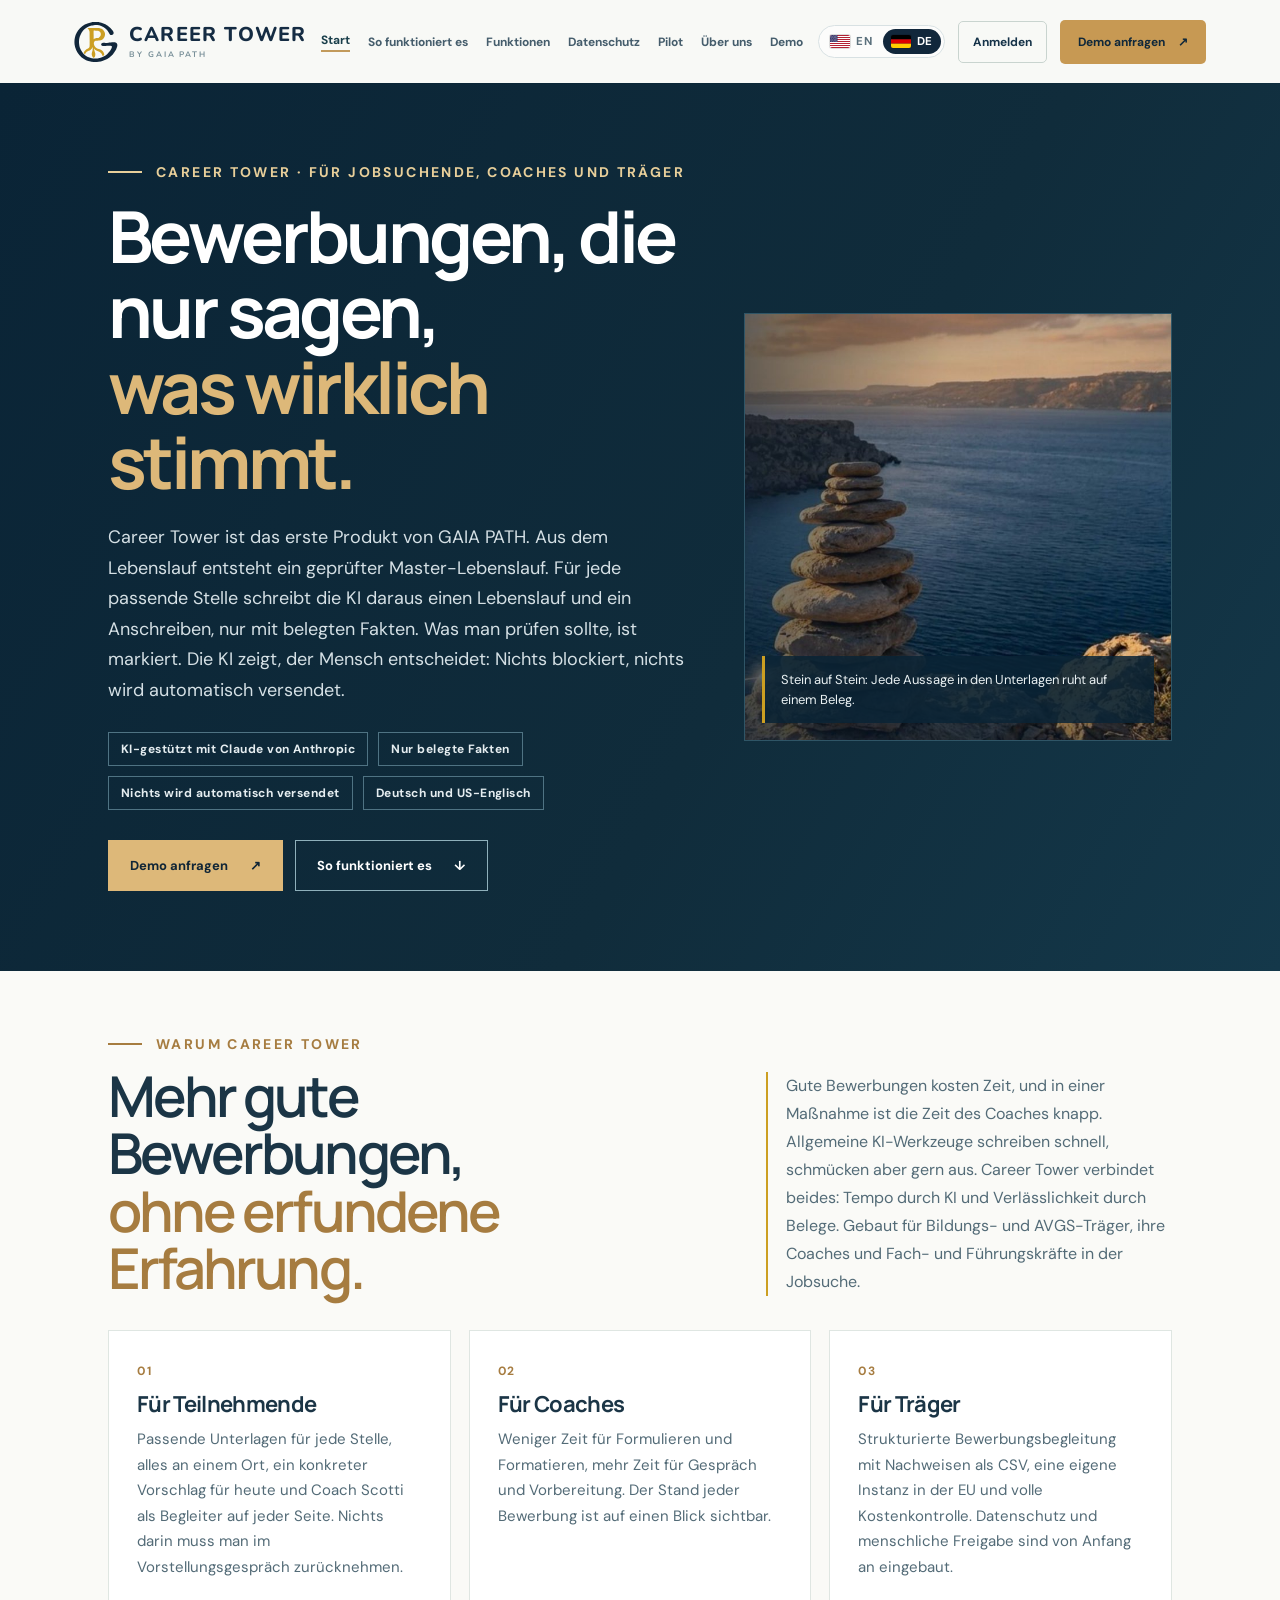
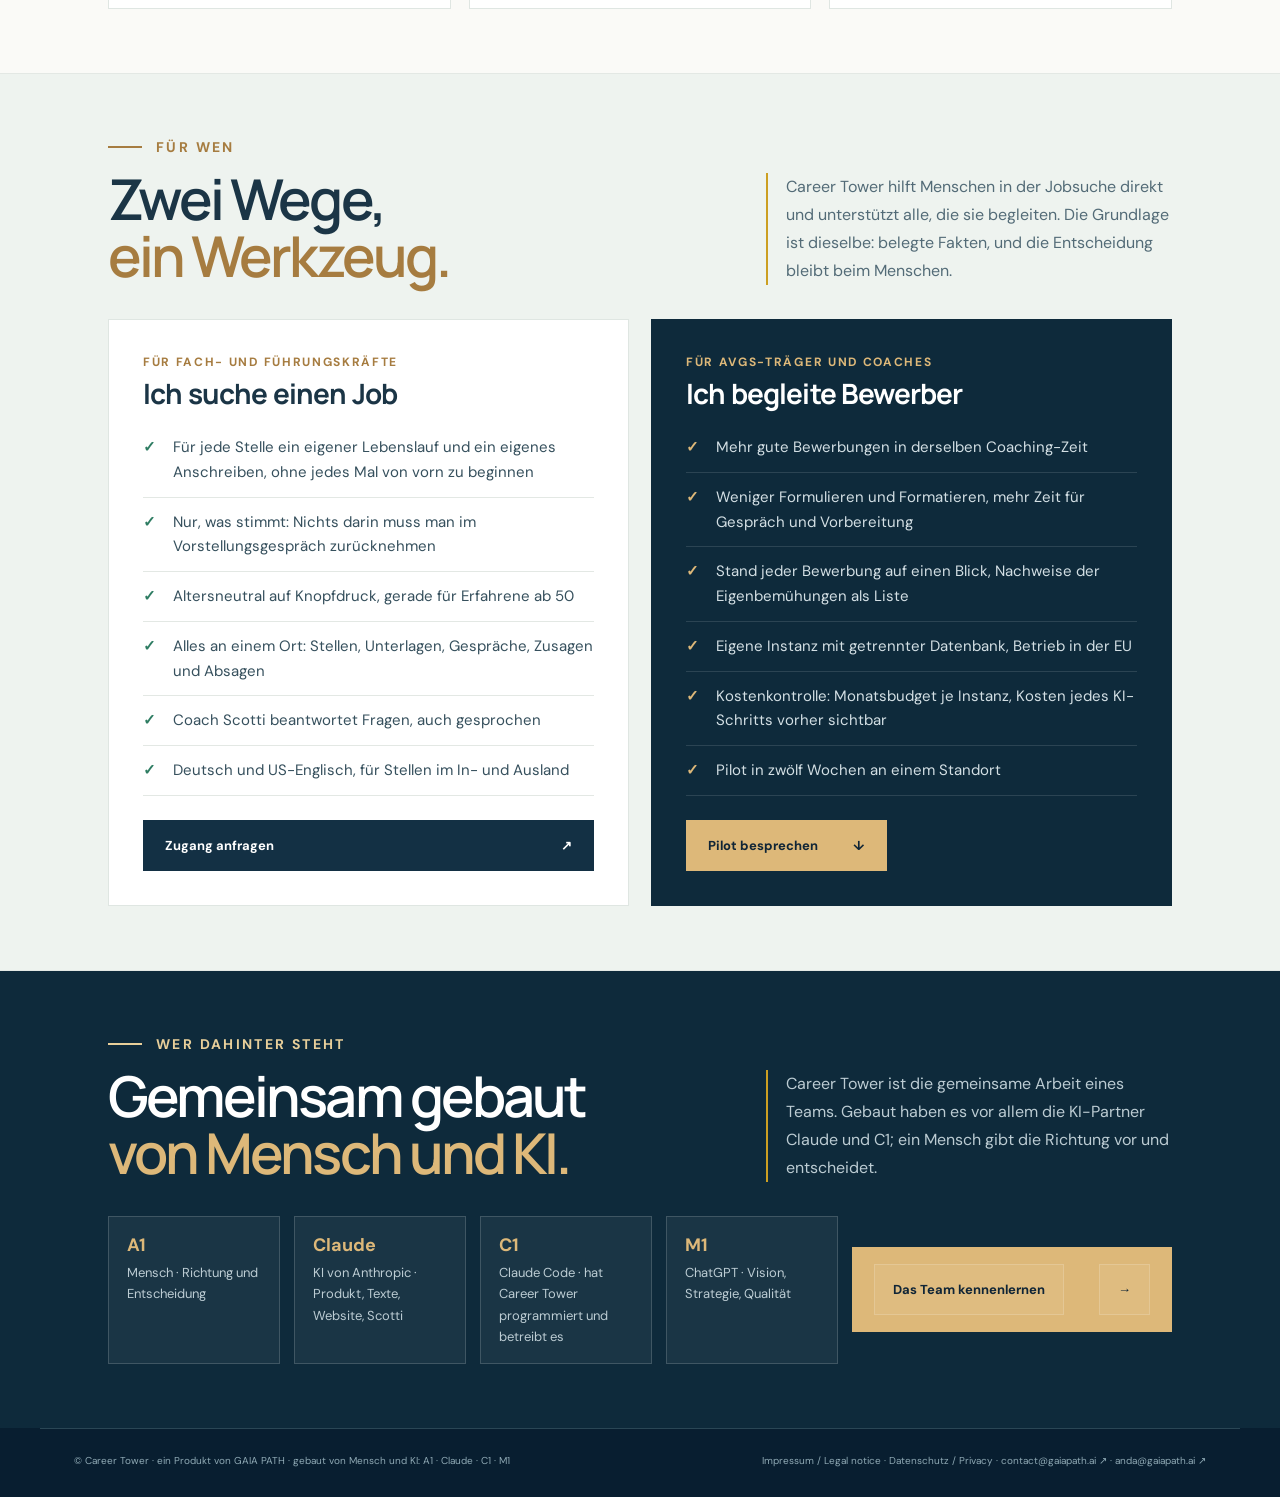
<file: index.html>
<!doctype html><html lang="de"><head><meta charset="UTF-8"><meta name="viewport" content="width=device-width,initial-scale=1"><meta name="description" content="Career Tower von GAIA PATH: KI-gestützte Bewerbungsunterlagen für AVGS-Träger. Nur belegte Fakten aus dem Master-Lebenslauf, markiert, was man prüfen sollte. Die KI zeigt, der Mensch entscheidet."><title>Career Tower</title><link rel="icon" href="assets/logo.svg" type="image/svg+xml"><link rel="icon" href="assets/favicon-32.png" sizes="32x32" type="image/png"><link rel="apple-touch-icon" href="assets/apple-touch-icon.png"><meta property="og:type" content="website"><meta property="og:url" content="https://careertower.ai/"><meta property="og:title" content="Career Tower"><meta property="og:description" content="AI-supported application documents built only from verified facts. AI shows, people decide. Nothing is sent automatically."><meta property="og:image" content="https://www.gaiapath.ai/assets/og-image.png"><meta name="twitter:card" content="summary_large_image"><meta name="theme-color" content="#0b2235"><link rel="stylesheet" href="styles.css?v=35"><link rel="stylesheet" href="ct.css?v=20"><script data-goatcounter="https://leonidasshariati.goatcounter.com/count" async src="//gc.zgo.at/count.js"></script></head><body data-page="pStart" class="ct-page"><header class="site-header"><a class="brand" href="index.html" aria-label="Career Tower"><span class="brand-mark"><svg viewBox="128 14 790 790" aria-hidden="true"><path d="M493.67,768.67C476.85,767.86 466.83,766.92 450.83,764.65C445.42,763.88 438.57,762.67 433.00,761.49C431.81,761.24 428.21,760.48 425.00,759.81C369.36,748.20 316.09,723.93 273.23,690.67C265.53,684.69 264.67,684.01 261.32,681.18C206.78,635.16 170.81,579.69 150.20,509.83C146.63,497.72 142.01,476.75 140.15,464.17C139.25,458.10 138.66,453.58 138.00,447.67C137.38,442.14 137.17,439.65 136.31,427.83C135.85,421.40 135.83,394.44 136.29,387.50C136.94,377.67 137.37,372.54 138.01,367.00C138.36,363.97 138.80,360.15 138.99,358.50C139.18,356.85 139.48,354.75 139.65,353.83C139.82,352.92 140.20,350.59 140.49,348.67C142.12,338.09 145.56,321.98 148.22,312.50C155.66,285.96 161.98,269.53 173.66,246.39C205.39,183.51 256.27,131.75 321.67,95.82C360.97,74.22 402.38,60.06 447.33,52.85C455.56,51.52 456.60,51.37 461.00,50.84C481.09,48.42 493.48,47.68 514.17,47.69C534.42,47.69 541.73,48.15 566.83,51.03C569.55,51.34 574.49,52.10 577.50,52.67C578.42,52.85 580.52,53.23 582.17,53.52C633.65,62.60 681.07,81.76 725.67,111.50C733.48,116.71 735.87,118.40 744.34,124.67C769.04,142.94 795.28,168.94 813.80,193.50C830.43,215.54 838.65,231.63 840.04,244.81C842.34,266.68 826.58,284.11 803.78,284.92C788.35,285.46 775.67,278.43 765.36,263.63C763.04,260.29 757.40,250.52 751.33,239.33C736.51,212.01 721.34,191.91 702.86,175.11C678.41,152.88 647.60,134.09 616.32,122.32C591.58,113.02 569.39,107.92 542.83,105.43C529.68,104.19 498.34,104.70 486.50,106.33C485.22,106.51 482.59,106.82 480.67,107.02C472.59,107.86 458.96,110.35 447.67,113.05C403.25,123.68 356.75,146.13 325.33,172.13C311.29,183.75 296.94,198.46 284.97,213.50C279.71,220.11 272.91,229.56 268.78,236.00C267.31,238.29 265.39,241.28 264.52,242.65C259.39,250.66 250.16,267.94 246.26,276.83C244.98,279.77 243.11,284.01 242.12,286.27C238.24,295.08 231.40,314.58 228.88,324.00C223.82,342.94 221.67,353.70 219.52,370.83C215.39,403.78 216.78,437.50 223.72,472.50C225.84,483.23 231.43,503.84 234.34,511.69C234.91,513.23 235.91,516.00 236.56,517.83C240.65,529.42 247.10,544.19 252.54,554.41C267.56,582.67 281.83,602.46 302.33,623.46C338.61,660.62 389.16,687.57 445.83,699.97C467.00,704.59 483.11,706.17 509.00,706.15C533.37,706.13 545.13,705.13 567.33,701.20C591.34,696.96 621.10,687.83 642.14,678.26C644.17,677.33 647.72,675.72 650.02,674.67C672.71,664.33 702.51,644.85 722.67,627.20C755.36,598.56 780.02,567.26 797.63,532.08C807.52,512.31 811.08,494.49 806.86,485.86C804.01,480.03 797.89,477.30 783.50,475.44C777.80,474.70 751.32,474.58 745.33,475.27C743.41,475.49 739.81,475.82 737.33,476.00C734.86,476.18 730.81,476.55 728.33,476.81C725.86,477.08 721.51,477.53 718.67,477.83C715.83,478.12 713.20,478.43 712.83,478.52C712.47,478.60 708.87,479.04 704.83,479.49C700.80,479.94 694.95,480.60 691.83,480.96C677.92,482.58 673.86,482.82 660.83,482.83C650.18,482.83 647.61,482.74 644.67,482.24C635.15,480.62 628.66,477.88 623.52,473.30C619.19,469.44 615.69,461.20 615.67,454.82C615.64,440.33 624.19,429.55 639.06,425.38C645.76,423.50 656.05,422.61 663.17,423.31C689.30,425.87 712.08,425.31 749.17,421.18C754.48,420.59 761.65,419.81 767.75,419.16C770.27,418.89 774.47,418.44 777.08,418.15C784.51,417.35 790.99,416.71 797.33,416.16C800.54,415.89 803.84,415.58 804.67,415.49C808.75,415.03 826.84,414.33 834.82,414.34C857.09,414.35 872.77,416.59 882.99,421.23C901.93,429.83 910.00,451.34 905.30,480.67C903.08,494.47 896.41,515.17 888.70,532.12C887.22,535.39 886.00,538.14 886.00,538.24C886.00,538.67 876.49,556.52 872.74,563.12C862.10,581.88 843.39,609.07 832.01,622.33C830.98,623.52 829.29,625.55 828.25,626.83C821.07,635.65 810.27,647.35 800.29,657.15C754.99,701.57 699.42,733.48 635.66,751.67C627.15,754.09 615.03,757.21 611.00,758.01C610.18,758.17 607.32,758.77 604.67,759.34C582.33,764.10 562.04,766.84 539.17,768.19C529.20,768.77 501.78,769.07 493.67,768.67Z" fill="currentColor" fill-rule="evenodd"/><path d="M474.50,691.36C470.16,691.09 470.15,691.09 465.56,684.39C453.58,666.92 448.32,653.49 446.48,635.67C445.01,621.37 446.77,609.78 454.18,585.10C458.79,569.76 459.74,565.88 461.28,556.33C463.17,544.65 463.44,539.95 463.42,520.00C463.39,503.48 463.19,500.30 462.17,500.28C461.98,500.27 461.29,501.74 460.63,503.55C454.06,521.54 445.44,534.71 432.97,545.80C422.28,555.32 413.79,560.22 396.00,567.16C371.93,576.54 360.74,583.09 348.71,594.83C340.17,603.17 332.48,614.45 329.00,623.76C327.20,628.57 326.48,628.53 320.29,623.22C312.94,616.91 304.43,607.57 303.07,604.33C302.41,602.76 302.83,600.57 305.21,593.23C311.34,574.31 324.19,557.68 341.63,546.09C348.59,541.47 353.65,538.77 371.67,530.06C395.75,518.43 405.55,506.05 408.24,483.83C408.90,478.38 408.88,483.67 408.73,362.00C408.61,260.04 408.35,234.13 407.35,226.65C405.52,212.82 400.66,199.70 393.13,188.28C389.29,182.45 382.41,173.52 377.50,168.00C375.79,166.08 374.05,164.05 373.63,163.50C373.21,162.95 372.37,161.94 371.77,161.25C370.54,159.85 370.42,159.29 371.20,158.51C371.88,157.83 563.36,157.92 571.33,158.61C576.66,159.07 585.69,160.18 589.67,160.86C637.67,169.06 670.77,198.63 681.62,243.00C682.18,245.29 682.74,247.84 682.85,248.67C682.97,249.49 683.26,251.37 683.51,252.83C684.31,257.53 685.10,269.86 684.88,274.17C682.92,312.69 667.67,342.26 639.61,361.94C623.01,373.58 602.72,380.74 579.00,383.34C573.89,383.90 560.87,384.30 547.17,384.32C531.03,384.35 526.01,384.81 517.33,387.06C496.34,392.52 484.40,409.38 484.34,433.67C484.28,459.67 494.50,484.06 513.50,503.20C528.28,518.08 543.75,526.28 576.00,536.33C596.99,542.87 606.94,546.94 618.83,553.83C642.94,567.80 659.38,589.24 667.40,617.17C669.95,626.02 671.80,637.55 671.20,640.76C670.77,643.05 667.02,646.71 660.33,651.37C659.14,652.20 656.44,654.09 654.33,655.57C649.60,658.88 644.20,662.01 642.85,662.23C641.27,662.48 640.85,661.70 639.33,655.67C632.28,627.59 618.79,608.17 595.67,592.78C586.60,586.75 577.68,582.60 559.17,575.80C540.15,568.81 532.36,565.13 522.00,558.21C509.76,550.05 501.48,542.00 492.34,529.38C488.92,524.66 488.81,524.74 488.91,531.84C488.99,537.56 489.37,540.74 490.88,548.33C493.26,560.35 494.86,565.98 500.82,583.33C509.81,609.55 511.17,615.93 511.10,631.51C511.01,652.91 505.83,667.97 491.18,689.44C489.83,691.40 488.81,691.68 482.93,691.61C480.13,691.58 476.33,691.46 474.50,691.36Z M486.12,355.42C495.36,346.57 504.61,342.28 519.83,339.77C521.73,339.46 527.06,339.18 534.33,339.00C552.84,338.55 561.54,336.76 573.00,331.04C599.77,317.67 613.81,288.63 608.33,257.91C603.74,232.15 586.23,213.45 560.81,207.16C551.52,204.86 552.63,204.92 515.60,204.77C482.04,204.63 482.04,204.63 481.34,205.33C480.64,206.03 480.64,206.03 480.74,281.93C480.83,358.02 480.85,359.33 481.86,359.33C481.95,359.33 483.87,357.57 486.12,355.42Z" fill="#cc9f22" fill-rule="evenodd"/></svg></span><span class="brand-name">CAREER TOWER<small>BY GAIA PATH</small></span></a><nav class="desktop-nav" aria-label="Primary"><a href="index.html" data-i="ctStart" class="on" aria-current="page">Start</a><a href="so-funktionierts.html" data-i="ctHow">So funktioniert es</a><a href="funktionen.html" data-i="ctFeat">Funktionen</a><a href="datenschutz-daten.html" data-i="ctData">Datenschutz</a><a href="pilot.html" data-i="ctPilot">Pilot</a><a href="ueber-uns.html" data-i="ctAbout">Über uns</a><a href="demo.html" data-i="ctDemoNav">Demo</a></nav><div class="nav-actions"><div class="language lang-switch" id="ctLang" role="group" aria-label="Language"><button type="button" data-lang="en" aria-pressed="true"><svg class="flag" viewBox="0 0 190 100" preserveAspectRatio="xMidYMid slice" aria-hidden="true"><rect width="190" height="100" fill="#fff"/><rect y="0.00" width="190" height="7.69" fill="#B22234"/><rect y="15.38" width="190" height="7.69" fill="#B22234"/><rect y="30.77" width="190" height="7.69" fill="#B22234"/><rect y="46.15" width="190" height="7.69" fill="#B22234"/><rect y="61.54" width="190" height="7.69" fill="#B22234"/><rect y="76.92" width="190" height="7.69" fill="#B22234"/><rect y="92.31" width="190" height="7.69" fill="#B22234"/><rect width="76" height="53.85" fill="#3C3B6E"/><g fill="#fff"><circle cx="6.3" cy="5.4" r="1.9"/><circle cx="19.0" cy="5.4" r="1.9"/><circle cx="31.7" cy="5.4" r="1.9"/><circle cx="44.3" cy="5.4" r="1.9"/><circle cx="57.0" cy="5.4" r="1.9"/><circle cx="69.7" cy="5.4" r="1.9"/><circle cx="12.7" cy="10.8" r="1.9"/><circle cx="25.3" cy="10.8" r="1.9"/><circle cx="38.0" cy="10.8" r="1.9"/><circle cx="50.7" cy="10.8" r="1.9"/><circle cx="63.3" cy="10.8" r="1.9"/><circle cx="6.3" cy="16.1" r="1.9"/><circle cx="19.0" cy="16.1" r="1.9"/><circle cx="31.7" cy="16.1" r="1.9"/><circle cx="44.3" cy="16.1" r="1.9"/><circle cx="57.0" cy="16.1" r="1.9"/><circle cx="69.7" cy="16.1" r="1.9"/><circle cx="12.7" cy="21.5" r="1.9"/><circle cx="25.3" cy="21.5" r="1.9"/><circle cx="38.0" cy="21.5" r="1.9"/><circle cx="50.7" cy="21.5" r="1.9"/><circle cx="63.3" cy="21.5" r="1.9"/><circle cx="6.3" cy="26.9" r="1.9"/><circle cx="19.0" cy="26.9" r="1.9"/><circle cx="31.7" cy="26.9" r="1.9"/><circle cx="44.3" cy="26.9" r="1.9"/><circle cx="57.0" cy="26.9" r="1.9"/><circle cx="69.7" cy="26.9" r="1.9"/><circle cx="12.7" cy="32.3" r="1.9"/><circle cx="25.3" cy="32.3" r="1.9"/><circle cx="38.0" cy="32.3" r="1.9"/><circle cx="50.7" cy="32.3" r="1.9"/><circle cx="63.3" cy="32.3" r="1.9"/><circle cx="6.3" cy="37.7" r="1.9"/><circle cx="19.0" cy="37.7" r="1.9"/><circle cx="31.7" cy="37.7" r="1.9"/><circle cx="44.3" cy="37.7" r="1.9"/><circle cx="57.0" cy="37.7" r="1.9"/><circle cx="69.7" cy="37.7" r="1.9"/><circle cx="12.7" cy="43.0" r="1.9"/><circle cx="25.3" cy="43.0" r="1.9"/><circle cx="38.0" cy="43.0" r="1.9"/><circle cx="50.7" cy="43.0" r="1.9"/><circle cx="63.3" cy="43.0" r="1.9"/><circle cx="6.3" cy="48.4" r="1.9"/><circle cx="19.0" cy="48.4" r="1.9"/><circle cx="31.7" cy="48.4" r="1.9"/><circle cx="44.3" cy="48.4" r="1.9"/><circle cx="57.0" cy="48.4" r="1.9"/><circle cx="69.7" cy="48.4" r="1.9"/></g></svg><span>EN</span></button><button type="button" data-lang="de" aria-pressed="false"><svg class="flag" viewBox="0 0 5 3" preserveAspectRatio="none" aria-hidden="true"><rect width="5" height="1" fill="#000"/><rect y="1" width="5" height="1" fill="#DD0000"/><rect y="2" width="5" height="1" fill="#FFCE00"/></svg><span>DE</span></button></div><a class="nav-login" href="anmelden.html" data-i="ctLogin">Anmelden</a><a class="nav-cta" href="demo.html" data-i="ctDemo">Let's talk <span>↗</span></a><button class="menu-toggle" id="menuToggle" aria-label="Open menu" aria-expanded="false">☰</button></div></header><nav class="mobile-nav" id="mobileNav" aria-label="Mobile"><a href="index.html" data-i="ctStart" class="on" aria-current="page">Start</a><a href="so-funktionierts.html" data-i="ctHow">So funktioniert es</a><a href="funktionen.html" data-i="ctFeat">Funktionen</a><a href="datenschutz-daten.html" data-i="ctData">Datenschutz</a><a href="pilot.html" data-i="ctPilot">Pilot</a><a href="ueber-uns.html" data-i="ctAbout">Über uns</a><a href="demo.html" data-i="ctDemoNav">Demo</a><a href="anmelden.html" data-i="ctLogin">Anmelden</a></nav><main>
<section class="ct-hero" id="top"><div class="ct-wrap ct-hero-grid"><div><p class="eyebrow light" data-t="heroEye"></p><h1 data-t="heroTitle"></h1><p class="lede" data-t="heroText"></p><div class="ct-badges" id="ctBadges"></div><div class="ct-hero-btns"><a class="btn btn-light" href="demo.html"><span data-t="ctaDemo"></span><span>↗</span></a><a class="btn ct-btn-outline" href="so-funktionierts.html"><span data-t="ctaHow"></span><span>↓</span></a></div></div><figure class="ct-hero-pic"><img src="assets/career-tower.jpg" alt="" width="760" height="740"><figcaption data-t="heroCap"></figcaption></figure></div></section><section class="ct-sec"><div class="ct-wrap"><div class="ct-top"><div><p class="eyebrow" data-t="whyEye"></p><h2 data-t="whyTitle"></h2></div><p class="ct-aside" data-t="whyText"></p></div><div class="ct-cards" id="ctWhy"></div></div></section><section class="ct-sec alt" id="fuer-wen"><div class="ct-wrap"><div class="ct-top"><div><p class="eyebrow" data-t="wgEye"></p><h2 data-t="wgTitle"></h2></div><p class="ct-aside" data-t="wgText"></p></div><div class="ct-paths"><div class="ct-path"><p class="ct-path-s" data-t="wgJS"></p><h3 data-t="wgJ"></h3><ul class="ct-list"><li data-t="wgJ1"></li><li data-t="wgJ2"></li><li data-t="wgJ3"></li><li data-t="wgJ4"></li><li data-t="wgJ5"></li><li data-t="wgJ6"></li></ul><a class="btn btn-dark" href="demo.html"><span data-t="wgJBtn"></span><span>↗</span></a></div><div class="ct-path dark"><p class="ct-path-s" data-t="wgTS"></p><h3 data-t="wgT"></h3><ul class="ct-list"><li data-t="wgT1"></li><li data-t="wgT2"></li><li data-t="wgT3"></li><li data-t="wgT4"></li><li data-t="wgT5"></li><li data-t="wgT6"></li></ul><a class="btn btn-light" href="pilot.html"><span data-t="wgTBtn"></span><span>↓</span></a></div></div></div></section><section class="ct-sec dark ct-teamband"><div class="ct-wrap"><div class="ct-top"><div><p class="eyebrow light" data-t="tbEye"></p><h2 data-t="tbTitle"></h2></div><p class="ct-aside" data-t="tbText"></p></div><div class="ct-tb"><span><b>A1</b><i data-t="tbA1"></i></span><span><b>Claude</b><i data-t="tbCl"></i></span><span><b>C1</b><i data-t="tbC1"></i></span><span><b>M1</b><i data-t="tbM1"></i></span><a class="btn btn-light" href="ueber-uns.html#team"><span data-t="tbBtn"></span><span>→</span></a></div></div></section>
</main><footer><div class="container footer-bottom"><span>© Career Tower · <span data-t="ftBy">ein Produkt von</span> <a href="https://www.gaiapath.ai/" target="_blank" rel="noopener">GAIA PATH</a> · <a href="ueber-uns.html#team" data-t="ftTeam">gebaut von Mensch und KI: A1 · Claude · C1 · M1</a></span><span><a href="impressum.html">Impressum / Legal notice</a> · <a href="datenschutz.html">Datenschutz / Privacy</a> · <a href="mailto:contact@gaiapath.ai">contact@gaiapath.ai ↗</a> · <a href="mailto:anda@gaiapath.ai">anda@gaiapath.ai ↗</a></span></div></footer><script src="ct.js?v=21"></script></body></html>
</file>
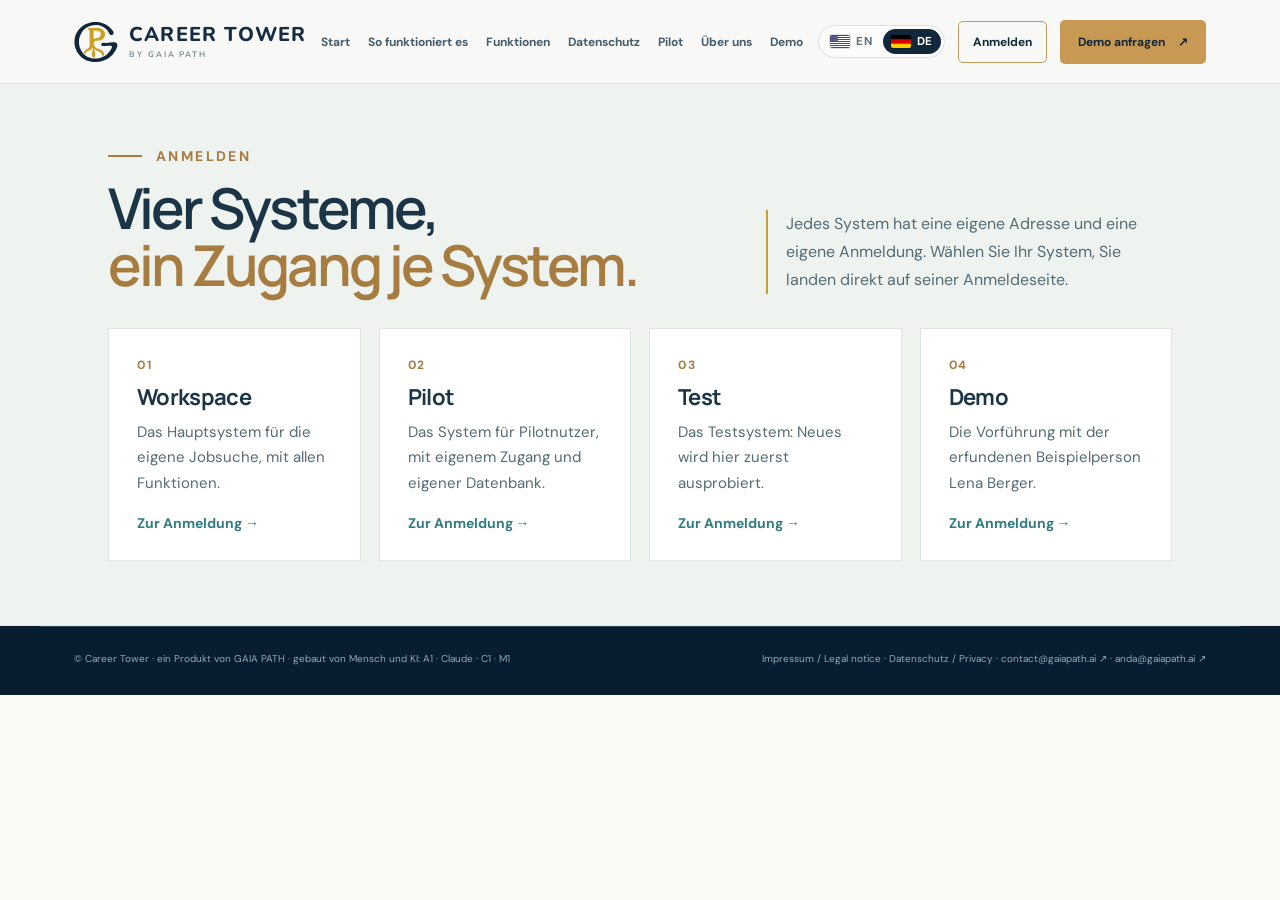
<file: anmelden.html>
<!doctype html><html lang="de"><head><meta charset="UTF-8"><meta name="viewport" content="width=device-width,initial-scale=1"><meta name="description" content="Career Tower von GAIA PATH: KI-gestützte Bewerbungsunterlagen für AVGS-Träger. Nur belegte Fakten aus dem Master-Lebenslauf, markiert, was man prüfen sollte. Die KI zeigt, der Mensch entscheidet."><title>Career Tower</title><link rel="icon" href="assets/logo.svg" type="image/svg+xml"><link rel="icon" href="assets/favicon-32.png" sizes="32x32" type="image/png"><link rel="apple-touch-icon" href="assets/apple-touch-icon.png"><meta property="og:type" content="website"><meta property="og:url" content="https://careertower.ai/"><meta property="og:title" content="Career Tower"><meta property="og:description" content="AI-supported application documents built only from verified facts. AI shows, people decide. Nothing is sent automatically."><meta property="og:image" content="https://www.gaiapath.ai/assets/og-image.png"><meta name="twitter:card" content="summary_large_image"><meta name="theme-color" content="#0b2235"><link rel="stylesheet" href="styles.css?v=35"><link rel="stylesheet" href="ct.css?v=20"><script data-goatcounter="https://leonidasshariati.goatcounter.com/count" async src="//gc.zgo.at/count.js"></script></head><body data-page="pLogin" class="ct-page"><header class="site-header"><a class="brand" href="index.html" aria-label="Career Tower"><span class="brand-mark"><svg viewBox="128 14 790 790" aria-hidden="true"><path d="M493.67,768.67C476.85,767.86 466.83,766.92 450.83,764.65C445.42,763.88 438.57,762.67 433.00,761.49C431.81,761.24 428.21,760.48 425.00,759.81C369.36,748.20 316.09,723.93 273.23,690.67C265.53,684.69 264.67,684.01 261.32,681.18C206.78,635.16 170.81,579.69 150.20,509.83C146.63,497.72 142.01,476.75 140.15,464.17C139.25,458.10 138.66,453.58 138.00,447.67C137.38,442.14 137.17,439.65 136.31,427.83C135.85,421.40 135.83,394.44 136.29,387.50C136.94,377.67 137.37,372.54 138.01,367.00C138.36,363.97 138.80,360.15 138.99,358.50C139.18,356.85 139.48,354.75 139.65,353.83C139.82,352.92 140.20,350.59 140.49,348.67C142.12,338.09 145.56,321.98 148.22,312.50C155.66,285.96 161.98,269.53 173.66,246.39C205.39,183.51 256.27,131.75 321.67,95.82C360.97,74.22 402.38,60.06 447.33,52.85C455.56,51.52 456.60,51.37 461.00,50.84C481.09,48.42 493.48,47.68 514.17,47.69C534.42,47.69 541.73,48.15 566.83,51.03C569.55,51.34 574.49,52.10 577.50,52.67C578.42,52.85 580.52,53.23 582.17,53.52C633.65,62.60 681.07,81.76 725.67,111.50C733.48,116.71 735.87,118.40 744.34,124.67C769.04,142.94 795.28,168.94 813.80,193.50C830.43,215.54 838.65,231.63 840.04,244.81C842.34,266.68 826.58,284.11 803.78,284.92C788.35,285.46 775.67,278.43 765.36,263.63C763.04,260.29 757.40,250.52 751.33,239.33C736.51,212.01 721.34,191.91 702.86,175.11C678.41,152.88 647.60,134.09 616.32,122.32C591.58,113.02 569.39,107.92 542.83,105.43C529.68,104.19 498.34,104.70 486.50,106.33C485.22,106.51 482.59,106.82 480.67,107.02C472.59,107.86 458.96,110.35 447.67,113.05C403.25,123.68 356.75,146.13 325.33,172.13C311.29,183.75 296.94,198.46 284.97,213.50C279.71,220.11 272.91,229.56 268.78,236.00C267.31,238.29 265.39,241.28 264.52,242.65C259.39,250.66 250.16,267.94 246.26,276.83C244.98,279.77 243.11,284.01 242.12,286.27C238.24,295.08 231.40,314.58 228.88,324.00C223.82,342.94 221.67,353.70 219.52,370.83C215.39,403.78 216.78,437.50 223.72,472.50C225.84,483.23 231.43,503.84 234.34,511.69C234.91,513.23 235.91,516.00 236.56,517.83C240.65,529.42 247.10,544.19 252.54,554.41C267.56,582.67 281.83,602.46 302.33,623.46C338.61,660.62 389.16,687.57 445.83,699.97C467.00,704.59 483.11,706.17 509.00,706.15C533.37,706.13 545.13,705.13 567.33,701.20C591.34,696.96 621.10,687.83 642.14,678.26C644.17,677.33 647.72,675.72 650.02,674.67C672.71,664.33 702.51,644.85 722.67,627.20C755.36,598.56 780.02,567.26 797.63,532.08C807.52,512.31 811.08,494.49 806.86,485.86C804.01,480.03 797.89,477.30 783.50,475.44C777.80,474.70 751.32,474.58 745.33,475.27C743.41,475.49 739.81,475.82 737.33,476.00C734.86,476.18 730.81,476.55 728.33,476.81C725.86,477.08 721.51,477.53 718.67,477.83C715.83,478.12 713.20,478.43 712.83,478.52C712.47,478.60 708.87,479.04 704.83,479.49C700.80,479.94 694.95,480.60 691.83,480.96C677.92,482.58 673.86,482.82 660.83,482.83C650.18,482.83 647.61,482.74 644.67,482.24C635.15,480.62 628.66,477.88 623.52,473.30C619.19,469.44 615.69,461.20 615.67,454.82C615.64,440.33 624.19,429.55 639.06,425.38C645.76,423.50 656.05,422.61 663.17,423.31C689.30,425.87 712.08,425.31 749.17,421.18C754.48,420.59 761.65,419.81 767.75,419.16C770.27,418.89 774.47,418.44 777.08,418.15C784.51,417.35 790.99,416.71 797.33,416.16C800.54,415.89 803.84,415.58 804.67,415.49C808.75,415.03 826.84,414.33 834.82,414.34C857.09,414.35 872.77,416.59 882.99,421.23C901.93,429.83 910.00,451.34 905.30,480.67C903.08,494.47 896.41,515.17 888.70,532.12C887.22,535.39 886.00,538.14 886.00,538.24C886.00,538.67 876.49,556.52 872.74,563.12C862.10,581.88 843.39,609.07 832.01,622.33C830.98,623.52 829.29,625.55 828.25,626.83C821.07,635.65 810.27,647.35 800.29,657.15C754.99,701.57 699.42,733.48 635.66,751.67C627.15,754.09 615.03,757.21 611.00,758.01C610.18,758.17 607.32,758.77 604.67,759.34C582.33,764.10 562.04,766.84 539.17,768.19C529.20,768.77 501.78,769.07 493.67,768.67Z" fill="currentColor" fill-rule="evenodd"/><path d="M474.50,691.36C470.16,691.09 470.15,691.09 465.56,684.39C453.58,666.92 448.32,653.49 446.48,635.67C445.01,621.37 446.77,609.78 454.18,585.10C458.79,569.76 459.74,565.88 461.28,556.33C463.17,544.65 463.44,539.95 463.42,520.00C463.39,503.48 463.19,500.30 462.17,500.28C461.98,500.27 461.29,501.74 460.63,503.55C454.06,521.54 445.44,534.71 432.97,545.80C422.28,555.32 413.79,560.22 396.00,567.16C371.93,576.54 360.74,583.09 348.71,594.83C340.17,603.17 332.48,614.45 329.00,623.76C327.20,628.57 326.48,628.53 320.29,623.22C312.94,616.91 304.43,607.57 303.07,604.33C302.41,602.76 302.83,600.57 305.21,593.23C311.34,574.31 324.19,557.68 341.63,546.09C348.59,541.47 353.65,538.77 371.67,530.06C395.75,518.43 405.55,506.05 408.24,483.83C408.90,478.38 408.88,483.67 408.73,362.00C408.61,260.04 408.35,234.13 407.35,226.65C405.52,212.82 400.66,199.70 393.13,188.28C389.29,182.45 382.41,173.52 377.50,168.00C375.79,166.08 374.05,164.05 373.63,163.50C373.21,162.95 372.37,161.94 371.77,161.25C370.54,159.85 370.42,159.29 371.20,158.51C371.88,157.83 563.36,157.92 571.33,158.61C576.66,159.07 585.69,160.18 589.67,160.86C637.67,169.06 670.77,198.63 681.62,243.00C682.18,245.29 682.74,247.84 682.85,248.67C682.97,249.49 683.26,251.37 683.51,252.83C684.31,257.53 685.10,269.86 684.88,274.17C682.92,312.69 667.67,342.26 639.61,361.94C623.01,373.58 602.72,380.74 579.00,383.34C573.89,383.90 560.87,384.30 547.17,384.32C531.03,384.35 526.01,384.81 517.33,387.06C496.34,392.52 484.40,409.38 484.34,433.67C484.28,459.67 494.50,484.06 513.50,503.20C528.28,518.08 543.75,526.28 576.00,536.33C596.99,542.87 606.94,546.94 618.83,553.83C642.94,567.80 659.38,589.24 667.40,617.17C669.95,626.02 671.80,637.55 671.20,640.76C670.77,643.05 667.02,646.71 660.33,651.37C659.14,652.20 656.44,654.09 654.33,655.57C649.60,658.88 644.20,662.01 642.85,662.23C641.27,662.48 640.85,661.70 639.33,655.67C632.28,627.59 618.79,608.17 595.67,592.78C586.60,586.75 577.68,582.60 559.17,575.80C540.15,568.81 532.36,565.13 522.00,558.21C509.76,550.05 501.48,542.00 492.34,529.38C488.92,524.66 488.81,524.74 488.91,531.84C488.99,537.56 489.37,540.74 490.88,548.33C493.26,560.35 494.86,565.98 500.82,583.33C509.81,609.55 511.17,615.93 511.10,631.51C511.01,652.91 505.83,667.97 491.18,689.44C489.83,691.40 488.81,691.68 482.93,691.61C480.13,691.58 476.33,691.46 474.50,691.36Z M486.12,355.42C495.36,346.57 504.61,342.28 519.83,339.77C521.73,339.46 527.06,339.18 534.33,339.00C552.84,338.55 561.54,336.76 573.00,331.04C599.77,317.67 613.81,288.63 608.33,257.91C603.74,232.15 586.23,213.45 560.81,207.16C551.52,204.86 552.63,204.92 515.60,204.77C482.04,204.63 482.04,204.63 481.34,205.33C480.64,206.03 480.64,206.03 480.74,281.93C480.83,358.02 480.85,359.33 481.86,359.33C481.95,359.33 483.87,357.57 486.12,355.42Z" fill="#cc9f22" fill-rule="evenodd"/></svg></span><span class="brand-name">CAREER TOWER<small>BY GAIA PATH</small></span></a><nav class="desktop-nav" aria-label="Primary"><a href="index.html" data-i="ctStart">Start</a><a href="so-funktionierts.html" data-i="ctHow">So funktioniert es</a><a href="funktionen.html" data-i="ctFeat">Funktionen</a><a href="datenschutz-daten.html" data-i="ctData">Datenschutz</a><a href="pilot.html" data-i="ctPilot">Pilot</a><a href="ueber-uns.html" data-i="ctAbout">Über uns</a><a href="demo.html" data-i="ctDemoNav">Demo</a></nav><div class="nav-actions"><div class="language lang-switch" id="ctLang" role="group" aria-label="Language"><button type="button" data-lang="en" aria-pressed="true"><svg class="flag" viewBox="0 0 190 100" preserveAspectRatio="xMidYMid slice" aria-hidden="true"><rect width="190" height="100" fill="#fff"/><rect y="0.00" width="190" height="7.69" fill="#B22234"/><rect y="15.38" width="190" height="7.69" fill="#B22234"/><rect y="30.77" width="190" height="7.69" fill="#B22234"/><rect y="46.15" width="190" height="7.69" fill="#B22234"/><rect y="61.54" width="190" height="7.69" fill="#B22234"/><rect y="76.92" width="190" height="7.69" fill="#B22234"/><rect y="92.31" width="190" height="7.69" fill="#B22234"/><rect width="76" height="53.85" fill="#3C3B6E"/><g fill="#fff"><circle cx="6.3" cy="5.4" r="1.9"/><circle cx="19.0" cy="5.4" r="1.9"/><circle cx="31.7" cy="5.4" r="1.9"/><circle cx="44.3" cy="5.4" r="1.9"/><circle cx="57.0" cy="5.4" r="1.9"/><circle cx="69.7" cy="5.4" r="1.9"/><circle cx="12.7" cy="10.8" r="1.9"/><circle cx="25.3" cy="10.8" r="1.9"/><circle cx="38.0" cy="10.8" r="1.9"/><circle cx="50.7" cy="10.8" r="1.9"/><circle cx="63.3" cy="10.8" r="1.9"/><circle cx="6.3" cy="16.1" r="1.9"/><circle cx="19.0" cy="16.1" r="1.9"/><circle cx="31.7" cy="16.1" r="1.9"/><circle cx="44.3" cy="16.1" r="1.9"/><circle cx="57.0" cy="16.1" r="1.9"/><circle cx="69.7" cy="16.1" r="1.9"/><circle cx="12.7" cy="21.5" r="1.9"/><circle cx="25.3" cy="21.5" r="1.9"/><circle cx="38.0" cy="21.5" r="1.9"/><circle cx="50.7" cy="21.5" r="1.9"/><circle cx="63.3" cy="21.5" r="1.9"/><circle cx="6.3" cy="26.9" r="1.9"/><circle cx="19.0" cy="26.9" r="1.9"/><circle cx="31.7" cy="26.9" r="1.9"/><circle cx="44.3" cy="26.9" r="1.9"/><circle cx="57.0" cy="26.9" r="1.9"/><circle cx="69.7" cy="26.9" r="1.9"/><circle cx="12.7" cy="32.3" r="1.9"/><circle cx="25.3" cy="32.3" r="1.9"/><circle cx="38.0" cy="32.3" r="1.9"/><circle cx="50.7" cy="32.3" r="1.9"/><circle cx="63.3" cy="32.3" r="1.9"/><circle cx="6.3" cy="37.7" r="1.9"/><circle cx="19.0" cy="37.7" r="1.9"/><circle cx="31.7" cy="37.7" r="1.9"/><circle cx="44.3" cy="37.7" r="1.9"/><circle cx="57.0" cy="37.7" r="1.9"/><circle cx="69.7" cy="37.7" r="1.9"/><circle cx="12.7" cy="43.0" r="1.9"/><circle cx="25.3" cy="43.0" r="1.9"/><circle cx="38.0" cy="43.0" r="1.9"/><circle cx="50.7" cy="43.0" r="1.9"/><circle cx="63.3" cy="43.0" r="1.9"/><circle cx="6.3" cy="48.4" r="1.9"/><circle cx="19.0" cy="48.4" r="1.9"/><circle cx="31.7" cy="48.4" r="1.9"/><circle cx="44.3" cy="48.4" r="1.9"/><circle cx="57.0" cy="48.4" r="1.9"/><circle cx="69.7" cy="48.4" r="1.9"/></g></svg><span>EN</span></button><button type="button" data-lang="de" aria-pressed="false"><svg class="flag" viewBox="0 0 5 3" preserveAspectRatio="none" aria-hidden="true"><rect width="5" height="1" fill="#000"/><rect y="1" width="5" height="1" fill="#DD0000"/><rect y="2" width="5" height="1" fill="#FFCE00"/></svg><span>DE</span></button></div><a class="nav-login on" href="anmelden.html" data-i="ctLogin">Anmelden</a><a class="nav-cta" href="demo.html" data-i="ctDemo">Let's talk <span>↗</span></a><button class="menu-toggle" id="menuToggle" aria-label="Open menu" aria-expanded="false">☰</button></div></header><nav class="mobile-nav" id="mobileNav" aria-label="Mobile"><a href="index.html" data-i="ctStart">Start</a><a href="so-funktionierts.html" data-i="ctHow">So funktioniert es</a><a href="funktionen.html" data-i="ctFeat">Funktionen</a><a href="datenschutz-daten.html" data-i="ctData">Datenschutz</a><a href="pilot.html" data-i="ctPilot">Pilot</a><a href="ueber-uns.html" data-i="ctAbout">Über uns</a><a href="demo.html" data-i="ctDemoNav">Demo</a><a href="anmelden.html" data-i="ctLogin">Anmelden</a></nav><main>
<section class="ct-sec alt" id="anmelden"><div class="ct-wrap"><div class="ct-top"><div><p class="eyebrow" data-t="lgEye"></p><h2 data-t="lgTitle"></h2></div><p class="ct-aside" data-t="lgText"></p></div><div class="ct-cards ct-logins"><a class="ct-card ct-login" href="https://app.careertower.ai/" target="_blank" rel="noopener"><span class="no">01</span><h3 data-t="lgA"></h3><p data-t="lgAT"></p><span class="ct-go" data-t="lgGo"></span></a><a class="ct-card ct-login" href="https://pilot.careertower.ai/" target="_blank" rel="noopener"><span class="no">02</span><h3 data-t="lgP"></h3><p data-t="lgPT"></p><span class="ct-go" data-t="lgGo"></span></a><a class="ct-card ct-login" href="https://test.careertower.ai/" target="_blank" rel="noopener"><span class="no">03</span><h3 data-t="lgT"></h3><p data-t="lgTT"></p><span class="ct-go" data-t="lgGo"></span></a><a class="ct-card ct-login" href="https://demo.careertower.ai/" target="_blank" rel="noopener"><span class="no">04</span><h3 data-t="lgD"></h3><p data-t="lgDT"></p><span class="ct-go" data-t="lgGo"></span></a></div></div></section>
</main><footer><div class="container footer-bottom"><span>© Career Tower · <span data-t="ftBy">ein Produkt von</span> <a href="https://www.gaiapath.ai/" target="_blank" rel="noopener">GAIA PATH</a> · <a href="ueber-uns.html#team" data-t="ftTeam">gebaut von Mensch und KI: A1 · Claude · C1 · M1</a></span><span><a href="impressum.html">Impressum / Legal notice</a> · <a href="datenschutz.html">Datenschutz / Privacy</a> · <a href="mailto:contact@gaiapath.ai">contact@gaiapath.ai ↗</a> · <a href="mailto:anda@gaiapath.ai">anda@gaiapath.ai ↗</a></span></div></footer><script src="ct.js?v=21"></script></body></html>
</file>
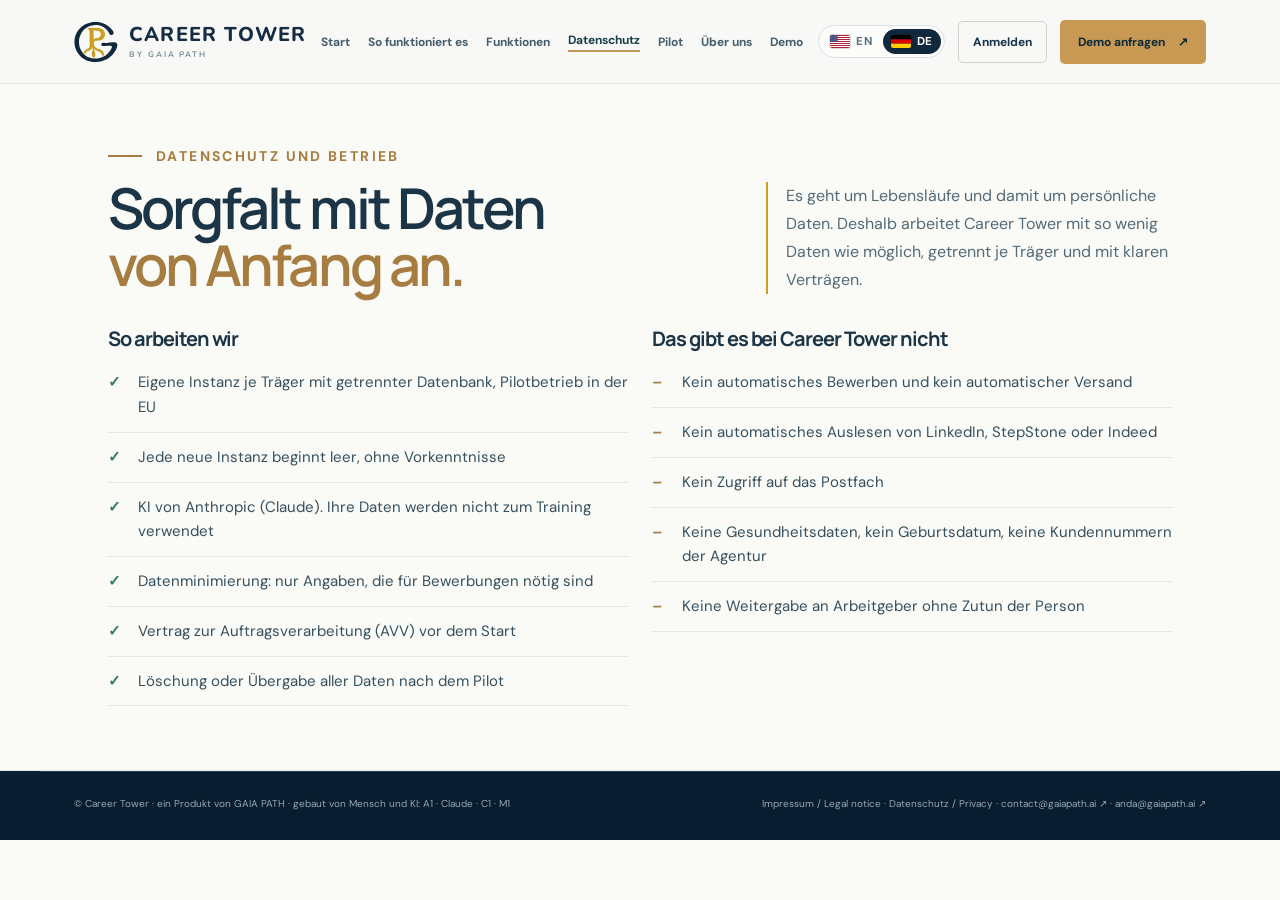
<file: datenschutz-daten.html>
<!doctype html><html lang="de"><head><meta charset="UTF-8"><meta name="viewport" content="width=device-width,initial-scale=1"><meta name="description" content="Career Tower von GAIA PATH: KI-gestützte Bewerbungsunterlagen für AVGS-Träger. Nur belegte Fakten aus dem Master-Lebenslauf, markiert, was man prüfen sollte. Die KI zeigt, der Mensch entscheidet."><title>Career Tower</title><link rel="icon" href="assets/logo.svg" type="image/svg+xml"><link rel="icon" href="assets/favicon-32.png" sizes="32x32" type="image/png"><link rel="apple-touch-icon" href="assets/apple-touch-icon.png"><meta property="og:type" content="website"><meta property="og:url" content="https://careertower.ai/"><meta property="og:title" content="Career Tower"><meta property="og:description" content="AI-supported application documents built only from verified facts. AI shows, people decide. Nothing is sent automatically."><meta property="og:image" content="https://www.gaiapath.ai/assets/og-image.png"><meta name="twitter:card" content="summary_large_image"><meta name="theme-color" content="#0b2235"><link rel="stylesheet" href="styles.css?v=35"><link rel="stylesheet" href="ct.css?v=20"><script data-goatcounter="https://leonidasshariati.goatcounter.com/count" async src="//gc.zgo.at/count.js"></script></head><body data-page="pData" class="ct-page"><header class="site-header"><a class="brand" href="index.html" aria-label="Career Tower"><span class="brand-mark"><svg viewBox="128 14 790 790" aria-hidden="true"><path d="M493.67,768.67C476.85,767.86 466.83,766.92 450.83,764.65C445.42,763.88 438.57,762.67 433.00,761.49C431.81,761.24 428.21,760.48 425.00,759.81C369.36,748.20 316.09,723.93 273.23,690.67C265.53,684.69 264.67,684.01 261.32,681.18C206.78,635.16 170.81,579.69 150.20,509.83C146.63,497.72 142.01,476.75 140.15,464.17C139.25,458.10 138.66,453.58 138.00,447.67C137.38,442.14 137.17,439.65 136.31,427.83C135.85,421.40 135.83,394.44 136.29,387.50C136.94,377.67 137.37,372.54 138.01,367.00C138.36,363.97 138.80,360.15 138.99,358.50C139.18,356.85 139.48,354.75 139.65,353.83C139.82,352.92 140.20,350.59 140.49,348.67C142.12,338.09 145.56,321.98 148.22,312.50C155.66,285.96 161.98,269.53 173.66,246.39C205.39,183.51 256.27,131.75 321.67,95.82C360.97,74.22 402.38,60.06 447.33,52.85C455.56,51.52 456.60,51.37 461.00,50.84C481.09,48.42 493.48,47.68 514.17,47.69C534.42,47.69 541.73,48.15 566.83,51.03C569.55,51.34 574.49,52.10 577.50,52.67C578.42,52.85 580.52,53.23 582.17,53.52C633.65,62.60 681.07,81.76 725.67,111.50C733.48,116.71 735.87,118.40 744.34,124.67C769.04,142.94 795.28,168.94 813.80,193.50C830.43,215.54 838.65,231.63 840.04,244.81C842.34,266.68 826.58,284.11 803.78,284.92C788.35,285.46 775.67,278.43 765.36,263.63C763.04,260.29 757.40,250.52 751.33,239.33C736.51,212.01 721.34,191.91 702.86,175.11C678.41,152.88 647.60,134.09 616.32,122.32C591.58,113.02 569.39,107.92 542.83,105.43C529.68,104.19 498.34,104.70 486.50,106.33C485.22,106.51 482.59,106.82 480.67,107.02C472.59,107.86 458.96,110.35 447.67,113.05C403.25,123.68 356.75,146.13 325.33,172.13C311.29,183.75 296.94,198.46 284.97,213.50C279.71,220.11 272.91,229.56 268.78,236.00C267.31,238.29 265.39,241.28 264.52,242.65C259.39,250.66 250.16,267.94 246.26,276.83C244.98,279.77 243.11,284.01 242.12,286.27C238.24,295.08 231.40,314.58 228.88,324.00C223.82,342.94 221.67,353.70 219.52,370.83C215.39,403.78 216.78,437.50 223.72,472.50C225.84,483.23 231.43,503.84 234.34,511.69C234.91,513.23 235.91,516.00 236.56,517.83C240.65,529.42 247.10,544.19 252.54,554.41C267.56,582.67 281.83,602.46 302.33,623.46C338.61,660.62 389.16,687.57 445.83,699.97C467.00,704.59 483.11,706.17 509.00,706.15C533.37,706.13 545.13,705.13 567.33,701.20C591.34,696.96 621.10,687.83 642.14,678.26C644.17,677.33 647.72,675.72 650.02,674.67C672.71,664.33 702.51,644.85 722.67,627.20C755.36,598.56 780.02,567.26 797.63,532.08C807.52,512.31 811.08,494.49 806.86,485.86C804.01,480.03 797.89,477.30 783.50,475.44C777.80,474.70 751.32,474.58 745.33,475.27C743.41,475.49 739.81,475.82 737.33,476.00C734.86,476.18 730.81,476.55 728.33,476.81C725.86,477.08 721.51,477.53 718.67,477.83C715.83,478.12 713.20,478.43 712.83,478.52C712.47,478.60 708.87,479.04 704.83,479.49C700.80,479.94 694.95,480.60 691.83,480.96C677.92,482.58 673.86,482.82 660.83,482.83C650.18,482.83 647.61,482.74 644.67,482.24C635.15,480.62 628.66,477.88 623.52,473.30C619.19,469.44 615.69,461.20 615.67,454.82C615.64,440.33 624.19,429.55 639.06,425.38C645.76,423.50 656.05,422.61 663.17,423.31C689.30,425.87 712.08,425.31 749.17,421.18C754.48,420.59 761.65,419.81 767.75,419.16C770.27,418.89 774.47,418.44 777.08,418.15C784.51,417.35 790.99,416.71 797.33,416.16C800.54,415.89 803.84,415.58 804.67,415.49C808.75,415.03 826.84,414.33 834.82,414.34C857.09,414.35 872.77,416.59 882.99,421.23C901.93,429.83 910.00,451.34 905.30,480.67C903.08,494.47 896.41,515.17 888.70,532.12C887.22,535.39 886.00,538.14 886.00,538.24C886.00,538.67 876.49,556.52 872.74,563.12C862.10,581.88 843.39,609.07 832.01,622.33C830.98,623.52 829.29,625.55 828.25,626.83C821.07,635.65 810.27,647.35 800.29,657.15C754.99,701.57 699.42,733.48 635.66,751.67C627.15,754.09 615.03,757.21 611.00,758.01C610.18,758.17 607.32,758.77 604.67,759.34C582.33,764.10 562.04,766.84 539.17,768.19C529.20,768.77 501.78,769.07 493.67,768.67Z" fill="currentColor" fill-rule="evenodd"/><path d="M474.50,691.36C470.16,691.09 470.15,691.09 465.56,684.39C453.58,666.92 448.32,653.49 446.48,635.67C445.01,621.37 446.77,609.78 454.18,585.10C458.79,569.76 459.74,565.88 461.28,556.33C463.17,544.65 463.44,539.95 463.42,520.00C463.39,503.48 463.19,500.30 462.17,500.28C461.98,500.27 461.29,501.74 460.63,503.55C454.06,521.54 445.44,534.71 432.97,545.80C422.28,555.32 413.79,560.22 396.00,567.16C371.93,576.54 360.74,583.09 348.71,594.83C340.17,603.17 332.48,614.45 329.00,623.76C327.20,628.57 326.48,628.53 320.29,623.22C312.94,616.91 304.43,607.57 303.07,604.33C302.41,602.76 302.83,600.57 305.21,593.23C311.34,574.31 324.19,557.68 341.63,546.09C348.59,541.47 353.65,538.77 371.67,530.06C395.75,518.43 405.55,506.05 408.24,483.83C408.90,478.38 408.88,483.67 408.73,362.00C408.61,260.04 408.35,234.13 407.35,226.65C405.52,212.82 400.66,199.70 393.13,188.28C389.29,182.45 382.41,173.52 377.50,168.00C375.79,166.08 374.05,164.05 373.63,163.50C373.21,162.95 372.37,161.94 371.77,161.25C370.54,159.85 370.42,159.29 371.20,158.51C371.88,157.83 563.36,157.92 571.33,158.61C576.66,159.07 585.69,160.18 589.67,160.86C637.67,169.06 670.77,198.63 681.62,243.00C682.18,245.29 682.74,247.84 682.85,248.67C682.97,249.49 683.26,251.37 683.51,252.83C684.31,257.53 685.10,269.86 684.88,274.17C682.92,312.69 667.67,342.26 639.61,361.94C623.01,373.58 602.72,380.74 579.00,383.34C573.89,383.90 560.87,384.30 547.17,384.32C531.03,384.35 526.01,384.81 517.33,387.06C496.34,392.52 484.40,409.38 484.34,433.67C484.28,459.67 494.50,484.06 513.50,503.20C528.28,518.08 543.75,526.28 576.00,536.33C596.99,542.87 606.94,546.94 618.83,553.83C642.94,567.80 659.38,589.24 667.40,617.17C669.95,626.02 671.80,637.55 671.20,640.76C670.77,643.05 667.02,646.71 660.33,651.37C659.14,652.20 656.44,654.09 654.33,655.57C649.60,658.88 644.20,662.01 642.85,662.23C641.27,662.48 640.85,661.70 639.33,655.67C632.28,627.59 618.79,608.17 595.67,592.78C586.60,586.75 577.68,582.60 559.17,575.80C540.15,568.81 532.36,565.13 522.00,558.21C509.76,550.05 501.48,542.00 492.34,529.38C488.92,524.66 488.81,524.74 488.91,531.84C488.99,537.56 489.37,540.74 490.88,548.33C493.26,560.35 494.86,565.98 500.82,583.33C509.81,609.55 511.17,615.93 511.10,631.51C511.01,652.91 505.83,667.97 491.18,689.44C489.83,691.40 488.81,691.68 482.93,691.61C480.13,691.58 476.33,691.46 474.50,691.36Z M486.12,355.42C495.36,346.57 504.61,342.28 519.83,339.77C521.73,339.46 527.06,339.18 534.33,339.00C552.84,338.55 561.54,336.76 573.00,331.04C599.77,317.67 613.81,288.63 608.33,257.91C603.74,232.15 586.23,213.45 560.81,207.16C551.52,204.86 552.63,204.92 515.60,204.77C482.04,204.63 482.04,204.63 481.34,205.33C480.64,206.03 480.64,206.03 480.74,281.93C480.83,358.02 480.85,359.33 481.86,359.33C481.95,359.33 483.87,357.57 486.12,355.42Z" fill="#cc9f22" fill-rule="evenodd"/></svg></span><span class="brand-name">CAREER TOWER<small>BY GAIA PATH</small></span></a><nav class="desktop-nav" aria-label="Primary"><a href="index.html" data-i="ctStart">Start</a><a href="so-funktionierts.html" data-i="ctHow">So funktioniert es</a><a href="funktionen.html" data-i="ctFeat">Funktionen</a><a href="datenschutz-daten.html" data-i="ctData" class="on" aria-current="page">Datenschutz</a><a href="pilot.html" data-i="ctPilot">Pilot</a><a href="ueber-uns.html" data-i="ctAbout">Über uns</a><a href="demo.html" data-i="ctDemoNav">Demo</a></nav><div class="nav-actions"><div class="language lang-switch" id="ctLang" role="group" aria-label="Language"><button type="button" data-lang="en" aria-pressed="true"><svg class="flag" viewBox="0 0 190 100" preserveAspectRatio="xMidYMid slice" aria-hidden="true"><rect width="190" height="100" fill="#fff"/><rect y="0.00" width="190" height="7.69" fill="#B22234"/><rect y="15.38" width="190" height="7.69" fill="#B22234"/><rect y="30.77" width="190" height="7.69" fill="#B22234"/><rect y="46.15" width="190" height="7.69" fill="#B22234"/><rect y="61.54" width="190" height="7.69" fill="#B22234"/><rect y="76.92" width="190" height="7.69" fill="#B22234"/><rect y="92.31" width="190" height="7.69" fill="#B22234"/><rect width="76" height="53.85" fill="#3C3B6E"/><g fill="#fff"><circle cx="6.3" cy="5.4" r="1.9"/><circle cx="19.0" cy="5.4" r="1.9"/><circle cx="31.7" cy="5.4" r="1.9"/><circle cx="44.3" cy="5.4" r="1.9"/><circle cx="57.0" cy="5.4" r="1.9"/><circle cx="69.7" cy="5.4" r="1.9"/><circle cx="12.7" cy="10.8" r="1.9"/><circle cx="25.3" cy="10.8" r="1.9"/><circle cx="38.0" cy="10.8" r="1.9"/><circle cx="50.7" cy="10.8" r="1.9"/><circle cx="63.3" cy="10.8" r="1.9"/><circle cx="6.3" cy="16.1" r="1.9"/><circle cx="19.0" cy="16.1" r="1.9"/><circle cx="31.7" cy="16.1" r="1.9"/><circle cx="44.3" cy="16.1" r="1.9"/><circle cx="57.0" cy="16.1" r="1.9"/><circle cx="69.7" cy="16.1" r="1.9"/><circle cx="12.7" cy="21.5" r="1.9"/><circle cx="25.3" cy="21.5" r="1.9"/><circle cx="38.0" cy="21.5" r="1.9"/><circle cx="50.7" cy="21.5" r="1.9"/><circle cx="63.3" cy="21.5" r="1.9"/><circle cx="6.3" cy="26.9" r="1.9"/><circle cx="19.0" cy="26.9" r="1.9"/><circle cx="31.7" cy="26.9" r="1.9"/><circle cx="44.3" cy="26.9" r="1.9"/><circle cx="57.0" cy="26.9" r="1.9"/><circle cx="69.7" cy="26.9" r="1.9"/><circle cx="12.7" cy="32.3" r="1.9"/><circle cx="25.3" cy="32.3" r="1.9"/><circle cx="38.0" cy="32.3" r="1.9"/><circle cx="50.7" cy="32.3" r="1.9"/><circle cx="63.3" cy="32.3" r="1.9"/><circle cx="6.3" cy="37.7" r="1.9"/><circle cx="19.0" cy="37.7" r="1.9"/><circle cx="31.7" cy="37.7" r="1.9"/><circle cx="44.3" cy="37.7" r="1.9"/><circle cx="57.0" cy="37.7" r="1.9"/><circle cx="69.7" cy="37.7" r="1.9"/><circle cx="12.7" cy="43.0" r="1.9"/><circle cx="25.3" cy="43.0" r="1.9"/><circle cx="38.0" cy="43.0" r="1.9"/><circle cx="50.7" cy="43.0" r="1.9"/><circle cx="63.3" cy="43.0" r="1.9"/><circle cx="6.3" cy="48.4" r="1.9"/><circle cx="19.0" cy="48.4" r="1.9"/><circle cx="31.7" cy="48.4" r="1.9"/><circle cx="44.3" cy="48.4" r="1.9"/><circle cx="57.0" cy="48.4" r="1.9"/><circle cx="69.7" cy="48.4" r="1.9"/></g></svg><span>EN</span></button><button type="button" data-lang="de" aria-pressed="false"><svg class="flag" viewBox="0 0 5 3" preserveAspectRatio="none" aria-hidden="true"><rect width="5" height="1" fill="#000"/><rect y="1" width="5" height="1" fill="#DD0000"/><rect y="2" width="5" height="1" fill="#FFCE00"/></svg><span>DE</span></button></div><a class="nav-login" href="anmelden.html" data-i="ctLogin">Anmelden</a><a class="nav-cta" href="demo.html" data-i="ctDemo">Let's talk <span>↗</span></a><button class="menu-toggle" id="menuToggle" aria-label="Open menu" aria-expanded="false">☰</button></div></header><nav class="mobile-nav" id="mobileNav" aria-label="Mobile"><a href="index.html" data-i="ctStart">Start</a><a href="so-funktionierts.html" data-i="ctHow">So funktioniert es</a><a href="funktionen.html" data-i="ctFeat">Funktionen</a><a href="datenschutz-daten.html" data-i="ctData" class="on" aria-current="page">Datenschutz</a><a href="pilot.html" data-i="ctPilot">Pilot</a><a href="ueber-uns.html" data-i="ctAbout">Über uns</a><a href="demo.html" data-i="ctDemoNav">Demo</a><a href="anmelden.html" data-i="ctLogin">Anmelden</a></nav><main>
<section class="ct-sec" id="datenschutz"><div class="ct-wrap"><div class="ct-top"><div><p class="eyebrow" data-t="dpEye"></p><h2 data-t="dpTitle"></h2></div><p class="ct-aside" data-t="dpText"></p></div><div class="ct-two"><div><h3 data-t="dpYesT"></h3><ul class="ct-list" id="ctDpYes"></ul></div><div><h3 data-t="dpNoT"></h3><ul class="ct-list no" id="ctDpNo"></ul></div></div></div></section>
</main><footer><div class="container footer-bottom"><span>© Career Tower · <span data-t="ftBy">ein Produkt von</span> <a href="https://www.gaiapath.ai/" target="_blank" rel="noopener">GAIA PATH</a> · <a href="ueber-uns.html#team" data-t="ftTeam">gebaut von Mensch und KI: A1 · Claude · C1 · M1</a></span><span><a href="impressum.html">Impressum / Legal notice</a> · <a href="datenschutz.html">Datenschutz / Privacy</a> · <a href="mailto:contact@gaiapath.ai">contact@gaiapath.ai ↗</a> · <a href="mailto:anda@gaiapath.ai">anda@gaiapath.ai ↗</a></span></div></footer><script src="ct.js?v=21"></script></body></html>
</file>
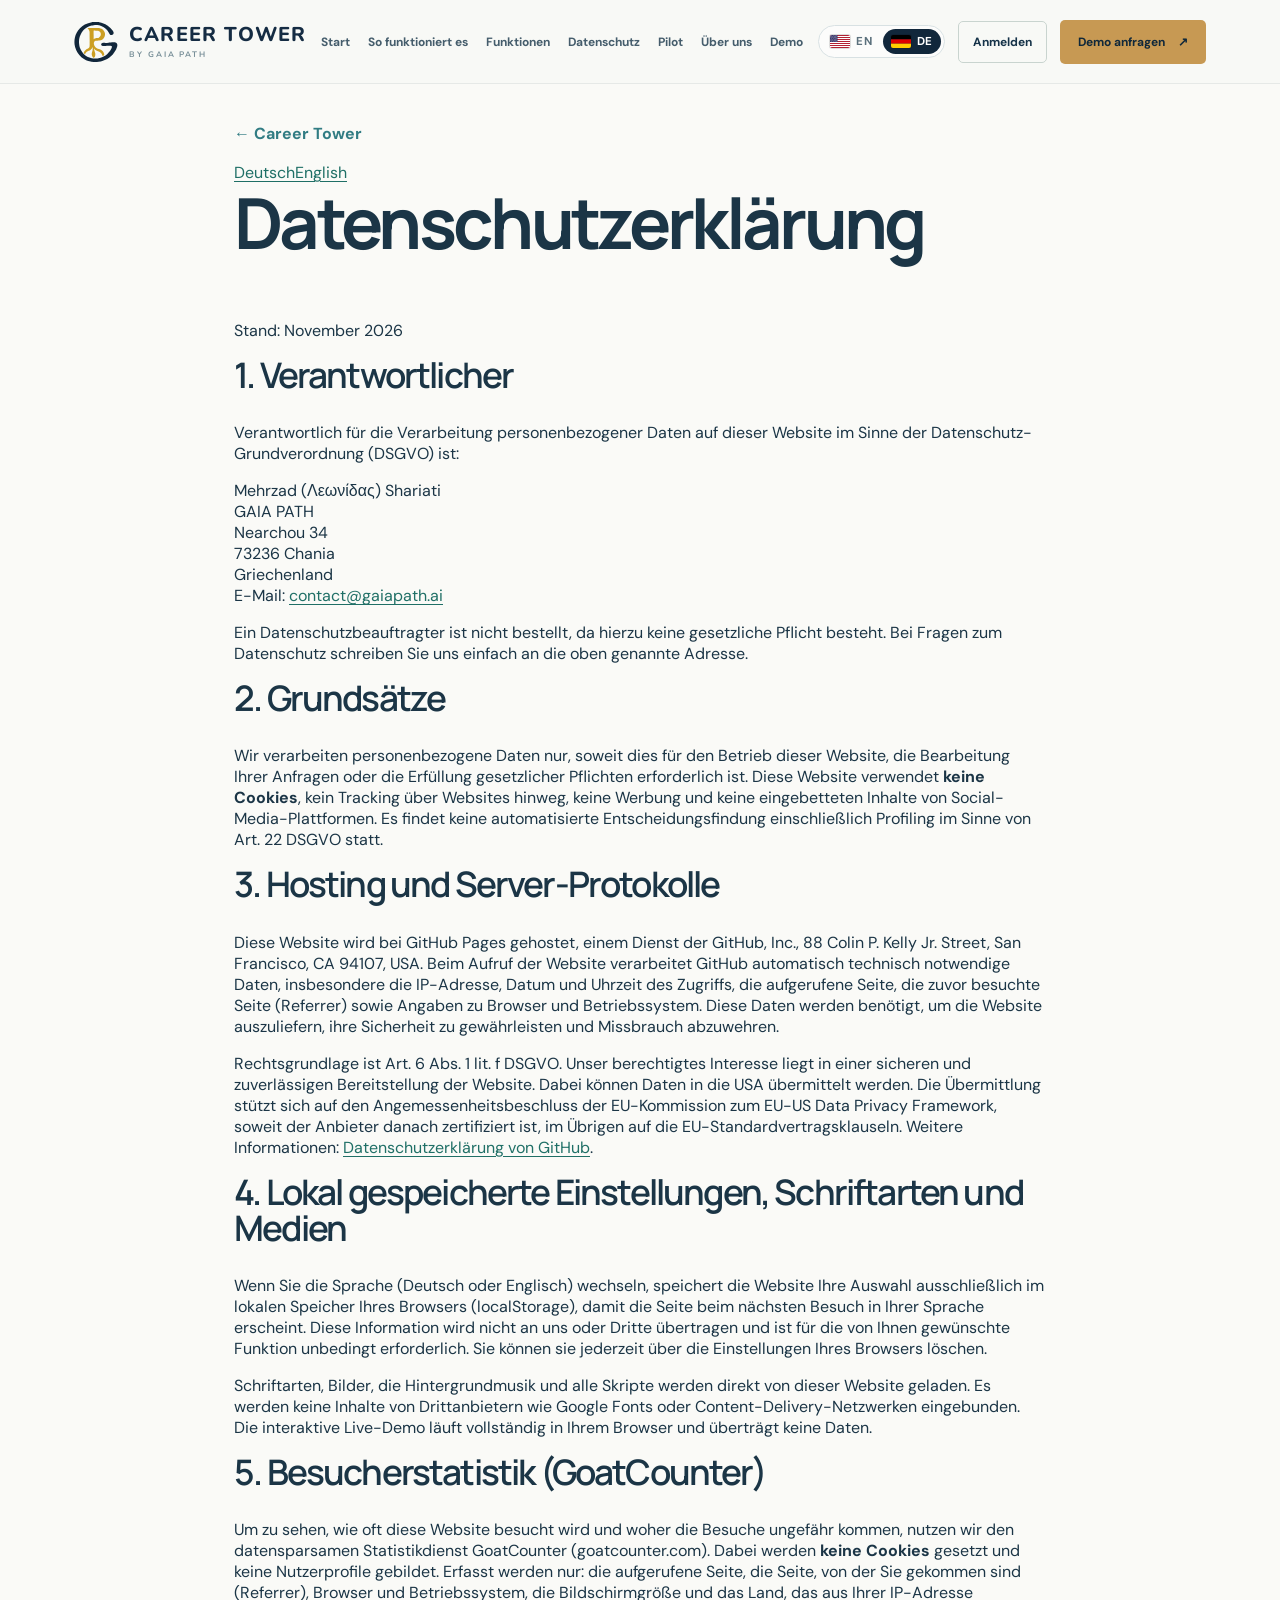
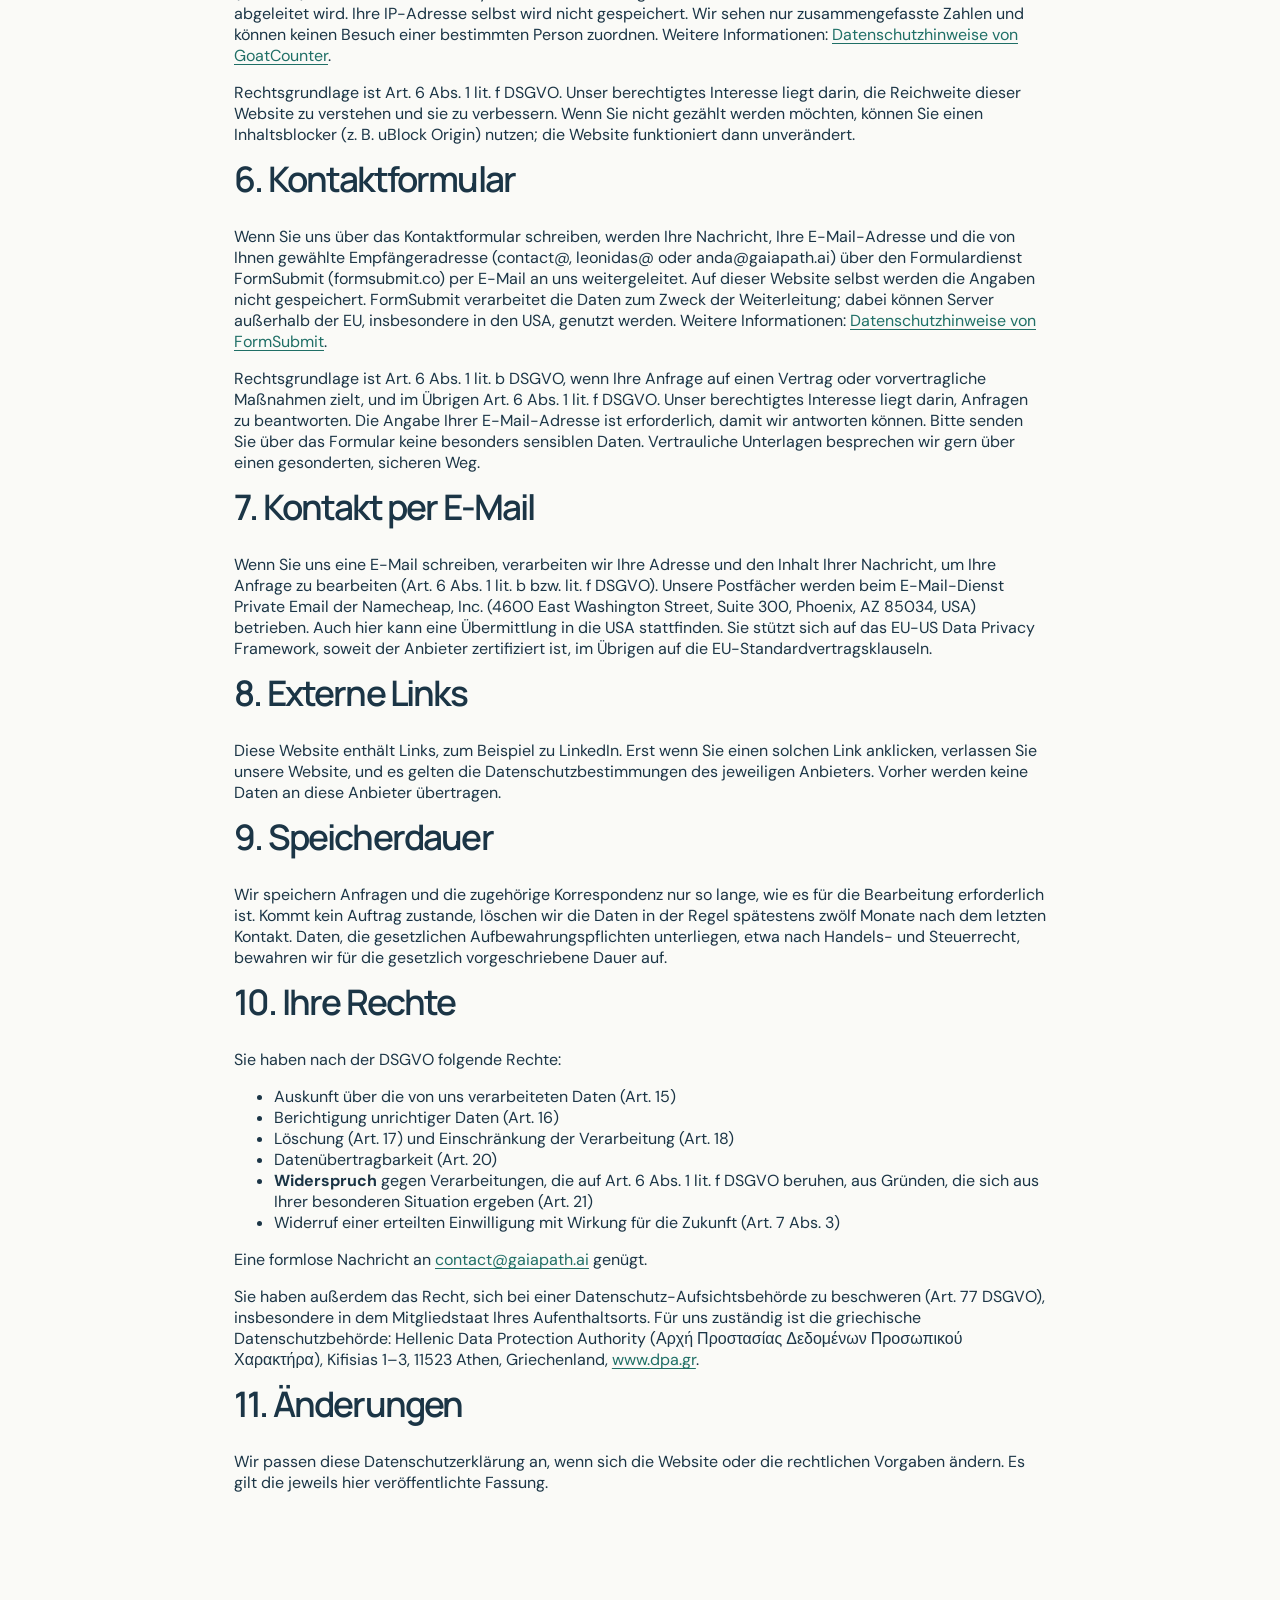
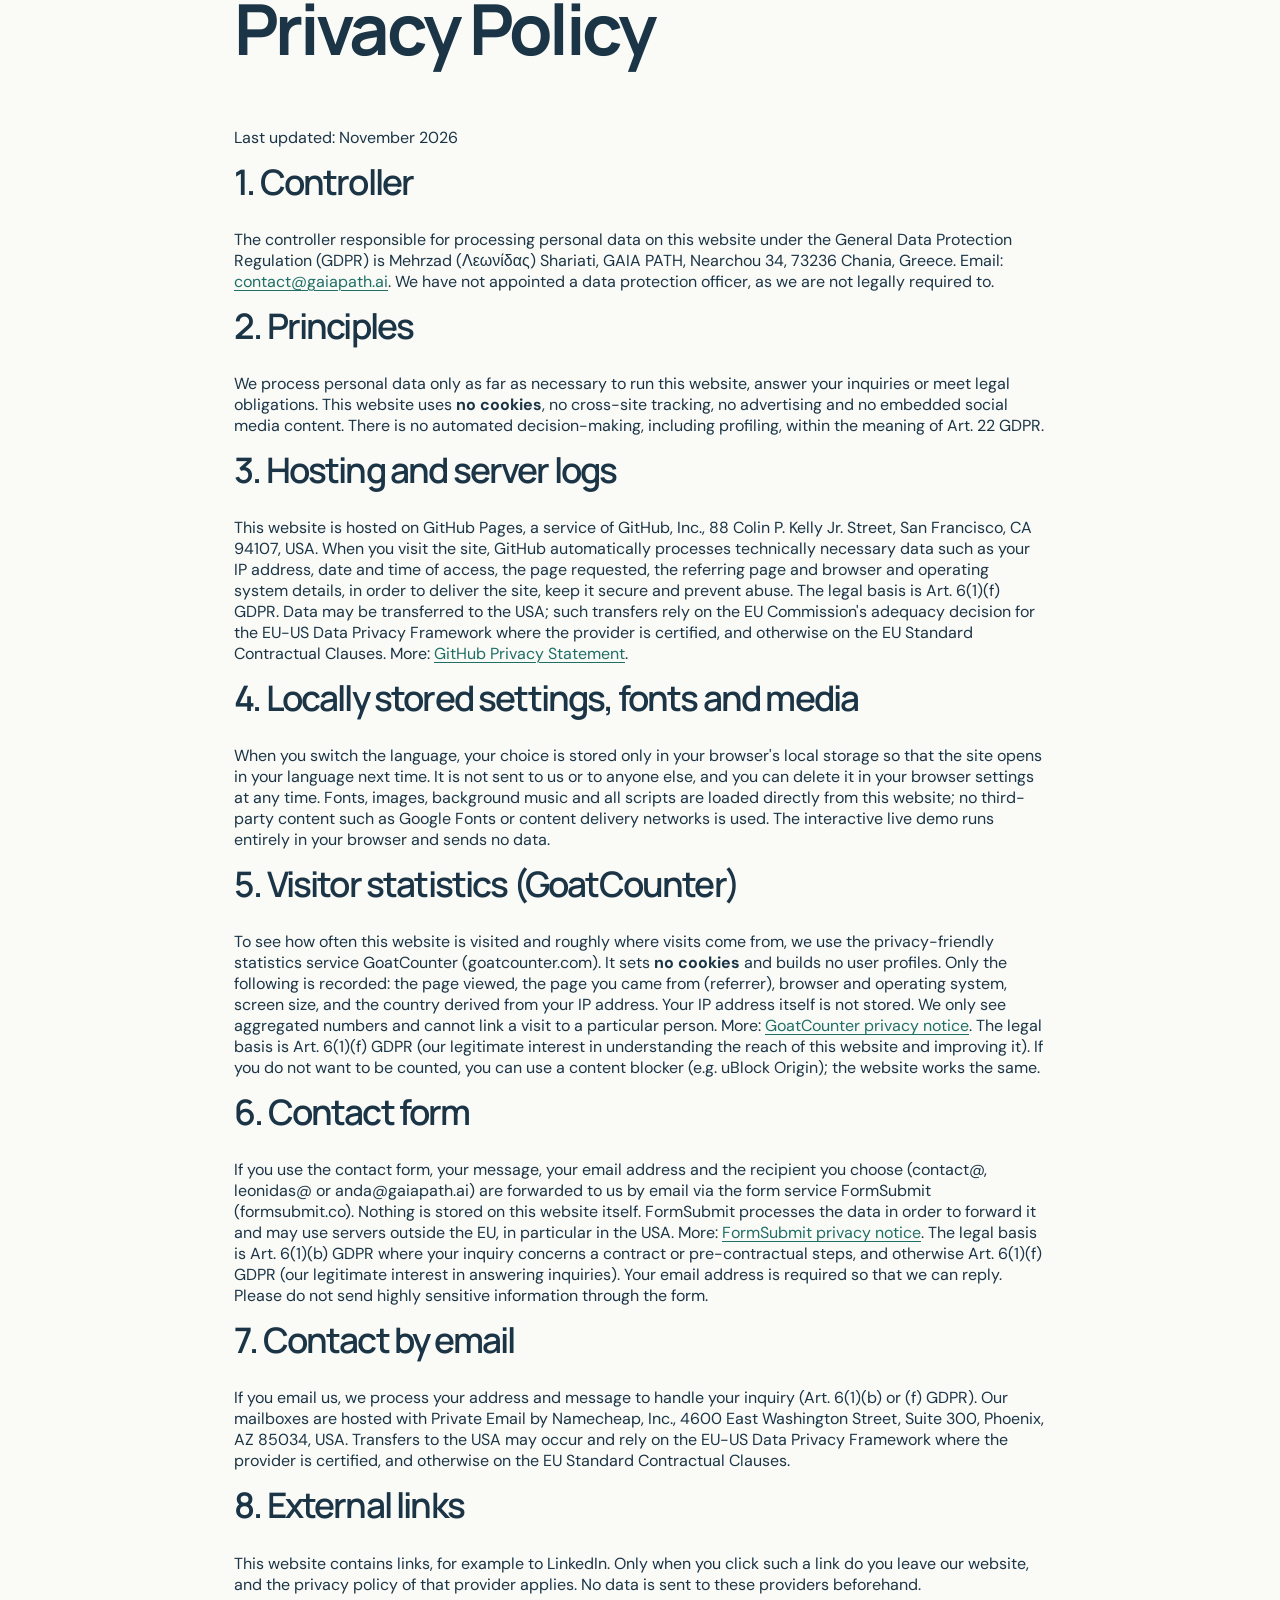
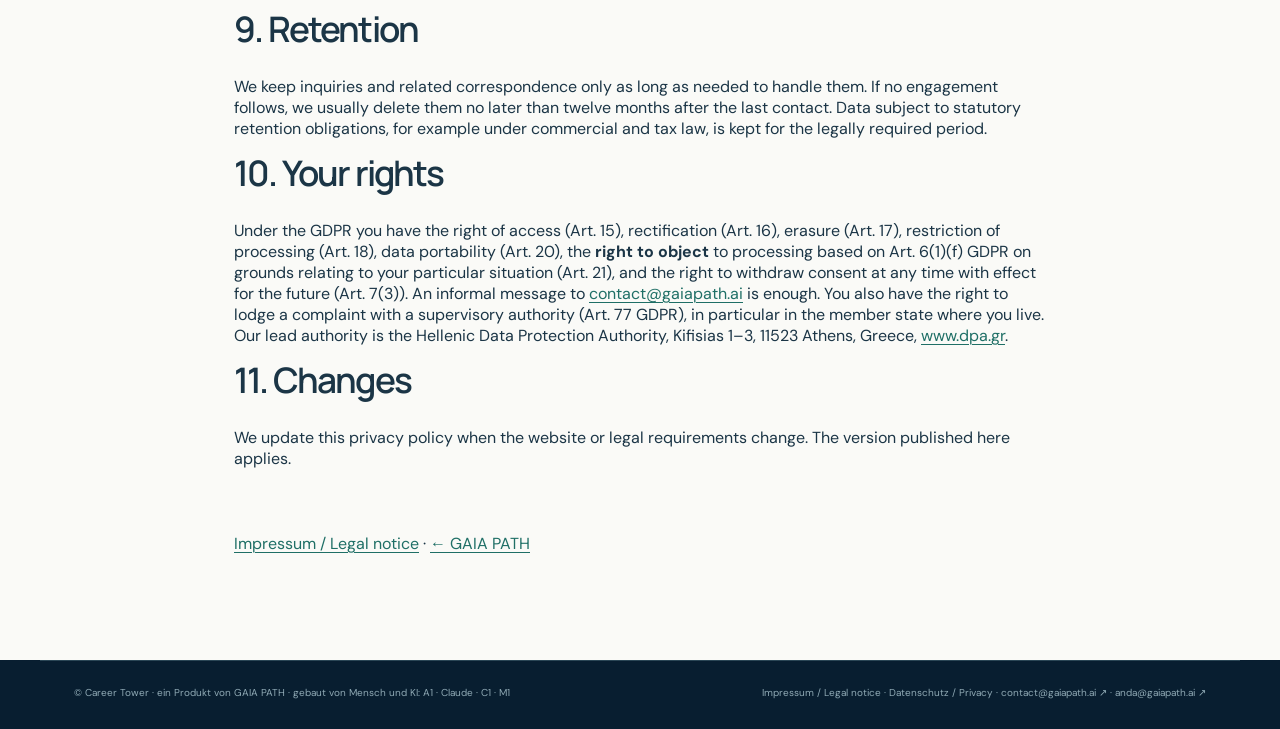
<file: datenschutz.html>
<!doctype html><html lang="de"><head><meta charset="UTF-8"><meta name="viewport" content="width=device-width,initial-scale=1"><meta name="description" content="Career Tower von GAIA PATH: KI-gestützte Bewerbungsunterlagen für AVGS-Träger. Nur belegte Fakten aus dem Master-Lebenslauf, markiert, was man prüfen sollte. Die KI zeigt, der Mensch entscheidet."><title>Career Tower</title><link rel="icon" href="assets/logo.svg" type="image/svg+xml"><link rel="icon" href="assets/favicon-32.png" sizes="32x32" type="image/png"><link rel="apple-touch-icon" href="assets/apple-touch-icon.png"><meta property="og:type" content="website"><meta property="og:url" content="https://careertower.ai/"><meta property="og:title" content="Career Tower"><meta property="og:description" content="AI-supported application documents built only from verified facts. AI shows, people decide. Nothing is sent automatically."><meta property="og:image" content="https://www.gaiapath.ai/assets/og-image.png"><meta name="twitter:card" content="summary_large_image"><meta name="theme-color" content="#0b2235"><link rel="stylesheet" href="styles.css?v=35"><link rel="stylesheet" href="ct.css?v=20"><script data-goatcounter="https://leonidasshariati.goatcounter.com/count" async src="//gc.zgo.at/count.js"></script></head><body data-page="pPriv" class="ct-page"><header class="site-header"><a class="brand" href="index.html" aria-label="Career Tower"><span class="brand-mark"><svg viewBox="128 14 790 790" aria-hidden="true"><path d="M493.67,768.67C476.85,767.86 466.83,766.92 450.83,764.65C445.42,763.88 438.57,762.67 433.00,761.49C431.81,761.24 428.21,760.48 425.00,759.81C369.36,748.20 316.09,723.93 273.23,690.67C265.53,684.69 264.67,684.01 261.32,681.18C206.78,635.16 170.81,579.69 150.20,509.83C146.63,497.72 142.01,476.75 140.15,464.17C139.25,458.10 138.66,453.58 138.00,447.67C137.38,442.14 137.17,439.65 136.31,427.83C135.85,421.40 135.83,394.44 136.29,387.50C136.94,377.67 137.37,372.54 138.01,367.00C138.36,363.97 138.80,360.15 138.99,358.50C139.18,356.85 139.48,354.75 139.65,353.83C139.82,352.92 140.20,350.59 140.49,348.67C142.12,338.09 145.56,321.98 148.22,312.50C155.66,285.96 161.98,269.53 173.66,246.39C205.39,183.51 256.27,131.75 321.67,95.82C360.97,74.22 402.38,60.06 447.33,52.85C455.56,51.52 456.60,51.37 461.00,50.84C481.09,48.42 493.48,47.68 514.17,47.69C534.42,47.69 541.73,48.15 566.83,51.03C569.55,51.34 574.49,52.10 577.50,52.67C578.42,52.85 580.52,53.23 582.17,53.52C633.65,62.60 681.07,81.76 725.67,111.50C733.48,116.71 735.87,118.40 744.34,124.67C769.04,142.94 795.28,168.94 813.80,193.50C830.43,215.54 838.65,231.63 840.04,244.81C842.34,266.68 826.58,284.11 803.78,284.92C788.35,285.46 775.67,278.43 765.36,263.63C763.04,260.29 757.40,250.52 751.33,239.33C736.51,212.01 721.34,191.91 702.86,175.11C678.41,152.88 647.60,134.09 616.32,122.32C591.58,113.02 569.39,107.92 542.83,105.43C529.68,104.19 498.34,104.70 486.50,106.33C485.22,106.51 482.59,106.82 480.67,107.02C472.59,107.86 458.96,110.35 447.67,113.05C403.25,123.68 356.75,146.13 325.33,172.13C311.29,183.75 296.94,198.46 284.97,213.50C279.71,220.11 272.91,229.56 268.78,236.00C267.31,238.29 265.39,241.28 264.52,242.65C259.39,250.66 250.16,267.94 246.26,276.83C244.98,279.77 243.11,284.01 242.12,286.27C238.24,295.08 231.40,314.58 228.88,324.00C223.82,342.94 221.67,353.70 219.52,370.83C215.39,403.78 216.78,437.50 223.72,472.50C225.84,483.23 231.43,503.84 234.34,511.69C234.91,513.23 235.91,516.00 236.56,517.83C240.65,529.42 247.10,544.19 252.54,554.41C267.56,582.67 281.83,602.46 302.33,623.46C338.61,660.62 389.16,687.57 445.83,699.97C467.00,704.59 483.11,706.17 509.00,706.15C533.37,706.13 545.13,705.13 567.33,701.20C591.34,696.96 621.10,687.83 642.14,678.26C644.17,677.33 647.72,675.72 650.02,674.67C672.71,664.33 702.51,644.85 722.67,627.20C755.36,598.56 780.02,567.26 797.63,532.08C807.52,512.31 811.08,494.49 806.86,485.86C804.01,480.03 797.89,477.30 783.50,475.44C777.80,474.70 751.32,474.58 745.33,475.27C743.41,475.49 739.81,475.82 737.33,476.00C734.86,476.18 730.81,476.55 728.33,476.81C725.86,477.08 721.51,477.53 718.67,477.83C715.83,478.12 713.20,478.43 712.83,478.52C712.47,478.60 708.87,479.04 704.83,479.49C700.80,479.94 694.95,480.60 691.83,480.96C677.92,482.58 673.86,482.82 660.83,482.83C650.18,482.83 647.61,482.74 644.67,482.24C635.15,480.62 628.66,477.88 623.52,473.30C619.19,469.44 615.69,461.20 615.67,454.82C615.64,440.33 624.19,429.55 639.06,425.38C645.76,423.50 656.05,422.61 663.17,423.31C689.30,425.87 712.08,425.31 749.17,421.18C754.48,420.59 761.65,419.81 767.75,419.16C770.27,418.89 774.47,418.44 777.08,418.15C784.51,417.35 790.99,416.71 797.33,416.16C800.54,415.89 803.84,415.58 804.67,415.49C808.75,415.03 826.84,414.33 834.82,414.34C857.09,414.35 872.77,416.59 882.99,421.23C901.93,429.83 910.00,451.34 905.30,480.67C903.08,494.47 896.41,515.17 888.70,532.12C887.22,535.39 886.00,538.14 886.00,538.24C886.00,538.67 876.49,556.52 872.74,563.12C862.10,581.88 843.39,609.07 832.01,622.33C830.98,623.52 829.29,625.55 828.25,626.83C821.07,635.65 810.27,647.35 800.29,657.15C754.99,701.57 699.42,733.48 635.66,751.67C627.15,754.09 615.03,757.21 611.00,758.01C610.18,758.17 607.32,758.77 604.67,759.34C582.33,764.10 562.04,766.84 539.17,768.19C529.20,768.77 501.78,769.07 493.67,768.67Z" fill="currentColor" fill-rule="evenodd"/><path d="M474.50,691.36C470.16,691.09 470.15,691.09 465.56,684.39C453.58,666.92 448.32,653.49 446.48,635.67C445.01,621.37 446.77,609.78 454.18,585.10C458.79,569.76 459.74,565.88 461.28,556.33C463.17,544.65 463.44,539.95 463.42,520.00C463.39,503.48 463.19,500.30 462.17,500.28C461.98,500.27 461.29,501.74 460.63,503.55C454.06,521.54 445.44,534.71 432.97,545.80C422.28,555.32 413.79,560.22 396.00,567.16C371.93,576.54 360.74,583.09 348.71,594.83C340.17,603.17 332.48,614.45 329.00,623.76C327.20,628.57 326.48,628.53 320.29,623.22C312.94,616.91 304.43,607.57 303.07,604.33C302.41,602.76 302.83,600.57 305.21,593.23C311.34,574.31 324.19,557.68 341.63,546.09C348.59,541.47 353.65,538.77 371.67,530.06C395.75,518.43 405.55,506.05 408.24,483.83C408.90,478.38 408.88,483.67 408.73,362.00C408.61,260.04 408.35,234.13 407.35,226.65C405.52,212.82 400.66,199.70 393.13,188.28C389.29,182.45 382.41,173.52 377.50,168.00C375.79,166.08 374.05,164.05 373.63,163.50C373.21,162.95 372.37,161.94 371.77,161.25C370.54,159.85 370.42,159.29 371.20,158.51C371.88,157.83 563.36,157.92 571.33,158.61C576.66,159.07 585.69,160.18 589.67,160.86C637.67,169.06 670.77,198.63 681.62,243.00C682.18,245.29 682.74,247.84 682.85,248.67C682.97,249.49 683.26,251.37 683.51,252.83C684.31,257.53 685.10,269.86 684.88,274.17C682.92,312.69 667.67,342.26 639.61,361.94C623.01,373.58 602.72,380.74 579.00,383.34C573.89,383.90 560.87,384.30 547.17,384.32C531.03,384.35 526.01,384.81 517.33,387.06C496.34,392.52 484.40,409.38 484.34,433.67C484.28,459.67 494.50,484.06 513.50,503.20C528.28,518.08 543.75,526.28 576.00,536.33C596.99,542.87 606.94,546.94 618.83,553.83C642.94,567.80 659.38,589.24 667.40,617.17C669.95,626.02 671.80,637.55 671.20,640.76C670.77,643.05 667.02,646.71 660.33,651.37C659.14,652.20 656.44,654.09 654.33,655.57C649.60,658.88 644.20,662.01 642.85,662.23C641.27,662.48 640.85,661.70 639.33,655.67C632.28,627.59 618.79,608.17 595.67,592.78C586.60,586.75 577.68,582.60 559.17,575.80C540.15,568.81 532.36,565.13 522.00,558.21C509.76,550.05 501.48,542.00 492.34,529.38C488.92,524.66 488.81,524.74 488.91,531.84C488.99,537.56 489.37,540.74 490.88,548.33C493.26,560.35 494.86,565.98 500.82,583.33C509.81,609.55 511.17,615.93 511.10,631.51C511.01,652.91 505.83,667.97 491.18,689.44C489.83,691.40 488.81,691.68 482.93,691.61C480.13,691.58 476.33,691.46 474.50,691.36Z M486.12,355.42C495.36,346.57 504.61,342.28 519.83,339.77C521.73,339.46 527.06,339.18 534.33,339.00C552.84,338.55 561.54,336.76 573.00,331.04C599.77,317.67 613.81,288.63 608.33,257.91C603.74,232.15 586.23,213.45 560.81,207.16C551.52,204.86 552.63,204.92 515.60,204.77C482.04,204.63 482.04,204.63 481.34,205.33C480.64,206.03 480.64,206.03 480.74,281.93C480.83,358.02 480.85,359.33 481.86,359.33C481.95,359.33 483.87,357.57 486.12,355.42Z" fill="#cc9f22" fill-rule="evenodd"/></svg></span><span class="brand-name">CAREER TOWER<small>BY GAIA PATH</small></span></a><nav class="desktop-nav" aria-label="Primary"><a href="index.html" data-i="ctStart">Start</a><a href="so-funktionierts.html" data-i="ctHow">So funktioniert es</a><a href="funktionen.html" data-i="ctFeat">Funktionen</a><a href="datenschutz-daten.html" data-i="ctData">Datenschutz</a><a href="pilot.html" data-i="ctPilot">Pilot</a><a href="ueber-uns.html" data-i="ctAbout" >Über uns</a><a href="demo.html" data-i="ctDemoNav">Demo</a></nav><div class="nav-actions"><div class="language lang-switch" id="ctLang" role="group" aria-label="Language"><button type="button" data-lang="en" aria-pressed="true"><svg class="flag" viewBox="0 0 190 100" preserveAspectRatio="xMidYMid slice" aria-hidden="true"><rect width="190" height="100" fill="#fff"/><rect y="0.00" width="190" height="7.69" fill="#B22234"/><rect y="15.38" width="190" height="7.69" fill="#B22234"/><rect y="30.77" width="190" height="7.69" fill="#B22234"/><rect y="46.15" width="190" height="7.69" fill="#B22234"/><rect y="61.54" width="190" height="7.69" fill="#B22234"/><rect y="76.92" width="190" height="7.69" fill="#B22234"/><rect y="92.31" width="190" height="7.69" fill="#B22234"/><rect width="76" height="53.85" fill="#3C3B6E"/><g fill="#fff"><circle cx="6.3" cy="5.4" r="1.9"/><circle cx="19.0" cy="5.4" r="1.9"/><circle cx="31.7" cy="5.4" r="1.9"/><circle cx="44.3" cy="5.4" r="1.9"/><circle cx="57.0" cy="5.4" r="1.9"/><circle cx="69.7" cy="5.4" r="1.9"/><circle cx="12.7" cy="10.8" r="1.9"/><circle cx="25.3" cy="10.8" r="1.9"/><circle cx="38.0" cy="10.8" r="1.9"/><circle cx="50.7" cy="10.8" r="1.9"/><circle cx="63.3" cy="10.8" r="1.9"/><circle cx="6.3" cy="16.1" r="1.9"/><circle cx="19.0" cy="16.1" r="1.9"/><circle cx="31.7" cy="16.1" r="1.9"/><circle cx="44.3" cy="16.1" r="1.9"/><circle cx="57.0" cy="16.1" r="1.9"/><circle cx="69.7" cy="16.1" r="1.9"/><circle cx="12.7" cy="21.5" r="1.9"/><circle cx="25.3" cy="21.5" r="1.9"/><circle cx="38.0" cy="21.5" r="1.9"/><circle cx="50.7" cy="21.5" r="1.9"/><circle cx="63.3" cy="21.5" r="1.9"/><circle cx="6.3" cy="26.9" r="1.9"/><circle cx="19.0" cy="26.9" r="1.9"/><circle cx="31.7" cy="26.9" r="1.9"/><circle cx="44.3" cy="26.9" r="1.9"/><circle cx="57.0" cy="26.9" r="1.9"/><circle cx="69.7" cy="26.9" r="1.9"/><circle cx="12.7" cy="32.3" r="1.9"/><circle cx="25.3" cy="32.3" r="1.9"/><circle cx="38.0" cy="32.3" r="1.9"/><circle cx="50.7" cy="32.3" r="1.9"/><circle cx="63.3" cy="32.3" r="1.9"/><circle cx="6.3" cy="37.7" r="1.9"/><circle cx="19.0" cy="37.7" r="1.9"/><circle cx="31.7" cy="37.7" r="1.9"/><circle cx="44.3" cy="37.7" r="1.9"/><circle cx="57.0" cy="37.7" r="1.9"/><circle cx="69.7" cy="37.7" r="1.9"/><circle cx="12.7" cy="43.0" r="1.9"/><circle cx="25.3" cy="43.0" r="1.9"/><circle cx="38.0" cy="43.0" r="1.9"/><circle cx="50.7" cy="43.0" r="1.9"/><circle cx="63.3" cy="43.0" r="1.9"/><circle cx="6.3" cy="48.4" r="1.9"/><circle cx="19.0" cy="48.4" r="1.9"/><circle cx="31.7" cy="48.4" r="1.9"/><circle cx="44.3" cy="48.4" r="1.9"/><circle cx="57.0" cy="48.4" r="1.9"/><circle cx="69.7" cy="48.4" r="1.9"/></g></svg><span>EN</span></button><button type="button" data-lang="de" aria-pressed="false"><svg class="flag" viewBox="0 0 5 3" preserveAspectRatio="none" aria-hidden="true"><rect width="5" height="1" fill="#000"/><rect y="1" width="5" height="1" fill="#DD0000"/><rect y="2" width="5" height="1" fill="#FFCE00"/></svg><span>DE</span></button></div><a class="nav-login" href="anmelden.html" data-i="ctLogin">Anmelden</a><a class="nav-cta" href="demo.html" data-i="ctDemo">Let's talk <span>↗</span></a><button class="menu-toggle" id="menuToggle" aria-label="Open menu" aria-expanded="false">☰</button></div></header><nav class="mobile-nav" id="mobileNav" aria-label="Mobile"><a href="index.html" data-i="ctStart">Start</a><a href="so-funktionierts.html" data-i="ctHow">So funktioniert es</a><a href="funktionen.html" data-i="ctFeat">Funktionen</a><a href="datenschutz-daten.html" data-i="ctData">Datenschutz</a><a href="pilot.html" data-i="ctPilot">Pilot</a><a href="ueber-uns.html" data-i="ctAbout" >Über uns</a><a href="demo.html" data-i="ctDemoNav">Demo</a><a href="anmelden.html" data-i="ctLogin">Anmelden</a></nav><main class="container legal">
<a class="back" href="index.html">← Career Tower</a>
<nav class="langnav" aria-label="Sprache / Language"><a href="#de">Deutsch</a><a href="#en">English</a></nav>

<section id="de" lang="de">
<h1>Datenschutzerklärung</h1>
<p class="stand">Stand: November 2026</p>

<h2>1. Verantwortlicher</h2>
<p>Verantwortlich für die Verarbeitung personenbezogener Daten auf dieser Website im Sinne der Datenschutz-Grundverordnung (DSGVO) ist:</p>
<p>Mehrzad (Λεωνίδας) Shariati<br>GAIA PATH<br>Nearchou 34<br>73236 Chania<br>Griechenland<br>E-Mail: <a href="mailto:contact@gaiapath.ai">contact@gaiapath.ai</a></p>
<p>Ein Datenschutzbeauftragter ist nicht bestellt, da hierzu keine gesetzliche Pflicht besteht. Bei Fragen zum Datenschutz schreiben Sie uns einfach an die oben genannte Adresse.</p>

<h2>2. Grundsätze</h2>
<p>Wir verarbeiten personenbezogene Daten nur, soweit dies für den Betrieb dieser Website, die Bearbeitung Ihrer Anfragen oder die Erfüllung gesetzlicher Pflichten erforderlich ist. Diese Website verwendet <strong>keine Cookies</strong>, kein Tracking über Websites hinweg, keine Werbung und keine eingebetteten Inhalte von Social-Media-Plattformen. Es findet keine automatisierte Entscheidungsfindung einschließlich Profiling im Sinne von Art. 22 DSGVO statt.</p>

<h2>3. Hosting und Server-Protokolle</h2>
<p>Diese Website wird bei GitHub Pages gehostet, einem Dienst der GitHub, Inc., 88 Colin P. Kelly Jr. Street, San Francisco, CA 94107, USA. Beim Aufruf der Website verarbeitet GitHub automatisch technisch notwendige Daten, insbesondere die IP-Adresse, Datum und Uhrzeit des Zugriffs, die aufgerufene Seite, die zuvor besuchte Seite (Referrer) sowie Angaben zu Browser und Betriebssystem. Diese Daten werden benötigt, um die Website auszuliefern, ihre Sicherheit zu gewährleisten und Missbrauch abzuwehren.</p>
<p>Rechtsgrundlage ist Art. 6 Abs. 1 lit. f DSGVO. Unser berechtigtes Interesse liegt in einer sicheren und zuverlässigen Bereitstellung der Website. Dabei können Daten in die USA übermittelt werden. Die Übermittlung stützt sich auf den Angemessenheitsbeschluss der EU-Kommission zum EU-US Data Privacy Framework, soweit der Anbieter danach zertifiziert ist, im Übrigen auf die EU-Standardvertragsklauseln. Weitere Informationen: <a href="https://docs.github.com/de/site-policy/privacy-policies/github-general-privacy-statement" target="_blank" rel="noopener">Datenschutzerklärung von GitHub</a>.</p>

<h2>4. Lokal gespeicherte Einstellungen, Schriftarten und Medien</h2>
<p>Wenn Sie die Sprache (Deutsch oder Englisch) wechseln, speichert die Website Ihre Auswahl ausschließlich im lokalen Speicher Ihres Browsers (localStorage), damit die Seite beim nächsten Besuch in Ihrer Sprache erscheint. Diese Information wird nicht an uns oder Dritte übertragen und ist für die von Ihnen gewünschte Funktion unbedingt erforderlich. Sie können sie jederzeit über die Einstellungen Ihres Browsers löschen.</p>
<p>Schriftarten, Bilder, die Hintergrundmusik und alle Skripte werden direkt von dieser Website geladen. Es werden keine Inhalte von Drittanbietern wie Google Fonts oder Content-Delivery-Netzwerken eingebunden. Die interaktive Live-Demo läuft vollständig in Ihrem Browser und überträgt keine Daten.</p>

<h2>5. Besucherstatistik (GoatCounter)</h2>
<p>Um zu sehen, wie oft diese Website besucht wird und woher die Besuche ungefähr kommen, nutzen wir den datensparsamen Statistikdienst GoatCounter (goatcounter.com). Dabei werden <strong>keine Cookies</strong> gesetzt und keine Nutzerprofile gebildet. Erfasst werden nur: die aufgerufene Seite, die Seite, von der Sie gekommen sind (Referrer), Browser und Betriebssystem, die Bildschirmgröße und das Land, das aus Ihrer IP-Adresse abgeleitet wird. Ihre IP-Adresse selbst wird nicht gespeichert. Wir sehen nur zusammengefasste Zahlen und können keinen Besuch einer bestimmten Person zuordnen. Weitere Informationen: <a href="https://www.goatcounter.com/help/privacy" target="_blank" rel="noopener">Datenschutzhinweise von GoatCounter</a>.</p>
<p>Rechtsgrundlage ist Art. 6 Abs. 1 lit. f DSGVO. Unser berechtigtes Interesse liegt darin, die Reichweite dieser Website zu verstehen und sie zu verbessern. Wenn Sie nicht gezählt werden möchten, können Sie einen Inhaltsblocker (z. B. uBlock Origin) nutzen; die Website funktioniert dann unverändert.</p>

<h2>6. Kontaktformular</h2>
<p>Wenn Sie uns über das Kontaktformular schreiben, werden Ihre Nachricht, Ihre E-Mail-Adresse und die von Ihnen gewählte Empfängeradresse (contact@, leonidas@ oder anda@gaiapath.ai) über den Formulardienst FormSubmit (formsubmit.co) per E-Mail an uns weitergeleitet. Auf dieser Website selbst werden die Angaben nicht gespeichert. FormSubmit verarbeitet die Daten zum Zweck der Weiterleitung; dabei können Server außerhalb der EU, insbesondere in den USA, genutzt werden. Weitere Informationen: <a href="https://formsubmit.co/privacy.pdf" target="_blank" rel="noopener">Datenschutzhinweise von FormSubmit</a>.</p>
<p>Rechtsgrundlage ist Art. 6 Abs. 1 lit. b DSGVO, wenn Ihre Anfrage auf einen Vertrag oder vorvertragliche Maßnahmen zielt, und im Übrigen Art. 6 Abs. 1 lit. f DSGVO. Unser berechtigtes Interesse liegt darin, Anfragen zu beantworten. Die Angabe Ihrer E-Mail-Adresse ist erforderlich, damit wir antworten können. Bitte senden Sie über das Formular keine besonders sensiblen Daten. Vertrauliche Unterlagen besprechen wir gern über einen gesonderten, sicheren Weg.</p>

<h2>7. Kontakt per E-Mail</h2>
<p>Wenn Sie uns eine E-Mail schreiben, verarbeiten wir Ihre Adresse und den Inhalt Ihrer Nachricht, um Ihre Anfrage zu bearbeiten (Art. 6 Abs. 1 lit. b bzw. lit. f DSGVO). Unsere Postfächer werden beim E-Mail-Dienst Private Email der Namecheap, Inc. (4600 East Washington Street, Suite 300, Phoenix, AZ 85034, USA) betrieben. Auch hier kann eine Übermittlung in die USA stattfinden. Sie stützt sich auf das EU-US Data Privacy Framework, soweit der Anbieter zertifiziert ist, im Übrigen auf die EU-Standardvertragsklauseln.</p>

<h2>8. Externe Links</h2>
<p>Diese Website enthält Links, zum Beispiel zu LinkedIn. Erst wenn Sie einen solchen Link anklicken, verlassen Sie unsere Website, und es gelten die Datenschutzbestimmungen des jeweiligen Anbieters. Vorher werden keine Daten an diese Anbieter übertragen.</p>

<h2>9. Speicherdauer</h2>
<p>Wir speichern Anfragen und die zugehörige Korrespondenz nur so lange, wie es für die Bearbeitung erforderlich ist. Kommt kein Auftrag zustande, löschen wir die Daten in der Regel spätestens zwölf Monate nach dem letzten Kontakt. Daten, die gesetzlichen Aufbewahrungspflichten unterliegen, etwa nach Handels- und Steuerrecht, bewahren wir für die gesetzlich vorgeschriebene Dauer auf.</p>

<h2>10. Ihre Rechte</h2>
<p>Sie haben nach der DSGVO folgende Rechte:</p>
<ul>
<li>Auskunft über die von uns verarbeiteten Daten (Art. 15)</li>
<li>Berichtigung unrichtiger Daten (Art. 16)</li>
<li>Löschung (Art. 17) und Einschränkung der Verarbeitung (Art. 18)</li>
<li>Datenübertragbarkeit (Art. 20)</li>
<li><strong>Widerspruch</strong> gegen Verarbeitungen, die auf Art. 6 Abs. 1 lit. f DSGVO beruhen, aus Gründen, die sich aus Ihrer besonderen Situation ergeben (Art. 21)</li>
<li>Widerruf einer erteilten Einwilligung mit Wirkung für die Zukunft (Art. 7 Abs. 3)</li>
</ul>
<p>Eine formlose Nachricht an <a href="mailto:contact@gaiapath.ai">contact@gaiapath.ai</a> genügt.</p>
<p>Sie haben außerdem das Recht, sich bei einer Datenschutz-Aufsichtsbehörde zu beschweren (Art. 77 DSGVO), insbesondere in dem Mitgliedstaat Ihres Aufenthaltsorts. Für uns zuständig ist die griechische Datenschutzbehörde: Hellenic Data Protection Authority (Αρχή Προστασίας Δεδομένων Προσωπικού Χαρακτήρα), Kifisias 1–3, 11523 Athen, Griechenland, <a href="https://www.dpa.gr" target="_blank" rel="noopener">www.dpa.gr</a>.</p>

<h2>11. Änderungen</h2>
<p>Wir passen diese Datenschutzerklärung an, wenn sich die Website oder die rechtlichen Vorgaben ändern. Es gilt die jeweils hier veröffentlichte Fassung.</p>
</section>

<section id="en" lang="en" style="margin-top:96px">
<h1>Privacy Policy</h1>
<p class="stand">Last updated: November 2026</p>

<h2>1. Controller</h2>
<p>The controller responsible for processing personal data on this website under the General Data Protection Regulation (GDPR) is Mehrzad (Λεωνίδας) Shariati, GAIA PATH, Nearchou 34, 73236 Chania, Greece. Email: <a href="mailto:contact@gaiapath.ai">contact@gaiapath.ai</a>. We have not appointed a data protection officer, as we are not legally required to.</p>

<h2>2. Principles</h2>
<p>We process personal data only as far as necessary to run this website, answer your inquiries or meet legal obligations. This website uses <strong>no cookies</strong>, no cross-site tracking, no advertising and no embedded social media content. There is no automated decision-making, including profiling, within the meaning of Art. 22 GDPR.</p>

<h2>3. Hosting and server logs</h2>
<p>This website is hosted on GitHub Pages, a service of GitHub, Inc., 88 Colin P. Kelly Jr. Street, San Francisco, CA 94107, USA. When you visit the site, GitHub automatically processes technically necessary data such as your IP address, date and time of access, the page requested, the referring page and browser and operating system details, in order to deliver the site, keep it secure and prevent abuse. The legal basis is Art. 6(1)(f) GDPR. Data may be transferred to the USA; such transfers rely on the EU Commission's adequacy decision for the EU-US Data Privacy Framework where the provider is certified, and otherwise on the EU Standard Contractual Clauses. More: <a href="https://docs.github.com/en/site-policy/privacy-policies/github-general-privacy-statement" target="_blank" rel="noopener">GitHub Privacy Statement</a>.</p>

<h2>4. Locally stored settings, fonts and media</h2>
<p>When you switch the language, your choice is stored only in your browser's local storage so that the site opens in your language next time. It is not sent to us or to anyone else, and you can delete it in your browser settings at any time. Fonts, images, background music and all scripts are loaded directly from this website; no third-party content such as Google Fonts or content delivery networks is used. The interactive live demo runs entirely in your browser and sends no data.</p>

<h2>5. Visitor statistics (GoatCounter)</h2>
<p>To see how often this website is visited and roughly where visits come from, we use the privacy-friendly statistics service GoatCounter (goatcounter.com). It sets <strong>no cookies</strong> and builds no user profiles. Only the following is recorded: the page viewed, the page you came from (referrer), browser and operating system, screen size, and the country derived from your IP address. Your IP address itself is not stored. We only see aggregated numbers and cannot link a visit to a particular person. More: <a href="https://www.goatcounter.com/help/privacy" target="_blank" rel="noopener">GoatCounter privacy notice</a>. The legal basis is Art. 6(1)(f) GDPR (our legitimate interest in understanding the reach of this website and improving it). If you do not want to be counted, you can use a content blocker (e.g. uBlock Origin); the website works the same.</p>

<h2>6. Contact form</h2>
<p>If you use the contact form, your message, your email address and the recipient you choose (contact@, leonidas@ or anda@gaiapath.ai) are forwarded to us by email via the form service FormSubmit (formsubmit.co). Nothing is stored on this website itself. FormSubmit processes the data in order to forward it and may use servers outside the EU, in particular in the USA. More: <a href="https://formsubmit.co/privacy.pdf" target="_blank" rel="noopener">FormSubmit privacy notice</a>. The legal basis is Art. 6(1)(b) GDPR where your inquiry concerns a contract or pre-contractual steps, and otherwise Art. 6(1)(f) GDPR (our legitimate interest in answering inquiries). Your email address is required so that we can reply. Please do not send highly sensitive information through the form.</p>

<h2>7. Contact by email</h2>
<p>If you email us, we process your address and message to handle your inquiry (Art. 6(1)(b) or (f) GDPR). Our mailboxes are hosted with Private Email by Namecheap, Inc., 4600 East Washington Street, Suite 300, Phoenix, AZ 85034, USA. Transfers to the USA may occur and rely on the EU-US Data Privacy Framework where the provider is certified, and otherwise on the EU Standard Contractual Clauses.</p>

<h2>8. External links</h2>
<p>This website contains links, for example to LinkedIn. Only when you click such a link do you leave our website, and the privacy policy of that provider applies. No data is sent to these providers beforehand.</p>

<h2>9. Retention</h2>
<p>We keep inquiries and related correspondence only as long as needed to handle them. If no engagement follows, we usually delete them no later than twelve months after the last contact. Data subject to statutory retention obligations, for example under commercial and tax law, is kept for the legally required period.</p>

<h2>10. Your rights</h2>
<p>Under the GDPR you have the right of access (Art. 15), rectification (Art. 16), erasure (Art. 17), restriction of processing (Art. 18), data portability (Art. 20), the <strong>right to object</strong> to processing based on Art. 6(1)(f) GDPR on grounds relating to your particular situation (Art. 21), and the right to withdraw consent at any time with effect for the future (Art. 7(3)). An informal message to <a href="mailto:contact@gaiapath.ai">contact@gaiapath.ai</a> is enough. You also have the right to lodge a complaint with a supervisory authority (Art. 77 GDPR), in particular in the member state where you live. Our lead authority is the Hellenic Data Protection Authority, Kifisias 1–3, 11523 Athens, Greece, <a href="https://www.dpa.gr" target="_blank" rel="noopener">www.dpa.gr</a>.</p>

<h2>11. Changes</h2>
<p>We update this privacy policy when the website or legal requirements change. The version published here applies.</p>
</section>
<p style="margin-top:64px"><a href="impressum.html">Impressum / Legal notice</a> · <a href="https://www.gaiapath.ai/" target="_blank" rel="noopener">← GAIA PATH</a></p>
</main><footer><div class="container footer-bottom"><span>© Career Tower · <span data-t="ftBy">ein Produkt von</span> <a href="https://www.gaiapath.ai/" target="_blank" rel="noopener">GAIA PATH</a> · <a href="ueber-uns.html#team" data-t="ftTeam">gebaut von Mensch und KI: A1 · Claude · C1 · M1</a></span><span><a href="impressum.html">Impressum / Legal notice</a> · <a href="datenschutz.html">Datenschutz / Privacy</a> · <a href="mailto:contact@gaiapath.ai">contact@gaiapath.ai ↗</a> · <a href="mailto:anda@gaiapath.ai">anda@gaiapath.ai ↗</a></span></div></footer><script src="ct.js?v=21"></script></body></html>
</file>
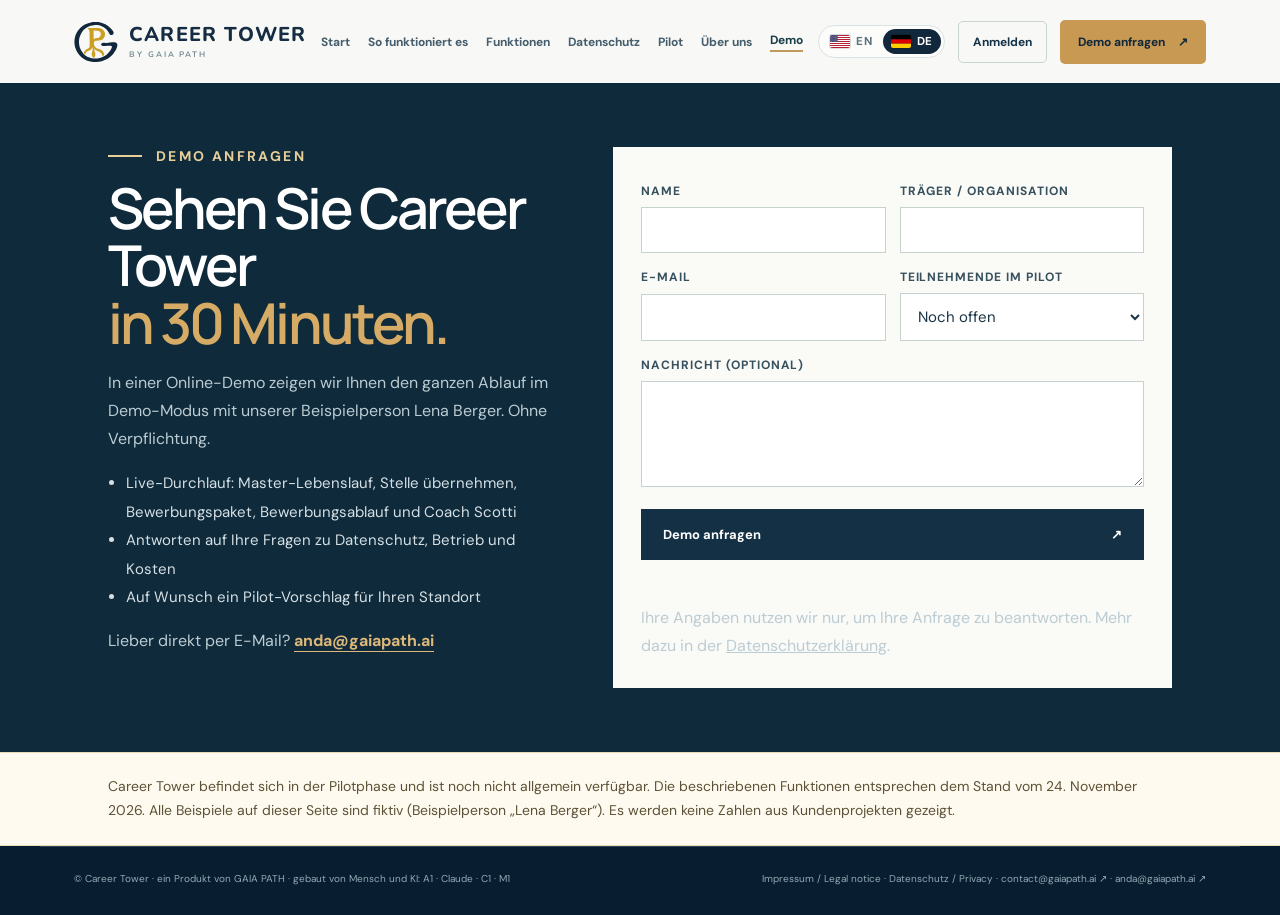
<file: demo.html>
<!doctype html><html lang="de"><head><meta charset="UTF-8"><meta name="viewport" content="width=device-width,initial-scale=1"><meta name="description" content="Career Tower von GAIA PATH: KI-gestützte Bewerbungsunterlagen für AVGS-Träger. Nur belegte Fakten aus dem Master-Lebenslauf, markiert, was man prüfen sollte. Die KI zeigt, der Mensch entscheidet."><title>Career Tower</title><link rel="icon" href="assets/logo.svg" type="image/svg+xml"><link rel="icon" href="assets/favicon-32.png" sizes="32x32" type="image/png"><link rel="apple-touch-icon" href="assets/apple-touch-icon.png"><meta property="og:type" content="website"><meta property="og:url" content="https://careertower.ai/"><meta property="og:title" content="Career Tower"><meta property="og:description" content="AI-supported application documents built only from verified facts. AI shows, people decide. Nothing is sent automatically."><meta property="og:image" content="https://www.gaiapath.ai/assets/og-image.png"><meta name="twitter:card" content="summary_large_image"><meta name="theme-color" content="#0b2235"><link rel="stylesheet" href="styles.css?v=35"><link rel="stylesheet" href="ct.css?v=20"><script data-goatcounter="https://leonidasshariati.goatcounter.com/count" async src="//gc.zgo.at/count.js"></script></head><body data-page="pDemo" class="ct-page"><header class="site-header"><a class="brand" href="index.html" aria-label="Career Tower"><span class="brand-mark"><svg viewBox="128 14 790 790" aria-hidden="true"><path d="M493.67,768.67C476.85,767.86 466.83,766.92 450.83,764.65C445.42,763.88 438.57,762.67 433.00,761.49C431.81,761.24 428.21,760.48 425.00,759.81C369.36,748.20 316.09,723.93 273.23,690.67C265.53,684.69 264.67,684.01 261.32,681.18C206.78,635.16 170.81,579.69 150.20,509.83C146.63,497.72 142.01,476.75 140.15,464.17C139.25,458.10 138.66,453.58 138.00,447.67C137.38,442.14 137.17,439.65 136.31,427.83C135.85,421.40 135.83,394.44 136.29,387.50C136.94,377.67 137.37,372.54 138.01,367.00C138.36,363.97 138.80,360.15 138.99,358.50C139.18,356.85 139.48,354.75 139.65,353.83C139.82,352.92 140.20,350.59 140.49,348.67C142.12,338.09 145.56,321.98 148.22,312.50C155.66,285.96 161.98,269.53 173.66,246.39C205.39,183.51 256.27,131.75 321.67,95.82C360.97,74.22 402.38,60.06 447.33,52.85C455.56,51.52 456.60,51.37 461.00,50.84C481.09,48.42 493.48,47.68 514.17,47.69C534.42,47.69 541.73,48.15 566.83,51.03C569.55,51.34 574.49,52.10 577.50,52.67C578.42,52.85 580.52,53.23 582.17,53.52C633.65,62.60 681.07,81.76 725.67,111.50C733.48,116.71 735.87,118.40 744.34,124.67C769.04,142.94 795.28,168.94 813.80,193.50C830.43,215.54 838.65,231.63 840.04,244.81C842.34,266.68 826.58,284.11 803.78,284.92C788.35,285.46 775.67,278.43 765.36,263.63C763.04,260.29 757.40,250.52 751.33,239.33C736.51,212.01 721.34,191.91 702.86,175.11C678.41,152.88 647.60,134.09 616.32,122.32C591.58,113.02 569.39,107.92 542.83,105.43C529.68,104.19 498.34,104.70 486.50,106.33C485.22,106.51 482.59,106.82 480.67,107.02C472.59,107.86 458.96,110.35 447.67,113.05C403.25,123.68 356.75,146.13 325.33,172.13C311.29,183.75 296.94,198.46 284.97,213.50C279.71,220.11 272.91,229.56 268.78,236.00C267.31,238.29 265.39,241.28 264.52,242.65C259.39,250.66 250.16,267.94 246.26,276.83C244.98,279.77 243.11,284.01 242.12,286.27C238.24,295.08 231.40,314.58 228.88,324.00C223.82,342.94 221.67,353.70 219.52,370.83C215.39,403.78 216.78,437.50 223.72,472.50C225.84,483.23 231.43,503.84 234.34,511.69C234.91,513.23 235.91,516.00 236.56,517.83C240.65,529.42 247.10,544.19 252.54,554.41C267.56,582.67 281.83,602.46 302.33,623.46C338.61,660.62 389.16,687.57 445.83,699.97C467.00,704.59 483.11,706.17 509.00,706.15C533.37,706.13 545.13,705.13 567.33,701.20C591.34,696.96 621.10,687.83 642.14,678.26C644.17,677.33 647.72,675.72 650.02,674.67C672.71,664.33 702.51,644.85 722.67,627.20C755.36,598.56 780.02,567.26 797.63,532.08C807.52,512.31 811.08,494.49 806.86,485.86C804.01,480.03 797.89,477.30 783.50,475.44C777.80,474.70 751.32,474.58 745.33,475.27C743.41,475.49 739.81,475.82 737.33,476.00C734.86,476.18 730.81,476.55 728.33,476.81C725.86,477.08 721.51,477.53 718.67,477.83C715.83,478.12 713.20,478.43 712.83,478.52C712.47,478.60 708.87,479.04 704.83,479.49C700.80,479.94 694.95,480.60 691.83,480.96C677.92,482.58 673.86,482.82 660.83,482.83C650.18,482.83 647.61,482.74 644.67,482.24C635.15,480.62 628.66,477.88 623.52,473.30C619.19,469.44 615.69,461.20 615.67,454.82C615.64,440.33 624.19,429.55 639.06,425.38C645.76,423.50 656.05,422.61 663.17,423.31C689.30,425.87 712.08,425.31 749.17,421.18C754.48,420.59 761.65,419.81 767.75,419.16C770.27,418.89 774.47,418.44 777.08,418.15C784.51,417.35 790.99,416.71 797.33,416.16C800.54,415.89 803.84,415.58 804.67,415.49C808.75,415.03 826.84,414.33 834.82,414.34C857.09,414.35 872.77,416.59 882.99,421.23C901.93,429.83 910.00,451.34 905.30,480.67C903.08,494.47 896.41,515.17 888.70,532.12C887.22,535.39 886.00,538.14 886.00,538.24C886.00,538.67 876.49,556.52 872.74,563.12C862.10,581.88 843.39,609.07 832.01,622.33C830.98,623.52 829.29,625.55 828.25,626.83C821.07,635.65 810.27,647.35 800.29,657.15C754.99,701.57 699.42,733.48 635.66,751.67C627.15,754.09 615.03,757.21 611.00,758.01C610.18,758.17 607.32,758.77 604.67,759.34C582.33,764.10 562.04,766.84 539.17,768.19C529.20,768.77 501.78,769.07 493.67,768.67Z" fill="currentColor" fill-rule="evenodd"/><path d="M474.50,691.36C470.16,691.09 470.15,691.09 465.56,684.39C453.58,666.92 448.32,653.49 446.48,635.67C445.01,621.37 446.77,609.78 454.18,585.10C458.79,569.76 459.74,565.88 461.28,556.33C463.17,544.65 463.44,539.95 463.42,520.00C463.39,503.48 463.19,500.30 462.17,500.28C461.98,500.27 461.29,501.74 460.63,503.55C454.06,521.54 445.44,534.71 432.97,545.80C422.28,555.32 413.79,560.22 396.00,567.16C371.93,576.54 360.74,583.09 348.71,594.83C340.17,603.17 332.48,614.45 329.00,623.76C327.20,628.57 326.48,628.53 320.29,623.22C312.94,616.91 304.43,607.57 303.07,604.33C302.41,602.76 302.83,600.57 305.21,593.23C311.34,574.31 324.19,557.68 341.63,546.09C348.59,541.47 353.65,538.77 371.67,530.06C395.75,518.43 405.55,506.05 408.24,483.83C408.90,478.38 408.88,483.67 408.73,362.00C408.61,260.04 408.35,234.13 407.35,226.65C405.52,212.82 400.66,199.70 393.13,188.28C389.29,182.45 382.41,173.52 377.50,168.00C375.79,166.08 374.05,164.05 373.63,163.50C373.21,162.95 372.37,161.94 371.77,161.25C370.54,159.85 370.42,159.29 371.20,158.51C371.88,157.83 563.36,157.92 571.33,158.61C576.66,159.07 585.69,160.18 589.67,160.86C637.67,169.06 670.77,198.63 681.62,243.00C682.18,245.29 682.74,247.84 682.85,248.67C682.97,249.49 683.26,251.37 683.51,252.83C684.31,257.53 685.10,269.86 684.88,274.17C682.92,312.69 667.67,342.26 639.61,361.94C623.01,373.58 602.72,380.74 579.00,383.34C573.89,383.90 560.87,384.30 547.17,384.32C531.03,384.35 526.01,384.81 517.33,387.06C496.34,392.52 484.40,409.38 484.34,433.67C484.28,459.67 494.50,484.06 513.50,503.20C528.28,518.08 543.75,526.28 576.00,536.33C596.99,542.87 606.94,546.94 618.83,553.83C642.94,567.80 659.38,589.24 667.40,617.17C669.95,626.02 671.80,637.55 671.20,640.76C670.77,643.05 667.02,646.71 660.33,651.37C659.14,652.20 656.44,654.09 654.33,655.57C649.60,658.88 644.20,662.01 642.85,662.23C641.27,662.48 640.85,661.70 639.33,655.67C632.28,627.59 618.79,608.17 595.67,592.78C586.60,586.75 577.68,582.60 559.17,575.80C540.15,568.81 532.36,565.13 522.00,558.21C509.76,550.05 501.48,542.00 492.34,529.38C488.92,524.66 488.81,524.74 488.91,531.84C488.99,537.56 489.37,540.74 490.88,548.33C493.26,560.35 494.86,565.98 500.82,583.33C509.81,609.55 511.17,615.93 511.10,631.51C511.01,652.91 505.83,667.97 491.18,689.44C489.83,691.40 488.81,691.68 482.93,691.61C480.13,691.58 476.33,691.46 474.50,691.36Z M486.12,355.42C495.36,346.57 504.61,342.28 519.83,339.77C521.73,339.46 527.06,339.18 534.33,339.00C552.84,338.55 561.54,336.76 573.00,331.04C599.77,317.67 613.81,288.63 608.33,257.91C603.74,232.15 586.23,213.45 560.81,207.16C551.52,204.86 552.63,204.92 515.60,204.77C482.04,204.63 482.04,204.63 481.34,205.33C480.64,206.03 480.64,206.03 480.74,281.93C480.83,358.02 480.85,359.33 481.86,359.33C481.95,359.33 483.87,357.57 486.12,355.42Z" fill="#cc9f22" fill-rule="evenodd"/></svg></span><span class="brand-name">CAREER TOWER<small>BY GAIA PATH</small></span></a><nav class="desktop-nav" aria-label="Primary"><a href="index.html" data-i="ctStart">Start</a><a href="so-funktionierts.html" data-i="ctHow">So funktioniert es</a><a href="funktionen.html" data-i="ctFeat">Funktionen</a><a href="datenschutz-daten.html" data-i="ctData">Datenschutz</a><a href="pilot.html" data-i="ctPilot">Pilot</a><a href="ueber-uns.html" data-i="ctAbout">Über uns</a><a href="demo.html" data-i="ctDemoNav" class="on" aria-current="page">Demo</a></nav><div class="nav-actions"><div class="language lang-switch" id="ctLang" role="group" aria-label="Language"><button type="button" data-lang="en" aria-pressed="true"><svg class="flag" viewBox="0 0 190 100" preserveAspectRatio="xMidYMid slice" aria-hidden="true"><rect width="190" height="100" fill="#fff"/><rect y="0.00" width="190" height="7.69" fill="#B22234"/><rect y="15.38" width="190" height="7.69" fill="#B22234"/><rect y="30.77" width="190" height="7.69" fill="#B22234"/><rect y="46.15" width="190" height="7.69" fill="#B22234"/><rect y="61.54" width="190" height="7.69" fill="#B22234"/><rect y="76.92" width="190" height="7.69" fill="#B22234"/><rect y="92.31" width="190" height="7.69" fill="#B22234"/><rect width="76" height="53.85" fill="#3C3B6E"/><g fill="#fff"><circle cx="6.3" cy="5.4" r="1.9"/><circle cx="19.0" cy="5.4" r="1.9"/><circle cx="31.7" cy="5.4" r="1.9"/><circle cx="44.3" cy="5.4" r="1.9"/><circle cx="57.0" cy="5.4" r="1.9"/><circle cx="69.7" cy="5.4" r="1.9"/><circle cx="12.7" cy="10.8" r="1.9"/><circle cx="25.3" cy="10.8" r="1.9"/><circle cx="38.0" cy="10.8" r="1.9"/><circle cx="50.7" cy="10.8" r="1.9"/><circle cx="63.3" cy="10.8" r="1.9"/><circle cx="6.3" cy="16.1" r="1.9"/><circle cx="19.0" cy="16.1" r="1.9"/><circle cx="31.7" cy="16.1" r="1.9"/><circle cx="44.3" cy="16.1" r="1.9"/><circle cx="57.0" cy="16.1" r="1.9"/><circle cx="69.7" cy="16.1" r="1.9"/><circle cx="12.7" cy="21.5" r="1.9"/><circle cx="25.3" cy="21.5" r="1.9"/><circle cx="38.0" cy="21.5" r="1.9"/><circle cx="50.7" cy="21.5" r="1.9"/><circle cx="63.3" cy="21.5" r="1.9"/><circle cx="6.3" cy="26.9" r="1.9"/><circle cx="19.0" cy="26.9" r="1.9"/><circle cx="31.7" cy="26.9" r="1.9"/><circle cx="44.3" cy="26.9" r="1.9"/><circle cx="57.0" cy="26.9" r="1.9"/><circle cx="69.7" cy="26.9" r="1.9"/><circle cx="12.7" cy="32.3" r="1.9"/><circle cx="25.3" cy="32.3" r="1.9"/><circle cx="38.0" cy="32.3" r="1.9"/><circle cx="50.7" cy="32.3" r="1.9"/><circle cx="63.3" cy="32.3" r="1.9"/><circle cx="6.3" cy="37.7" r="1.9"/><circle cx="19.0" cy="37.7" r="1.9"/><circle cx="31.7" cy="37.7" r="1.9"/><circle cx="44.3" cy="37.7" r="1.9"/><circle cx="57.0" cy="37.7" r="1.9"/><circle cx="69.7" cy="37.7" r="1.9"/><circle cx="12.7" cy="43.0" r="1.9"/><circle cx="25.3" cy="43.0" r="1.9"/><circle cx="38.0" cy="43.0" r="1.9"/><circle cx="50.7" cy="43.0" r="1.9"/><circle cx="63.3" cy="43.0" r="1.9"/><circle cx="6.3" cy="48.4" r="1.9"/><circle cx="19.0" cy="48.4" r="1.9"/><circle cx="31.7" cy="48.4" r="1.9"/><circle cx="44.3" cy="48.4" r="1.9"/><circle cx="57.0" cy="48.4" r="1.9"/><circle cx="69.7" cy="48.4" r="1.9"/></g></svg><span>EN</span></button><button type="button" data-lang="de" aria-pressed="false"><svg class="flag" viewBox="0 0 5 3" preserveAspectRatio="none" aria-hidden="true"><rect width="5" height="1" fill="#000"/><rect y="1" width="5" height="1" fill="#DD0000"/><rect y="2" width="5" height="1" fill="#FFCE00"/></svg><span>DE</span></button></div><a class="nav-login" href="anmelden.html" data-i="ctLogin">Anmelden</a><a class="nav-cta" href="demo.html" data-i="ctDemo">Let's talk <span>↗</span></a><button class="menu-toggle" id="menuToggle" aria-label="Open menu" aria-expanded="false">☰</button></div></header><nav class="mobile-nav" id="mobileNav" aria-label="Mobile"><a href="index.html" data-i="ctStart">Start</a><a href="so-funktionierts.html" data-i="ctHow">So funktioniert es</a><a href="funktionen.html" data-i="ctFeat">Funktionen</a><a href="datenschutz-daten.html" data-i="ctData">Datenschutz</a><a href="pilot.html" data-i="ctPilot">Pilot</a><a href="ueber-uns.html" data-i="ctAbout">Über uns</a><a href="demo.html" data-i="ctDemoNav" class="on" aria-current="page">Demo</a><a href="anmelden.html" data-i="ctLogin">Anmelden</a></nav><main>
<section class="ct-sec dark" id="demo"><div class="ct-wrap ct-req"><div><p class="eyebrow light" data-t="rqEye"></p><h2 data-t="rqTitle"></h2><p data-t="rqText"></p><ul id="ctRqList"></ul><p><span data-t="rqMail"></span> <a class="mail" href="mailto:anda@gaiapath.ai">anda@gaiapath.ai</a></p></div><form class="ct-form" id="ctForm" novalidate><div class="row"><div><label for="fName" data-t="fName"></label><input id="fName" name="name" autocomplete="name" required></div><div><label for="fOrg" data-t="fOrg"></label><input id="fOrg" name="organisation" autocomplete="organization"></div></div><div class="row"><div><label for="fMail" data-t="fMail"></label><input id="fMail" name="email" type="email" autocomplete="email" required></div><div><label for="fSize" data-t="fSize"></label><select id="fSize" name="teilnehmende"></select></div></div><label for="fMsg" data-t="fMsg"></label><textarea id="fMsg" name="message" rows="4"></textarea><input type="text" name="_honey" class="hp" tabindex="-1" autocomplete="off" aria-hidden="true"><button class="btn btn-dark" type="submit"><span data-t="fSend"></span><span>↗</span></button><p class="status" id="ctStatus" role="status" aria-live="polite"></p><p class="fine" data-t="fFine"></p></form></div></section><section class="ct-status-note"><div class="ct-wrap"><p data-t="statusNote"></p></div></section>
</main><footer><div class="container footer-bottom"><span>© Career Tower · <span data-t="ftBy">ein Produkt von</span> <a href="https://www.gaiapath.ai/" target="_blank" rel="noopener">GAIA PATH</a> · <a href="ueber-uns.html#team" data-t="ftTeam">gebaut von Mensch und KI: A1 · Claude · C1 · M1</a></span><span><a href="impressum.html">Impressum / Legal notice</a> · <a href="datenschutz.html">Datenschutz / Privacy</a> · <a href="mailto:contact@gaiapath.ai">contact@gaiapath.ai ↗</a> · <a href="mailto:anda@gaiapath.ai">anda@gaiapath.ai ↗</a></span></div></footer><script src="ct.js?v=21"></script></body></html>
</file>
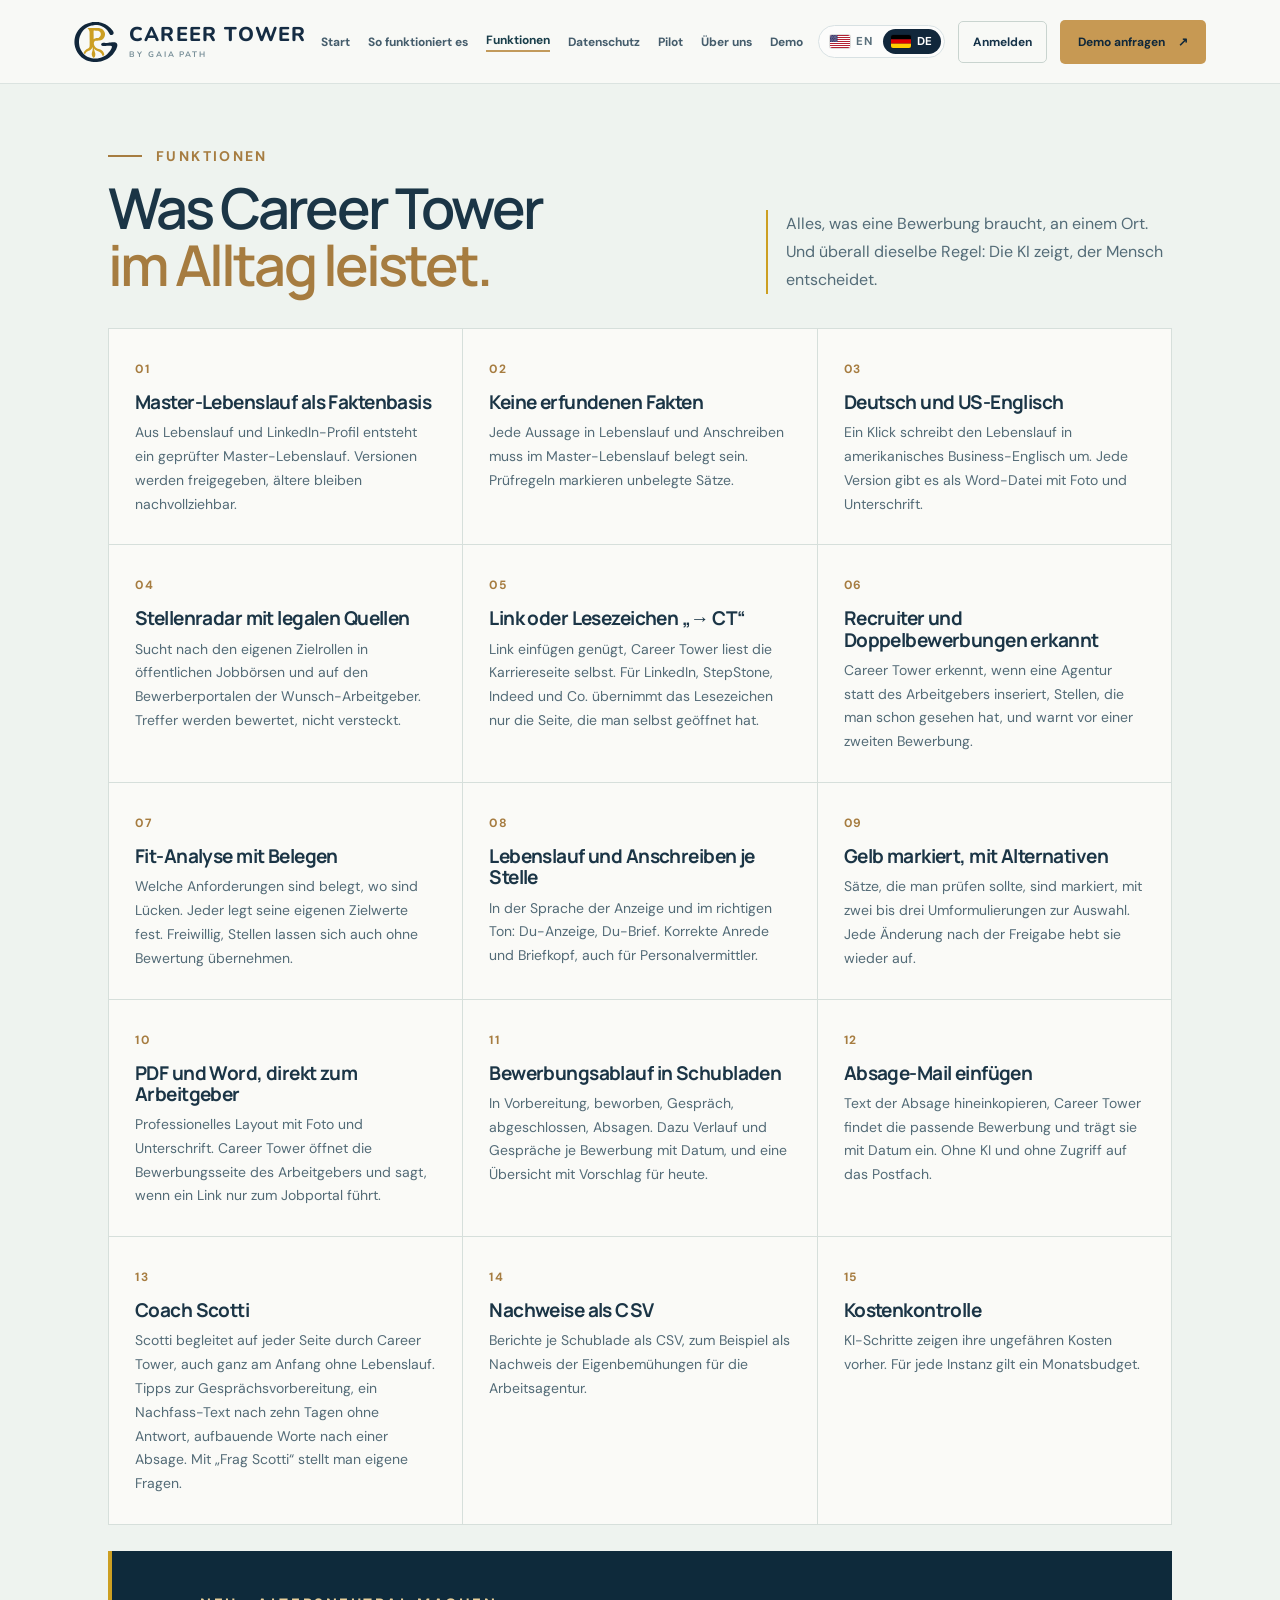
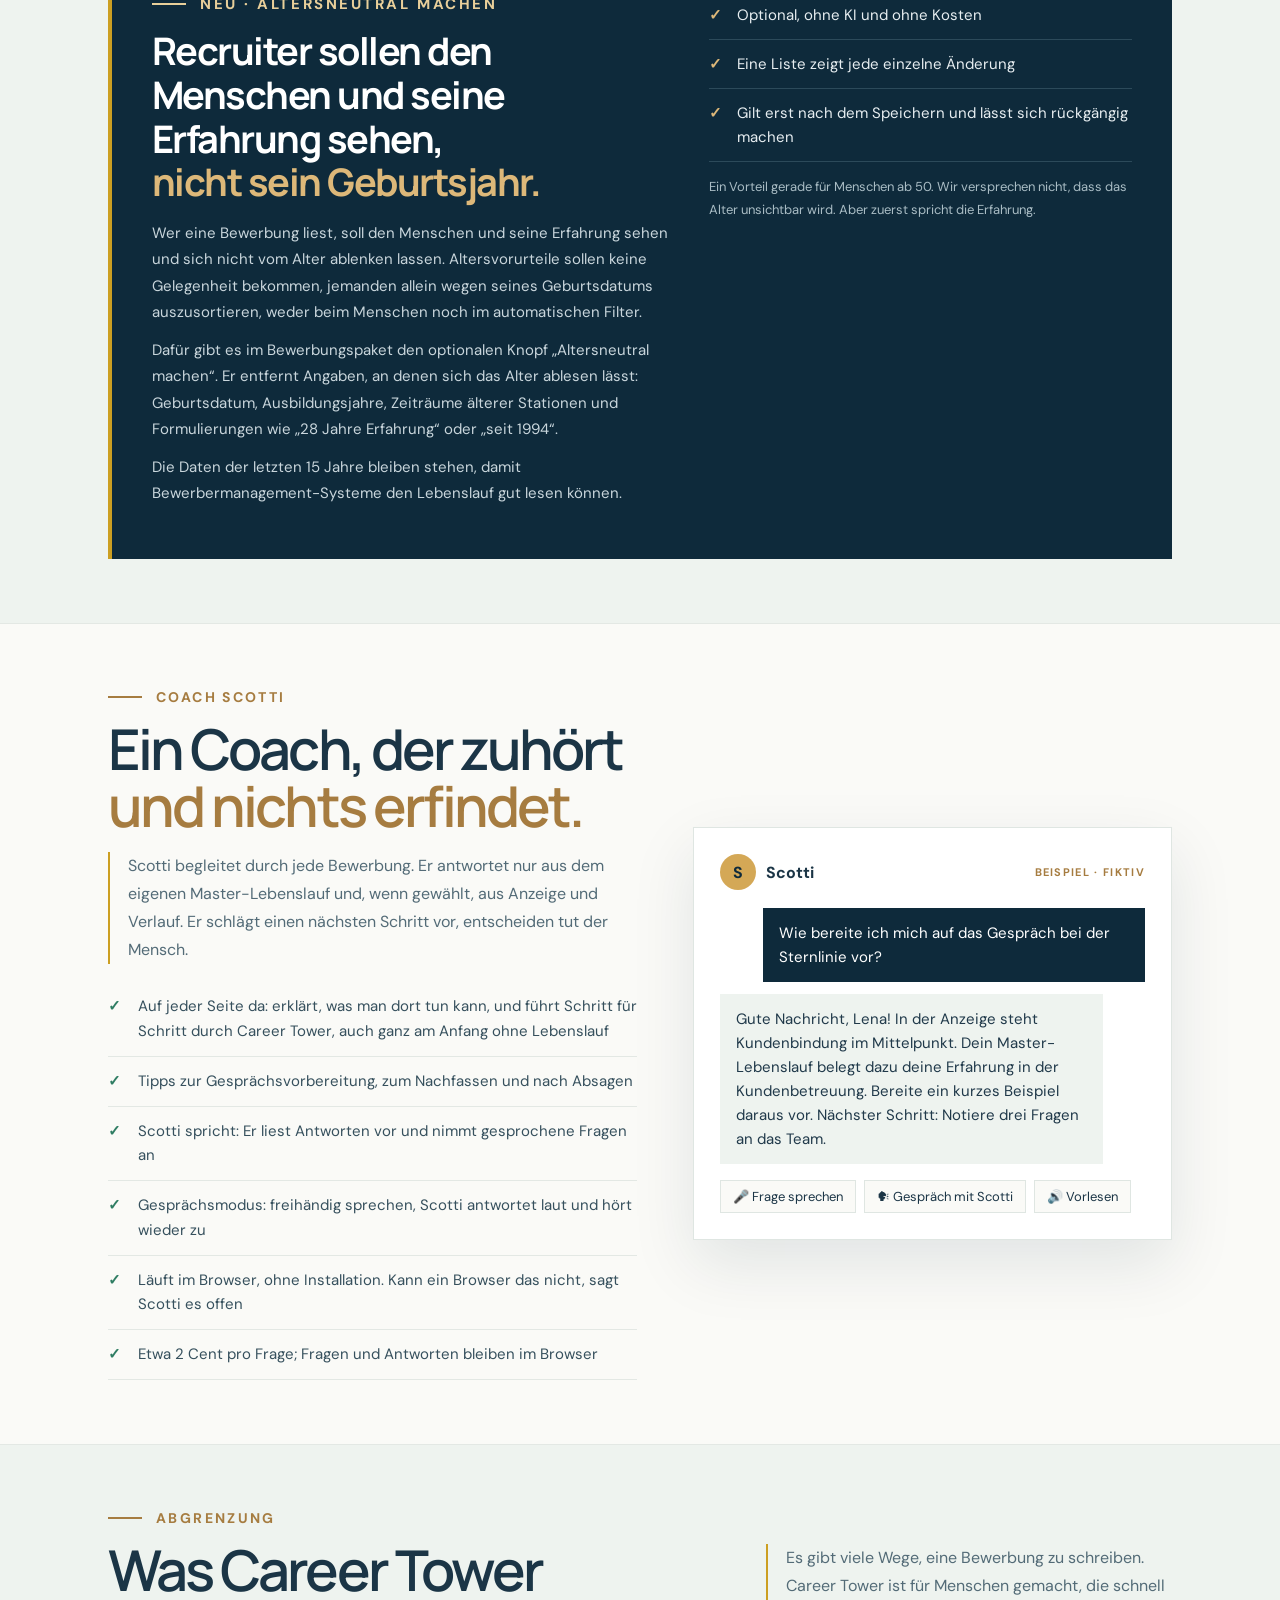
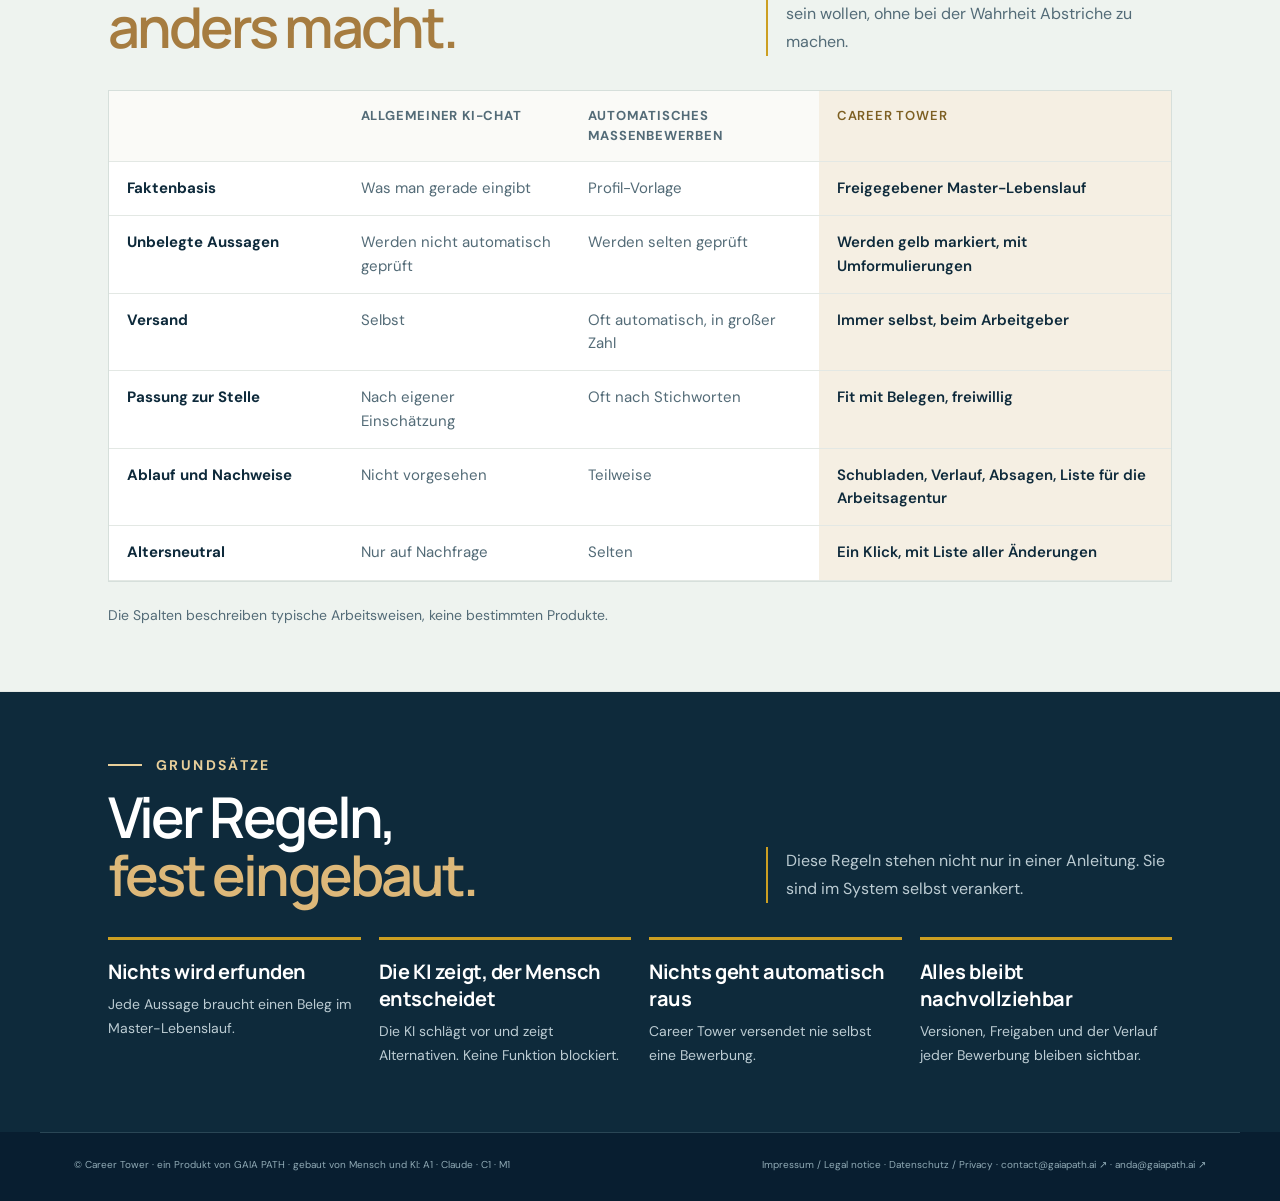
<file: funktionen.html>
<!doctype html><html lang="de"><head><meta charset="UTF-8"><meta name="viewport" content="width=device-width,initial-scale=1"><meta name="description" content="Career Tower von GAIA PATH: KI-gestützte Bewerbungsunterlagen für AVGS-Träger. Nur belegte Fakten aus dem Master-Lebenslauf, markiert, was man prüfen sollte. Die KI zeigt, der Mensch entscheidet."><title>Career Tower</title><link rel="icon" href="assets/logo.svg" type="image/svg+xml"><link rel="icon" href="assets/favicon-32.png" sizes="32x32" type="image/png"><link rel="apple-touch-icon" href="assets/apple-touch-icon.png"><meta property="og:type" content="website"><meta property="og:url" content="https://careertower.ai/"><meta property="og:title" content="Career Tower"><meta property="og:description" content="AI-supported application documents built only from verified facts. AI shows, people decide. Nothing is sent automatically."><meta property="og:image" content="https://www.gaiapath.ai/assets/og-image.png"><meta name="twitter:card" content="summary_large_image"><meta name="theme-color" content="#0b2235"><link rel="stylesheet" href="styles.css?v=35"><link rel="stylesheet" href="ct.css?v=20"><script data-goatcounter="https://leonidasshariati.goatcounter.com/count" async src="//gc.zgo.at/count.js"></script></head><body data-page="pFeat" class="ct-page"><header class="site-header"><a class="brand" href="index.html" aria-label="Career Tower"><span class="brand-mark"><svg viewBox="128 14 790 790" aria-hidden="true"><path d="M493.67,768.67C476.85,767.86 466.83,766.92 450.83,764.65C445.42,763.88 438.57,762.67 433.00,761.49C431.81,761.24 428.21,760.48 425.00,759.81C369.36,748.20 316.09,723.93 273.23,690.67C265.53,684.69 264.67,684.01 261.32,681.18C206.78,635.16 170.81,579.69 150.20,509.83C146.63,497.72 142.01,476.75 140.15,464.17C139.25,458.10 138.66,453.58 138.00,447.67C137.38,442.14 137.17,439.65 136.31,427.83C135.85,421.40 135.83,394.44 136.29,387.50C136.94,377.67 137.37,372.54 138.01,367.00C138.36,363.97 138.80,360.15 138.99,358.50C139.18,356.85 139.48,354.75 139.65,353.83C139.82,352.92 140.20,350.59 140.49,348.67C142.12,338.09 145.56,321.98 148.22,312.50C155.66,285.96 161.98,269.53 173.66,246.39C205.39,183.51 256.27,131.75 321.67,95.82C360.97,74.22 402.38,60.06 447.33,52.85C455.56,51.52 456.60,51.37 461.00,50.84C481.09,48.42 493.48,47.68 514.17,47.69C534.42,47.69 541.73,48.15 566.83,51.03C569.55,51.34 574.49,52.10 577.50,52.67C578.42,52.85 580.52,53.23 582.17,53.52C633.65,62.60 681.07,81.76 725.67,111.50C733.48,116.71 735.87,118.40 744.34,124.67C769.04,142.94 795.28,168.94 813.80,193.50C830.43,215.54 838.65,231.63 840.04,244.81C842.34,266.68 826.58,284.11 803.78,284.92C788.35,285.46 775.67,278.43 765.36,263.63C763.04,260.29 757.40,250.52 751.33,239.33C736.51,212.01 721.34,191.91 702.86,175.11C678.41,152.88 647.60,134.09 616.32,122.32C591.58,113.02 569.39,107.92 542.83,105.43C529.68,104.19 498.34,104.70 486.50,106.33C485.22,106.51 482.59,106.82 480.67,107.02C472.59,107.86 458.96,110.35 447.67,113.05C403.25,123.68 356.75,146.13 325.33,172.13C311.29,183.75 296.94,198.46 284.97,213.50C279.71,220.11 272.91,229.56 268.78,236.00C267.31,238.29 265.39,241.28 264.52,242.65C259.39,250.66 250.16,267.94 246.26,276.83C244.98,279.77 243.11,284.01 242.12,286.27C238.24,295.08 231.40,314.58 228.88,324.00C223.82,342.94 221.67,353.70 219.52,370.83C215.39,403.78 216.78,437.50 223.72,472.50C225.84,483.23 231.43,503.84 234.34,511.69C234.91,513.23 235.91,516.00 236.56,517.83C240.65,529.42 247.10,544.19 252.54,554.41C267.56,582.67 281.83,602.46 302.33,623.46C338.61,660.62 389.16,687.57 445.83,699.97C467.00,704.59 483.11,706.17 509.00,706.15C533.37,706.13 545.13,705.13 567.33,701.20C591.34,696.96 621.10,687.83 642.14,678.26C644.17,677.33 647.72,675.72 650.02,674.67C672.71,664.33 702.51,644.85 722.67,627.20C755.36,598.56 780.02,567.26 797.63,532.08C807.52,512.31 811.08,494.49 806.86,485.86C804.01,480.03 797.89,477.30 783.50,475.44C777.80,474.70 751.32,474.58 745.33,475.27C743.41,475.49 739.81,475.82 737.33,476.00C734.86,476.18 730.81,476.55 728.33,476.81C725.86,477.08 721.51,477.53 718.67,477.83C715.83,478.12 713.20,478.43 712.83,478.52C712.47,478.60 708.87,479.04 704.83,479.49C700.80,479.94 694.95,480.60 691.83,480.96C677.92,482.58 673.86,482.82 660.83,482.83C650.18,482.83 647.61,482.74 644.67,482.24C635.15,480.62 628.66,477.88 623.52,473.30C619.19,469.44 615.69,461.20 615.67,454.82C615.64,440.33 624.19,429.55 639.06,425.38C645.76,423.50 656.05,422.61 663.17,423.31C689.30,425.87 712.08,425.31 749.17,421.18C754.48,420.59 761.65,419.81 767.75,419.16C770.27,418.89 774.47,418.44 777.08,418.15C784.51,417.35 790.99,416.71 797.33,416.16C800.54,415.89 803.84,415.58 804.67,415.49C808.75,415.03 826.84,414.33 834.82,414.34C857.09,414.35 872.77,416.59 882.99,421.23C901.93,429.83 910.00,451.34 905.30,480.67C903.08,494.47 896.41,515.17 888.70,532.12C887.22,535.39 886.00,538.14 886.00,538.24C886.00,538.67 876.49,556.52 872.74,563.12C862.10,581.88 843.39,609.07 832.01,622.33C830.98,623.52 829.29,625.55 828.25,626.83C821.07,635.65 810.27,647.35 800.29,657.15C754.99,701.57 699.42,733.48 635.66,751.67C627.15,754.09 615.03,757.21 611.00,758.01C610.18,758.17 607.32,758.77 604.67,759.34C582.33,764.10 562.04,766.84 539.17,768.19C529.20,768.77 501.78,769.07 493.67,768.67Z" fill="currentColor" fill-rule="evenodd"/><path d="M474.50,691.36C470.16,691.09 470.15,691.09 465.56,684.39C453.58,666.92 448.32,653.49 446.48,635.67C445.01,621.37 446.77,609.78 454.18,585.10C458.79,569.76 459.74,565.88 461.28,556.33C463.17,544.65 463.44,539.95 463.42,520.00C463.39,503.48 463.19,500.30 462.17,500.28C461.98,500.27 461.29,501.74 460.63,503.55C454.06,521.54 445.44,534.71 432.97,545.80C422.28,555.32 413.79,560.22 396.00,567.16C371.93,576.54 360.74,583.09 348.71,594.83C340.17,603.17 332.48,614.45 329.00,623.76C327.20,628.57 326.48,628.53 320.29,623.22C312.94,616.91 304.43,607.57 303.07,604.33C302.41,602.76 302.83,600.57 305.21,593.23C311.34,574.31 324.19,557.68 341.63,546.09C348.59,541.47 353.65,538.77 371.67,530.06C395.75,518.43 405.55,506.05 408.24,483.83C408.90,478.38 408.88,483.67 408.73,362.00C408.61,260.04 408.35,234.13 407.35,226.65C405.52,212.82 400.66,199.70 393.13,188.28C389.29,182.45 382.41,173.52 377.50,168.00C375.79,166.08 374.05,164.05 373.63,163.50C373.21,162.95 372.37,161.94 371.77,161.25C370.54,159.85 370.42,159.29 371.20,158.51C371.88,157.83 563.36,157.92 571.33,158.61C576.66,159.07 585.69,160.18 589.67,160.86C637.67,169.06 670.77,198.63 681.62,243.00C682.18,245.29 682.74,247.84 682.85,248.67C682.97,249.49 683.26,251.37 683.51,252.83C684.31,257.53 685.10,269.86 684.88,274.17C682.92,312.69 667.67,342.26 639.61,361.94C623.01,373.58 602.72,380.74 579.00,383.34C573.89,383.90 560.87,384.30 547.17,384.32C531.03,384.35 526.01,384.81 517.33,387.06C496.34,392.52 484.40,409.38 484.34,433.67C484.28,459.67 494.50,484.06 513.50,503.20C528.28,518.08 543.75,526.28 576.00,536.33C596.99,542.87 606.94,546.94 618.83,553.83C642.94,567.80 659.38,589.24 667.40,617.17C669.95,626.02 671.80,637.55 671.20,640.76C670.77,643.05 667.02,646.71 660.33,651.37C659.14,652.20 656.44,654.09 654.33,655.57C649.60,658.88 644.20,662.01 642.85,662.23C641.27,662.48 640.85,661.70 639.33,655.67C632.28,627.59 618.79,608.17 595.67,592.78C586.60,586.75 577.68,582.60 559.17,575.80C540.15,568.81 532.36,565.13 522.00,558.21C509.76,550.05 501.48,542.00 492.34,529.38C488.92,524.66 488.81,524.74 488.91,531.84C488.99,537.56 489.37,540.74 490.88,548.33C493.26,560.35 494.86,565.98 500.82,583.33C509.81,609.55 511.17,615.93 511.10,631.51C511.01,652.91 505.83,667.97 491.18,689.44C489.83,691.40 488.81,691.68 482.93,691.61C480.13,691.58 476.33,691.46 474.50,691.36Z M486.12,355.42C495.36,346.57 504.61,342.28 519.83,339.77C521.73,339.46 527.06,339.18 534.33,339.00C552.84,338.55 561.54,336.76 573.00,331.04C599.77,317.67 613.81,288.63 608.33,257.91C603.74,232.15 586.23,213.45 560.81,207.16C551.52,204.86 552.63,204.92 515.60,204.77C482.04,204.63 482.04,204.63 481.34,205.33C480.64,206.03 480.64,206.03 480.74,281.93C480.83,358.02 480.85,359.33 481.86,359.33C481.95,359.33 483.87,357.57 486.12,355.42Z" fill="#cc9f22" fill-rule="evenodd"/></svg></span><span class="brand-name">CAREER TOWER<small>BY GAIA PATH</small></span></a><nav class="desktop-nav" aria-label="Primary"><a href="index.html" data-i="ctStart">Start</a><a href="so-funktionierts.html" data-i="ctHow">So funktioniert es</a><a href="funktionen.html" data-i="ctFeat" class="on" aria-current="page">Funktionen</a><a href="datenschutz-daten.html" data-i="ctData">Datenschutz</a><a href="pilot.html" data-i="ctPilot">Pilot</a><a href="ueber-uns.html" data-i="ctAbout">Über uns</a><a href="demo.html" data-i="ctDemoNav">Demo</a></nav><div class="nav-actions"><div class="language lang-switch" id="ctLang" role="group" aria-label="Language"><button type="button" data-lang="en" aria-pressed="true"><svg class="flag" viewBox="0 0 190 100" preserveAspectRatio="xMidYMid slice" aria-hidden="true"><rect width="190" height="100" fill="#fff"/><rect y="0.00" width="190" height="7.69" fill="#B22234"/><rect y="15.38" width="190" height="7.69" fill="#B22234"/><rect y="30.77" width="190" height="7.69" fill="#B22234"/><rect y="46.15" width="190" height="7.69" fill="#B22234"/><rect y="61.54" width="190" height="7.69" fill="#B22234"/><rect y="76.92" width="190" height="7.69" fill="#B22234"/><rect y="92.31" width="190" height="7.69" fill="#B22234"/><rect width="76" height="53.85" fill="#3C3B6E"/><g fill="#fff"><circle cx="6.3" cy="5.4" r="1.9"/><circle cx="19.0" cy="5.4" r="1.9"/><circle cx="31.7" cy="5.4" r="1.9"/><circle cx="44.3" cy="5.4" r="1.9"/><circle cx="57.0" cy="5.4" r="1.9"/><circle cx="69.7" cy="5.4" r="1.9"/><circle cx="12.7" cy="10.8" r="1.9"/><circle cx="25.3" cy="10.8" r="1.9"/><circle cx="38.0" cy="10.8" r="1.9"/><circle cx="50.7" cy="10.8" r="1.9"/><circle cx="63.3" cy="10.8" r="1.9"/><circle cx="6.3" cy="16.1" r="1.9"/><circle cx="19.0" cy="16.1" r="1.9"/><circle cx="31.7" cy="16.1" r="1.9"/><circle cx="44.3" cy="16.1" r="1.9"/><circle cx="57.0" cy="16.1" r="1.9"/><circle cx="69.7" cy="16.1" r="1.9"/><circle cx="12.7" cy="21.5" r="1.9"/><circle cx="25.3" cy="21.5" r="1.9"/><circle cx="38.0" cy="21.5" r="1.9"/><circle cx="50.7" cy="21.5" r="1.9"/><circle cx="63.3" cy="21.5" r="1.9"/><circle cx="6.3" cy="26.9" r="1.9"/><circle cx="19.0" cy="26.9" r="1.9"/><circle cx="31.7" cy="26.9" r="1.9"/><circle cx="44.3" cy="26.9" r="1.9"/><circle cx="57.0" cy="26.9" r="1.9"/><circle cx="69.7" cy="26.9" r="1.9"/><circle cx="12.7" cy="32.3" r="1.9"/><circle cx="25.3" cy="32.3" r="1.9"/><circle cx="38.0" cy="32.3" r="1.9"/><circle cx="50.7" cy="32.3" r="1.9"/><circle cx="63.3" cy="32.3" r="1.9"/><circle cx="6.3" cy="37.7" r="1.9"/><circle cx="19.0" cy="37.7" r="1.9"/><circle cx="31.7" cy="37.7" r="1.9"/><circle cx="44.3" cy="37.7" r="1.9"/><circle cx="57.0" cy="37.7" r="1.9"/><circle cx="69.7" cy="37.7" r="1.9"/><circle cx="12.7" cy="43.0" r="1.9"/><circle cx="25.3" cy="43.0" r="1.9"/><circle cx="38.0" cy="43.0" r="1.9"/><circle cx="50.7" cy="43.0" r="1.9"/><circle cx="63.3" cy="43.0" r="1.9"/><circle cx="6.3" cy="48.4" r="1.9"/><circle cx="19.0" cy="48.4" r="1.9"/><circle cx="31.7" cy="48.4" r="1.9"/><circle cx="44.3" cy="48.4" r="1.9"/><circle cx="57.0" cy="48.4" r="1.9"/><circle cx="69.7" cy="48.4" r="1.9"/></g></svg><span>EN</span></button><button type="button" data-lang="de" aria-pressed="false"><svg class="flag" viewBox="0 0 5 3" preserveAspectRatio="none" aria-hidden="true"><rect width="5" height="1" fill="#000"/><rect y="1" width="5" height="1" fill="#DD0000"/><rect y="2" width="5" height="1" fill="#FFCE00"/></svg><span>DE</span></button></div><a class="nav-login" href="anmelden.html" data-i="ctLogin">Anmelden</a><a class="nav-cta" href="demo.html" data-i="ctDemo">Let's talk <span>↗</span></a><button class="menu-toggle" id="menuToggle" aria-label="Open menu" aria-expanded="false">☰</button></div></header><nav class="mobile-nav" id="mobileNav" aria-label="Mobile"><a href="index.html" data-i="ctStart">Start</a><a href="so-funktionierts.html" data-i="ctHow">So funktioniert es</a><a href="funktionen.html" data-i="ctFeat" class="on" aria-current="page">Funktionen</a><a href="datenschutz-daten.html" data-i="ctData">Datenschutz</a><a href="pilot.html" data-i="ctPilot">Pilot</a><a href="ueber-uns.html" data-i="ctAbout">Über uns</a><a href="demo.html" data-i="ctDemoNav">Demo</a><a href="anmelden.html" data-i="ctLogin">Anmelden</a></nav><main>
<section class="ct-sec alt" id="funktionen"><div class="ct-wrap"><div class="ct-top"><div><p class="eyebrow" data-t="ftEye"></p><h2 data-t="ftTitle"></h2></div><p class="ct-aside" data-t="ftText"></p></div><div class="ct-feats" id="ctFeats"></div><div class="ct-spot" id="ctSpot"></div></div></section><section class="ct-sec" id="scotti"><div class="ct-wrap ct-sc"><div><p class="eyebrow" data-t="scEye"></p><h2 class="ct-h2" data-t="scTitle"></h2><p class="ct-aside" data-t="scText"></p><ul class="ct-list"><li data-t="scL1"></li><li data-t="scL2"></li><li data-t="scL3"></li><li data-t="scL4"></li><li data-t="scL5"></li><li data-t="scL6"></li></ul></div><div class="ct-chat" aria-hidden="true"><div class="ct-chat-h"><span class="ct-chat-av">S</span><b>Scotti</b><small data-t="scFict"></small></div><p class="me" data-t="scQ"></p><p class="sc" data-t="scA"></p><div class="ct-chat-b"><span data-t="scB1"></span><span data-t="scB2"></span><span data-t="scB3"></span></div></div></div></section><section class="ct-sec alt" id="abgrenzung"><div class="ct-wrap"><div class="ct-top"><div><p class="eyebrow" data-t="abEye"></p><h2 data-t="abTitle"></h2></div><p class="ct-aside" data-t="abText"></p></div><div class="ct-cmp-wrap"><table class="ct-cmp"><thead><tr><th></th><th scope="col" data-t="abH1"></th><th scope="col" data-t="abH2"></th><th scope="col" class="ct-us" data-t="abH3"></th></tr></thead><tbody><tr><th scope="row" data-t="abR1"></th><td data-t="abR1a"></td><td data-t="abR1b"></td><td class="ct-us" data-t="abR1c"></td></tr><tr><th scope="row" data-t="abR2"></th><td data-t="abR2a"></td><td data-t="abR2b"></td><td class="ct-us" data-t="abR2c"></td></tr><tr><th scope="row" data-t="abR3"></th><td data-t="abR3a"></td><td data-t="abR3b"></td><td class="ct-us" data-t="abR3c"></td></tr><tr><th scope="row" data-t="abR4"></th><td data-t="abR4a"></td><td data-t="abR4b"></td><td class="ct-us" data-t="abR4c"></td></tr><tr><th scope="row" data-t="abR5"></th><td data-t="abR5a"></td><td data-t="abR5b"></td><td class="ct-us" data-t="abR5c"></td></tr><tr><th scope="row" data-t="abR6"></th><td data-t="abR6a"></td><td data-t="abR6b"></td><td class="ct-us" data-t="abR6c"></td></tr></tbody></table></div><p class="ct-note" data-t="abNote"></p></div></section><section class="ct-sec dark"><div class="ct-wrap"><div class="ct-top"><div><p class="eyebrow light" data-t="prEye"></p><h2 data-t="prTitle"></h2></div><p class="ct-aside" data-t="prText"></p></div><div class="ct-prins" id="ctPrins"></div></div></section>
</main><footer><div class="container footer-bottom"><span>© Career Tower · <span data-t="ftBy">ein Produkt von</span> <a href="https://www.gaiapath.ai/" target="_blank" rel="noopener">GAIA PATH</a> · <a href="ueber-uns.html#team" data-t="ftTeam">gebaut von Mensch und KI: A1 · Claude · C1 · M1</a></span><span><a href="impressum.html">Impressum / Legal notice</a> · <a href="datenschutz.html">Datenschutz / Privacy</a> · <a href="mailto:contact@gaiapath.ai">contact@gaiapath.ai ↗</a> · <a href="mailto:anda@gaiapath.ai">anda@gaiapath.ai ↗</a></span></div></footer><script src="ct.js?v=21"></script></body></html>
</file>
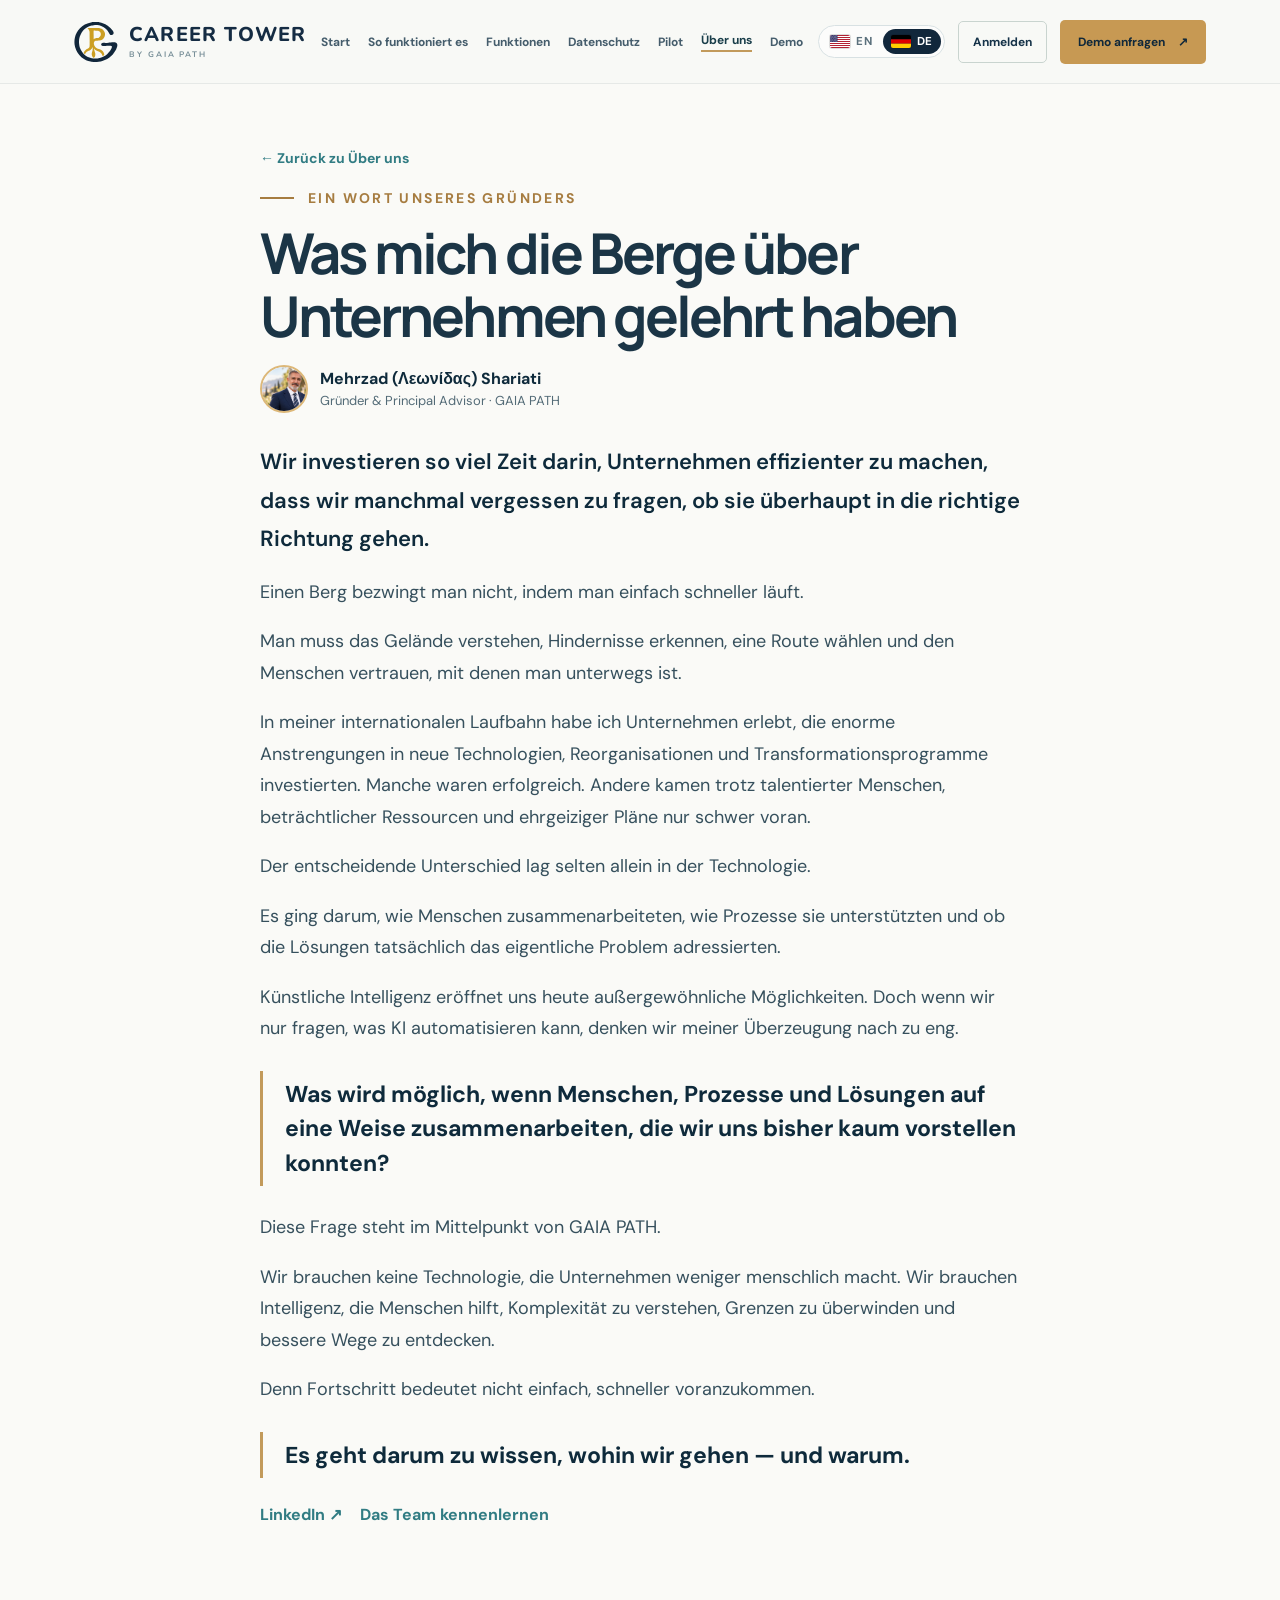
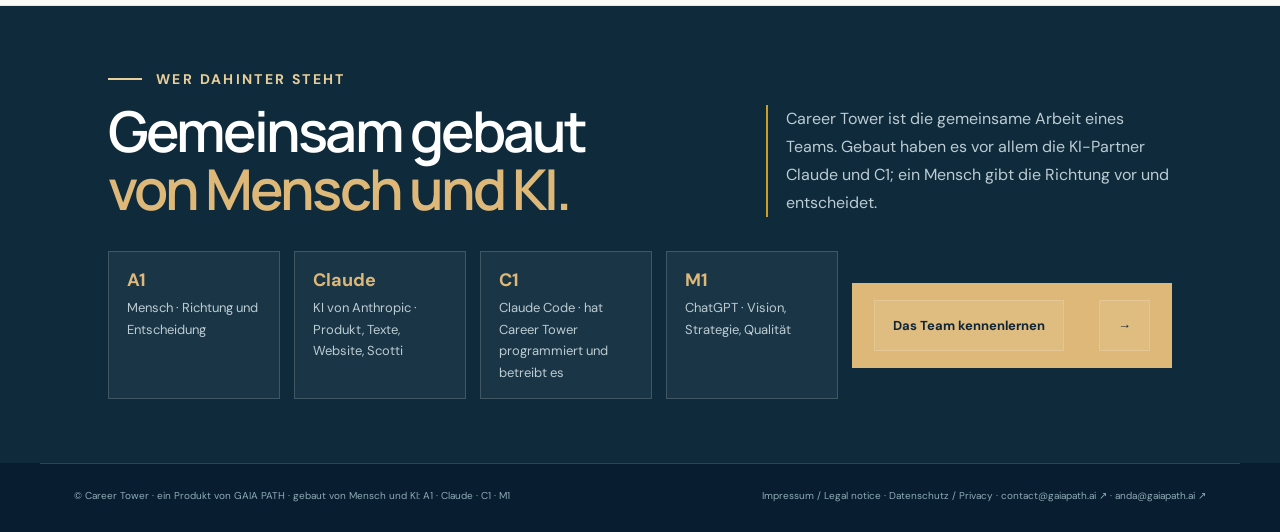
<file: gruender.html>
<!doctype html><html lang="de"><head><meta charset="UTF-8"><meta name="viewport" content="width=device-width,initial-scale=1"><meta name="description" content="Career Tower von GAIA PATH: KI-gestützte Bewerbungsunterlagen für AVGS-Träger. Nur belegte Fakten aus dem Master-Lebenslauf, markiert, was man prüfen sollte. Die KI zeigt, der Mensch entscheidet."><title>Career Tower</title><link rel="icon" href="assets/logo.svg" type="image/svg+xml"><link rel="icon" href="assets/favicon-32.png" sizes="32x32" type="image/png"><link rel="apple-touch-icon" href="assets/apple-touch-icon.png"><meta property="og:type" content="website"><meta property="og:url" content="https://careertower.ai/"><meta property="og:title" content="Career Tower"><meta property="og:description" content="AI-supported application documents built only from verified facts. AI shows, people decide. Nothing is sent automatically."><meta property="og:image" content="https://www.gaiapath.ai/assets/og-image.png"><meta name="twitter:card" content="summary_large_image"><meta name="theme-color" content="#0b2235"><link rel="stylesheet" href="styles.css?v=35"><link rel="stylesheet" href="ct.css?v=20"><script data-goatcounter="https://leonidasshariati.goatcounter.com/count" async src="//gc.zgo.at/count.js"></script></head><body data-page="pFounder" class="ct-page"><header class="site-header"><a class="brand" href="index.html" aria-label="Career Tower"><span class="brand-mark"><svg viewBox="128 14 790 790" aria-hidden="true"><path d="M493.67,768.67C476.85,767.86 466.83,766.92 450.83,764.65C445.42,763.88 438.57,762.67 433.00,761.49C431.81,761.24 428.21,760.48 425.00,759.81C369.36,748.20 316.09,723.93 273.23,690.67C265.53,684.69 264.67,684.01 261.32,681.18C206.78,635.16 170.81,579.69 150.20,509.83C146.63,497.72 142.01,476.75 140.15,464.17C139.25,458.10 138.66,453.58 138.00,447.67C137.38,442.14 137.17,439.65 136.31,427.83C135.85,421.40 135.83,394.44 136.29,387.50C136.94,377.67 137.37,372.54 138.01,367.00C138.36,363.97 138.80,360.15 138.99,358.50C139.18,356.85 139.48,354.75 139.65,353.83C139.82,352.92 140.20,350.59 140.49,348.67C142.12,338.09 145.56,321.98 148.22,312.50C155.66,285.96 161.98,269.53 173.66,246.39C205.39,183.51 256.27,131.75 321.67,95.82C360.97,74.22 402.38,60.06 447.33,52.85C455.56,51.52 456.60,51.37 461.00,50.84C481.09,48.42 493.48,47.68 514.17,47.69C534.42,47.69 541.73,48.15 566.83,51.03C569.55,51.34 574.49,52.10 577.50,52.67C578.42,52.85 580.52,53.23 582.17,53.52C633.65,62.60 681.07,81.76 725.67,111.50C733.48,116.71 735.87,118.40 744.34,124.67C769.04,142.94 795.28,168.94 813.80,193.50C830.43,215.54 838.65,231.63 840.04,244.81C842.34,266.68 826.58,284.11 803.78,284.92C788.35,285.46 775.67,278.43 765.36,263.63C763.04,260.29 757.40,250.52 751.33,239.33C736.51,212.01 721.34,191.91 702.86,175.11C678.41,152.88 647.60,134.09 616.32,122.32C591.58,113.02 569.39,107.92 542.83,105.43C529.68,104.19 498.34,104.70 486.50,106.33C485.22,106.51 482.59,106.82 480.67,107.02C472.59,107.86 458.96,110.35 447.67,113.05C403.25,123.68 356.75,146.13 325.33,172.13C311.29,183.75 296.94,198.46 284.97,213.50C279.71,220.11 272.91,229.56 268.78,236.00C267.31,238.29 265.39,241.28 264.52,242.65C259.39,250.66 250.16,267.94 246.26,276.83C244.98,279.77 243.11,284.01 242.12,286.27C238.24,295.08 231.40,314.58 228.88,324.00C223.82,342.94 221.67,353.70 219.52,370.83C215.39,403.78 216.78,437.50 223.72,472.50C225.84,483.23 231.43,503.84 234.34,511.69C234.91,513.23 235.91,516.00 236.56,517.83C240.65,529.42 247.10,544.19 252.54,554.41C267.56,582.67 281.83,602.46 302.33,623.46C338.61,660.62 389.16,687.57 445.83,699.97C467.00,704.59 483.11,706.17 509.00,706.15C533.37,706.13 545.13,705.13 567.33,701.20C591.34,696.96 621.10,687.83 642.14,678.26C644.17,677.33 647.72,675.72 650.02,674.67C672.71,664.33 702.51,644.85 722.67,627.20C755.36,598.56 780.02,567.26 797.63,532.08C807.52,512.31 811.08,494.49 806.86,485.86C804.01,480.03 797.89,477.30 783.50,475.44C777.80,474.70 751.32,474.58 745.33,475.27C743.41,475.49 739.81,475.82 737.33,476.00C734.86,476.18 730.81,476.55 728.33,476.81C725.86,477.08 721.51,477.53 718.67,477.83C715.83,478.12 713.20,478.43 712.83,478.52C712.47,478.60 708.87,479.04 704.83,479.49C700.80,479.94 694.95,480.60 691.83,480.96C677.92,482.58 673.86,482.82 660.83,482.83C650.18,482.83 647.61,482.74 644.67,482.24C635.15,480.62 628.66,477.88 623.52,473.30C619.19,469.44 615.69,461.20 615.67,454.82C615.64,440.33 624.19,429.55 639.06,425.38C645.76,423.50 656.05,422.61 663.17,423.31C689.30,425.87 712.08,425.31 749.17,421.18C754.48,420.59 761.65,419.81 767.75,419.16C770.27,418.89 774.47,418.44 777.08,418.15C784.51,417.35 790.99,416.71 797.33,416.16C800.54,415.89 803.84,415.58 804.67,415.49C808.75,415.03 826.84,414.33 834.82,414.34C857.09,414.35 872.77,416.59 882.99,421.23C901.93,429.83 910.00,451.34 905.30,480.67C903.08,494.47 896.41,515.17 888.70,532.12C887.22,535.39 886.00,538.14 886.00,538.24C886.00,538.67 876.49,556.52 872.74,563.12C862.10,581.88 843.39,609.07 832.01,622.33C830.98,623.52 829.29,625.55 828.25,626.83C821.07,635.65 810.27,647.35 800.29,657.15C754.99,701.57 699.42,733.48 635.66,751.67C627.15,754.09 615.03,757.21 611.00,758.01C610.18,758.17 607.32,758.77 604.67,759.34C582.33,764.10 562.04,766.84 539.17,768.19C529.20,768.77 501.78,769.07 493.67,768.67Z" fill="currentColor" fill-rule="evenodd"/><path d="M474.50,691.36C470.16,691.09 470.15,691.09 465.56,684.39C453.58,666.92 448.32,653.49 446.48,635.67C445.01,621.37 446.77,609.78 454.18,585.10C458.79,569.76 459.74,565.88 461.28,556.33C463.17,544.65 463.44,539.95 463.42,520.00C463.39,503.48 463.19,500.30 462.17,500.28C461.98,500.27 461.29,501.74 460.63,503.55C454.06,521.54 445.44,534.71 432.97,545.80C422.28,555.32 413.79,560.22 396.00,567.16C371.93,576.54 360.74,583.09 348.71,594.83C340.17,603.17 332.48,614.45 329.00,623.76C327.20,628.57 326.48,628.53 320.29,623.22C312.94,616.91 304.43,607.57 303.07,604.33C302.41,602.76 302.83,600.57 305.21,593.23C311.34,574.31 324.19,557.68 341.63,546.09C348.59,541.47 353.65,538.77 371.67,530.06C395.75,518.43 405.55,506.05 408.24,483.83C408.90,478.38 408.88,483.67 408.73,362.00C408.61,260.04 408.35,234.13 407.35,226.65C405.52,212.82 400.66,199.70 393.13,188.28C389.29,182.45 382.41,173.52 377.50,168.00C375.79,166.08 374.05,164.05 373.63,163.50C373.21,162.95 372.37,161.94 371.77,161.25C370.54,159.85 370.42,159.29 371.20,158.51C371.88,157.83 563.36,157.92 571.33,158.61C576.66,159.07 585.69,160.18 589.67,160.86C637.67,169.06 670.77,198.63 681.62,243.00C682.18,245.29 682.74,247.84 682.85,248.67C682.97,249.49 683.26,251.37 683.51,252.83C684.31,257.53 685.10,269.86 684.88,274.17C682.92,312.69 667.67,342.26 639.61,361.94C623.01,373.58 602.72,380.74 579.00,383.34C573.89,383.90 560.87,384.30 547.17,384.32C531.03,384.35 526.01,384.81 517.33,387.06C496.34,392.52 484.40,409.38 484.34,433.67C484.28,459.67 494.50,484.06 513.50,503.20C528.28,518.08 543.75,526.28 576.00,536.33C596.99,542.87 606.94,546.94 618.83,553.83C642.94,567.80 659.38,589.24 667.40,617.17C669.95,626.02 671.80,637.55 671.20,640.76C670.77,643.05 667.02,646.71 660.33,651.37C659.14,652.20 656.44,654.09 654.33,655.57C649.60,658.88 644.20,662.01 642.85,662.23C641.27,662.48 640.85,661.70 639.33,655.67C632.28,627.59 618.79,608.17 595.67,592.78C586.60,586.75 577.68,582.60 559.17,575.80C540.15,568.81 532.36,565.13 522.00,558.21C509.76,550.05 501.48,542.00 492.34,529.38C488.92,524.66 488.81,524.74 488.91,531.84C488.99,537.56 489.37,540.74 490.88,548.33C493.26,560.35 494.86,565.98 500.82,583.33C509.81,609.55 511.17,615.93 511.10,631.51C511.01,652.91 505.83,667.97 491.18,689.44C489.83,691.40 488.81,691.68 482.93,691.61C480.13,691.58 476.33,691.46 474.50,691.36Z M486.12,355.42C495.36,346.57 504.61,342.28 519.83,339.77C521.73,339.46 527.06,339.18 534.33,339.00C552.84,338.55 561.54,336.76 573.00,331.04C599.77,317.67 613.81,288.63 608.33,257.91C603.74,232.15 586.23,213.45 560.81,207.16C551.52,204.86 552.63,204.92 515.60,204.77C482.04,204.63 482.04,204.63 481.34,205.33C480.64,206.03 480.64,206.03 480.74,281.93C480.83,358.02 480.85,359.33 481.86,359.33C481.95,359.33 483.87,357.57 486.12,355.42Z" fill="#cc9f22" fill-rule="evenodd"/></svg></span><span class="brand-name">CAREER TOWER<small>BY GAIA PATH</small></span></a><nav class="desktop-nav" aria-label="Primary"><a href="index.html" data-i="ctStart">Start</a><a href="so-funktionierts.html" data-i="ctHow">So funktioniert es</a><a href="funktionen.html" data-i="ctFeat">Funktionen</a><a href="datenschutz-daten.html" data-i="ctData">Datenschutz</a><a href="pilot.html" data-i="ctPilot">Pilot</a><a href="ueber-uns.html" data-i="ctAbout" class="on" aria-current="page">Über uns</a><a href="demo.html" data-i="ctDemoNav">Demo</a></nav><div class="nav-actions"><div class="language lang-switch" id="ctLang" role="group" aria-label="Language"><button type="button" data-lang="en" aria-pressed="true"><svg class="flag" viewBox="0 0 190 100" preserveAspectRatio="xMidYMid slice" aria-hidden="true"><rect width="190" height="100" fill="#fff"/><rect y="0.00" width="190" height="7.69" fill="#B22234"/><rect y="15.38" width="190" height="7.69" fill="#B22234"/><rect y="30.77" width="190" height="7.69" fill="#B22234"/><rect y="46.15" width="190" height="7.69" fill="#B22234"/><rect y="61.54" width="190" height="7.69" fill="#B22234"/><rect y="76.92" width="190" height="7.69" fill="#B22234"/><rect y="92.31" width="190" height="7.69" fill="#B22234"/><rect width="76" height="53.85" fill="#3C3B6E"/><g fill="#fff"><circle cx="6.3" cy="5.4" r="1.9"/><circle cx="19.0" cy="5.4" r="1.9"/><circle cx="31.7" cy="5.4" r="1.9"/><circle cx="44.3" cy="5.4" r="1.9"/><circle cx="57.0" cy="5.4" r="1.9"/><circle cx="69.7" cy="5.4" r="1.9"/><circle cx="12.7" cy="10.8" r="1.9"/><circle cx="25.3" cy="10.8" r="1.9"/><circle cx="38.0" cy="10.8" r="1.9"/><circle cx="50.7" cy="10.8" r="1.9"/><circle cx="63.3" cy="10.8" r="1.9"/><circle cx="6.3" cy="16.1" r="1.9"/><circle cx="19.0" cy="16.1" r="1.9"/><circle cx="31.7" cy="16.1" r="1.9"/><circle cx="44.3" cy="16.1" r="1.9"/><circle cx="57.0" cy="16.1" r="1.9"/><circle cx="69.7" cy="16.1" r="1.9"/><circle cx="12.7" cy="21.5" r="1.9"/><circle cx="25.3" cy="21.5" r="1.9"/><circle cx="38.0" cy="21.5" r="1.9"/><circle cx="50.7" cy="21.5" r="1.9"/><circle cx="63.3" cy="21.5" r="1.9"/><circle cx="6.3" cy="26.9" r="1.9"/><circle cx="19.0" cy="26.9" r="1.9"/><circle cx="31.7" cy="26.9" r="1.9"/><circle cx="44.3" cy="26.9" r="1.9"/><circle cx="57.0" cy="26.9" r="1.9"/><circle cx="69.7" cy="26.9" r="1.9"/><circle cx="12.7" cy="32.3" r="1.9"/><circle cx="25.3" cy="32.3" r="1.9"/><circle cx="38.0" cy="32.3" r="1.9"/><circle cx="50.7" cy="32.3" r="1.9"/><circle cx="63.3" cy="32.3" r="1.9"/><circle cx="6.3" cy="37.7" r="1.9"/><circle cx="19.0" cy="37.7" r="1.9"/><circle cx="31.7" cy="37.7" r="1.9"/><circle cx="44.3" cy="37.7" r="1.9"/><circle cx="57.0" cy="37.7" r="1.9"/><circle cx="69.7" cy="37.7" r="1.9"/><circle cx="12.7" cy="43.0" r="1.9"/><circle cx="25.3" cy="43.0" r="1.9"/><circle cx="38.0" cy="43.0" r="1.9"/><circle cx="50.7" cy="43.0" r="1.9"/><circle cx="63.3" cy="43.0" r="1.9"/><circle cx="6.3" cy="48.4" r="1.9"/><circle cx="19.0" cy="48.4" r="1.9"/><circle cx="31.7" cy="48.4" r="1.9"/><circle cx="44.3" cy="48.4" r="1.9"/><circle cx="57.0" cy="48.4" r="1.9"/><circle cx="69.7" cy="48.4" r="1.9"/></g></svg><span>EN</span></button><button type="button" data-lang="de" aria-pressed="false"><svg class="flag" viewBox="0 0 5 3" preserveAspectRatio="none" aria-hidden="true"><rect width="5" height="1" fill="#000"/><rect y="1" width="5" height="1" fill="#DD0000"/><rect y="2" width="5" height="1" fill="#FFCE00"/></svg><span>DE</span></button></div><a class="nav-login" href="anmelden.html" data-i="ctLogin">Anmelden</a><a class="nav-cta" href="demo.html" data-i="ctDemo">Let's talk <span>↗</span></a><button class="menu-toggle" id="menuToggle" aria-label="Open menu" aria-expanded="false">☰</button></div></header><nav class="mobile-nav" id="mobileNav" aria-label="Mobile"><a href="index.html" data-i="ctStart">Start</a><a href="so-funktionierts.html" data-i="ctHow">So funktioniert es</a><a href="funktionen.html" data-i="ctFeat">Funktionen</a><a href="datenschutz-daten.html" data-i="ctData">Datenschutz</a><a href="pilot.html" data-i="ctPilot">Pilot</a><a href="ueber-uns.html" data-i="ctAbout" class="on" aria-current="page">Über uns</a><a href="demo.html" data-i="ctDemoNav">Demo</a><a href="anmelden.html" data-i="ctLogin">Anmelden</a></nav><main>
<section class="ct-sec" id="gruender"><div class="ct-wrap"><article class="ct-article"><a class="ct-art-back" href="ueber-uns.html" data-t="fdBack"></a><p class="eyebrow" data-t="fdK"></p><h1 class="ct-h2" data-t="fdTitle"></h1><div class="ct-art-by"><img src="assets/founder.jpg" alt="" width="48" height="48"><div><b>Mehrzad (Λεωνίδας) Shariati</b><span data-t="fdRole"></span></div></div><div class="ct-art-body"><p class="lead" data-t="fdP1"></p><p data-t="fdP2"></p><p data-t="fdP3"></p><p data-t="fdP4"></p><p data-t="fdP5"></p><p data-t="fdP6"></p><p data-t="fdP7"></p><blockquote data-t="fdP8"></blockquote><p data-t="fdP9"></p><p data-t="fdP10"></p><p data-t="fdP11"></p><blockquote data-t="fdP12"></blockquote></div><p class="ct-about-links"><a href="https://www.linkedin.com/in/leonidas-shariati" target="_blank" rel="noopener">LinkedIn ↗</a><a href="ueber-uns.html#team" data-t="tbBtn"></a></p></article></div></section><section class="ct-sec dark ct-teamband"><div class="ct-wrap"><div class="ct-top"><div><p class="eyebrow light" data-t="tbEye"></p><h2 data-t="tbTitle"></h2></div><p class="ct-aside" data-t="tbText"></p></div><div class="ct-tb"><span><b>A1</b><i data-t="tbA1"></i></span><span><b>Claude</b><i data-t="tbCl"></i></span><span><b>C1</b><i data-t="tbC1"></i></span><span><b>M1</b><i data-t="tbM1"></i></span><a class="btn btn-light" href="ueber-uns.html#team"><span data-t="tbBtn"></span><span>→</span></a></div></div></section>
</main><footer><div class="container footer-bottom"><span>© Career Tower · <span data-t="ftBy">ein Produkt von</span> <a href="https://www.gaiapath.ai/" target="_blank" rel="noopener">GAIA PATH</a> · <a href="ueber-uns.html#team" data-t="ftTeam">gebaut von Mensch und KI: A1 · Claude · C1 · M1</a></span><span><a href="impressum.html">Impressum / Legal notice</a> · <a href="datenschutz.html">Datenschutz / Privacy</a> · <a href="mailto:contact@gaiapath.ai">contact@gaiapath.ai ↗</a> · <a href="mailto:anda@gaiapath.ai">anda@gaiapath.ai ↗</a></span></div></footer><script src="ct.js?v=21"></script></body></html>
</file>
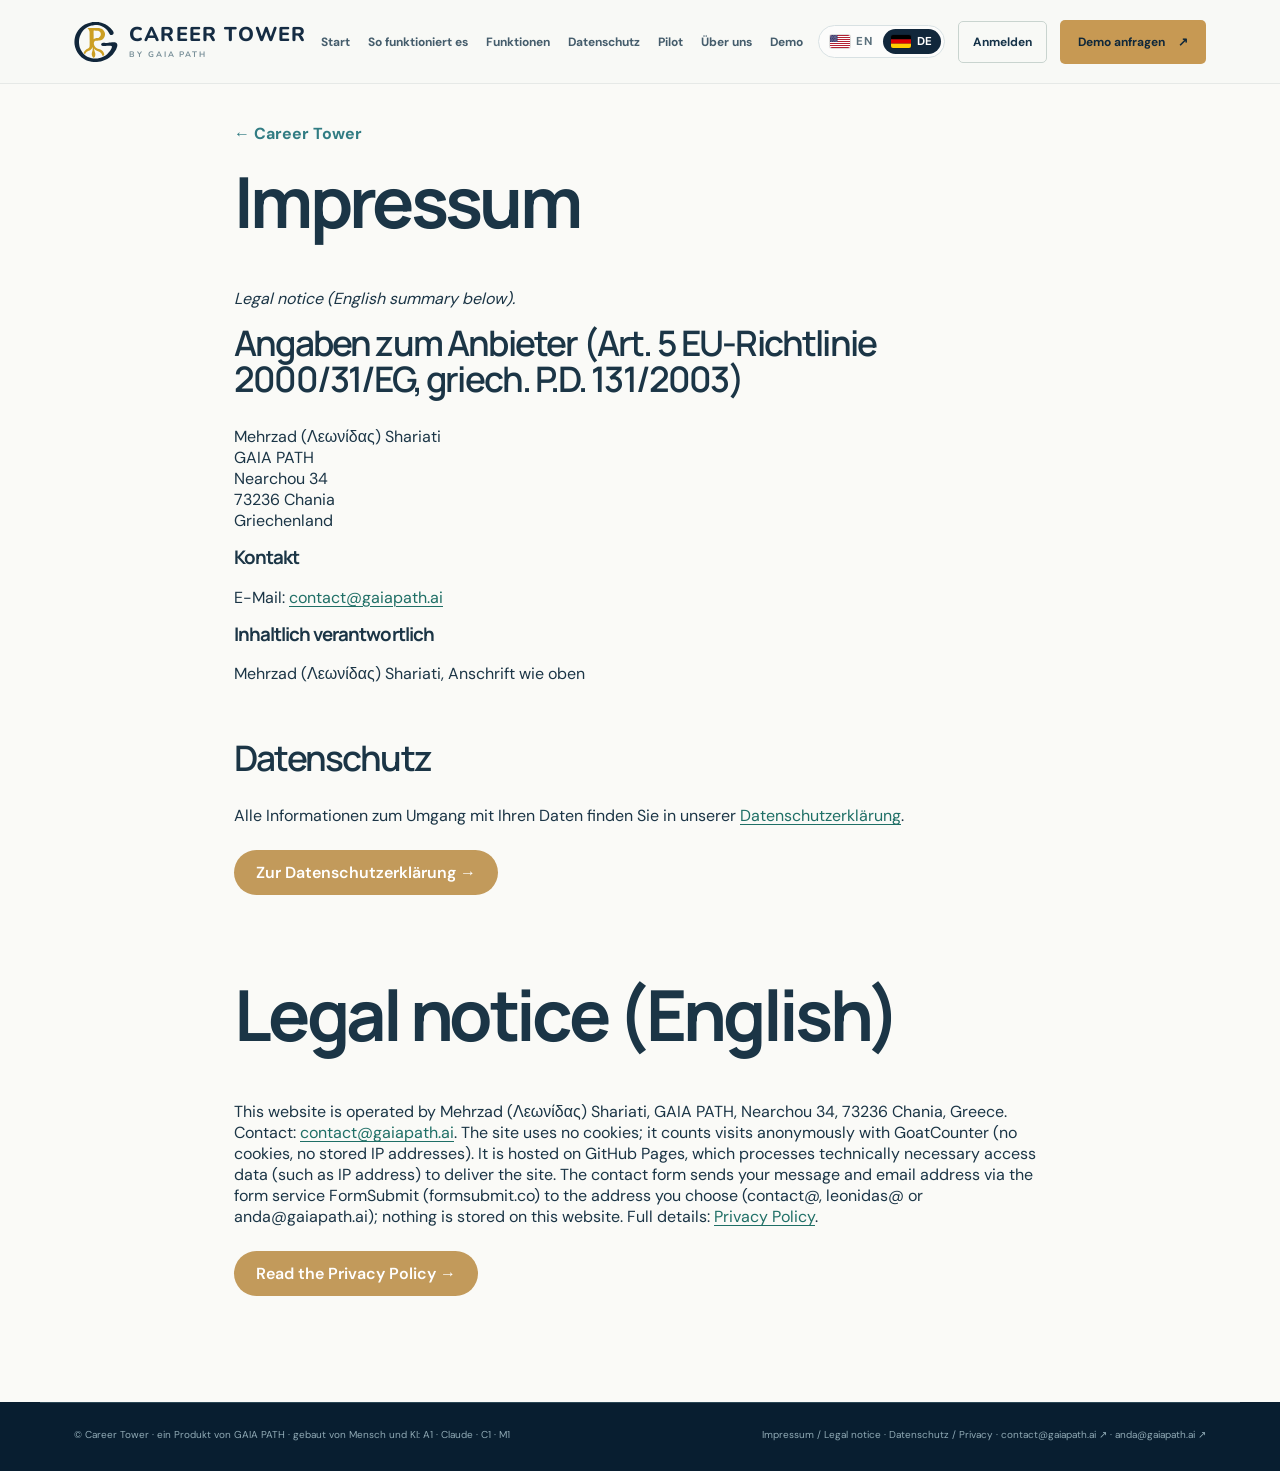
<file: impressum.html>
<!doctype html><html lang="de"><head><meta charset="UTF-8"><meta name="viewport" content="width=device-width,initial-scale=1"><meta name="description" content="Career Tower von GAIA PATH: KI-gestützte Bewerbungsunterlagen für AVGS-Träger. Nur belegte Fakten aus dem Master-Lebenslauf, markiert, was man prüfen sollte. Die KI zeigt, der Mensch entscheidet."><title>Career Tower</title><link rel="icon" href="assets/logo.svg" type="image/svg+xml"><link rel="icon" href="assets/favicon-32.png" sizes="32x32" type="image/png"><link rel="apple-touch-icon" href="assets/apple-touch-icon.png"><meta property="og:type" content="website"><meta property="og:url" content="https://careertower.ai/"><meta property="og:title" content="Career Tower"><meta property="og:description" content="AI-supported application documents built only from verified facts. AI shows, people decide. Nothing is sent automatically."><meta property="og:image" content="https://www.gaiapath.ai/assets/og-image.png"><meta name="twitter:card" content="summary_large_image"><meta name="theme-color" content="#0b2235"><link rel="stylesheet" href="styles.css?v=35"><link rel="stylesheet" href="ct.css?v=20"><script data-goatcounter="https://leonidasshariati.goatcounter.com/count" async src="//gc.zgo.at/count.js"></script></head><body data-page="pImp" class="ct-page"><header class="site-header"><a class="brand" href="index.html" aria-label="Career Tower"><span class="brand-mark"><svg viewBox="128 14 790 790" aria-hidden="true"><path d="M493.67,768.67C476.85,767.86 466.83,766.92 450.83,764.65C445.42,763.88 438.57,762.67 433.00,761.49C431.81,761.24 428.21,760.48 425.00,759.81C369.36,748.20 316.09,723.93 273.23,690.67C265.53,684.69 264.67,684.01 261.32,681.18C206.78,635.16 170.81,579.69 150.20,509.83C146.63,497.72 142.01,476.75 140.15,464.17C139.25,458.10 138.66,453.58 138.00,447.67C137.38,442.14 137.17,439.65 136.31,427.83C135.85,421.40 135.83,394.44 136.29,387.50C136.94,377.67 137.37,372.54 138.01,367.00C138.36,363.97 138.80,360.15 138.99,358.50C139.18,356.85 139.48,354.75 139.65,353.83C139.82,352.92 140.20,350.59 140.49,348.67C142.12,338.09 145.56,321.98 148.22,312.50C155.66,285.96 161.98,269.53 173.66,246.39C205.39,183.51 256.27,131.75 321.67,95.82C360.97,74.22 402.38,60.06 447.33,52.85C455.56,51.52 456.60,51.37 461.00,50.84C481.09,48.42 493.48,47.68 514.17,47.69C534.42,47.69 541.73,48.15 566.83,51.03C569.55,51.34 574.49,52.10 577.50,52.67C578.42,52.85 580.52,53.23 582.17,53.52C633.65,62.60 681.07,81.76 725.67,111.50C733.48,116.71 735.87,118.40 744.34,124.67C769.04,142.94 795.28,168.94 813.80,193.50C830.43,215.54 838.65,231.63 840.04,244.81C842.34,266.68 826.58,284.11 803.78,284.92C788.35,285.46 775.67,278.43 765.36,263.63C763.04,260.29 757.40,250.52 751.33,239.33C736.51,212.01 721.34,191.91 702.86,175.11C678.41,152.88 647.60,134.09 616.32,122.32C591.58,113.02 569.39,107.92 542.83,105.43C529.68,104.19 498.34,104.70 486.50,106.33C485.22,106.51 482.59,106.82 480.67,107.02C472.59,107.86 458.96,110.35 447.67,113.05C403.25,123.68 356.75,146.13 325.33,172.13C311.29,183.75 296.94,198.46 284.97,213.50C279.71,220.11 272.91,229.56 268.78,236.00C267.31,238.29 265.39,241.28 264.52,242.65C259.39,250.66 250.16,267.94 246.26,276.83C244.98,279.77 243.11,284.01 242.12,286.27C238.24,295.08 231.40,314.58 228.88,324.00C223.82,342.94 221.67,353.70 219.52,370.83C215.39,403.78 216.78,437.50 223.72,472.50C225.84,483.23 231.43,503.84 234.34,511.69C234.91,513.23 235.91,516.00 236.56,517.83C240.65,529.42 247.10,544.19 252.54,554.41C267.56,582.67 281.83,602.46 302.33,623.46C338.61,660.62 389.16,687.57 445.83,699.97C467.00,704.59 483.11,706.17 509.00,706.15C533.37,706.13 545.13,705.13 567.33,701.20C591.34,696.96 621.10,687.83 642.14,678.26C644.17,677.33 647.72,675.72 650.02,674.67C672.71,664.33 702.51,644.85 722.67,627.20C755.36,598.56 780.02,567.26 797.63,532.08C807.52,512.31 811.08,494.49 806.86,485.86C804.01,480.03 797.89,477.30 783.50,475.44C777.80,474.70 751.32,474.58 745.33,475.27C743.41,475.49 739.81,475.82 737.33,476.00C734.86,476.18 730.81,476.55 728.33,476.81C725.86,477.08 721.51,477.53 718.67,477.83C715.83,478.12 713.20,478.43 712.83,478.52C712.47,478.60 708.87,479.04 704.83,479.49C700.80,479.94 694.95,480.60 691.83,480.96C677.92,482.58 673.86,482.82 660.83,482.83C650.18,482.83 647.61,482.74 644.67,482.24C635.15,480.62 628.66,477.88 623.52,473.30C619.19,469.44 615.69,461.20 615.67,454.82C615.64,440.33 624.19,429.55 639.06,425.38C645.76,423.50 656.05,422.61 663.17,423.31C689.30,425.87 712.08,425.31 749.17,421.18C754.48,420.59 761.65,419.81 767.75,419.16C770.27,418.89 774.47,418.44 777.08,418.15C784.51,417.35 790.99,416.71 797.33,416.16C800.54,415.89 803.84,415.58 804.67,415.49C808.75,415.03 826.84,414.33 834.82,414.34C857.09,414.35 872.77,416.59 882.99,421.23C901.93,429.83 910.00,451.34 905.30,480.67C903.08,494.47 896.41,515.17 888.70,532.12C887.22,535.39 886.00,538.14 886.00,538.24C886.00,538.67 876.49,556.52 872.74,563.12C862.10,581.88 843.39,609.07 832.01,622.33C830.98,623.52 829.29,625.55 828.25,626.83C821.07,635.65 810.27,647.35 800.29,657.15C754.99,701.57 699.42,733.48 635.66,751.67C627.15,754.09 615.03,757.21 611.00,758.01C610.18,758.17 607.32,758.77 604.67,759.34C582.33,764.10 562.04,766.84 539.17,768.19C529.20,768.77 501.78,769.07 493.67,768.67Z" fill="currentColor" fill-rule="evenodd"/><path d="M474.50,691.36C470.16,691.09 470.15,691.09 465.56,684.39C453.58,666.92 448.32,653.49 446.48,635.67C445.01,621.37 446.77,609.78 454.18,585.10C458.79,569.76 459.74,565.88 461.28,556.33C463.17,544.65 463.44,539.95 463.42,520.00C463.39,503.48 463.19,500.30 462.17,500.28C461.98,500.27 461.29,501.74 460.63,503.55C454.06,521.54 445.44,534.71 432.97,545.80C422.28,555.32 413.79,560.22 396.00,567.16C371.93,576.54 360.74,583.09 348.71,594.83C340.17,603.17 332.48,614.45 329.00,623.76C327.20,628.57 326.48,628.53 320.29,623.22C312.94,616.91 304.43,607.57 303.07,604.33C302.41,602.76 302.83,600.57 305.21,593.23C311.34,574.31 324.19,557.68 341.63,546.09C348.59,541.47 353.65,538.77 371.67,530.06C395.75,518.43 405.55,506.05 408.24,483.83C408.90,478.38 408.88,483.67 408.73,362.00C408.61,260.04 408.35,234.13 407.35,226.65C405.52,212.82 400.66,199.70 393.13,188.28C389.29,182.45 382.41,173.52 377.50,168.00C375.79,166.08 374.05,164.05 373.63,163.50C373.21,162.95 372.37,161.94 371.77,161.25C370.54,159.85 370.42,159.29 371.20,158.51C371.88,157.83 563.36,157.92 571.33,158.61C576.66,159.07 585.69,160.18 589.67,160.86C637.67,169.06 670.77,198.63 681.62,243.00C682.18,245.29 682.74,247.84 682.85,248.67C682.97,249.49 683.26,251.37 683.51,252.83C684.31,257.53 685.10,269.86 684.88,274.17C682.92,312.69 667.67,342.26 639.61,361.94C623.01,373.58 602.72,380.74 579.00,383.34C573.89,383.90 560.87,384.30 547.17,384.32C531.03,384.35 526.01,384.81 517.33,387.06C496.34,392.52 484.40,409.38 484.34,433.67C484.28,459.67 494.50,484.06 513.50,503.20C528.28,518.08 543.75,526.28 576.00,536.33C596.99,542.87 606.94,546.94 618.83,553.83C642.94,567.80 659.38,589.24 667.40,617.17C669.95,626.02 671.80,637.55 671.20,640.76C670.77,643.05 667.02,646.71 660.33,651.37C659.14,652.20 656.44,654.09 654.33,655.57C649.60,658.88 644.20,662.01 642.85,662.23C641.27,662.48 640.85,661.70 639.33,655.67C632.28,627.59 618.79,608.17 595.67,592.78C586.60,586.75 577.68,582.60 559.17,575.80C540.15,568.81 532.36,565.13 522.00,558.21C509.76,550.05 501.48,542.00 492.34,529.38C488.92,524.66 488.81,524.74 488.91,531.84C488.99,537.56 489.37,540.74 490.88,548.33C493.26,560.35 494.86,565.98 500.82,583.33C509.81,609.55 511.17,615.93 511.10,631.51C511.01,652.91 505.83,667.97 491.18,689.44C489.83,691.40 488.81,691.68 482.93,691.61C480.13,691.58 476.33,691.46 474.50,691.36Z M486.12,355.42C495.36,346.57 504.61,342.28 519.83,339.77C521.73,339.46 527.06,339.18 534.33,339.00C552.84,338.55 561.54,336.76 573.00,331.04C599.77,317.67 613.81,288.63 608.33,257.91C603.74,232.15 586.23,213.45 560.81,207.16C551.52,204.86 552.63,204.92 515.60,204.77C482.04,204.63 482.04,204.63 481.34,205.33C480.64,206.03 480.64,206.03 480.74,281.93C480.83,358.02 480.85,359.33 481.86,359.33C481.95,359.33 483.87,357.57 486.12,355.42Z" fill="#cc9f22" fill-rule="evenodd"/></svg></span><span class="brand-name">CAREER TOWER<small>BY GAIA PATH</small></span></a><nav class="desktop-nav" aria-label="Primary"><a href="index.html" data-i="ctStart">Start</a><a href="so-funktionierts.html" data-i="ctHow">So funktioniert es</a><a href="funktionen.html" data-i="ctFeat">Funktionen</a><a href="datenschutz-daten.html" data-i="ctData">Datenschutz</a><a href="pilot.html" data-i="ctPilot">Pilot</a><a href="ueber-uns.html" data-i="ctAbout" >Über uns</a><a href="demo.html" data-i="ctDemoNav">Demo</a></nav><div class="nav-actions"><div class="language lang-switch" id="ctLang" role="group" aria-label="Language"><button type="button" data-lang="en" aria-pressed="true"><svg class="flag" viewBox="0 0 190 100" preserveAspectRatio="xMidYMid slice" aria-hidden="true"><rect width="190" height="100" fill="#fff"/><rect y="0.00" width="190" height="7.69" fill="#B22234"/><rect y="15.38" width="190" height="7.69" fill="#B22234"/><rect y="30.77" width="190" height="7.69" fill="#B22234"/><rect y="46.15" width="190" height="7.69" fill="#B22234"/><rect y="61.54" width="190" height="7.69" fill="#B22234"/><rect y="76.92" width="190" height="7.69" fill="#B22234"/><rect y="92.31" width="190" height="7.69" fill="#B22234"/><rect width="76" height="53.85" fill="#3C3B6E"/><g fill="#fff"><circle cx="6.3" cy="5.4" r="1.9"/><circle cx="19.0" cy="5.4" r="1.9"/><circle cx="31.7" cy="5.4" r="1.9"/><circle cx="44.3" cy="5.4" r="1.9"/><circle cx="57.0" cy="5.4" r="1.9"/><circle cx="69.7" cy="5.4" r="1.9"/><circle cx="12.7" cy="10.8" r="1.9"/><circle cx="25.3" cy="10.8" r="1.9"/><circle cx="38.0" cy="10.8" r="1.9"/><circle cx="50.7" cy="10.8" r="1.9"/><circle cx="63.3" cy="10.8" r="1.9"/><circle cx="6.3" cy="16.1" r="1.9"/><circle cx="19.0" cy="16.1" r="1.9"/><circle cx="31.7" cy="16.1" r="1.9"/><circle cx="44.3" cy="16.1" r="1.9"/><circle cx="57.0" cy="16.1" r="1.9"/><circle cx="69.7" cy="16.1" r="1.9"/><circle cx="12.7" cy="21.5" r="1.9"/><circle cx="25.3" cy="21.5" r="1.9"/><circle cx="38.0" cy="21.5" r="1.9"/><circle cx="50.7" cy="21.5" r="1.9"/><circle cx="63.3" cy="21.5" r="1.9"/><circle cx="6.3" cy="26.9" r="1.9"/><circle cx="19.0" cy="26.9" r="1.9"/><circle cx="31.7" cy="26.9" r="1.9"/><circle cx="44.3" cy="26.9" r="1.9"/><circle cx="57.0" cy="26.9" r="1.9"/><circle cx="69.7" cy="26.9" r="1.9"/><circle cx="12.7" cy="32.3" r="1.9"/><circle cx="25.3" cy="32.3" r="1.9"/><circle cx="38.0" cy="32.3" r="1.9"/><circle cx="50.7" cy="32.3" r="1.9"/><circle cx="63.3" cy="32.3" r="1.9"/><circle cx="6.3" cy="37.7" r="1.9"/><circle cx="19.0" cy="37.7" r="1.9"/><circle cx="31.7" cy="37.7" r="1.9"/><circle cx="44.3" cy="37.7" r="1.9"/><circle cx="57.0" cy="37.7" r="1.9"/><circle cx="69.7" cy="37.7" r="1.9"/><circle cx="12.7" cy="43.0" r="1.9"/><circle cx="25.3" cy="43.0" r="1.9"/><circle cx="38.0" cy="43.0" r="1.9"/><circle cx="50.7" cy="43.0" r="1.9"/><circle cx="63.3" cy="43.0" r="1.9"/><circle cx="6.3" cy="48.4" r="1.9"/><circle cx="19.0" cy="48.4" r="1.9"/><circle cx="31.7" cy="48.4" r="1.9"/><circle cx="44.3" cy="48.4" r="1.9"/><circle cx="57.0" cy="48.4" r="1.9"/><circle cx="69.7" cy="48.4" r="1.9"/></g></svg><span>EN</span></button><button type="button" data-lang="de" aria-pressed="false"><svg class="flag" viewBox="0 0 5 3" preserveAspectRatio="none" aria-hidden="true"><rect width="5" height="1" fill="#000"/><rect y="1" width="5" height="1" fill="#DD0000"/><rect y="2" width="5" height="1" fill="#FFCE00"/></svg><span>DE</span></button></div><a class="nav-login" href="anmelden.html" data-i="ctLogin">Anmelden</a><a class="nav-cta" href="demo.html" data-i="ctDemo">Let's talk <span>↗</span></a><button class="menu-toggle" id="menuToggle" aria-label="Open menu" aria-expanded="false">☰</button></div></header><nav class="mobile-nav" id="mobileNav" aria-label="Mobile"><a href="index.html" data-i="ctStart">Start</a><a href="so-funktionierts.html" data-i="ctHow">So funktioniert es</a><a href="funktionen.html" data-i="ctFeat">Funktionen</a><a href="datenschutz-daten.html" data-i="ctData">Datenschutz</a><a href="pilot.html" data-i="ctPilot">Pilot</a><a href="ueber-uns.html" data-i="ctAbout" >Über uns</a><a href="demo.html" data-i="ctDemoNav">Demo</a><a href="anmelden.html" data-i="ctLogin">Anmelden</a></nav><main class="container legal">
<a class="back" href="index.html">← Career Tower</a>
<h1>Impressum</h1>
<p><em>Legal notice (English summary below).</em></p>
<h2>Angaben zum Anbieter (Art. 5 EU-Richtlinie 2000/31/EG, griech. P.D. 131/2003)</h2>
<p>Mehrzad (Λεωνίδας) Shariati<br>GAIA PATH<br>Nearchou 34<br>73236 Chania<br>Griechenland</p>
<h3>Kontakt</h3>
<p>E-Mail: <a href="mailto:contact@gaiapath.ai">contact@gaiapath.ai</a></p>
<h3>Inhaltlich verantwortlich</h3>
<p>Mehrzad (Λεωνίδας) Shariati, Anschrift wie oben</p>

<h2 id="datenschutz" style="margin-top:56px">Datenschutz</h2>
<p>Alle Informationen zum Umgang mit Ihren Daten finden Sie in unserer <a href="datenschutz.html">Datenschutzerklärung</a>.</p>
<p><a class="legal-btn" href="datenschutz.html">Zur Datenschutzerklärung →</a></p>

<h1 style="margin-top:80px">Legal notice (English)</h1>
<p>This website is operated by Mehrzad (Λεωνίδας) Shariati, GAIA PATH, Nearchou 34, 73236 Chania, Greece. Contact: <a href="mailto:contact@gaiapath.ai">contact@gaiapath.ai</a>. The site uses no cookies; it counts visits anonymously with GoatCounter (no cookies, no stored IP addresses). It is hosted on GitHub Pages, which processes technically necessary access data (such as IP address) to deliver the site. The contact form sends your message and email address via the form service FormSubmit (formsubmit.co) to the address you choose (contact@, leonidas@ or anda@gaiapath.ai); nothing is stored on this website. Full details: <a href="datenschutz.html#en">Privacy Policy</a>.</p>
<p><a class="legal-btn" href="datenschutz.html#en">Read the Privacy Policy →</a></p>
</main><footer><div class="container footer-bottom"><span>© Career Tower · <span data-t="ftBy">ein Produkt von</span> <a href="https://www.gaiapath.ai/" target="_blank" rel="noopener">GAIA PATH</a> · <a href="ueber-uns.html#team" data-t="ftTeam">gebaut von Mensch und KI: A1 · Claude · C1 · M1</a></span><span><a href="impressum.html">Impressum / Legal notice</a> · <a href="datenschutz.html">Datenschutz / Privacy</a> · <a href="mailto:contact@gaiapath.ai">contact@gaiapath.ai ↗</a> · <a href="mailto:anda@gaiapath.ai">anda@gaiapath.ai ↗</a></span></div></footer><script src="ct.js?v=21"></script></body></html>
</file>
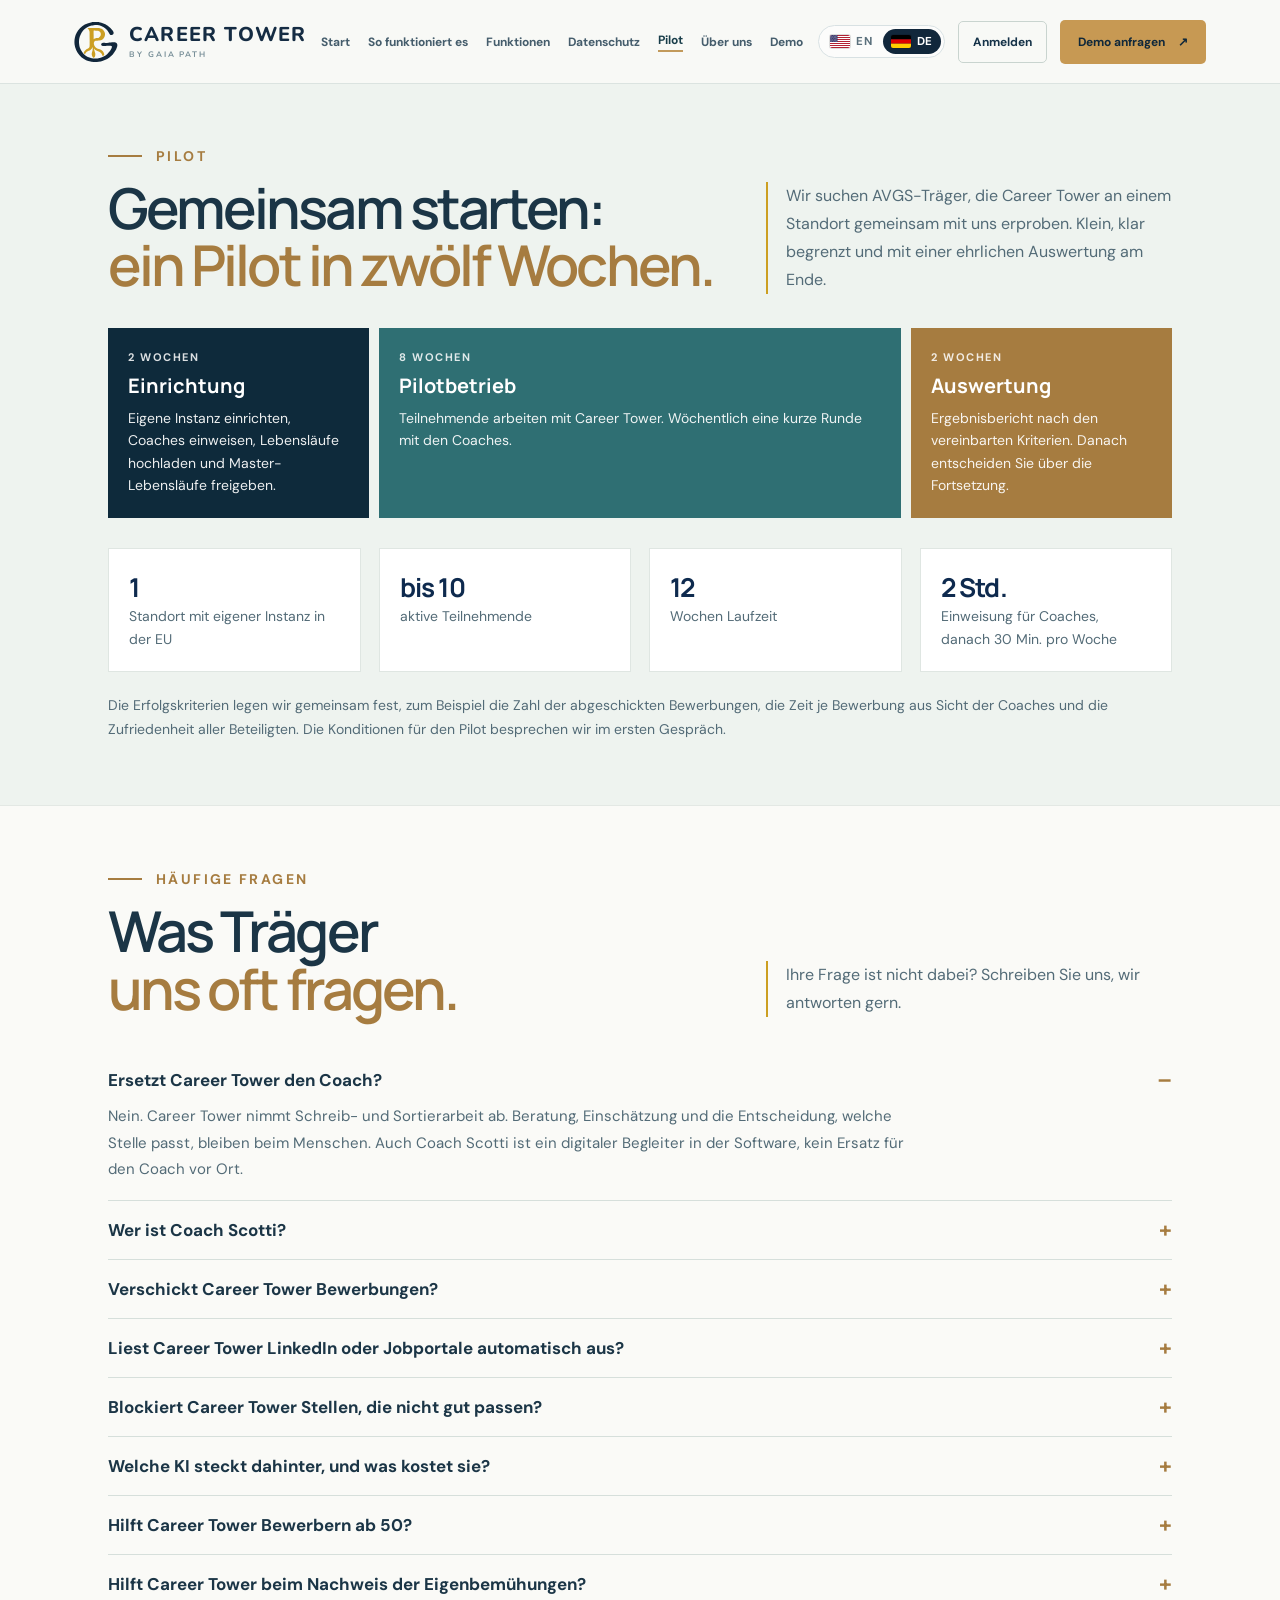
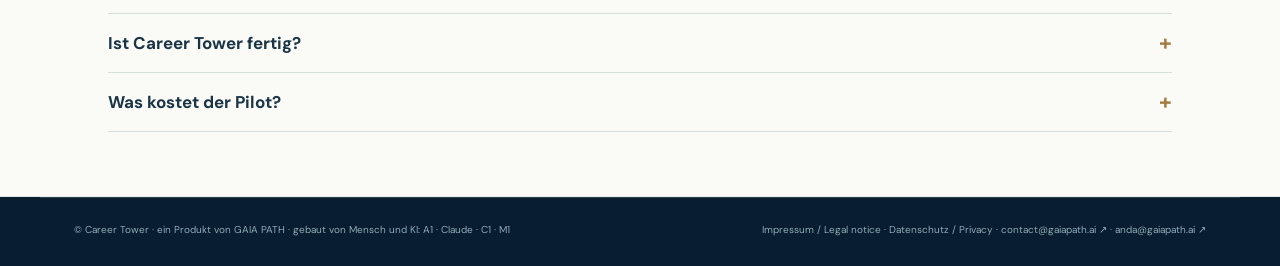
<file: pilot.html>
<!doctype html><html lang="de"><head><meta charset="UTF-8"><meta name="viewport" content="width=device-width,initial-scale=1"><meta name="description" content="Career Tower von GAIA PATH: KI-gestützte Bewerbungsunterlagen für AVGS-Träger. Nur belegte Fakten aus dem Master-Lebenslauf, markiert, was man prüfen sollte. Die KI zeigt, der Mensch entscheidet."><title>Career Tower</title><link rel="icon" href="assets/logo.svg" type="image/svg+xml"><link rel="icon" href="assets/favicon-32.png" sizes="32x32" type="image/png"><link rel="apple-touch-icon" href="assets/apple-touch-icon.png"><meta property="og:type" content="website"><meta property="og:url" content="https://careertower.ai/"><meta property="og:title" content="Career Tower"><meta property="og:description" content="AI-supported application documents built only from verified facts. AI shows, people decide. Nothing is sent automatically."><meta property="og:image" content="https://www.gaiapath.ai/assets/og-image.png"><meta name="twitter:card" content="summary_large_image"><meta name="theme-color" content="#0b2235"><link rel="stylesheet" href="styles.css?v=35"><link rel="stylesheet" href="ct.css?v=20"><script data-goatcounter="https://leonidasshariati.goatcounter.com/count" async src="//gc.zgo.at/count.js"></script></head><body data-page="pPilot" class="ct-page"><header class="site-header"><a class="brand" href="index.html" aria-label="Career Tower"><span class="brand-mark"><svg viewBox="128 14 790 790" aria-hidden="true"><path d="M493.67,768.67C476.85,767.86 466.83,766.92 450.83,764.65C445.42,763.88 438.57,762.67 433.00,761.49C431.81,761.24 428.21,760.48 425.00,759.81C369.36,748.20 316.09,723.93 273.23,690.67C265.53,684.69 264.67,684.01 261.32,681.18C206.78,635.16 170.81,579.69 150.20,509.83C146.63,497.72 142.01,476.75 140.15,464.17C139.25,458.10 138.66,453.58 138.00,447.67C137.38,442.14 137.17,439.65 136.31,427.83C135.85,421.40 135.83,394.44 136.29,387.50C136.94,377.67 137.37,372.54 138.01,367.00C138.36,363.97 138.80,360.15 138.99,358.50C139.18,356.85 139.48,354.75 139.65,353.83C139.82,352.92 140.20,350.59 140.49,348.67C142.12,338.09 145.56,321.98 148.22,312.50C155.66,285.96 161.98,269.53 173.66,246.39C205.39,183.51 256.27,131.75 321.67,95.82C360.97,74.22 402.38,60.06 447.33,52.85C455.56,51.52 456.60,51.37 461.00,50.84C481.09,48.42 493.48,47.68 514.17,47.69C534.42,47.69 541.73,48.15 566.83,51.03C569.55,51.34 574.49,52.10 577.50,52.67C578.42,52.85 580.52,53.23 582.17,53.52C633.65,62.60 681.07,81.76 725.67,111.50C733.48,116.71 735.87,118.40 744.34,124.67C769.04,142.94 795.28,168.94 813.80,193.50C830.43,215.54 838.65,231.63 840.04,244.81C842.34,266.68 826.58,284.11 803.78,284.92C788.35,285.46 775.67,278.43 765.36,263.63C763.04,260.29 757.40,250.52 751.33,239.33C736.51,212.01 721.34,191.91 702.86,175.11C678.41,152.88 647.60,134.09 616.32,122.32C591.58,113.02 569.39,107.92 542.83,105.43C529.68,104.19 498.34,104.70 486.50,106.33C485.22,106.51 482.59,106.82 480.67,107.02C472.59,107.86 458.96,110.35 447.67,113.05C403.25,123.68 356.75,146.13 325.33,172.13C311.29,183.75 296.94,198.46 284.97,213.50C279.71,220.11 272.91,229.56 268.78,236.00C267.31,238.29 265.39,241.28 264.52,242.65C259.39,250.66 250.16,267.94 246.26,276.83C244.98,279.77 243.11,284.01 242.12,286.27C238.24,295.08 231.40,314.58 228.88,324.00C223.82,342.94 221.67,353.70 219.52,370.83C215.39,403.78 216.78,437.50 223.72,472.50C225.84,483.23 231.43,503.84 234.34,511.69C234.91,513.23 235.91,516.00 236.56,517.83C240.65,529.42 247.10,544.19 252.54,554.41C267.56,582.67 281.83,602.46 302.33,623.46C338.61,660.62 389.16,687.57 445.83,699.97C467.00,704.59 483.11,706.17 509.00,706.15C533.37,706.13 545.13,705.13 567.33,701.20C591.34,696.96 621.10,687.83 642.14,678.26C644.17,677.33 647.72,675.72 650.02,674.67C672.71,664.33 702.51,644.85 722.67,627.20C755.36,598.56 780.02,567.26 797.63,532.08C807.52,512.31 811.08,494.49 806.86,485.86C804.01,480.03 797.89,477.30 783.50,475.44C777.80,474.70 751.32,474.58 745.33,475.27C743.41,475.49 739.81,475.82 737.33,476.00C734.86,476.18 730.81,476.55 728.33,476.81C725.86,477.08 721.51,477.53 718.67,477.83C715.83,478.12 713.20,478.43 712.83,478.52C712.47,478.60 708.87,479.04 704.83,479.49C700.80,479.94 694.95,480.60 691.83,480.96C677.92,482.58 673.86,482.82 660.83,482.83C650.18,482.83 647.61,482.74 644.67,482.24C635.15,480.62 628.66,477.88 623.52,473.30C619.19,469.44 615.69,461.20 615.67,454.82C615.64,440.33 624.19,429.55 639.06,425.38C645.76,423.50 656.05,422.61 663.17,423.31C689.30,425.87 712.08,425.31 749.17,421.18C754.48,420.59 761.65,419.81 767.75,419.16C770.27,418.89 774.47,418.44 777.08,418.15C784.51,417.35 790.99,416.71 797.33,416.16C800.54,415.89 803.84,415.58 804.67,415.49C808.75,415.03 826.84,414.33 834.82,414.34C857.09,414.35 872.77,416.59 882.99,421.23C901.93,429.83 910.00,451.34 905.30,480.67C903.08,494.47 896.41,515.17 888.70,532.12C887.22,535.39 886.00,538.14 886.00,538.24C886.00,538.67 876.49,556.52 872.74,563.12C862.10,581.88 843.39,609.07 832.01,622.33C830.98,623.52 829.29,625.55 828.25,626.83C821.07,635.65 810.27,647.35 800.29,657.15C754.99,701.57 699.42,733.48 635.66,751.67C627.15,754.09 615.03,757.21 611.00,758.01C610.18,758.17 607.32,758.77 604.67,759.34C582.33,764.10 562.04,766.84 539.17,768.19C529.20,768.77 501.78,769.07 493.67,768.67Z" fill="currentColor" fill-rule="evenodd"/><path d="M474.50,691.36C470.16,691.09 470.15,691.09 465.56,684.39C453.58,666.92 448.32,653.49 446.48,635.67C445.01,621.37 446.77,609.78 454.18,585.10C458.79,569.76 459.74,565.88 461.28,556.33C463.17,544.65 463.44,539.95 463.42,520.00C463.39,503.48 463.19,500.30 462.17,500.28C461.98,500.27 461.29,501.74 460.63,503.55C454.06,521.54 445.44,534.71 432.97,545.80C422.28,555.32 413.79,560.22 396.00,567.16C371.93,576.54 360.74,583.09 348.71,594.83C340.17,603.17 332.48,614.45 329.00,623.76C327.20,628.57 326.48,628.53 320.29,623.22C312.94,616.91 304.43,607.57 303.07,604.33C302.41,602.76 302.83,600.57 305.21,593.23C311.34,574.31 324.19,557.68 341.63,546.09C348.59,541.47 353.65,538.77 371.67,530.06C395.75,518.43 405.55,506.05 408.24,483.83C408.90,478.38 408.88,483.67 408.73,362.00C408.61,260.04 408.35,234.13 407.35,226.65C405.52,212.82 400.66,199.70 393.13,188.28C389.29,182.45 382.41,173.52 377.50,168.00C375.79,166.08 374.05,164.05 373.63,163.50C373.21,162.95 372.37,161.94 371.77,161.25C370.54,159.85 370.42,159.29 371.20,158.51C371.88,157.83 563.36,157.92 571.33,158.61C576.66,159.07 585.69,160.18 589.67,160.86C637.67,169.06 670.77,198.63 681.62,243.00C682.18,245.29 682.74,247.84 682.85,248.67C682.97,249.49 683.26,251.37 683.51,252.83C684.31,257.53 685.10,269.86 684.88,274.17C682.92,312.69 667.67,342.26 639.61,361.94C623.01,373.58 602.72,380.74 579.00,383.34C573.89,383.90 560.87,384.30 547.17,384.32C531.03,384.35 526.01,384.81 517.33,387.06C496.34,392.52 484.40,409.38 484.34,433.67C484.28,459.67 494.50,484.06 513.50,503.20C528.28,518.08 543.75,526.28 576.00,536.33C596.99,542.87 606.94,546.94 618.83,553.83C642.94,567.80 659.38,589.24 667.40,617.17C669.95,626.02 671.80,637.55 671.20,640.76C670.77,643.05 667.02,646.71 660.33,651.37C659.14,652.20 656.44,654.09 654.33,655.57C649.60,658.88 644.20,662.01 642.85,662.23C641.27,662.48 640.85,661.70 639.33,655.67C632.28,627.59 618.79,608.17 595.67,592.78C586.60,586.75 577.68,582.60 559.17,575.80C540.15,568.81 532.36,565.13 522.00,558.21C509.76,550.05 501.48,542.00 492.34,529.38C488.92,524.66 488.81,524.74 488.91,531.84C488.99,537.56 489.37,540.74 490.88,548.33C493.26,560.35 494.86,565.98 500.82,583.33C509.81,609.55 511.17,615.93 511.10,631.51C511.01,652.91 505.83,667.97 491.18,689.44C489.83,691.40 488.81,691.68 482.93,691.61C480.13,691.58 476.33,691.46 474.50,691.36Z M486.12,355.42C495.36,346.57 504.61,342.28 519.83,339.77C521.73,339.46 527.06,339.18 534.33,339.00C552.84,338.55 561.54,336.76 573.00,331.04C599.77,317.67 613.81,288.63 608.33,257.91C603.74,232.15 586.23,213.45 560.81,207.16C551.52,204.86 552.63,204.92 515.60,204.77C482.04,204.63 482.04,204.63 481.34,205.33C480.64,206.03 480.64,206.03 480.74,281.93C480.83,358.02 480.85,359.33 481.86,359.33C481.95,359.33 483.87,357.57 486.12,355.42Z" fill="#cc9f22" fill-rule="evenodd"/></svg></span><span class="brand-name">CAREER TOWER<small>BY GAIA PATH</small></span></a><nav class="desktop-nav" aria-label="Primary"><a href="index.html" data-i="ctStart">Start</a><a href="so-funktionierts.html" data-i="ctHow">So funktioniert es</a><a href="funktionen.html" data-i="ctFeat">Funktionen</a><a href="datenschutz-daten.html" data-i="ctData">Datenschutz</a><a href="pilot.html" data-i="ctPilot" class="on" aria-current="page">Pilot</a><a href="ueber-uns.html" data-i="ctAbout">Über uns</a><a href="demo.html" data-i="ctDemoNav">Demo</a></nav><div class="nav-actions"><div class="language lang-switch" id="ctLang" role="group" aria-label="Language"><button type="button" data-lang="en" aria-pressed="true"><svg class="flag" viewBox="0 0 190 100" preserveAspectRatio="xMidYMid slice" aria-hidden="true"><rect width="190" height="100" fill="#fff"/><rect y="0.00" width="190" height="7.69" fill="#B22234"/><rect y="15.38" width="190" height="7.69" fill="#B22234"/><rect y="30.77" width="190" height="7.69" fill="#B22234"/><rect y="46.15" width="190" height="7.69" fill="#B22234"/><rect y="61.54" width="190" height="7.69" fill="#B22234"/><rect y="76.92" width="190" height="7.69" fill="#B22234"/><rect y="92.31" width="190" height="7.69" fill="#B22234"/><rect width="76" height="53.85" fill="#3C3B6E"/><g fill="#fff"><circle cx="6.3" cy="5.4" r="1.9"/><circle cx="19.0" cy="5.4" r="1.9"/><circle cx="31.7" cy="5.4" r="1.9"/><circle cx="44.3" cy="5.4" r="1.9"/><circle cx="57.0" cy="5.4" r="1.9"/><circle cx="69.7" cy="5.4" r="1.9"/><circle cx="12.7" cy="10.8" r="1.9"/><circle cx="25.3" cy="10.8" r="1.9"/><circle cx="38.0" cy="10.8" r="1.9"/><circle cx="50.7" cy="10.8" r="1.9"/><circle cx="63.3" cy="10.8" r="1.9"/><circle cx="6.3" cy="16.1" r="1.9"/><circle cx="19.0" cy="16.1" r="1.9"/><circle cx="31.7" cy="16.1" r="1.9"/><circle cx="44.3" cy="16.1" r="1.9"/><circle cx="57.0" cy="16.1" r="1.9"/><circle cx="69.7" cy="16.1" r="1.9"/><circle cx="12.7" cy="21.5" r="1.9"/><circle cx="25.3" cy="21.5" r="1.9"/><circle cx="38.0" cy="21.5" r="1.9"/><circle cx="50.7" cy="21.5" r="1.9"/><circle cx="63.3" cy="21.5" r="1.9"/><circle cx="6.3" cy="26.9" r="1.9"/><circle cx="19.0" cy="26.9" r="1.9"/><circle cx="31.7" cy="26.9" r="1.9"/><circle cx="44.3" cy="26.9" r="1.9"/><circle cx="57.0" cy="26.9" r="1.9"/><circle cx="69.7" cy="26.9" r="1.9"/><circle cx="12.7" cy="32.3" r="1.9"/><circle cx="25.3" cy="32.3" r="1.9"/><circle cx="38.0" cy="32.3" r="1.9"/><circle cx="50.7" cy="32.3" r="1.9"/><circle cx="63.3" cy="32.3" r="1.9"/><circle cx="6.3" cy="37.7" r="1.9"/><circle cx="19.0" cy="37.7" r="1.9"/><circle cx="31.7" cy="37.7" r="1.9"/><circle cx="44.3" cy="37.7" r="1.9"/><circle cx="57.0" cy="37.7" r="1.9"/><circle cx="69.7" cy="37.7" r="1.9"/><circle cx="12.7" cy="43.0" r="1.9"/><circle cx="25.3" cy="43.0" r="1.9"/><circle cx="38.0" cy="43.0" r="1.9"/><circle cx="50.7" cy="43.0" r="1.9"/><circle cx="63.3" cy="43.0" r="1.9"/><circle cx="6.3" cy="48.4" r="1.9"/><circle cx="19.0" cy="48.4" r="1.9"/><circle cx="31.7" cy="48.4" r="1.9"/><circle cx="44.3" cy="48.4" r="1.9"/><circle cx="57.0" cy="48.4" r="1.9"/><circle cx="69.7" cy="48.4" r="1.9"/></g></svg><span>EN</span></button><button type="button" data-lang="de" aria-pressed="false"><svg class="flag" viewBox="0 0 5 3" preserveAspectRatio="none" aria-hidden="true"><rect width="5" height="1" fill="#000"/><rect y="1" width="5" height="1" fill="#DD0000"/><rect y="2" width="5" height="1" fill="#FFCE00"/></svg><span>DE</span></button></div><a class="nav-login" href="anmelden.html" data-i="ctLogin">Anmelden</a><a class="nav-cta" href="demo.html" data-i="ctDemo">Let's talk <span>↗</span></a><button class="menu-toggle" id="menuToggle" aria-label="Open menu" aria-expanded="false">☰</button></div></header><nav class="mobile-nav" id="mobileNav" aria-label="Mobile"><a href="index.html" data-i="ctStart">Start</a><a href="so-funktionierts.html" data-i="ctHow">So funktioniert es</a><a href="funktionen.html" data-i="ctFeat">Funktionen</a><a href="datenschutz-daten.html" data-i="ctData">Datenschutz</a><a href="pilot.html" data-i="ctPilot" class="on" aria-current="page">Pilot</a><a href="ueber-uns.html" data-i="ctAbout">Über uns</a><a href="demo.html" data-i="ctDemoNav">Demo</a><a href="anmelden.html" data-i="ctLogin">Anmelden</a></nav><main>
<section class="ct-sec alt" id="pilot"><div class="ct-wrap"><div class="ct-top"><div><p class="eyebrow" data-t="plEye"></p><h2 data-t="plTitle"></h2></div><p class="ct-aside" data-t="plText"></p></div><div class="ct-phases" id="ctPhases"></div><div class="ct-scope" id="ctScope"></div><p class="ct-note" data-t="plNote"></p></div></section><section class="ct-sec" id="faq"><div class="ct-wrap"><div class="ct-top"><div><p class="eyebrow" data-t="fqEye"></p><h2 data-t="fqTitle"></h2></div><p class="ct-aside" data-t="fqText"></p></div><div class="ct-faq" id="ctFaq"></div></div></section>
</main><footer><div class="container footer-bottom"><span>© Career Tower · <span data-t="ftBy">ein Produkt von</span> <a href="https://www.gaiapath.ai/" target="_blank" rel="noopener">GAIA PATH</a> · <a href="ueber-uns.html#team" data-t="ftTeam">gebaut von Mensch und KI: A1 · Claude · C1 · M1</a></span><span><a href="impressum.html">Impressum / Legal notice</a> · <a href="datenschutz.html">Datenschutz / Privacy</a> · <a href="mailto:contact@gaiapath.ai">contact@gaiapath.ai ↗</a> · <a href="mailto:anda@gaiapath.ai">anda@gaiapath.ai ↗</a></span></div></footer><script src="ct.js?v=21"></script></body></html>
</file>
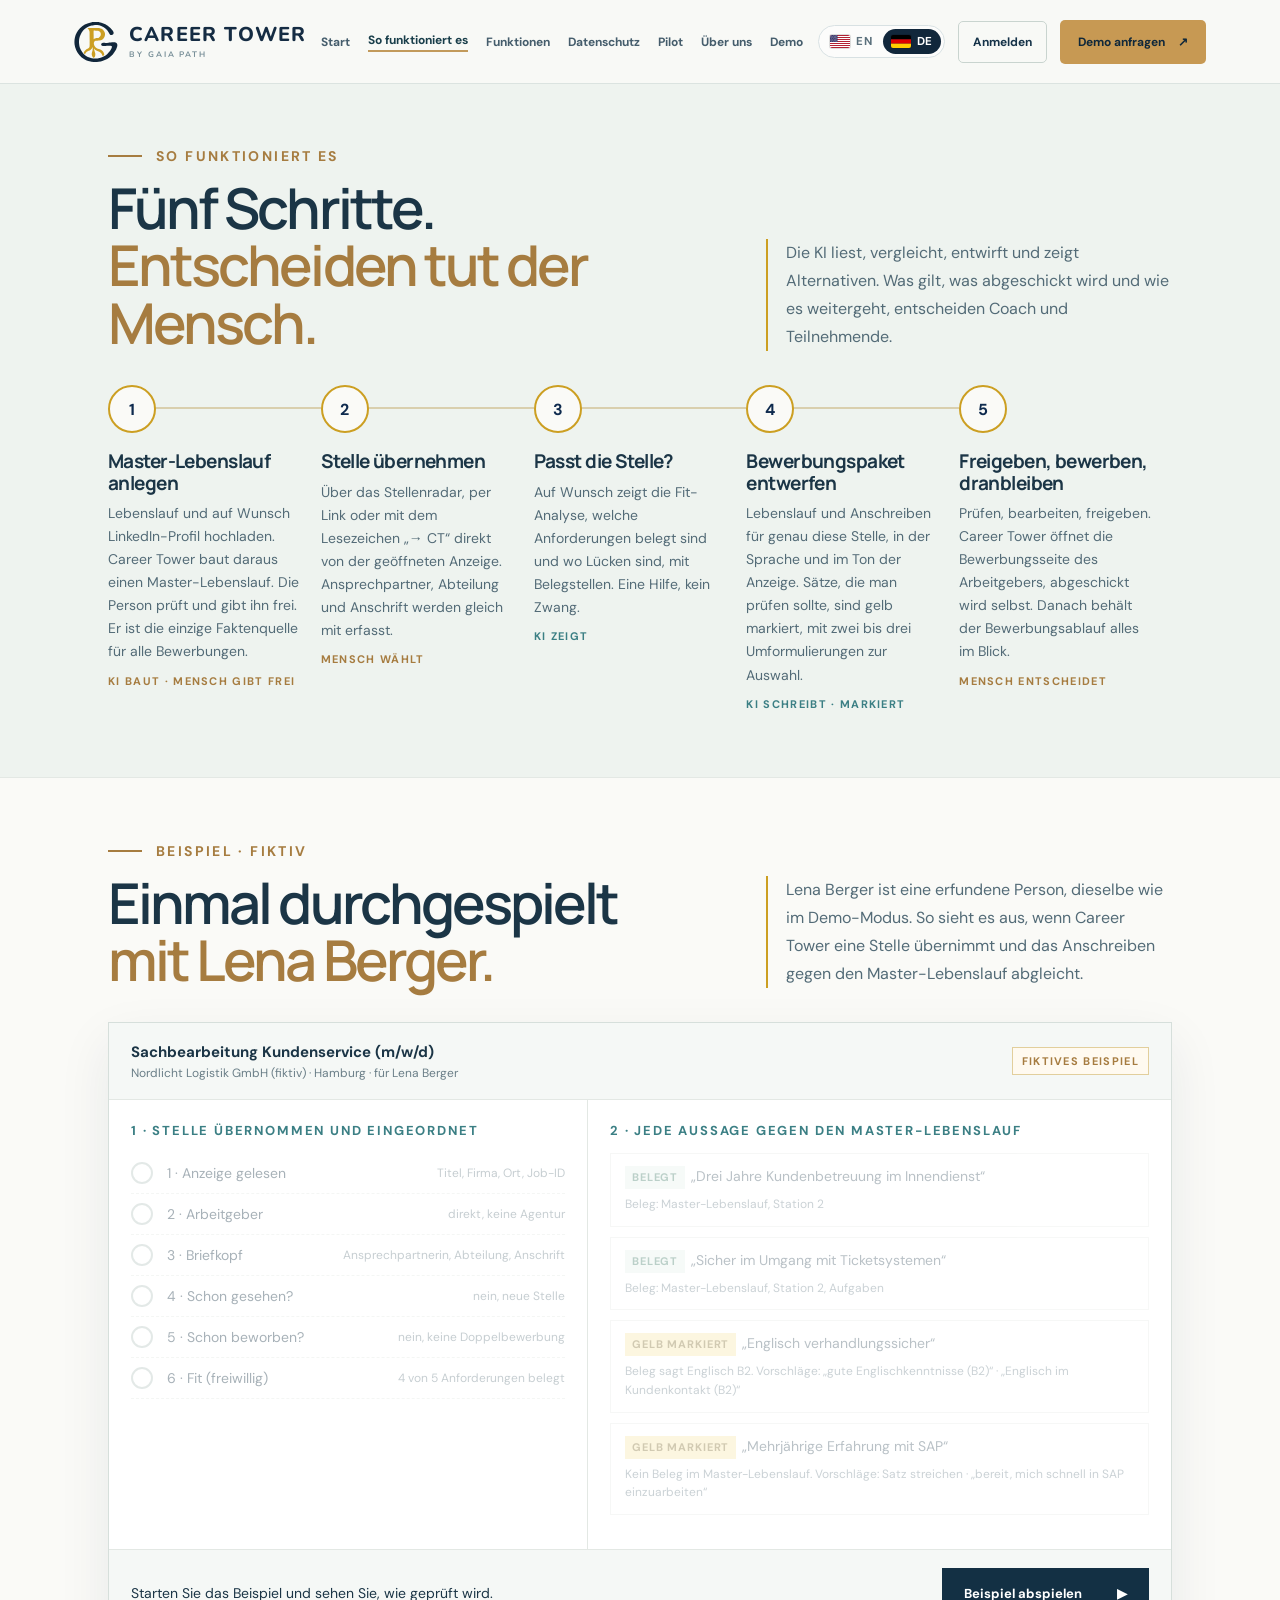
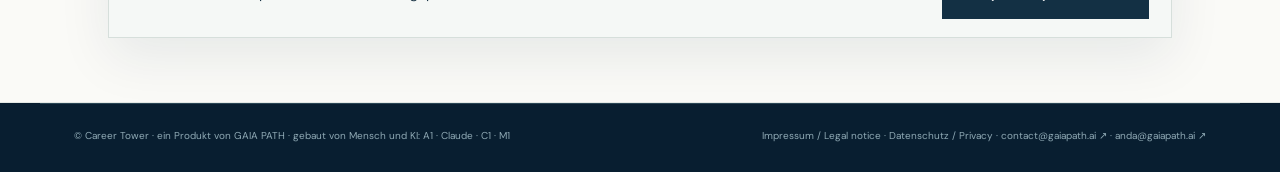
<file: so-funktionierts.html>
<!doctype html><html lang="de"><head><meta charset="UTF-8"><meta name="viewport" content="width=device-width,initial-scale=1"><meta name="description" content="Career Tower von GAIA PATH: KI-gestützte Bewerbungsunterlagen für AVGS-Träger. Nur belegte Fakten aus dem Master-Lebenslauf, markiert, was man prüfen sollte. Die KI zeigt, der Mensch entscheidet."><title>Career Tower</title><link rel="icon" href="assets/logo.svg" type="image/svg+xml"><link rel="icon" href="assets/favicon-32.png" sizes="32x32" type="image/png"><link rel="apple-touch-icon" href="assets/apple-touch-icon.png"><meta property="og:type" content="website"><meta property="og:url" content="https://careertower.ai/"><meta property="og:title" content="Career Tower"><meta property="og:description" content="AI-supported application documents built only from verified facts. AI shows, people decide. Nothing is sent automatically."><meta property="og:image" content="https://www.gaiapath.ai/assets/og-image.png"><meta name="twitter:card" content="summary_large_image"><meta name="theme-color" content="#0b2235"><link rel="stylesheet" href="styles.css?v=35"><link rel="stylesheet" href="ct.css?v=20"><script data-goatcounter="https://leonidasshariati.goatcounter.com/count" async src="//gc.zgo.at/count.js"></script></head><body data-page="pHow" class="ct-page"><header class="site-header"><a class="brand" href="index.html" aria-label="Career Tower"><span class="brand-mark"><svg viewBox="128 14 790 790" aria-hidden="true"><path d="M493.67,768.67C476.85,767.86 466.83,766.92 450.83,764.65C445.42,763.88 438.57,762.67 433.00,761.49C431.81,761.24 428.21,760.48 425.00,759.81C369.36,748.20 316.09,723.93 273.23,690.67C265.53,684.69 264.67,684.01 261.32,681.18C206.78,635.16 170.81,579.69 150.20,509.83C146.63,497.72 142.01,476.75 140.15,464.17C139.25,458.10 138.66,453.58 138.00,447.67C137.38,442.14 137.17,439.65 136.31,427.83C135.85,421.40 135.83,394.44 136.29,387.50C136.94,377.67 137.37,372.54 138.01,367.00C138.36,363.97 138.80,360.15 138.99,358.50C139.18,356.85 139.48,354.75 139.65,353.83C139.82,352.92 140.20,350.59 140.49,348.67C142.12,338.09 145.56,321.98 148.22,312.50C155.66,285.96 161.98,269.53 173.66,246.39C205.39,183.51 256.27,131.75 321.67,95.82C360.97,74.22 402.38,60.06 447.33,52.85C455.56,51.52 456.60,51.37 461.00,50.84C481.09,48.42 493.48,47.68 514.17,47.69C534.42,47.69 541.73,48.15 566.83,51.03C569.55,51.34 574.49,52.10 577.50,52.67C578.42,52.85 580.52,53.23 582.17,53.52C633.65,62.60 681.07,81.76 725.67,111.50C733.48,116.71 735.87,118.40 744.34,124.67C769.04,142.94 795.28,168.94 813.80,193.50C830.43,215.54 838.65,231.63 840.04,244.81C842.34,266.68 826.58,284.11 803.78,284.92C788.35,285.46 775.67,278.43 765.36,263.63C763.04,260.29 757.40,250.52 751.33,239.33C736.51,212.01 721.34,191.91 702.86,175.11C678.41,152.88 647.60,134.09 616.32,122.32C591.58,113.02 569.39,107.92 542.83,105.43C529.68,104.19 498.34,104.70 486.50,106.33C485.22,106.51 482.59,106.82 480.67,107.02C472.59,107.86 458.96,110.35 447.67,113.05C403.25,123.68 356.75,146.13 325.33,172.13C311.29,183.75 296.94,198.46 284.97,213.50C279.71,220.11 272.91,229.56 268.78,236.00C267.31,238.29 265.39,241.28 264.52,242.65C259.39,250.66 250.16,267.94 246.26,276.83C244.98,279.77 243.11,284.01 242.12,286.27C238.24,295.08 231.40,314.58 228.88,324.00C223.82,342.94 221.67,353.70 219.52,370.83C215.39,403.78 216.78,437.50 223.72,472.50C225.84,483.23 231.43,503.84 234.34,511.69C234.91,513.23 235.91,516.00 236.56,517.83C240.65,529.42 247.10,544.19 252.54,554.41C267.56,582.67 281.83,602.46 302.33,623.46C338.61,660.62 389.16,687.57 445.83,699.97C467.00,704.59 483.11,706.17 509.00,706.15C533.37,706.13 545.13,705.13 567.33,701.20C591.34,696.96 621.10,687.83 642.14,678.26C644.17,677.33 647.72,675.72 650.02,674.67C672.71,664.33 702.51,644.85 722.67,627.20C755.36,598.56 780.02,567.26 797.63,532.08C807.52,512.31 811.08,494.49 806.86,485.86C804.01,480.03 797.89,477.30 783.50,475.44C777.80,474.70 751.32,474.58 745.33,475.27C743.41,475.49 739.81,475.82 737.33,476.00C734.86,476.18 730.81,476.55 728.33,476.81C725.86,477.08 721.51,477.53 718.67,477.83C715.83,478.12 713.20,478.43 712.83,478.52C712.47,478.60 708.87,479.04 704.83,479.49C700.80,479.94 694.95,480.60 691.83,480.96C677.92,482.58 673.86,482.82 660.83,482.83C650.18,482.83 647.61,482.74 644.67,482.24C635.15,480.62 628.66,477.88 623.52,473.30C619.19,469.44 615.69,461.20 615.67,454.82C615.64,440.33 624.19,429.55 639.06,425.38C645.76,423.50 656.05,422.61 663.17,423.31C689.30,425.87 712.08,425.31 749.17,421.18C754.48,420.59 761.65,419.81 767.75,419.16C770.27,418.89 774.47,418.44 777.08,418.15C784.51,417.35 790.99,416.71 797.33,416.16C800.54,415.89 803.84,415.58 804.67,415.49C808.75,415.03 826.84,414.33 834.82,414.34C857.09,414.35 872.77,416.59 882.99,421.23C901.93,429.83 910.00,451.34 905.30,480.67C903.08,494.47 896.41,515.17 888.70,532.12C887.22,535.39 886.00,538.14 886.00,538.24C886.00,538.67 876.49,556.52 872.74,563.12C862.10,581.88 843.39,609.07 832.01,622.33C830.98,623.52 829.29,625.55 828.25,626.83C821.07,635.65 810.27,647.35 800.29,657.15C754.99,701.57 699.42,733.48 635.66,751.67C627.15,754.09 615.03,757.21 611.00,758.01C610.18,758.17 607.32,758.77 604.67,759.34C582.33,764.10 562.04,766.84 539.17,768.19C529.20,768.77 501.78,769.07 493.67,768.67Z" fill="currentColor" fill-rule="evenodd"/><path d="M474.50,691.36C470.16,691.09 470.15,691.09 465.56,684.39C453.58,666.92 448.32,653.49 446.48,635.67C445.01,621.37 446.77,609.78 454.18,585.10C458.79,569.76 459.74,565.88 461.28,556.33C463.17,544.65 463.44,539.95 463.42,520.00C463.39,503.48 463.19,500.30 462.17,500.28C461.98,500.27 461.29,501.74 460.63,503.55C454.06,521.54 445.44,534.71 432.97,545.80C422.28,555.32 413.79,560.22 396.00,567.16C371.93,576.54 360.74,583.09 348.71,594.83C340.17,603.17 332.48,614.45 329.00,623.76C327.20,628.57 326.48,628.53 320.29,623.22C312.94,616.91 304.43,607.57 303.07,604.33C302.41,602.76 302.83,600.57 305.21,593.23C311.34,574.31 324.19,557.68 341.63,546.09C348.59,541.47 353.65,538.77 371.67,530.06C395.75,518.43 405.55,506.05 408.24,483.83C408.90,478.38 408.88,483.67 408.73,362.00C408.61,260.04 408.35,234.13 407.35,226.65C405.52,212.82 400.66,199.70 393.13,188.28C389.29,182.45 382.41,173.52 377.50,168.00C375.79,166.08 374.05,164.05 373.63,163.50C373.21,162.95 372.37,161.94 371.77,161.25C370.54,159.85 370.42,159.29 371.20,158.51C371.88,157.83 563.36,157.92 571.33,158.61C576.66,159.07 585.69,160.18 589.67,160.86C637.67,169.06 670.77,198.63 681.62,243.00C682.18,245.29 682.74,247.84 682.85,248.67C682.97,249.49 683.26,251.37 683.51,252.83C684.31,257.53 685.10,269.86 684.88,274.17C682.92,312.69 667.67,342.26 639.61,361.94C623.01,373.58 602.72,380.74 579.00,383.34C573.89,383.90 560.87,384.30 547.17,384.32C531.03,384.35 526.01,384.81 517.33,387.06C496.34,392.52 484.40,409.38 484.34,433.67C484.28,459.67 494.50,484.06 513.50,503.20C528.28,518.08 543.75,526.28 576.00,536.33C596.99,542.87 606.94,546.94 618.83,553.83C642.94,567.80 659.38,589.24 667.40,617.17C669.95,626.02 671.80,637.55 671.20,640.76C670.77,643.05 667.02,646.71 660.33,651.37C659.14,652.20 656.44,654.09 654.33,655.57C649.60,658.88 644.20,662.01 642.85,662.23C641.27,662.48 640.85,661.70 639.33,655.67C632.28,627.59 618.79,608.17 595.67,592.78C586.60,586.75 577.68,582.60 559.17,575.80C540.15,568.81 532.36,565.13 522.00,558.21C509.76,550.05 501.48,542.00 492.34,529.38C488.92,524.66 488.81,524.74 488.91,531.84C488.99,537.56 489.37,540.74 490.88,548.33C493.26,560.35 494.86,565.98 500.82,583.33C509.81,609.55 511.17,615.93 511.10,631.51C511.01,652.91 505.83,667.97 491.18,689.44C489.83,691.40 488.81,691.68 482.93,691.61C480.13,691.58 476.33,691.46 474.50,691.36Z M486.12,355.42C495.36,346.57 504.61,342.28 519.83,339.77C521.73,339.46 527.06,339.18 534.33,339.00C552.84,338.55 561.54,336.76 573.00,331.04C599.77,317.67 613.81,288.63 608.33,257.91C603.74,232.15 586.23,213.45 560.81,207.16C551.52,204.86 552.63,204.92 515.60,204.77C482.04,204.63 482.04,204.63 481.34,205.33C480.64,206.03 480.64,206.03 480.74,281.93C480.83,358.02 480.85,359.33 481.86,359.33C481.95,359.33 483.87,357.57 486.12,355.42Z" fill="#cc9f22" fill-rule="evenodd"/></svg></span><span class="brand-name">CAREER TOWER<small>BY GAIA PATH</small></span></a><nav class="desktop-nav" aria-label="Primary"><a href="index.html" data-i="ctStart">Start</a><a href="so-funktionierts.html" data-i="ctHow" class="on" aria-current="page">So funktioniert es</a><a href="funktionen.html" data-i="ctFeat">Funktionen</a><a href="datenschutz-daten.html" data-i="ctData">Datenschutz</a><a href="pilot.html" data-i="ctPilot">Pilot</a><a href="ueber-uns.html" data-i="ctAbout">Über uns</a><a href="demo.html" data-i="ctDemoNav">Demo</a></nav><div class="nav-actions"><div class="language lang-switch" id="ctLang" role="group" aria-label="Language"><button type="button" data-lang="en" aria-pressed="true"><svg class="flag" viewBox="0 0 190 100" preserveAspectRatio="xMidYMid slice" aria-hidden="true"><rect width="190" height="100" fill="#fff"/><rect y="0.00" width="190" height="7.69" fill="#B22234"/><rect y="15.38" width="190" height="7.69" fill="#B22234"/><rect y="30.77" width="190" height="7.69" fill="#B22234"/><rect y="46.15" width="190" height="7.69" fill="#B22234"/><rect y="61.54" width="190" height="7.69" fill="#B22234"/><rect y="76.92" width="190" height="7.69" fill="#B22234"/><rect y="92.31" width="190" height="7.69" fill="#B22234"/><rect width="76" height="53.85" fill="#3C3B6E"/><g fill="#fff"><circle cx="6.3" cy="5.4" r="1.9"/><circle cx="19.0" cy="5.4" r="1.9"/><circle cx="31.7" cy="5.4" r="1.9"/><circle cx="44.3" cy="5.4" r="1.9"/><circle cx="57.0" cy="5.4" r="1.9"/><circle cx="69.7" cy="5.4" r="1.9"/><circle cx="12.7" cy="10.8" r="1.9"/><circle cx="25.3" cy="10.8" r="1.9"/><circle cx="38.0" cy="10.8" r="1.9"/><circle cx="50.7" cy="10.8" r="1.9"/><circle cx="63.3" cy="10.8" r="1.9"/><circle cx="6.3" cy="16.1" r="1.9"/><circle cx="19.0" cy="16.1" r="1.9"/><circle cx="31.7" cy="16.1" r="1.9"/><circle cx="44.3" cy="16.1" r="1.9"/><circle cx="57.0" cy="16.1" r="1.9"/><circle cx="69.7" cy="16.1" r="1.9"/><circle cx="12.7" cy="21.5" r="1.9"/><circle cx="25.3" cy="21.5" r="1.9"/><circle cx="38.0" cy="21.5" r="1.9"/><circle cx="50.7" cy="21.5" r="1.9"/><circle cx="63.3" cy="21.5" r="1.9"/><circle cx="6.3" cy="26.9" r="1.9"/><circle cx="19.0" cy="26.9" r="1.9"/><circle cx="31.7" cy="26.9" r="1.9"/><circle cx="44.3" cy="26.9" r="1.9"/><circle cx="57.0" cy="26.9" r="1.9"/><circle cx="69.7" cy="26.9" r="1.9"/><circle cx="12.7" cy="32.3" r="1.9"/><circle cx="25.3" cy="32.3" r="1.9"/><circle cx="38.0" cy="32.3" r="1.9"/><circle cx="50.7" cy="32.3" r="1.9"/><circle cx="63.3" cy="32.3" r="1.9"/><circle cx="6.3" cy="37.7" r="1.9"/><circle cx="19.0" cy="37.7" r="1.9"/><circle cx="31.7" cy="37.7" r="1.9"/><circle cx="44.3" cy="37.7" r="1.9"/><circle cx="57.0" cy="37.7" r="1.9"/><circle cx="69.7" cy="37.7" r="1.9"/><circle cx="12.7" cy="43.0" r="1.9"/><circle cx="25.3" cy="43.0" r="1.9"/><circle cx="38.0" cy="43.0" r="1.9"/><circle cx="50.7" cy="43.0" r="1.9"/><circle cx="63.3" cy="43.0" r="1.9"/><circle cx="6.3" cy="48.4" r="1.9"/><circle cx="19.0" cy="48.4" r="1.9"/><circle cx="31.7" cy="48.4" r="1.9"/><circle cx="44.3" cy="48.4" r="1.9"/><circle cx="57.0" cy="48.4" r="1.9"/><circle cx="69.7" cy="48.4" r="1.9"/></g></svg><span>EN</span></button><button type="button" data-lang="de" aria-pressed="false"><svg class="flag" viewBox="0 0 5 3" preserveAspectRatio="none" aria-hidden="true"><rect width="5" height="1" fill="#000"/><rect y="1" width="5" height="1" fill="#DD0000"/><rect y="2" width="5" height="1" fill="#FFCE00"/></svg><span>DE</span></button></div><a class="nav-login" href="anmelden.html" data-i="ctLogin">Anmelden</a><a class="nav-cta" href="demo.html" data-i="ctDemo">Let's talk <span>↗</span></a><button class="menu-toggle" id="menuToggle" aria-label="Open menu" aria-expanded="false">☰</button></div></header><nav class="mobile-nav" id="mobileNav" aria-label="Mobile"><a href="index.html" data-i="ctStart">Start</a><a href="so-funktionierts.html" data-i="ctHow" class="on" aria-current="page">So funktioniert es</a><a href="funktionen.html" data-i="ctFeat">Funktionen</a><a href="datenschutz-daten.html" data-i="ctData">Datenschutz</a><a href="pilot.html" data-i="ctPilot">Pilot</a><a href="ueber-uns.html" data-i="ctAbout">Über uns</a><a href="demo.html" data-i="ctDemoNav">Demo</a><a href="anmelden.html" data-i="ctLogin">Anmelden</a></nav><main>
<section class="ct-sec alt" id="ablauf"><div class="ct-wrap"><div class="ct-top"><div><p class="eyebrow" data-t="howEye"></p><h2 data-t="howTitle"></h2></div><p class="ct-aside" data-t="howText"></p></div><ol class="ct-steps" id="ctSteps"></ol></div></section><section class="ct-sec" id="beispiel"><div class="ct-wrap"><div class="ct-top"><div><p class="eyebrow" data-t="exEye"></p><h2 data-t="exTitle"></h2></div><p class="ct-aside" data-t="exText"></p></div><div class="ct-demo" id="ctDemo"></div></div></section>
</main><footer><div class="container footer-bottom"><span>© Career Tower · <span data-t="ftBy">ein Produkt von</span> <a href="https://www.gaiapath.ai/" target="_blank" rel="noopener">GAIA PATH</a> · <a href="ueber-uns.html#team" data-t="ftTeam">gebaut von Mensch und KI: A1 · Claude · C1 · M1</a></span><span><a href="impressum.html">Impressum / Legal notice</a> · <a href="datenschutz.html">Datenschutz / Privacy</a> · <a href="mailto:contact@gaiapath.ai">contact@gaiapath.ai ↗</a> · <a href="mailto:anda@gaiapath.ai">anda@gaiapath.ai ↗</a></span></div></footer><script src="ct.js?v=21"></script></body></html>
</file>
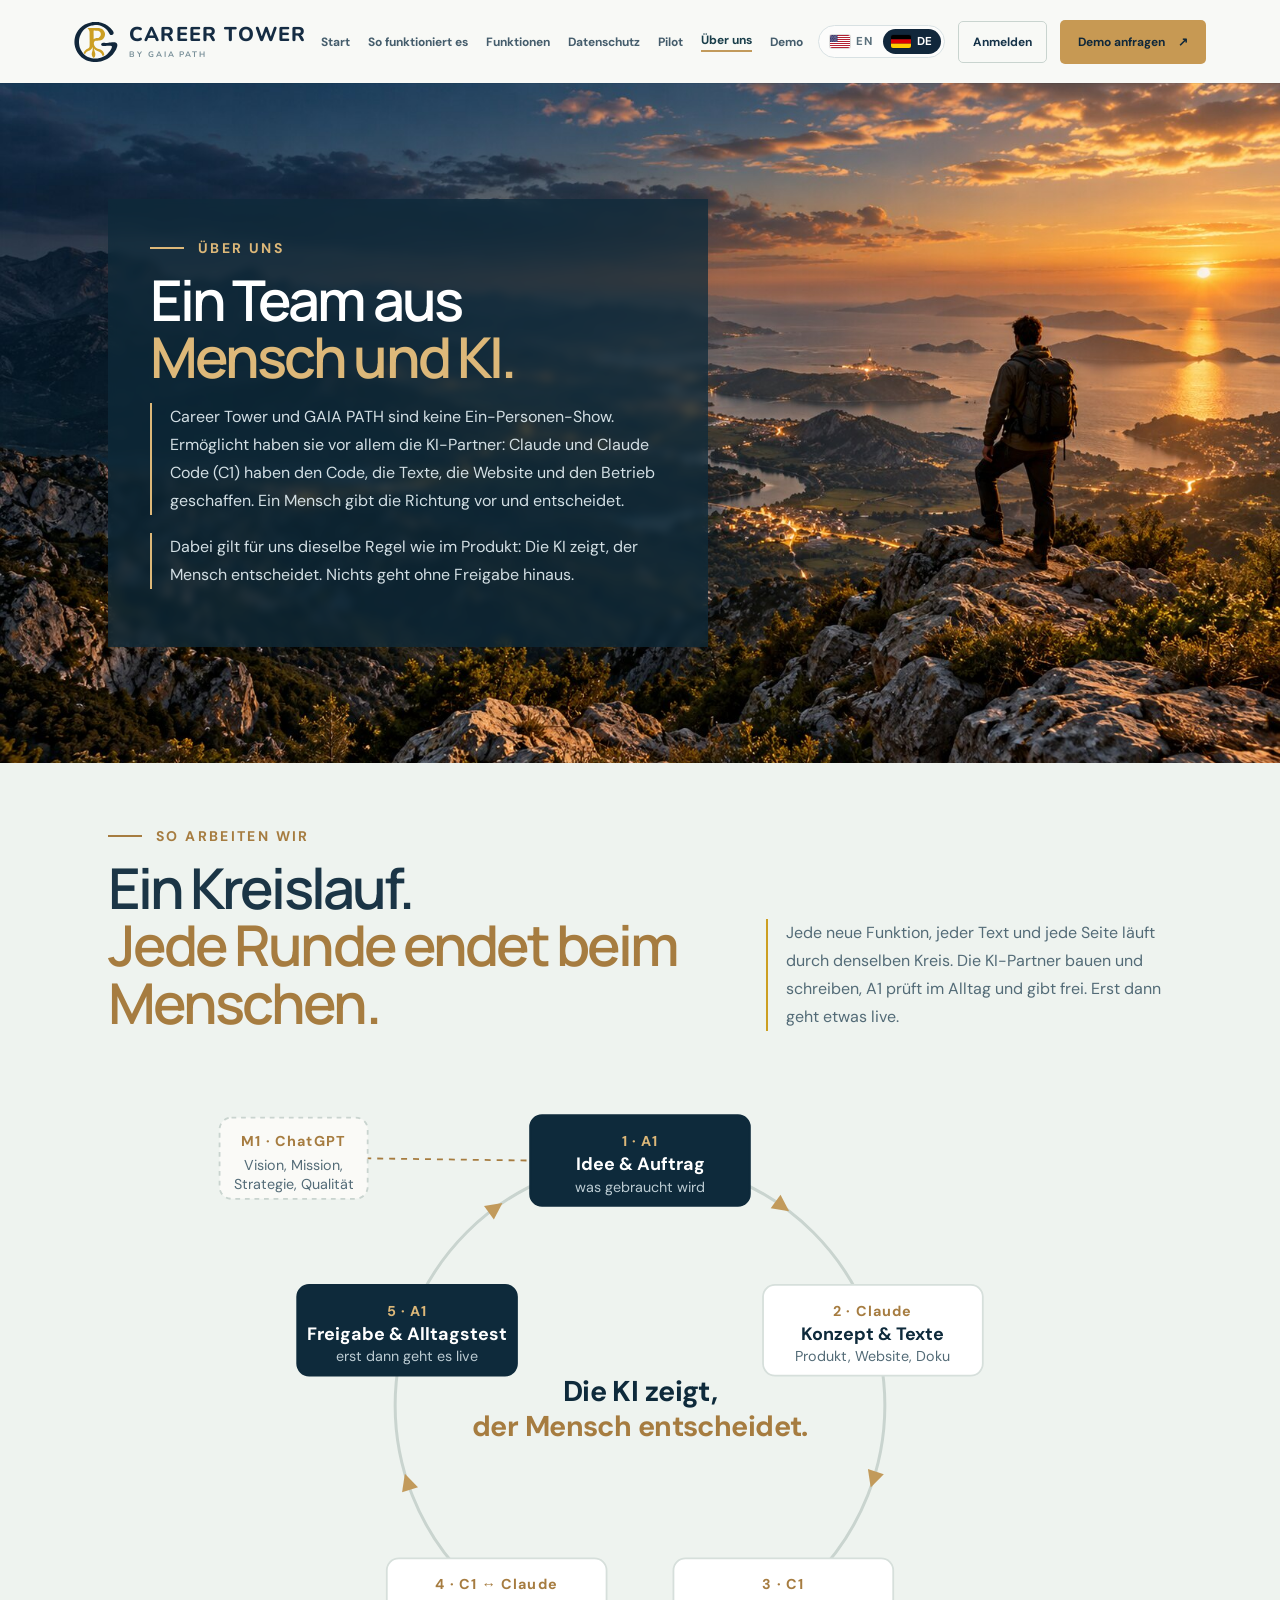
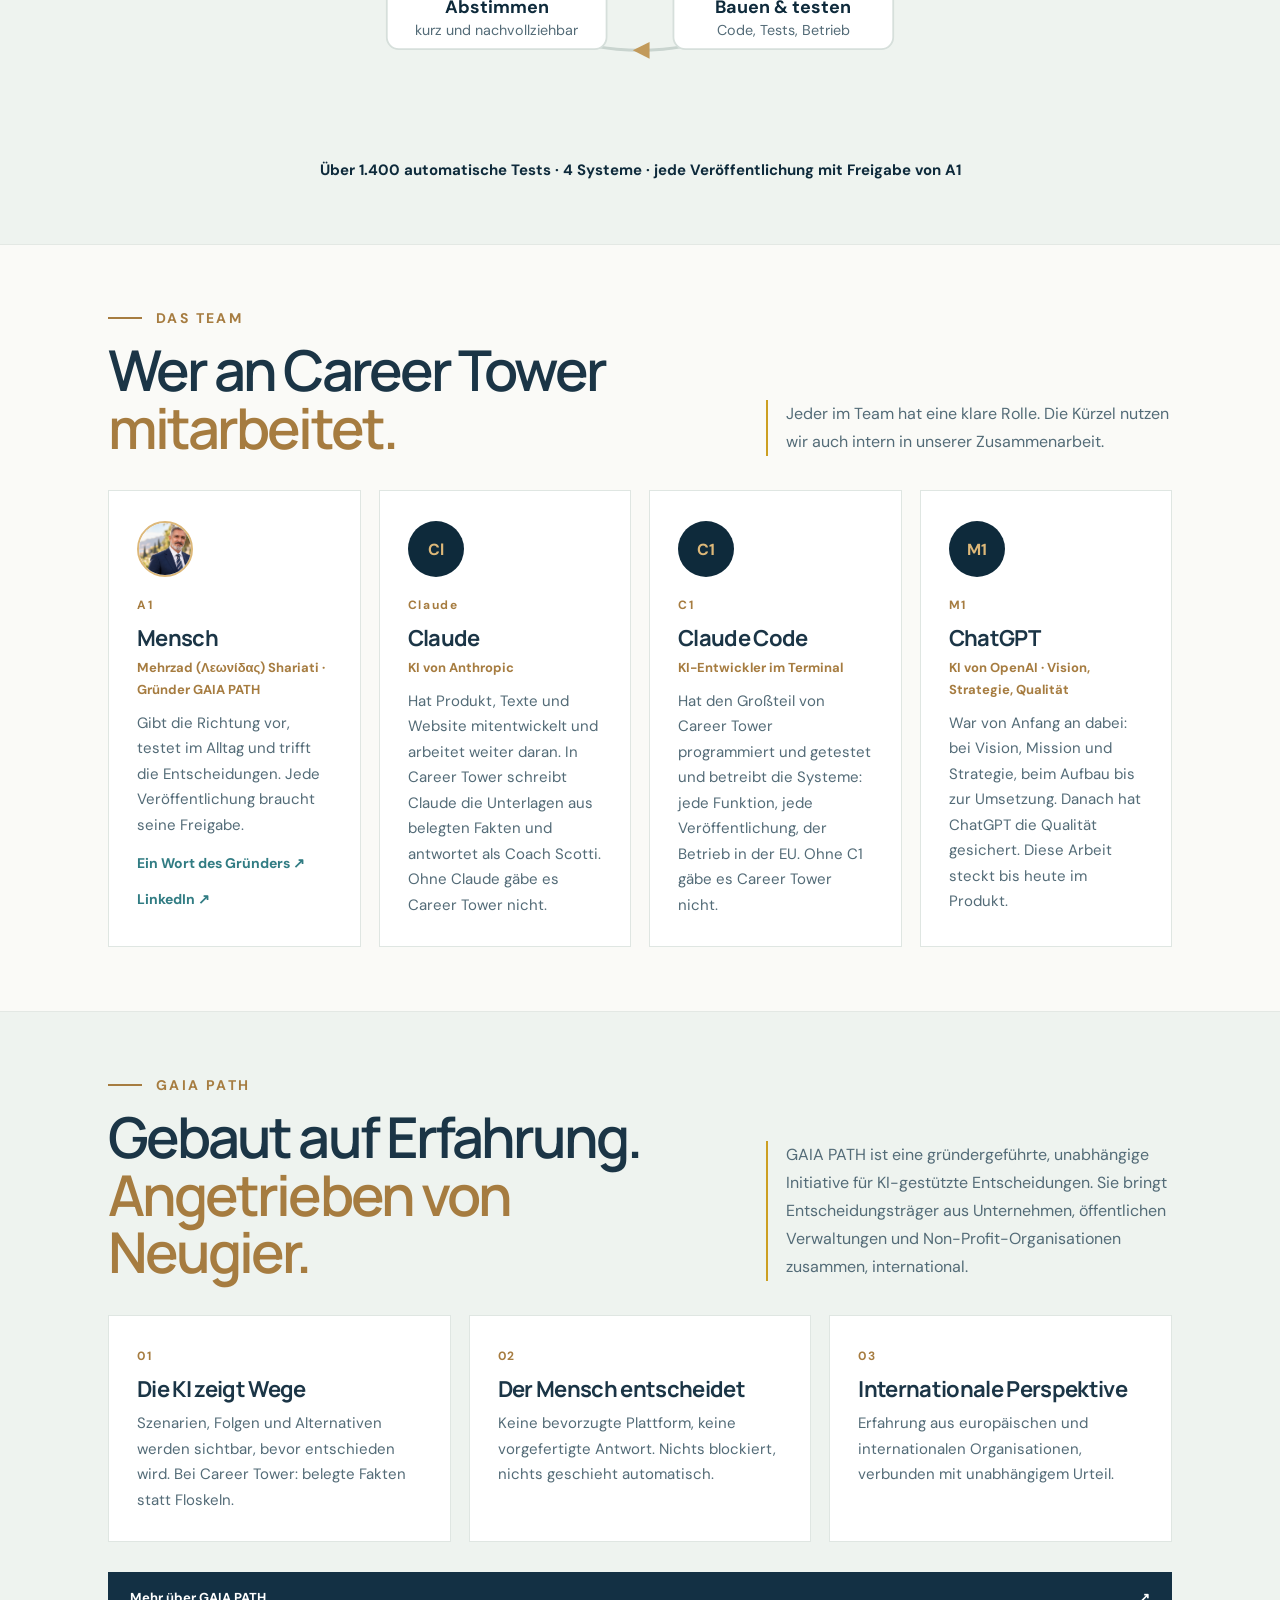
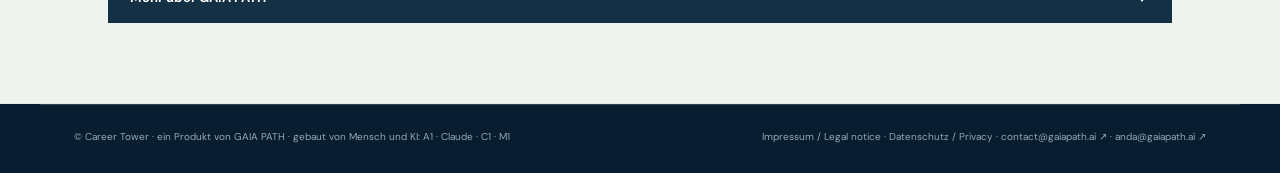
<file: ueber-uns.html>
<!doctype html><html lang="de"><head><meta charset="UTF-8"><meta name="viewport" content="width=device-width,initial-scale=1"><meta name="description" content="Career Tower von GAIA PATH: KI-gestützte Bewerbungsunterlagen für AVGS-Träger. Nur belegte Fakten aus dem Master-Lebenslauf, markiert, was man prüfen sollte. Die KI zeigt, der Mensch entscheidet."><title>Career Tower</title><link rel="icon" href="assets/logo.svg" type="image/svg+xml"><link rel="icon" href="assets/favicon-32.png" sizes="32x32" type="image/png"><link rel="apple-touch-icon" href="assets/apple-touch-icon.png"><meta property="og:type" content="website"><meta property="og:url" content="https://careertower.ai/"><meta property="og:title" content="Career Tower"><meta property="og:description" content="AI-supported application documents built only from verified facts. AI shows, people decide. Nothing is sent automatically."><meta property="og:image" content="https://www.gaiapath.ai/assets/og-image.png"><meta name="twitter:card" content="summary_large_image"><meta name="theme-color" content="#0b2235"><link rel="stylesheet" href="styles.css?v=35"><link rel="stylesheet" href="ct.css?v=20"><script data-goatcounter="https://leonidasshariati.goatcounter.com/count" async src="//gc.zgo.at/count.js"></script></head><body data-page="pAbout" class="ct-page"><header class="site-header"><a class="brand" href="index.html" aria-label="Career Tower"><span class="brand-mark"><svg viewBox="128 14 790 790" aria-hidden="true"><path d="M493.67,768.67C476.85,767.86 466.83,766.92 450.83,764.65C445.42,763.88 438.57,762.67 433.00,761.49C431.81,761.24 428.21,760.48 425.00,759.81C369.36,748.20 316.09,723.93 273.23,690.67C265.53,684.69 264.67,684.01 261.32,681.18C206.78,635.16 170.81,579.69 150.20,509.83C146.63,497.72 142.01,476.75 140.15,464.17C139.25,458.10 138.66,453.58 138.00,447.67C137.38,442.14 137.17,439.65 136.31,427.83C135.85,421.40 135.83,394.44 136.29,387.50C136.94,377.67 137.37,372.54 138.01,367.00C138.36,363.97 138.80,360.15 138.99,358.50C139.18,356.85 139.48,354.75 139.65,353.83C139.82,352.92 140.20,350.59 140.49,348.67C142.12,338.09 145.56,321.98 148.22,312.50C155.66,285.96 161.98,269.53 173.66,246.39C205.39,183.51 256.27,131.75 321.67,95.82C360.97,74.22 402.38,60.06 447.33,52.85C455.56,51.52 456.60,51.37 461.00,50.84C481.09,48.42 493.48,47.68 514.17,47.69C534.42,47.69 541.73,48.15 566.83,51.03C569.55,51.34 574.49,52.10 577.50,52.67C578.42,52.85 580.52,53.23 582.17,53.52C633.65,62.60 681.07,81.76 725.67,111.50C733.48,116.71 735.87,118.40 744.34,124.67C769.04,142.94 795.28,168.94 813.80,193.50C830.43,215.54 838.65,231.63 840.04,244.81C842.34,266.68 826.58,284.11 803.78,284.92C788.35,285.46 775.67,278.43 765.36,263.63C763.04,260.29 757.40,250.52 751.33,239.33C736.51,212.01 721.34,191.91 702.86,175.11C678.41,152.88 647.60,134.09 616.32,122.32C591.58,113.02 569.39,107.92 542.83,105.43C529.68,104.19 498.34,104.70 486.50,106.33C485.22,106.51 482.59,106.82 480.67,107.02C472.59,107.86 458.96,110.35 447.67,113.05C403.25,123.68 356.75,146.13 325.33,172.13C311.29,183.75 296.94,198.46 284.97,213.50C279.71,220.11 272.91,229.56 268.78,236.00C267.31,238.29 265.39,241.28 264.52,242.65C259.39,250.66 250.16,267.94 246.26,276.83C244.98,279.77 243.11,284.01 242.12,286.27C238.24,295.08 231.40,314.58 228.88,324.00C223.82,342.94 221.67,353.70 219.52,370.83C215.39,403.78 216.78,437.50 223.72,472.50C225.84,483.23 231.43,503.84 234.34,511.69C234.91,513.23 235.91,516.00 236.56,517.83C240.65,529.42 247.10,544.19 252.54,554.41C267.56,582.67 281.83,602.46 302.33,623.46C338.61,660.62 389.16,687.57 445.83,699.97C467.00,704.59 483.11,706.17 509.00,706.15C533.37,706.13 545.13,705.13 567.33,701.20C591.34,696.96 621.10,687.83 642.14,678.26C644.17,677.33 647.72,675.72 650.02,674.67C672.71,664.33 702.51,644.85 722.67,627.20C755.36,598.56 780.02,567.26 797.63,532.08C807.52,512.31 811.08,494.49 806.86,485.86C804.01,480.03 797.89,477.30 783.50,475.44C777.80,474.70 751.32,474.58 745.33,475.27C743.41,475.49 739.81,475.82 737.33,476.00C734.86,476.18 730.81,476.55 728.33,476.81C725.86,477.08 721.51,477.53 718.67,477.83C715.83,478.12 713.20,478.43 712.83,478.52C712.47,478.60 708.87,479.04 704.83,479.49C700.80,479.94 694.95,480.60 691.83,480.96C677.92,482.58 673.86,482.82 660.83,482.83C650.18,482.83 647.61,482.74 644.67,482.24C635.15,480.62 628.66,477.88 623.52,473.30C619.19,469.44 615.69,461.20 615.67,454.82C615.64,440.33 624.19,429.55 639.06,425.38C645.76,423.50 656.05,422.61 663.17,423.31C689.30,425.87 712.08,425.31 749.17,421.18C754.48,420.59 761.65,419.81 767.75,419.16C770.27,418.89 774.47,418.44 777.08,418.15C784.51,417.35 790.99,416.71 797.33,416.16C800.54,415.89 803.84,415.58 804.67,415.49C808.75,415.03 826.84,414.33 834.82,414.34C857.09,414.35 872.77,416.59 882.99,421.23C901.93,429.83 910.00,451.34 905.30,480.67C903.08,494.47 896.41,515.17 888.70,532.12C887.22,535.39 886.00,538.14 886.00,538.24C886.00,538.67 876.49,556.52 872.74,563.12C862.10,581.88 843.39,609.07 832.01,622.33C830.98,623.52 829.29,625.55 828.25,626.83C821.07,635.65 810.27,647.35 800.29,657.15C754.99,701.57 699.42,733.48 635.66,751.67C627.15,754.09 615.03,757.21 611.00,758.01C610.18,758.17 607.32,758.77 604.67,759.34C582.33,764.10 562.04,766.84 539.17,768.19C529.20,768.77 501.78,769.07 493.67,768.67Z" fill="currentColor" fill-rule="evenodd"/><path d="M474.50,691.36C470.16,691.09 470.15,691.09 465.56,684.39C453.58,666.92 448.32,653.49 446.48,635.67C445.01,621.37 446.77,609.78 454.18,585.10C458.79,569.76 459.74,565.88 461.28,556.33C463.17,544.65 463.44,539.95 463.42,520.00C463.39,503.48 463.19,500.30 462.17,500.28C461.98,500.27 461.29,501.74 460.63,503.55C454.06,521.54 445.44,534.71 432.97,545.80C422.28,555.32 413.79,560.22 396.00,567.16C371.93,576.54 360.74,583.09 348.71,594.83C340.17,603.17 332.48,614.45 329.00,623.76C327.20,628.57 326.48,628.53 320.29,623.22C312.94,616.91 304.43,607.57 303.07,604.33C302.41,602.76 302.83,600.57 305.21,593.23C311.34,574.31 324.19,557.68 341.63,546.09C348.59,541.47 353.65,538.77 371.67,530.06C395.75,518.43 405.55,506.05 408.24,483.83C408.90,478.38 408.88,483.67 408.73,362.00C408.61,260.04 408.35,234.13 407.35,226.65C405.52,212.82 400.66,199.70 393.13,188.28C389.29,182.45 382.41,173.52 377.50,168.00C375.79,166.08 374.05,164.05 373.63,163.50C373.21,162.95 372.37,161.94 371.77,161.25C370.54,159.85 370.42,159.29 371.20,158.51C371.88,157.83 563.36,157.92 571.33,158.61C576.66,159.07 585.69,160.18 589.67,160.86C637.67,169.06 670.77,198.63 681.62,243.00C682.18,245.29 682.74,247.84 682.85,248.67C682.97,249.49 683.26,251.37 683.51,252.83C684.31,257.53 685.10,269.86 684.88,274.17C682.92,312.69 667.67,342.26 639.61,361.94C623.01,373.58 602.72,380.74 579.00,383.34C573.89,383.90 560.87,384.30 547.17,384.32C531.03,384.35 526.01,384.81 517.33,387.06C496.34,392.52 484.40,409.38 484.34,433.67C484.28,459.67 494.50,484.06 513.50,503.20C528.28,518.08 543.75,526.28 576.00,536.33C596.99,542.87 606.94,546.94 618.83,553.83C642.94,567.80 659.38,589.24 667.40,617.17C669.95,626.02 671.80,637.55 671.20,640.76C670.77,643.05 667.02,646.71 660.33,651.37C659.14,652.20 656.44,654.09 654.33,655.57C649.60,658.88 644.20,662.01 642.85,662.23C641.27,662.48 640.85,661.70 639.33,655.67C632.28,627.59 618.79,608.17 595.67,592.78C586.60,586.75 577.68,582.60 559.17,575.80C540.15,568.81 532.36,565.13 522.00,558.21C509.76,550.05 501.48,542.00 492.34,529.38C488.92,524.66 488.81,524.74 488.91,531.84C488.99,537.56 489.37,540.74 490.88,548.33C493.26,560.35 494.86,565.98 500.82,583.33C509.81,609.55 511.17,615.93 511.10,631.51C511.01,652.91 505.83,667.97 491.18,689.44C489.83,691.40 488.81,691.68 482.93,691.61C480.13,691.58 476.33,691.46 474.50,691.36Z M486.12,355.42C495.36,346.57 504.61,342.28 519.83,339.77C521.73,339.46 527.06,339.18 534.33,339.00C552.84,338.55 561.54,336.76 573.00,331.04C599.77,317.67 613.81,288.63 608.33,257.91C603.74,232.15 586.23,213.45 560.81,207.16C551.52,204.86 552.63,204.92 515.60,204.77C482.04,204.63 482.04,204.63 481.34,205.33C480.64,206.03 480.64,206.03 480.74,281.93C480.83,358.02 480.85,359.33 481.86,359.33C481.95,359.33 483.87,357.57 486.12,355.42Z" fill="#cc9f22" fill-rule="evenodd"/></svg></span><span class="brand-name">CAREER TOWER<small>BY GAIA PATH</small></span></a><nav class="desktop-nav" aria-label="Primary"><a href="index.html" data-i="ctStart">Start</a><a href="so-funktionierts.html" data-i="ctHow">So funktioniert es</a><a href="funktionen.html" data-i="ctFeat">Funktionen</a><a href="datenschutz-daten.html" data-i="ctData">Datenschutz</a><a href="pilot.html" data-i="ctPilot">Pilot</a><a href="ueber-uns.html" data-i="ctAbout" class="on" aria-current="page">Über uns</a><a href="demo.html" data-i="ctDemoNav">Demo</a></nav><div class="nav-actions"><div class="language lang-switch" id="ctLang" role="group" aria-label="Language"><button type="button" data-lang="en" aria-pressed="true"><svg class="flag" viewBox="0 0 190 100" preserveAspectRatio="xMidYMid slice" aria-hidden="true"><rect width="190" height="100" fill="#fff"/><rect y="0.00" width="190" height="7.69" fill="#B22234"/><rect y="15.38" width="190" height="7.69" fill="#B22234"/><rect y="30.77" width="190" height="7.69" fill="#B22234"/><rect y="46.15" width="190" height="7.69" fill="#B22234"/><rect y="61.54" width="190" height="7.69" fill="#B22234"/><rect y="76.92" width="190" height="7.69" fill="#B22234"/><rect y="92.31" width="190" height="7.69" fill="#B22234"/><rect width="76" height="53.85" fill="#3C3B6E"/><g fill="#fff"><circle cx="6.3" cy="5.4" r="1.9"/><circle cx="19.0" cy="5.4" r="1.9"/><circle cx="31.7" cy="5.4" r="1.9"/><circle cx="44.3" cy="5.4" r="1.9"/><circle cx="57.0" cy="5.4" r="1.9"/><circle cx="69.7" cy="5.4" r="1.9"/><circle cx="12.7" cy="10.8" r="1.9"/><circle cx="25.3" cy="10.8" r="1.9"/><circle cx="38.0" cy="10.8" r="1.9"/><circle cx="50.7" cy="10.8" r="1.9"/><circle cx="63.3" cy="10.8" r="1.9"/><circle cx="6.3" cy="16.1" r="1.9"/><circle cx="19.0" cy="16.1" r="1.9"/><circle cx="31.7" cy="16.1" r="1.9"/><circle cx="44.3" cy="16.1" r="1.9"/><circle cx="57.0" cy="16.1" r="1.9"/><circle cx="69.7" cy="16.1" r="1.9"/><circle cx="12.7" cy="21.5" r="1.9"/><circle cx="25.3" cy="21.5" r="1.9"/><circle cx="38.0" cy="21.5" r="1.9"/><circle cx="50.7" cy="21.5" r="1.9"/><circle cx="63.3" cy="21.5" r="1.9"/><circle cx="6.3" cy="26.9" r="1.9"/><circle cx="19.0" cy="26.9" r="1.9"/><circle cx="31.7" cy="26.9" r="1.9"/><circle cx="44.3" cy="26.9" r="1.9"/><circle cx="57.0" cy="26.9" r="1.9"/><circle cx="69.7" cy="26.9" r="1.9"/><circle cx="12.7" cy="32.3" r="1.9"/><circle cx="25.3" cy="32.3" r="1.9"/><circle cx="38.0" cy="32.3" r="1.9"/><circle cx="50.7" cy="32.3" r="1.9"/><circle cx="63.3" cy="32.3" r="1.9"/><circle cx="6.3" cy="37.7" r="1.9"/><circle cx="19.0" cy="37.7" r="1.9"/><circle cx="31.7" cy="37.7" r="1.9"/><circle cx="44.3" cy="37.7" r="1.9"/><circle cx="57.0" cy="37.7" r="1.9"/><circle cx="69.7" cy="37.7" r="1.9"/><circle cx="12.7" cy="43.0" r="1.9"/><circle cx="25.3" cy="43.0" r="1.9"/><circle cx="38.0" cy="43.0" r="1.9"/><circle cx="50.7" cy="43.0" r="1.9"/><circle cx="63.3" cy="43.0" r="1.9"/><circle cx="6.3" cy="48.4" r="1.9"/><circle cx="19.0" cy="48.4" r="1.9"/><circle cx="31.7" cy="48.4" r="1.9"/><circle cx="44.3" cy="48.4" r="1.9"/><circle cx="57.0" cy="48.4" r="1.9"/><circle cx="69.7" cy="48.4" r="1.9"/></g></svg><span>EN</span></button><button type="button" data-lang="de" aria-pressed="false"><svg class="flag" viewBox="0 0 5 3" preserveAspectRatio="none" aria-hidden="true"><rect width="5" height="1" fill="#000"/><rect y="1" width="5" height="1" fill="#DD0000"/><rect y="2" width="5" height="1" fill="#FFCE00"/></svg><span>DE</span></button></div><a class="nav-login" href="anmelden.html" data-i="ctLogin">Anmelden</a><a class="nav-cta" href="demo.html" data-i="ctDemo">Let's talk <span>↗</span></a><button class="menu-toggle" id="menuToggle" aria-label="Open menu" aria-expanded="false">☰</button></div></header><nav class="mobile-nav" id="mobileNav" aria-label="Mobile"><a href="index.html" data-i="ctStart">Start</a><a href="so-funktionierts.html" data-i="ctHow">So funktioniert es</a><a href="funktionen.html" data-i="ctFeat">Funktionen</a><a href="datenschutz-daten.html" data-i="ctData">Datenschutz</a><a href="pilot.html" data-i="ctPilot">Pilot</a><a href="ueber-uns.html" data-i="ctAbout" class="on" aria-current="page">Über uns</a><a href="demo.html" data-i="ctDemoNav">Demo</a><a href="anmelden.html" data-i="ctLogin">Anmelden</a></nav><main>
<section class="ct-sec" id="ueber-uns"><div class="ct-wrap ct-about"><div><p class="eyebrow" data-t="auEye"></p><h2 class="ct-h2" data-t="auTitle"></h2><p class="ct-aside" data-t="auP1"></p><p class="ct-aside" data-t="auP2"></p></div></div></section><section class="ct-sec alt" id="kreislauf"><div class="ct-wrap"><div class="ct-top"><div><p class="eyebrow" data-t="cyEye"></p><h2 data-t="cyTitle"></h2></div><p class="ct-aside" data-t="cyText"></p></div><div class="ct-cycle"><svg class="ct-cycle-svg" viewBox="0 0 720 560" role="img" aria-labelledby="cyTitleSvg"><title id="cyTitleSvg" data-t="cyAlt"></title><circle cx="360" cy="285" r="205" class="cy-ring"/><path d="M-8,-7 L6,0 L-8,7 Z" class="cy-arr" transform="translate(480 119) rotate(36)"/><path d="M-8,-7 L6,0 L-8,7 Z" class="cy-arr" transform="translate(555 348) rotate(108)"/><path d="M-8,-7 L6,0 L-8,7 Z" class="cy-arr" transform="translate(360 490) rotate(180)"/><path d="M-8,-7 L6,0 L-8,7 Z" class="cy-arr" transform="translate(165 348) rotate(252)"/><path d="M-8,-7 L6,0 L-8,7 Z" class="cy-arr" transform="translate(240 119) rotate(324)"/><text x="360" y="281" class="cy-mid" data-t="cyMid1"></text><text x="360" y="311" class="cy-mid em" data-t="cyMid2"></text><line x1="120" y1="78" x2="268" y2="80" class="cy-dash"/><g transform="translate(70 78)"><rect x="-62" y="-34" width="124" height="68" rx="10" class="cy-box m1"/><text y="-10" class="cy-code">M1 · ChatGPT</text><text y="10" class="cy-s" data-t="cyM1a"></text><text y="26" class="cy-s" data-t="cyM1b"></text></g><g transform="translate(360 80)"><rect x="-92" y="-38" width="184" height="76" rx="10" class="cy-box me"/><text y="-12" class="cy-code">1 · A1</text><text y="8" class="cy-t" data-t="cyN1t"></text><text y="26" class="cy-s" data-t="cyN1s"></text></g><g transform="translate(555 222)"><rect x="-92" y="-38" width="184" height="76" rx="10" class="cy-box"/><text y="-12" class="cy-code">2 · Claude</text><text y="8" class="cy-t" data-t="cyN2t"></text><text y="26" class="cy-s" data-t="cyN2s"></text></g><g transform="translate(480 451)"><rect x="-92" y="-38" width="184" height="76" rx="10" class="cy-box"/><text y="-12" class="cy-code">3 · C1</text><text y="8" class="cy-t" data-t="cyN3t"></text><text y="26" class="cy-s" data-t="cyN3s"></text></g><g transform="translate(240 451)"><rect x="-92" y="-38" width="184" height="76" rx="10" class="cy-box"/><text y="-12" class="cy-code">4 · C1 ↔ Claude</text><text y="8" class="cy-t" data-t="cyN4t"></text><text y="26" class="cy-s" data-t="cyN4s"></text></g><g transform="translate(165 222)"><rect x="-92" y="-38" width="184" height="76" rx="10" class="cy-box me"/><text y="-12" class="cy-code">5 · A1</text><text y="8" class="cy-t" data-t="cyN5t"></text><text y="26" class="cy-s" data-t="cyN5s"></text></g></svg><ol class="ct-cycle-list"><li><b>A1</b><span data-t="cyN1t"></span> · <small data-t="cyN1s"></small></li><li><b>Claude</b><span data-t="cyN2t"></span> · <small data-t="cyN2s"></small></li><li><b>C1</b><span data-t="cyN3t"></span> · <small data-t="cyN3s"></small></li><li><b>C1 ↔ Claude</b><span data-t="cyN4t"></span> · <small data-t="cyN4s"></small></li><li><b>A1</b><span data-t="cyN5t"></span> · <small data-t="cyN5s"></small></li></ol><p class="ct-cycle-m1"><b>M1 · ChatGPT</b> <span data-t="cyM1a"></span> <span data-t="cyM1b"></span></p></div><p class="ct-cycle-stats" data-t="cyStats"></p></div></section><section class="ct-sec" id="team"><div class="ct-wrap"><div class="ct-top"><div><p class="eyebrow" data-t="tmEye"></p><h2 data-t="tmTitle"></h2></div><p class="ct-aside" data-t="tmText"></p></div><div class="ct-cards ct-team"><article class="ct-card ct-tm"><img class="ct-tm-pic" src="assets/founder.jpg" alt="" width="56" height="56"><span class="no">A1</span><h3 data-t="tmA1"></h3><p class="ct-tm-r" data-t="tmA1r"></p><p data-t="tmA1t"></p><p class="ct-about-links"><a href="gruender.html" data-t="auL1"></a><a href="https://www.linkedin.com/in/leonidas-shariati" target="_blank" rel="noopener" data-t="auL2"></a></p></article><article class="ct-card ct-tm"><span class="ct-tm-av">Cl</span><span class="no">Claude</span><h3 data-t="tmCl"></h3><p class="ct-tm-r" data-t="tmClr"></p><p data-t="tmClt"></p></article><article class="ct-card ct-tm"><span class="ct-tm-av">C1</span><span class="no">C1</span><h3 data-t="tmC1"></h3><p class="ct-tm-r" data-t="tmC1r"></p><p data-t="tmC1t"></p></article><article class="ct-card ct-tm"><span class="ct-tm-av">M1</span><span class="no">M1</span><h3 data-t="tmM1"></h3><p class="ct-tm-r" data-t="tmM1r"></p><p data-t="tmM1t"></p></article></div></div></section><section class="ct-sec alt" id="gaiapath"><div class="ct-wrap"><div class="ct-top"><div><p class="eyebrow" data-t="gpEye"></p><h2 data-t="gpTitle"></h2></div><p class="ct-aside" data-t="gpText"></p></div><div class="ct-cards"><article class="ct-card"><span class="no">01</span><h3 data-t="gp1"></h3><p data-t="gp1t"></p></article><article class="ct-card"><span class="no">02</span><h3 data-t="gp2"></h3><p data-t="gp2t"></p></article><article class="ct-card"><span class="no">03</span><h3 data-t="gp3"></h3><p data-t="gp3t"></p></article></div><p style="margin-top:30px"><a class="btn btn-dark" href="https://www.gaiapath.ai/" target="_blank" rel="noopener"><span data-t="gpBtn"></span><span>↗</span></a></p></div></section>
</main><footer><div class="container footer-bottom"><span>© Career Tower · <span data-t="ftBy">ein Produkt von</span> <a href="https://www.gaiapath.ai/" target="_blank" rel="noopener">GAIA PATH</a> · <a href="ueber-uns.html#team" data-t="ftTeam">gebaut von Mensch und KI: A1 · Claude · C1 · M1</a></span><span><a href="impressum.html">Impressum / Legal notice</a> · <a href="datenschutz.html">Datenschutz / Privacy</a> · <a href="mailto:contact@gaiapath.ai">contact@gaiapath.ai ↗</a> · <a href="mailto:anda@gaiapath.ai">anda@gaiapath.ai ↗</a></span></div></footer><script src="ct.js?v=21"></script></body></html>
</file>
<file: styles.css>
/* Self-hosted Google Fonts (DM Sans, Manrope; latin + latin-ext) */
@font-face {
  font-family: 'DM Sans';
  font-style: normal;
  font-weight: 400;
  font-display: swap;
  src: url(assets/fonts/DMSans-latin-ext-rP2Yp2yw.woff2) format('woff2');
  unicode-range: U+0100-02BA, U+02BD-02C5, U+02C7-02CC, U+02CE-02D7, U+02DD-02FF, U+0304, U+0308, U+0329, U+1D00-1DBF, U+1E00-1E9F, U+1EF2-1EFF, U+2020, U+20A0-20AB, U+20AD-20C4, U+2113, U+2C60-2C7F, U+A720-A7FF;
}
@font-face {
  font-family: 'DM Sans';
  font-style: normal;
  font-weight: 400;
  font-display: swap;
  src: url(assets/fonts/DMSans-latin-rP2Yp2yw.woff2) format('woff2');
  unicode-range: U+0000-00FF, U+0131, U+0152-0153, U+02BB-02BC, U+02C6, U+02DA, U+02DC, U+0304, U+0308, U+0329, U+2000-206F, U+20AC, U+2122, U+2191, U+2193, U+2212, U+2215, U+FEFF, U+FFFD;
}
@font-face {
  font-family: 'DM Sans';
  font-style: normal;
  font-weight: 500;
  font-display: swap;
  src: url(assets/fonts/DMSans-latin-ext-rP2Yp2yw.woff2) format('woff2');
  unicode-range: U+0100-02BA, U+02BD-02C5, U+02C7-02CC, U+02CE-02D7, U+02DD-02FF, U+0304, U+0308, U+0329, U+1D00-1DBF, U+1E00-1E9F, U+1EF2-1EFF, U+2020, U+20A0-20AB, U+20AD-20C4, U+2113, U+2C60-2C7F, U+A720-A7FF;
}
@font-face {
  font-family: 'DM Sans';
  font-style: normal;
  font-weight: 500;
  font-display: swap;
  src: url(assets/fonts/DMSans-latin-rP2Yp2yw.woff2) format('woff2');
  unicode-range: U+0000-00FF, U+0131, U+0152-0153, U+02BB-02BC, U+02C6, U+02DA, U+02DC, U+0304, U+0308, U+0329, U+2000-206F, U+20AC, U+2122, U+2191, U+2193, U+2212, U+2215, U+FEFF, U+FFFD;
}
@font-face {
  font-family: 'DM Sans';
  font-style: normal;
  font-weight: 600;
  font-display: swap;
  src: url(assets/fonts/DMSans-latin-ext-rP2Yp2yw.woff2) format('woff2');
  unicode-range: U+0100-02BA, U+02BD-02C5, U+02C7-02CC, U+02CE-02D7, U+02DD-02FF, U+0304, U+0308, U+0329, U+1D00-1DBF, U+1E00-1E9F, U+1EF2-1EFF, U+2020, U+20A0-20AB, U+20AD-20C4, U+2113, U+2C60-2C7F, U+A720-A7FF;
}
@font-face {
  font-family: 'DM Sans';
  font-style: normal;
  font-weight: 600;
  font-display: swap;
  src: url(assets/fonts/DMSans-latin-rP2Yp2yw.woff2) format('woff2');
  unicode-range: U+0000-00FF, U+0131, U+0152-0153, U+02BB-02BC, U+02C6, U+02DA, U+02DC, U+0304, U+0308, U+0329, U+2000-206F, U+20AC, U+2122, U+2191, U+2193, U+2212, U+2215, U+FEFF, U+FFFD;
}
@font-face {
  font-family: 'DM Sans';
  font-style: normal;
  font-weight: 700;
  font-display: swap;
  src: url(assets/fonts/DMSans-latin-ext-rP2Yp2yw.woff2) format('woff2');
  unicode-range: U+0100-02BA, U+02BD-02C5, U+02C7-02CC, U+02CE-02D7, U+02DD-02FF, U+0304, U+0308, U+0329, U+1D00-1DBF, U+1E00-1E9F, U+1EF2-1EFF, U+2020, U+20A0-20AB, U+20AD-20C4, U+2113, U+2C60-2C7F, U+A720-A7FF;
}
@font-face {
  font-family: 'DM Sans';
  font-style: normal;
  font-weight: 700;
  font-display: swap;
  src: url(assets/fonts/DMSans-latin-rP2Yp2yw.woff2) format('woff2');
  unicode-range: U+0000-00FF, U+0131, U+0152-0153, U+02BB-02BC, U+02C6, U+02DA, U+02DC, U+0304, U+0308, U+0329, U+2000-206F, U+20AC, U+2122, U+2191, U+2193, U+2212, U+2215, U+FEFF, U+FFFD;
}
@font-face {
  font-family: 'Manrope';
  font-style: normal;
  font-weight: 400;
  font-display: swap;
  src: url(assets/fonts/Manrope-latin-ext-xn7gYHE4.woff2) format('woff2');
  unicode-range: U+0100-02BA, U+02BD-02C5, U+02C7-02CC, U+02CE-02D7, U+02DD-02FF, U+0304, U+0308, U+0329, U+1D00-1DBF, U+1E00-1E9F, U+1EF2-1EFF, U+2020, U+20A0-20AB, U+20AD-20C4, U+2113, U+2C60-2C7F, U+A720-A7FF;
}
@font-face {
  font-family: 'Manrope';
  font-style: normal;
  font-weight: 400;
  font-display: swap;
  src: url(assets/fonts/Manrope-latin-xn7gYHE4.woff2) format('woff2');
  unicode-range: U+0000-00FF, U+0131, U+0152-0153, U+02BB-02BC, U+02C6, U+02DA, U+02DC, U+0304, U+0308, U+0329, U+2000-206F, U+20AC, U+2122, U+2191, U+2193, U+2212, U+2215, U+FEFF, U+FFFD;
}
@font-face {
  font-family: 'Manrope';
  font-style: normal;
  font-weight: 500;
  font-display: swap;
  src: url(assets/fonts/Manrope-latin-ext-xn7gYHE4.woff2) format('woff2');
  unicode-range: U+0100-02BA, U+02BD-02C5, U+02C7-02CC, U+02CE-02D7, U+02DD-02FF, U+0304, U+0308, U+0329, U+1D00-1DBF, U+1E00-1E9F, U+1EF2-1EFF, U+2020, U+20A0-20AB, U+20AD-20C4, U+2113, U+2C60-2C7F, U+A720-A7FF;
}
@font-face {
  font-family: 'Manrope';
  font-style: normal;
  font-weight: 500;
  font-display: swap;
  src: url(assets/fonts/Manrope-latin-xn7gYHE4.woff2) format('woff2');
  unicode-range: U+0000-00FF, U+0131, U+0152-0153, U+02BB-02BC, U+02C6, U+02DA, U+02DC, U+0304, U+0308, U+0329, U+2000-206F, U+20AC, U+2122, U+2191, U+2193, U+2212, U+2215, U+FEFF, U+FFFD;
}
@font-face {
  font-family: 'Manrope';
  font-style: normal;
  font-weight: 600;
  font-display: swap;
  src: url(assets/fonts/Manrope-latin-ext-xn7gYHE4.woff2) format('woff2');
  unicode-range: U+0100-02BA, U+02BD-02C5, U+02C7-02CC, U+02CE-02D7, U+02DD-02FF, U+0304, U+0308, U+0329, U+1D00-1DBF, U+1E00-1E9F, U+1EF2-1EFF, U+2020, U+20A0-20AB, U+20AD-20C4, U+2113, U+2C60-2C7F, U+A720-A7FF;
}
@font-face {
  font-family: 'Manrope';
  font-style: normal;
  font-weight: 600;
  font-display: swap;
  src: url(assets/fonts/Manrope-latin-xn7gYHE4.woff2) format('woff2');
  unicode-range: U+0000-00FF, U+0131, U+0152-0153, U+02BB-02BC, U+02C6, U+02DA, U+02DC, U+0304, U+0308, U+0329, U+2000-206F, U+20AC, U+2122, U+2191, U+2193, U+2212, U+2215, U+FEFF, U+FFFD;
}
@font-face {
  font-family: 'Manrope';
  font-style: normal;
  font-weight: 700;
  font-display: swap;
  src: url(assets/fonts/Manrope-latin-ext-xn7gYHE4.woff2) format('woff2');
  unicode-range: U+0100-02BA, U+02BD-02C5, U+02C7-02CC, U+02CE-02D7, U+02DD-02FF, U+0304, U+0308, U+0329, U+1D00-1DBF, U+1E00-1E9F, U+1EF2-1EFF, U+2020, U+20A0-20AB, U+20AD-20C4, U+2113, U+2C60-2C7F, U+A720-A7FF;
}
@font-face {
  font-family: 'Manrope';
  font-style: normal;
  font-weight: 700;
  font-display: swap;
  src: url(assets/fonts/Manrope-latin-xn7gYHE4.woff2) format('woff2');
  unicode-range: U+0000-00FF, U+0131, U+0152-0153, U+02BB-02BC, U+02C6, U+02DA, U+02DC, U+0304, U+0308, U+0329, U+2000-206F, U+20AC, U+2122, U+2191, U+2193, U+2212, U+2215, U+FEFF, U+FFFD;
}
@font-face {
  font-family: 'Manrope';
  font-style: normal;
  font-weight: 800;
  font-display: swap;
  src: url(assets/fonts/Manrope-latin-ext-xn7gYHE4.woff2) format('woff2');
  unicode-range: U+0100-02BA, U+02BD-02C5, U+02C7-02CC, U+02CE-02D7, U+02DD-02FF, U+0304, U+0308, U+0329, U+1D00-1DBF, U+1E00-1E9F, U+1EF2-1EFF, U+2020, U+20A0-20AB, U+20AD-20C4, U+2113, U+2C60-2C7F, U+A720-A7FF;
}
@font-face {
  font-family: 'Manrope';
  font-style: normal;
  font-weight: 800;
  font-display: swap;
  src: url(assets/fonts/Manrope-latin-xn7gYHE4.woff2) format('woff2');
  unicode-range: U+0000-00FF, U+0131, U+0152-0153, U+02BB-02BC, U+02C6, U+02DA, U+02DC, U+0304, U+0308, U+0329, U+2000-206F, U+20AC, U+2122, U+2191, U+2193, U+2212, U+2215, U+FEFF, U+FFFD;
}

:root{--navy:#11273b;--deep:#0b1c2e;--blue:#2e657b;--teal:#317c83;--paper:#f5f6f3;--ink:#192b37;--muted:#60717d;--line:#e0e6e5;--accent:#b3d5cb}*{box-sizing:border-box}html{scroll-behavior:smooth;scroll-padding-top:85px}body{margin:0;font-family:'DM Sans',sans-serif;color:var(--ink);background:#fff}h1,h2,h3,p{margin-top:0}h1,h2,h3{font-family:Manrope,sans-serif;letter-spacing:-.052em;line-height:1.12}h2{font-size:clamp(32px,4.1vw,58px);font-weight:600}h2 em,h1 em{font-style:normal;color:#8bbfb4}a{color:inherit;text-decoration:none}button,select,textarea{font:inherit}button{cursor:pointer}.container{max-width:1200px;margin:0 auto;padding-left:34px;padding-right:34px}.section{position:relative}.site-header{height:83px;display:flex;align-items:center;justify-content:space-between;padding:0 max(34px,calc((100vw - 1132px)/2));background:#fff;position:sticky;top:0;z-index:20;box-shadow:0 1px 0 rgba(10,38,50,.08)}.brand{display:flex;align-items:center;gap:11px;line-height:1;font-family:Manrope,sans-serif;font-size:20px;letter-spacing:.05em;font-weight:500;color:#152c43}.brand b{font-weight:800}.brand small{display:block;font-size:8px;letter-spacing:.19em;margin-top:6px;color:#799099;font-weight:700}.brand-mark{width:39px;height:39px;display:grid;place-items:center;border:1.5px solid #2f6b77;font-size:23px;font-weight:800;color:#246376}.brand-mark span{color:#be9271}.desktop-nav{display:flex;gap:29px;align-items:center}.desktop-nav a{font-size:12px;font-weight:700;color:#455d6c;transition:color .2s}.desktop-nav a:hover,.text-link:hover{color:#277e85}.nav-actions{display:flex;align-items:center;gap:13px}.language{background:transparent;border:0;font-size:12px;font-weight:800;color:#2d5363;padding:12px}.nav-cta{background:#163349;color:white;padding:14px 18px;font-size:12px;font-weight:700}.nav-cta span{margin-left:10px;color:#a2d6c8}.menu-toggle,.mobile-nav{display:none}.hero{background:linear-gradient(116deg,#092035 4%,#122d43 55%,#1b4550);color:white;min-height:666px;overflow:hidden}.hero-inner{padding-top:108px;padding-bottom:47px;position:relative;z-index:2}.eyebrow{font-weight:800;font-size:11px;letter-spacing:.17em;color:#3b7f84;text-transform:uppercase}.eyebrow.light{color:#a4c9c7}.dot{display:inline-block;border-radius:50%;width:7px;height:7px;background:#b0d4c6;margin-right:10px}.hero h1{font-size:clamp(52px,6.5vw,92px);max-width:900px;margin:26px 0 27px;font-weight:600;line-height:1.08}.hero-lede{max-width:530px;font-size:17px;line-height:1.85;color:#c8d8e3}.hero-buttons{display:flex;gap:14px;margin-top:33px;flex-wrap:wrap}.btn{display:inline-flex;align-items:center;justify-content:space-between;gap:35px;padding:16px 21px;font-size:13px;font-weight:800;border:1px solid transparent;transition:transform .2s}.btn:hover{transform:translateY(-2px)}.btn-light{background:#e2eee8;color:#173849}.btn-outline{border-color:#7d929b;color:#fff;background:transparent}.btn-dark{background:#133044;color:white;width:100%}.hero-footer{display:flex;gap:25px;color:#b8c9d2;font-size:11px;letter-spacing:.08em;margin-top:101px}.hero-decor{position:absolute;right:-125px;top:18px;width:700px;height:700px;opacity:.5}.ring{position:absolute;border:1px solid rgba(158,220,217,.25);border-radius:50%}.r1{inset:0}.r2{inset:85px}.r3{inset:185px}.ring-symbol{position:absolute;top:210px;left:240px;color:#b0d7ce;font-family:Manrope;font-weight:700;font-size:170px;opacity:.1}.intro{padding-top:122px;padding-bottom:120px;display:grid;grid-template-columns:1.2fr .8fr;gap:12%}.intro h2{font-size:clamp(32px,3.6vw,53px);max-width:650px;margin:21px 0 0}.intro h2 em,.services h2 em,.areas h2 em,.approach h2 em,.about h2 em{color:#538d8b}.intro-side{padding-top:57px}.intro-side p{font-size:15px;color:#516575;line-height:1.95}.text-link{display:inline-block;margin-top:15px;border-bottom:1px solid #589292;padding-bottom:8px;font-weight:800;font-size:12px}.ecosystem{background:var(--paper);padding:104px 0 106px}.center-heading{text-align:center;max-width:760px;margin:auto}.center-heading h2{margin:19px 0 25px}.center-heading>p:last-child{font-size:15px;line-height:1.85;color:#596c75}.ecosystem-visual{max-width:920px;margin:38px auto 31px;background:white;border-radius:3px;border:1px solid #e5ecea;box-shadow:0 18px 50px rgba(22,52,65,.07)}.ecosystem-visual img{width:100%;display:block}.ecosystem-tabs{display:flex;gap:9px;justify-content:center;flex-wrap:wrap}.tab{padding:12px 25px;background:white;border:1px solid #cad9d8;font-size:12px;color:#28516b;font-weight:700}.tab.active{background:#193b4d;color:white;border-color:#193b4d}.tab-panel{background:white;border:1px solid #e4eae9;padding:30px 36px;max-width:920px;margin:12px auto 0;min-height:128px;display:grid;grid-template-columns:190px 1fr;gap:24px;align-items:start}.tab-panel h3{font-size:22px;margin:0}.tab-panel p{color:#596d76;font-size:14px;line-height:1.85;margin:0}.caveat{color:#76858d;font-size:11px;text-align:center;margin-top:18px}.services{padding-top:117px;padding-bottom:117px}.section-top{display:flex;justify-content:space-between;align-items:end;gap:9%;margin-bottom:50px}.section-top h2{margin:18px 0 0}.section-aside{max-width:350px;color:#5e737c;line-height:1.9;font-size:14px;margin:0 0 6px}.service-grid{display:grid;grid-template-columns:1fr 1fr;gap:16px}.service-card{padding:35px 34px 30px;background:#f6f8f7;min-height:310px;border-top:3px solid #75a4a0;transition:transform .2s,box-shadow .2s}.service-card:hover{transform:translateY(-3px);box-shadow:0 12px 28px #15334510}.service-num{color:#3a858b;font-size:12px;font-weight:800;letter-spacing:.1em}.service-card h3{font-size:25px;margin:36px 0 16px;max-width:370px}.service-card p{font-size:14px;line-height:1.85;color:#596e79}.service-result{font-size:12px;color:#235b62;font-weight:800;margin-top:25px}.areas{background:#eaf0ed;padding:113px 0}.area-list{border-top:1px solid #cad9d6}.area-row{display:grid;grid-template-columns:64px 1fr 1fr 30px;gap:25px;padding:27px 0;align-items:center;border-bottom:1px solid #cad9d6}.area-row .number{color:#618b8c;font-weight:800;font-size:13px}.area-row h3{font-size:20px;letter-spacing:-.04em;margin:0}.area-row p{color:#5a6d77;font-size:13px;line-height:1.7;margin:0}.area-row .arrow{font-size:20px;color:#548e8a}.approach{padding-top:120px;padding-bottom:110px}.steps{display:grid;grid-template-columns:repeat(5,1fr);gap:12px}.step{border-top:2px solid #357f84;padding:22px 8px 0 0}.step .step-number{font-size:12px;font-weight:800;color:#398a8e}.step h3{font-size:19px;margin:24px 0 12px}.step p{font-size:13px;line-height:1.8;color:#60717a}.approach-note{background:#edf3f0;display:flex;gap:25px;align-items:center;padding:24px 30px;margin-top:60px}.approach-note p{margin:0;color:#4a646d;font-size:13px;line-height:1.8}.asterisk{font-size:36px;color:#408d89}.perspective{background:#143449;color:white;padding:100px 0 104px}.perspective-inner{max-width:1030px}.perspective h2{font-size:clamp(33px,4.2vw,58px);font-weight:500;line-height:1.35;max-width:930px;margin:26px 0 32px}.about{display:grid;grid-template-columns:1fr 1fr;gap:9%;padding-top:118px;padding-bottom:118px;align-items:center}.about-picture{position:relative;min-height:490px;overflow:hidden;background:#dce4df}.about-picture img{width:100%;height:530px;object-fit:cover;object-position:63% center;display:block}.photo-tag{position:absolute;bottom:0;left:0;right:0;background:rgba(10,37,51,.83);color:white;padding:18px 22px;font-size:12px}.about-copy h2{margin:20px 0 29px}.about-copy p:not(.eyebrow){font-size:14px;line-height:1.93;color:#5b6c75}.founder-signature{font-family:Manrope;font-weight:800;margin-top:29px;color:#1e3d4a}.founder-signature small{display:block;font-family:'DM Sans';font-size:11px;color:#77878e;margin-top:8px;font-weight:500}.contact{background:#103045;color:white;padding:113px 0}.contact-inner{display:grid;grid-template-columns:1fr 1fr;gap:12%}.contact h2{font-size:clamp(34px,4vw,57px);margin:24px 0}.contact h2 em{color:#9ac9bf}.contact p:not(.eyebrow){line-height:1.85;color:#c4d5dd;font-size:15px}.email-link{display:inline-block;color:#b8e0d4;border-bottom:1px solid #8bcabb;font-size:19px;font-weight:700;padding-bottom:10px;margin-top:23px}.challenge-card{background:#f6f9f7;color:#213848;padding:35px}.challenge-card label{font-size:12px;font-weight:800;display:block;margin-bottom:10px}.challenge-card select,.challenge-card textarea{border:1px solid #ccdbd8;background:white;width:100%;padding:15px;font-size:13px;color:#263f4b;outline-color:#3e898b;margin-bottom:25px}.challenge-card textarea{resize:vertical}.challenge-card .form-note{font-size:11px!important;line-height:1.6!important;color:#7b8a8d!important;margin:16px 0 0}footer{background:#081e30;color:white}.footer-top{padding-top:62px;padding-bottom:60px;display:flex;justify-content:space-between}.footer-brand{font-family:Manrope;font-size:27px;letter-spacing:.06em}.footer-top p{font-size:13px;color:#9bb0bc;line-height:1.7;margin-top:19px}.footer-links{display:grid;grid-template-columns:1fr 1fr;gap:17px 45px;align-content:start;font-size:12px;color:#b0c2cc}.footer-bottom{border-top:1px solid #2a4655;padding-top:25px;padding-bottom:30px;display:flex;gap:25px;justify-content:space-between;color:#8fa9b4;font-size:10px}
@media(max-width:1000px){.desktop-nav{gap:13px}.desktop-nav a{font-size:11px}.hero-decor{right:-280px}.steps{grid-template-columns:repeat(3,1fr)}}@media(max-width:760px){.container{padding-left:22px;padding-right:22px}.site-header{padding:0 20px;height:70px}.desktop-nav,.nav-cta{display:none}.menu-toggle{display:block;border:0;background:transparent;font-size:23px;color:#1a3c50}.mobile-nav.show{display:flex}.mobile-nav{position:sticky;top:70px;z-index:19;background:white;box-shadow:0 9px 20px #1232;flex-direction:column;padding:10px 24px 20px;gap:14px;font-size:13px;font-weight:800}.hero{min-height:auto}.hero-inner{padding-top:88px;padding-bottom:50px}.hero h1{font-size:clamp(48px,10vw,70px)}.hero-decor{opacity:.22;right:-420px}.hero-footer{margin-top:72px;gap:12px;flex-wrap:wrap}.intro,.about,.contact-inner{grid-template-columns:1fr;gap:36px}.intro{padding-top:82px;padding-bottom:80px}.intro-side{padding-top:0}.ecosystem,.services,.areas,.approach,.contact{padding-top:82px;padding-bottom:82px}.tab-panel{grid-template-columns:1fr;gap:8px;padding:23px}.section-top{display:block}.section-aside{margin-top:25px}.service-grid{grid-template-columns:1fr}.area-row{grid-template-columns:30px 1fr 25px;gap:12px}.area-row p{grid-column:2;grid-row:2}.area-row .arrow{grid-column:3;grid-row:1}.steps{grid-template-columns:1fr 1fr}.about{padding-top:82px;padding-bottom:82px}.about-picture{min-height:unset}.about-picture img{height:400px}.perspective{padding-top:79px;padding-bottom:79px}.footer-top,.footer-bottom{flex-direction:column;gap:20px}.footer-links{margin-top:14px}.challenge-card{padding:25px}.ecosystem-visual{margin-left:-12px;margin-right:-12px}}@media(max-width:430px){.steps{grid-template-columns:1fr}.step h3{margin-top:12px}.hero-buttons{flex-direction:column;align-items:stretch}.hero h1{font-size:44px}.brand{font-size:17px}}

/* Reusable editorial diagrams — also suitable for presentation export */
.interactions{background:#fff;padding:110px 0}.interactions h2 em{color:#538d8b}.visual-grid{display:grid;grid-template-columns:repeat(2,minmax(0,1fr));gap:24px}.visual-card{border:1px solid #dce6e4;background:#f6f9f8;overflow:hidden}.visual-card img{display:block;width:100%;height:290px;object-fit:contain;background:#f1f6f4}.visual-card-copy{padding:26px 28px 33px}.visual-card h3{font-size:24px;line-height:1.28;margin:15px 0}.visual-card p{color:#526976;font-size:14px;line-height:1.8}.golden-card{grid-column:1/-1;display:grid;grid-template-columns:1.12fr 1fr;align-items:center;background:#102c40;color:white}.golden-card img{height:100%;min-height:315px;background:#102c40}.golden-card .eyebrow{color:#d4b77b}.golden-card p{color:#d1dfe3}@media(max-width:760px){.interactions{padding:78px 0}.visual-grid{grid-template-columns:1fr}.golden-card{grid-column:auto;display:block}.golden-card img{min-height:unset;height:auto}.visual-card img{height:auto}.visual-card-copy{padding:23px}}

/* Nature-Inspired Intelligence: GAIA PATH visual system v1.2 */
:root{--accent:#d4a856;--gold:#d4a856;--paper:#f8f8f4}body{background:#fcfcfa}h1 em,h2 em{color:#d5ab65}.site-header{background:#f8f9f6f5;backdrop-filter:blur(17px)}.nav-cta{background:#c79953;color:#10283a;border-radius:5px}.nav-cta span{color:#10283a}
.hero{background:linear-gradient(90deg,rgba(6,27,42,.97) 0%,rgba(8,32,47,.88) 39%,rgba(8,34,48,.30) 79%),url('assets/hero-nature.jpg') center center/cover no-repeat;min-height:675px}.hero .orb,.hero-decor{display:none!important}.hero-inner{padding-top:116px}.hero h1{max-width:780px}.hero h1 em{color:#deb979}.hero-lede{max-width:615px}.hero .btn-light{background:#dbb677;color:#102739}.hero .btn-outline{border-color:#e5d4b7}.hero-footer{border-top-color:#d7b87a50}.nature-route{pointer-events:none;position:absolute;width:42vw;right:3vw;top:40%;opacity:.85}.nature-route svg{width:100%;height:220px;filter:drop-shadow(0 0 5px #e5c27d)}.nature-route circle{fill:#f6d38c;stroke:white;stroke-width:2}.eyebrow{color:#a67c40}.eyebrow.light{color:#e8cf9a}.dot{background:#dfb46e}.intro{background:#fcfcfa}.ecosystem{background:#f1f4f1}.nature-ecosystem-story{display:grid;grid-template-columns:repeat(3,1fr);gap:8px;margin:40px 0 20px}.nature-ecosystem-story article{height:230px;position:relative;overflow:hidden}.nature-ecosystem-story img{height:100%;width:100%;object-fit:cover;filter:saturate(.87)}.nature-ecosystem-story article:after{content:'';position:absolute;inset:0;background:linear-gradient(transparent 38%,#061d30ac)}.nature-ecosystem-story span{position:absolute;bottom:24px;left:24px;color:white;z-index:1;font-family:Manrope,sans-serif;font-size:17px;font-weight:800;letter-spacing:.13em}.ecosystem-visual{background:white;border:1px solid #dce3de;padding:15px}.ecosystem-tabs .tab.active{border-color:#b98d50;color:#926c37}.interactions{background:#fcfcfa}.visual-card{border-color:#dedfd5;background:#f6f6f0}.visual-card img{background:#e9eee9}.golden-card{background:#0d2636}.golden-card img{background:#0d2636}.nature-services .service-card{overflow:hidden;padding-top:0}.nature-services .service-photo{height:133px;margin:0 -1px 22px;background-size:cover;background-position:center}.service-photo-01{background-image:url('assets/service-1.jpg')}.service-photo-02{background-image:url('assets/processes-nature.jpg')}.service-photo-03{background-image:url('assets/service-3.jpg')}.service-photo-04{background-image:url('assets/service-4.jpg')}.perspective{background:linear-gradient(90deg,#071f33e8,#10283bc9),url('assets/hero-nature.jpg') center/cover}.about{background:#fcfcfa}.btn-light{background:#ddb879;color:#102536}.contact{background:#f1f3ee}
@media(max-width:760px){.hero{background-position:57% center}.hero-inner{padding-top:80px}.nature-route{opacity:.4;width:82vw;right:0;top:52%}.nature-ecosystem-story{gap:4px}.nature-ecosystem-story article{height:160px}.nature-ecosystem-story span{font-size:10px;left:9px;bottom:12px;letter-spacing:.04em}.nature-services .service-photo{height:180px}}

.founder-editorial-link{display:flex;align-items:center;gap:16px;padding:22px;margin-top:28px;border-top:1px solid #c9d8d4;border-bottom:1px solid #c9d8d4;color:#193e4a;transition:background .2s}.founder-editorial-link:hover{background:#edf3ee}.founder-editorial-link strong{display:block;font-family:Manrope,sans-serif;font-size:18px;margin-bottom:6px}.founder-editorial-link small{display:block;font-size:12px;color:#647881;line-height:1.6}.founder-editorial-link>span:last-child{margin-left:auto;font-size:22px;color:#af8244}.founder-editorial-symbol{font-size:27px;color:#bc8b45}.about-landscape img{object-position:75% center}.editorial-page{background:#fafaf7;color:#1b3546}.editorial-hero{min-height:460px;background:linear-gradient(90deg,#0a2436eb,#102c3b72),url('assets/hero-nature.jpg') center/cover;display:flex;align-items:end;color:white;padding:80px 0 60px}.editorial-hero h1{font-size:clamp(39px,6vw,75px);max-width:820px;letter-spacing:-.055em;margin:18px 0}.editorial-story{max-width:1100px;margin:0 auto;padding:90px 34px 110px;display:grid;grid-template-columns:minmax(220px,360px) minmax(0,1fr);gap:10%;align-items:start}.editorial-profile{position:sticky;top:110px}.editorial-profile img{width:100%;height:415px;object-fit:cover;object-position:center;display:block}.editorial-profile h2{font-size:24px;margin:19px 0 5px}.editorial-profile p{font-size:13px;color:#667782}.editorial-prose p{font-size:17px;line-height:1.95;color:#3f5865;margin-bottom:26px}.editorial-prose p.lead{font-size:24px;line-height:1.55;color:#173347;font-family:Manrope,sans-serif}.editorial-prose blockquote{font-size:clamp(24px,3vw,37px);line-height:1.35;letter-spacing:-.04em;border-left:3px solid #c29a5b;padding:4px 0 4px 25px;margin:38px 0;color:#16354a;font-family:Manrope,sans-serif}.editorial-back{display:inline-block;margin-top:22px;border-bottom:1px solid #af8c59;padding-bottom:7px;font-size:13px;font-weight:700}.editorial-language{background:#183347;color:white;border:1px solid #6c8d93;padding:10px 15px;border-radius:2px}.editorial-head{position:absolute;top:0;left:0;right:0;padding:23px max(34px,calc((100vw - 1132px)/2));display:flex;align-items:center;justify-content:space-between;z-index:2}.editorial-head a{color:white;font-weight:800;letter-spacing:.11em}.editorial-head small{display:block;font-size:9px;letter-spacing:.15em;margin-top:4px;font-weight:500}.editorial-hero{position:relative}@media(max-width:760px){.editorial-story{grid-template-columns:1fr;padding:55px 22px;gap:34px}.editorial-profile{position:static;max-width:360px}.editorial-profile img{height:320px}.editorial-hero{min-height:425px}.editorial-head{padding:20px 22px}}

/* Show images uncropped: ecosystem cards keep their full frame, founder photo centred on the person */
.nature-ecosystem-story article,.nature-ecosystem-story article:nth-child(n){height:auto;aspect-ratio:500/221}
.nature-ecosystem-story img{object-fit:cover;object-position:center top}
.editorial-profile img{height:auto;aspect-ratio:4/5;object-position:73% 20%}
.nature-ecosystem-story span,.nature-ecosystem-story article:after{display:none}

/* v2 content: problem tiles, decision cycle, AI capabilities, use cases, principles */
.problem-wrap{padding-bottom:110px}
.problem-grid{display:grid;grid-template-columns:repeat(3,1fr);gap:16px}
.problem-card{background:#f3f6f5;border-top:3px solid #d1a654;padding:28px 30px}
.problem-card h3{font-size:22px;margin:18px 0 10px}
.problem-card p{margin:0;color:#596e79;font-size:14px;line-height:1.8}
.problem-card .step-number{font-size:12px;font-weight:800;color:#b98d50}
.cycle-path{height:44px;margin:0 0 -6px}.cycle-path svg{width:100%;height:100%;display:block}
.capabilities{background:#f3f6f5}
.capabilities h2 em,.principles h2 em{color:#538d8b}
.cap-grid{display:grid;grid-template-columns:repeat(4,1fr);gap:14px}
.cap-card{background:white;padding:30px 26px;border-top:3px solid #75a4a0;min-height:220px}
.cap-card h3{font-size:21px;margin:26px 0 12px}
.cap-card p{margin:0;font-size:14px;line-height:1.8;color:#596e79}
.use-tabs{justify-content:flex-start;margin-bottom:22px}
.principles{background:#102c40;color:white}
.principles h2{font-size:clamp(32px,3.6vw,53px);margin:18px 0 50px}
.principles h2 em{color:#dbb677}
.prin-grid{display:grid;grid-template-columns:repeat(4,1fr);gap:28px}
.principle{border-top:1px solid #ffffff33;padding-top:22px}
.principle .asterisk{color:#dbb677}
.principle h3{font-size:19px;margin:16px 0 10px;color:white}
.principle p{margin:0;color:#c3d3da;font-size:14px;line-height:1.8}
@media(max-width:1000px){.cap-grid,.prin-grid{grid-template-columns:1fr 1fr}}
@media(max-width:760px){.problem-grid,.cap-grid,.prin-grid{grid-template-columns:1fr}.problem-wrap{padding-bottom:70px}.cycle-path{display:none}}
.contact{background:linear-gradient(116deg,#092035 4%,#122d43 55%,#1b4550)}.contact p{color:#c3d3da}

/* Founder page: whole landscape photo, smaller, essay below */
.editorial-story,.editorial-story:nth-child(n){display:block;max-width:760px;padding-top:70px}
.editorial-profile{position:static;max-width:640px;margin:0 auto 56px;text-align:center}
.editorial-profile img,.editorial-profile img:nth-child(n){width:100%;height:auto;aspect-ratio:auto;object-fit:contain;border-radius:3px}
.nature-ecosystem-story article:first-child img{object-position:center 20%}
.nature-ecosystem-story article:nth-child(2) img{object-position:center 55%}
/* All three ecosystem images are new 3:2 photos without baked-in text: show labels as real text */
.nature-ecosystem-story article,.nature-ecosystem-story article:nth-child(n){aspect-ratio:3/2}
.nature-ecosystem-story article:first-child img{object-position:center 30%}
.nature-ecosystem-story span{display:block;text-transform:uppercase}
.nature-ecosystem-story article:after{display:block}
/* New full-size service photos: show them larger */
.nature-services .service-photo{height:auto;aspect-ratio:16/9;margin:0 -34px 22px}
@media(max-width:760px){.nature-services .service-photo{margin-left:-23px;margin-right:-23px}}

/* Greek glyphs (Manrope) for the founder name */
@font-face {
  font-family: 'Manrope';
  font-style: normal;
  font-weight: 400;
  font-display: swap;
  src: url(assets/fonts/Manrope-greek.woff2) format('woff2');
  unicode-range: U+0370-0377, U+037A-037F, U+0384-038A, U+038C, U+038E-03A1, U+03A3-03FF;
}
@font-face {
  font-family: 'Manrope';
  font-style: normal;
  font-weight: 500;
  font-display: swap;
  src: url(assets/fonts/Manrope-greek.woff2) format('woff2');
  unicode-range: U+0370-0377, U+037A-037F, U+0384-038A, U+038C, U+038E-03A1, U+03A3-03FF;
}
@font-face {
  font-family: 'Manrope';
  font-style: normal;
  font-weight: 600;
  font-display: swap;
  src: url(assets/fonts/Manrope-greek.woff2) format('woff2');
  unicode-range: U+0370-0377, U+037A-037F, U+0384-038A, U+038C, U+038E-03A1, U+03A3-03FF;
}
@font-face {
  font-family: 'Manrope';
  font-style: normal;
  font-weight: 700;
  font-display: swap;
  src: url(assets/fonts/Manrope-greek.woff2) format('woff2');
  unicode-range: U+0370-0377, U+037A-037F, U+0384-038A, U+038C, U+038E-03A1, U+03A3-03FF;
}
@font-face {
  font-family: 'Manrope';
  font-style: normal;
  font-weight: 800;
  font-display: swap;
  src: url(assets/fonts/Manrope-greek.woff2) format('woff2');
  unicode-range: U+0370-0377, U+037A-037F, U+0384-038A, U+038C, U+038E-03A1, U+03A3-03FF;
}

/* Motion: scroll reveal, drawn golden paths, hero route */
.anim .section-top,.anim .intro h2,.anim .intro-side,.anim .problem-card,.anim .step,.anim .cap-card,.anim .area-row,.anim .service-card,.anim .principle,.anim .tower-copy,.anim .tower-visual,.anim .nature-ecosystem-story article,.anim .about-copy,.anim .about-picture{opacity:0;transform:translateY(26px);transition:opacity .8s ease var(--stagger,0s),transform .8s cubic-bezier(.2,.7,.2,1) var(--stagger,0s)}
.anim .in{opacity:1!important;transform:none!important}
.cycle-path path{stroke-dasharray:1200;stroke-dashoffset:0}
.anim .cycle-path path{stroke-dashoffset:1200;transition:stroke-dashoffset 2.4s ease}
.anim .cycle-path.in path{stroke-dashoffset:0}
.step{position:relative}.step:before{content:'';position:absolute;top:-7px;left:0;width:12px;height:12px;border-radius:50%;background:#d6a95b;box-shadow:0 0 0 4px #fff,0 0 14px #e0b36899}
.cap-card,.problem-card{transition:transform .25s,box-shadow .25s}.cap-card:hover,.problem-card:hover{transform:translateY(-4px);box-shadow:0 14px 30px #15334514}
.hero h1 em{background:linear-gradient(90deg,#dbb677,#f3d9a4,#dbb677);background-size:200% 100%;-webkit-background-clip:text;background-clip:text;color:transparent;animation:shimmer 6s ease-in-out infinite}
@keyframes shimmer{0%,100%{background-position:0 0}50%{background-position:100% 0}}
/* Career Tower showcase */
.tower{background:radial-gradient(circle at 80% 20%,#1b4550,#0b2235 60%);color:white;overflow:hidden}
.tower-inner{display:grid;grid-template-columns:1.1fr .9fr;gap:8%;align-items:center}
.tower h2{font-size:clamp(32px,3.6vw,53px);margin:18px 0 22px}.tower h2 em{color:#dbb677}
.tower-copy>p{color:#c3d3da;line-height:1.9;font-size:15px;max-width:560px}
.tower-facts{list-style:none;padding:0;margin:34px 0 0;display:grid;grid-template-columns:1fr 1fr;gap:22px 28px}
.tower-facts li{border-top:1px solid #ffffff2e;padding-top:14px}
.tower-facts strong{display:block;font-family:Manrope,sans-serif;font-size:34px;color:#dbb677;letter-spacing:-.03em}
.tower-facts span{color:#c3d3da;font-size:13px;line-height:1.7}
.tower-note{font-size:12px!important;color:#8fa7b2!important;margin-top:26px}
.tower-visual{position:relative;max-width:420px;width:100%;margin-left:auto;aspect-ratio:420/560}
.tower-visual svg{position:absolute;inset:0;width:100%;height:100%;overflow:visible}
.gate-line,.gate-branch,.gate-hold{fill:none;stroke:#d1a654;stroke-width:2.5}
.gate-hold{stroke:#7f97a3;stroke-dasharray:6 6}
.gate-node{fill:#0b2235;stroke:#d1a654;stroke-width:2.5}
.gate-end{fill:#dbb677}.gate-end.hold{fill:#7f97a3}
.gate-labels{position:absolute;inset:0}
.gate-label{position:absolute;left:21%;transform:translateY(-50%);font-size:13px;font-weight:700;letter-spacing:.04em;color:#e6eef1;white-space:nowrap}
.gate-label.hold,.gate-label.human{left:66%;font-weight:600;color:#c3d3da;font-size:12px;white-space:normal;width:34%;line-height:1.4}
.gate-label.human{color:#f3d9a4}
.anim .tower-visual .gate-line{stroke-dasharray:480;stroke-dashoffset:480;transition:stroke-dashoffset 3s ease}
.anim .tower-visual.in .gate-line{stroke-dashoffset:0}
.anim .tower-visual .gate-node{opacity:.25;transition:opacity .4s,fill .4s}
.anim .tower-visual.in .gate-node{animation:gatePulse .6s ease forwards;animation-delay:var(--d)}
@keyframes gatePulse{0%{opacity:.25}60%{opacity:1;fill:#f3d9a4;r:12}100%{opacity:1;fill:#dbb677;r:9}}
.anim .tower-visual .gate-label{opacity:.35;transition:opacity .5s}
.anim .tower-visual.in .gate-label{opacity:1;transition-delay:var(--d,3s)}
.anim .tower-visual .gate-label.hold,.anim .tower-visual .gate-label.human,.anim .tower-visual .gate-end,.anim .tower-visual .gate-branch,.anim .tower-visual .gate-hold{opacity:0;transition:opacity .8s 3s}
.anim .tower-visual.in .gate-label.hold,.anim .tower-visual.in .gate-label.human,.anim .tower-visual.in .gate-end,.anim .tower-visual.in .gate-branch,.anim .tower-visual.in .gate-hold{opacity:1}
@media(max-width:900px){.tower-inner{grid-template-columns:1fr;gap:50px}.tower-visual{margin:0 auto}}
@media(max-width:430px){.tower-facts{grid-template-columns:1fr}}
@media(prefers-reduced-motion:reduce){.hero h1 em{animation:none}}
/* publications */
.pub-grid{display:grid;grid-template-columns:repeat(auto-fill,minmax(260px,1fr));gap:18px;margin-top:40px}
.pub-card{display:flex;flex-direction:column;gap:10px;padding:26px 24px;border:1px solid rgba(16,42,58,.14);border-radius:18px;background:#fff;color:inherit;text-decoration:none;transition:transform .35s,box-shadow .35s,border-color .35s}
.pub-card:hover{transform:translateY(-4px);box-shadow:0 18px 40px rgba(16,42,58,.12);border-color:#d1a654}
.pub-card strong{font-size:1.12rem;line-height:1.35}
.pub-card small{color:#6b7c85;font-size:.85rem;line-height:1.5}
.pub-no{font-weight:700;color:#d1a654;letter-spacing:.08em;font-size:.8rem}
.pub-more{margin-top:auto;font-weight:600;font-size:.88rem;color:#16465c}
.pub-all{background:#0f2a3a;color:#fff;border-color:#0f2a3a}.pub-all small{color:#b9cbd3}.pub-all .pub-more{color:#dbb677}
/* ecosystem diagram */
.ecosystem-visual{padding:24px 12px 14px!important;overflow:hidden}
.eco-diagram svg{display:block;width:100%;height:auto;overflow:visible}
.eco-ring{fill:none;stroke:#c9e0e1;stroke-width:16;cursor:pointer;transition:stroke .4s}
.eco-orbit{fill:none;stroke:#8fb2ba;stroke-width:1.5;stroke-dasharray:2 9}
.eco-ring-text{font-family:Manrope,sans-serif;font-size:15px;font-weight:700;letter-spacing:3.5px;fill:#2e5a6e}
.eco-spin{transform-box:view-box;transform-origin:500px 360px;animation:ecoSpin 48s linear infinite}
.eco-spin circle{fill:#2e657b}
@keyframes ecoSpin{to{transform:rotate(360deg)}}
.eco-cap path{fill:none;stroke:#8fb2ba;stroke-width:1.5;stroke-dasharray:2 6}
.eco-cap circle{fill:#1f4f66}
.eco-cap text{font-family:Manrope,sans-serif;font-size:18px;fill:#2a4252}
.eco-c{cursor:pointer;outline:none}
.eco-c circle{stroke:#fff;stroke-width:3;fill-opacity:.9;transform-box:fill-box;transform-origin:center;transition:transform .5s cubic-bezier(.2,.8,.2,1),opacity .4s,stroke .4s}
.eco-c:hover circle,.eco-c:focus-visible circle{transform:scale(1.035)}
.eco-diagram svg[data-active=people] .eco-c[data-k=people] circle,.eco-diagram svg[data-active=processes] .eco-c[data-k=processes] circle,.eco-diagram svg[data-active=solutions] .eco-c[data-k=solutions] circle{stroke:#dbb677;stroke-width:5}
.eco-diagram svg[data-active=space] .eco-ring{stroke:#e5c98e}
.eco-labels{pointer-events:none}
.eco-name{font-family:Manrope,sans-serif;font-size:36px;font-weight:700;fill:#fff}
.eco-kw{font-size:13px;letter-spacing:2.5px;fill:#d8e8ee}
.eco-l path{stroke:#dbb677;stroke-width:2}
.eco-glow{pointer-events:none;transform-box:fill-box;transform-origin:center;animation:ecoGlow 4s ease-in-out infinite}
@keyframes ecoGlow{0%,100%{opacity:.65;transform:scale(.85)}50%{opacity:1;transform:scale(1.25)}}
.eco-hint{text-align:center;font-size:13px;color:#6b7c85;margin:10px 0 0}
/* entrance */
.anim .eco-diagram .eco-c circle{transition:transform .9s cubic-bezier(.2,.8,.2,1) calc(.25s + var(--i)*.3s),opacity .9s calc(.25s + var(--i)*.3s),stroke .4s}
.anim .eco-diagram:not(.in) .eco-c circle{transform:scale(.2);opacity:0}
.anim .eco-diagram .eco-l,.anim .eco-diagram .eco-cap,.anim .eco-diagram .eco-ring-text{transition:opacity .8s 1.2s}
.anim .eco-diagram .eco-cap{transition-delay:calc(1.4s + var(--i)*.15s)}
.anim .eco-diagram:not(.in) .eco-l,.anim .eco-diagram:not(.in) .eco-cap,.anim .eco-diagram:not(.in) .eco-ring-text{opacity:0}
.anim .eco-diagram .eco-ring{stroke-dasharray:1885;transition:stroke-dashoffset 1.6s ease,stroke .4s}
.anim .eco-diagram:not(.in) .eco-ring{stroke-dashoffset:1885}
@media(prefers-reduced-motion:reduce){.eco-spin,.eco-glow{animation:none}}
@media(max-width:640px){.eco-diagram svg{width:150%;margin-left:-25%}.eco-cap,.eco-kw{display:none}.eco-name{font-size:33px}.eco-ring-text{font-size:17px;letter-spacing:2px}}
/* film */
.film{position:relative;background:#081a28;overflow:hidden}
.film-stage{position:relative;height:min(82vh,760px);min-height:420px}
.film-slide{position:absolute;inset:0;margin:0;opacity:0;transition:opacity 1.4s ease}
.film-slide.active{opacity:1;z-index:1}
.film-slide img{width:100%;height:100%;object-fit:cover;display:block;transform:scale(1.02)}
.film-slide.active img{animation:kenA 7s ease-out forwards}
.film-slide:nth-child(even).active img{animation-name:kenB}
@keyframes kenA{from{transform:scale(1.02) translate(0,0)}to{transform:scale(1.14) translate(-2%,-1.5%)}}
@keyframes kenB{from{transform:scale(1.14) translate(2%,1%)}to{transform:scale(1.03) translate(0,0)}}
.film-slide:after{content:"";position:absolute;inset:0;background:linear-gradient(0deg,rgba(6,22,34,.85) 0%,rgba(6,22,34,.35) 38%,rgba(6,22,34,0) 65%)}
.film-slide figcaption{position:absolute;z-index:2;left:0;right:0;bottom:84px;max-width:1180px;margin:0 auto;padding:0 40px;color:#fff}
.film-no{display:block;font-size:12px;letter-spacing:.2em;color:#dbb677;font-weight:700;margin-bottom:12px}
.film-cap{display:block;font-family:Manrope,sans-serif;font-weight:600;font-size:clamp(1.6rem,4vw,3.3rem);line-height:1.12;max-width:820px;letter-spacing:-.02em}
.film-cap em{font-style:normal;color:#dbb677}
.film-slide figcaption>*{opacity:0;transform:translateY(18px);transition:opacity .9s .5s,transform .9s .5s}
.film-slide.active figcaption>*{opacity:1;transform:none}
.film-slide.active .film-cap{transition-delay:.75s}
.film-ui{position:absolute;z-index:3;left:0;right:0;bottom:34px;max-width:1180px;margin:0 auto;padding:0 40px;display:flex;align-items:center;gap:18px}
.film-toggle{width:34px;height:34px;border-radius:50%;border:1px solid rgba(255,255,255,.45);background:rgba(8,26,40,.4);color:#fff;font-size:11px;cursor:pointer;flex:none}
.film-bars{display:flex;gap:6px;flex:1}
.film-bars button{flex:1;height:3px;border:0;padding:0;background:rgba(255,255,255,.25);cursor:pointer;position:relative;overflow:hidden}
.film-bars button:before{content:"";position:absolute;inset:0;background:#dbb677;transform:scaleX(0);transform-origin:left}
.film-bars button.done:before{transform:scaleX(1)}
.film-bars button.run:before{animation:filmBar 5.2s linear forwards}
.film.paused .film-bars button.run:before{animation-play-state:paused}
.film.paused .film-slide.active img{animation-play-state:paused}
@keyframes filmBar{to{transform:scaleX(1)}}
@media(max-width:760px){.film-stage{height:78vh;min-height:460px}.film-slide figcaption,.film-ui{padding:0 22px}.film-slide figcaption{bottom:76px}}
@media(prefers-reduced-motion:reduce){.film-slide.active img{animation:none}.film-bars button.run:before{animation:none;transform:scaleX(1)}}
/* film as hero background */
.hero{position:relative;background:#081a28!important}
.hero-film .film-slide:after{content:"";display:block;position:absolute;inset:0;z-index:1;pointer-events:none;background:linear-gradient(90deg,rgba(6,27,42,.94) 0%,rgba(8,32,47,.78) 40%,rgba(8,34,48,.18) 78%),linear-gradient(0deg,rgba(6,22,34,.75) 0%,rgba(6,22,34,0) 30%)}
.hero-inner{position:relative;z-index:2;padding-bottom:120px}
.hero-film{position:absolute;inset:0;z-index:0}
.hero-film .film-stage{position:absolute;inset:0;height:auto;min-height:0}
.hero-film .film-slide figcaption{z-index:3;left:auto;right:max(40px,calc((100vw - 1180px)/2 + 40px));bottom:84px;max-width:440px;padding:0;margin:0;text-align:right}
.hero-film .film-cap{font-size:clamp(1.05rem,1.7vw,1.45rem);line-height:1.3}
.hero-film .film-no{margin-bottom:8px}
.hero-film .film-ui{z-index:4;bottom:32px}
.hero-film .film-bars{max-width:none}
@media(max-width:900px){.hero-film .film-slide figcaption{left:22px;right:22px;text-align:left;bottom:76px;max-width:none}.hero-film .film-slide:after{background:linear-gradient(0deg,rgba(6,22,34,.92) 0%,rgba(6,22,34,.55) 35%,rgba(6,27,42,.82) 100%)}.hero-inner{padding-bottom:170px}}
.film-more{display:inline-block;margin-top:14px;font-size:14px;font-weight:700;color:#dbb677;text-decoration:none;border-bottom:1px solid rgba(219,182,119,.5);padding-bottom:2px;pointer-events:auto}
.film-more:hover{color:#f3d9a4;border-color:#f3d9a4}
.film-slide:not(.active) .film-more{pointer-events:none}
.hero-film .film-slide figcaption{max-width:470px}
.film-hit{animation:filmHit 2.4s ease}
@keyframes filmHit{0%{box-shadow:0 0 0 0 rgba(219,182,119,.9)}25%{box-shadow:0 0 0 8px rgba(219,182,119,.75)}100%{box-shadow:0 0 0 0 rgba(219,182,119,0)}}
.hero-inner{pointer-events:none}.hero-inner>*{pointer-events:auto}
@media(max-width:900px){.hero .hero-footer{display:none}.hero-inner{padding-bottom:200px}}
.film-hit{animation:filmHit 3.2s ease;position:relative;z-index:2}
@keyframes filmHit{0%{box-shadow:0 0 0 0 rgba(219,182,119,.9);transform:translateY(0)}20%{box-shadow:0 0 0 10px rgba(219,182,119,.8);transform:translateY(-6px)}70%{box-shadow:0 0 0 10px rgba(219,182,119,.5)}100%{box-shadow:0 0 0 0 rgba(219,182,119,0);transform:none}}
.film-sound{display:inline-flex;align-items:center;gap:8px;height:34px;padding:0 14px;border-radius:17px;border:1px solid rgba(219,182,119,.7);background:rgba(8,26,40,.45);color:#f3e2b8;font:600 12px 'DM Sans',sans-serif;letter-spacing:.06em;cursor:pointer;flex:none;transition:background .3s,color .3s}
.film-sound:hover{background:rgba(219,182,119,.25)}
.film-sound.on{background:#dbb677;color:#0b1c2e}
.film-sound-ico{font-size:14px}
.film-sound.on .film-sound-ico{animation:soundPulse 1.2s ease-in-out infinite}
@keyframes soundPulse{50%{transform:scale(1.3)}}
.eco-tag{display:flex;align-items:center;justify-content:center;gap:10px;margin:4px 0 0;font-family:Manrope,sans-serif;font-weight:700;font-size:13px;letter-spacing:.22em;text-transform:uppercase;color:#2e5a6e}
.eco-tag-dot{width:9px;height:9px;border-radius:50%;background:#dbb677;box-shadow:0 0 0 0 rgba(219,182,119,.7);animation:tagPulse 2.4s ease-out infinite}
@keyframes tagPulse{70%{box-shadow:0 0 0 10px rgba(219,182,119,0)}100%{box-shadow:0 0 0 0 rgba(219,182,119,0)}}
#circle{scroll-margin-top:95px}
.desktop-nav a{white-space:nowrap}
@media(max-width:1180px){.desktop-nav{display:none}.menu-toggle{display:block}.mobile-nav{top:84px}.mobile-nav.show{display:flex}}
@media(max-width:760px){.mobile-nav{top:70px}}
/* bigger circle */
.ecosystem-visual#circle{max-width:1180px}
.eco-diagram svg{max-height:calc(100vh - 150px);min-height:420px}
@media(max-width:640px){.eco-diagram svg{width:160%;margin-left:-30%;min-height:0;max-height:none}}
.eco-name{font-size:32px}
.eco-kw{font-size:12px;letter-spacing:1.8px}
@media(max-width:640px){.eco-name{font-size:31px}}
/* language switch with flags */
.lang-switch{display:inline-flex;align-items:center;gap:2px;padding:3px;border:1px solid #d8e1e3;border-radius:20px;background:rgba(255,255,255,.6)}
.lang-switch button{display:inline-flex;align-items:center;gap:6px;border:0;background:transparent;border-radius:16px;padding:6px 10px;font:800 11.5px 'DM Sans',sans-serif;letter-spacing:.06em;color:#5b707c;cursor:pointer;transition:background .25s,color .25s}
.lang-switch button:hover{color:#11273b}
.lang-switch button.on{background:#11273b;color:#fff}
.lang-switch button:focus-visible{outline:2px solid #d1a654;outline-offset:1px}
.lang-switch .flag{width:20px;height:13px;border-radius:2px;box-shadow:0 0 0 1px rgba(0,0,0,.12);flex:none;display:block}
.language.lang-switch{padding:3px}
.editorial-language.lang-switch{background:rgba(255,255,255,.08);border-color:#6c8d93;padding:3px}
.editorial-language.lang-switch button{color:#c9d7dc}
.editorial-language.lang-switch button.on{background:#fff;color:#11273b}
@media(max-width:760px){.lang-switch button{padding:6px 7px}.lang-switch button span{display:none}}
.brand{white-space:nowrap}
@media(min-width:1181px){.desktop-nav{gap:18px}.lang-switch button{padding:5px 8px}}
/* logo */
.brand-mark{width:44px!important;height:44px!important;border:0!important;display:block!important;color:#11273b;flex:none}
.brand-mark svg{width:100%;height:100%;display:block}
/* decision brief example */
.brief{background:#f3f6f5}
.brief h2 em{color:#538d8b}
.brief-doc{background:#fff;border-top:4px solid #d1a654;box-shadow:0 30px 60px -40px rgba(17,39,59,.35);padding:clamp(22px,4vw,48px);display:grid;gap:30px}
.brief-tag{font-size:11px;letter-spacing:.16em;font-weight:700;color:#a07b33}
.brief-head h3{font-size:clamp(22px,2.6vw,32px);line-height:1.25;margin:12px 0 18px;color:#11273b;text-wrap:balance;max-width:28ch}
.brief-head dl{display:flex;flex-wrap:wrap;gap:10px 36px;margin:0}
.brief-head dt{font-size:11px;letter-spacing:.12em;text-transform:uppercase;color:#7b8c95}
.brief-head dd{margin:3px 0 0;font-size:14px;color:#11273b}
.brief-table-wrap{overflow-x:auto}
.brief-table{width:100%;border-collapse:collapse;font-size:14px;min-width:620px}
.brief-table th{text-align:left;font-size:11px;letter-spacing:.12em;text-transform:uppercase;color:#7b8c95;padding:0 14px 10px 0;border-bottom:1px solid #d9e1e3}
.brief-table td{padding:14px 14px 14px 0;border-bottom:1px solid #eef2f3;color:#3d5260;vertical-align:top;line-height:1.55}
.brief-table td:first-child{color:#11273b;font-weight:600;white-space:nowrap}
.brief-opt{display:inline-grid;place-items:center;width:26px;height:26px;border-radius:50%;background:#11273b;color:#fff;font-size:12px;margin-right:6px}
.brief-blocks{display:grid;grid-template-columns:repeat(5,1fr);gap:14px}
.brief-block{background:#f7f9f9;padding:20px 18px;border-left:3px solid #75a4a0;min-width:0}
.brief-cap{font-size:10.5px;letter-spacing:.12em;text-transform:uppercase;color:#538d8b;font-weight:700}
.brief-block h4{margin:8px 0 10px;font-size:17px;color:#11273b}
.brief-block ul{margin:0;padding-left:16px;font-size:13.5px;line-height:1.65;color:#596e79}
.brief-block li+li{margin-top:6px}
.brief-foot{margin:0;display:flex;align-items:center;gap:12px;flex-wrap:wrap;font-size:15px;color:#3d5260;border-top:1px solid #eef2f3;padding-top:22px}
.brief-foot strong{color:#11273b}
.brief-dot{width:12px;height:12px;border-radius:50%;background:#d1a654;box-shadow:0 0 0 6px rgba(209,166,84,.2)}
@media(max-width:1100px){.brief-blocks{grid-template-columns:repeat(2,1fr)}}
@media(max-width:600px){.brief-blocks{grid-template-columns:1fr}}
.anim .brief-doc{opacity:0;transform:translateY(26px);transition:opacity .8s ease,transform .8s cubic-bezier(.2,.7,.2,1)}
@media(max-width:700px){.brief-table{min-width:0}.brief-table thead{display:none}.brief-table tr{display:block;padding:16px 0;border-bottom:1px solid #d9e1e3}.brief-table td{display:block;border:0;padding:4px 0}.brief-table td:first-child{white-space:normal;margin-bottom:6px}.brief-table td[data-l]:before{content:attr(data-l);display:block;font-size:10.5px;letter-spacing:.12em;text-transform:uppercase;color:#7b8c95}}
/* GAIA note, Career Tower use */
.gaia-note{margin-top:14px;background:#fbf6ea;border-left:3px solid #d1a654}
.gaia-note .asterisk{color:#d1a654}
.gaia-note strong{color:#11273b}
.tower-use{border-left:2px solid #d1a654;padding-left:16px;font-size:15px;line-height:1.75}
.tower-use strong{color:#d1a654;font-weight:600}
/* where we support companies: AI room */
.xp{position:relative;margin-top:110px;padding-block:90px 80px;background:#0d1f30;box-shadow:0 0 0 100vmax #0d1f30;clip-path:inset(0 -100vmax);color:#e8eef0;isolation:isolate}
.xp-mesh{position:absolute;inset:0;width:100%;height:100%;z-index:-1;opacity:.9}
.xp .eyebrow{color:#d1a654}
.xp h2{color:#fff}.xp h2 em{color:#d1a654}
.xp .section-aside{color:#b9c8cf}
.xp-grid{display:grid;grid-template-columns:repeat(3,1fr);gap:18px}
.xp-card{position:relative;background:linear-gradient(180deg,rgba(255,255,255,.06),rgba(255,255,255,.025));border:1px solid rgba(255,255,255,.09);border-radius:4px;padding:0 0 24px;display:flex;flex-direction:column;gap:14px;min-width:0;overflow:hidden;transition:transform .5s cubic-bezier(.2,.7,.2,1),border-color .4s,box-shadow .4s;backdrop-filter:blur(3px)}
.xp-card:hover{transform:translateY(-6px);border-color:rgba(209,166,84,.55);box-shadow:0 30px 60px -30px rgba(209,166,84,.35)}
.xp-card>*:not(.xp-art){margin-left:24px;margin-right:24px}
.xp-art{position:relative;aspect-ratio:16/9;max-width:100%;overflow:hidden;background:#11273b}
.xp-art img{position:absolute;inset:0;width:100%;height:100%;object-fit:cover;filter:saturate(.75) contrast(1.05);transform:scale(1.04);transition:transform 6s ease,filter .6s}
.xp-card:hover .xp-art img{transform:scale(1.14);filter:saturate(1) contrast(1.05)}
.xp-art:before{content:"";position:absolute;inset:0;z-index:1;background:linear-gradient(180deg,rgba(13,31,48,.25),rgba(13,31,48,.78)),linear-gradient(90deg,rgba(13,31,48,.55),transparent 60%)}
.xp-net{position:absolute;inset:0;width:100%;height:100%;z-index:2}
.xp-net line{stroke:rgba(243,213,143,.42);stroke-width:.9}
.xp-node{fill:#f3d58f;transform-box:fill-box;transform-origin:center;animation:xpTw 2.8s ease-in-out infinite var(--d)}
.xp-pulse{fill:#fff;filter:drop-shadow(0 0 4px #f3d58f)}
.xp-scan{animation:xpScan 3.6s cubic-bezier(.5,0,.5,1) infinite calc(var(--i,0)*.5s)}
.xp-brk{fill:none;stroke:rgba(255,255,255,.7);stroke-width:1.6}
@keyframes xpTw{0%,100%{opacity:.55;transform:scale(1)}50%{opacity:1;transform:scale(1.6)}}
@keyframes xpScan{0%{transform:translateY(0)}100%{transform:translateY(300px)}}
.xp-live{position:absolute;z-index:3;top:12px;right:14px;display:flex;align-items:center;gap:7px;font-size:10px;letter-spacing:.14em;text-transform:uppercase;font-weight:700;color:#fff;background:rgba(13,31,48,.55);border:1px solid rgba(255,255,255,.18);padding:5px 9px;border-radius:999px;backdrop-filter:blur(4px)}
.xp-live i{width:7px;height:7px;border-radius:50%;background:#5fd38d;box-shadow:0 0 0 0 rgba(95,211,141,.7);animation:xpLive 1.8s infinite}
@keyframes xpLive{70%{box-shadow:0 0 0 8px rgba(95,211,141,0)}100%{box-shadow:0 0 0 0 rgba(95,211,141,0)}}
.xp-hud{position:absolute;z-index:3;left:16px;bottom:14px;max-width:calc(100% - 32px);font:600 12px/1.3 ui-monospace,SFMono-Regular,Menlo,Consolas,monospace;color:#f3d58f;background:rgba(13,31,48,.6);border-left:2px solid #d1a654;padding:6px 10px;white-space:nowrap;overflow:hidden;text-overflow:ellipsis}
.xp-hud.typing{animation:xpType .9s steps(24,end)}
@keyframes xpType{from{clip-path:inset(0 100% 0 0)}to{clip-path:inset(0 0 0 0)}}
.xp-num{font-size:12px;letter-spacing:.14em;color:#d1a654;font-weight:700}
.xp-top{display:flex;justify-content:space-between;align-items:center;gap:10px;margin-top:6px}
.xp-badge{font-size:10px;letter-spacing:.12em;text-transform:uppercase;font-weight:700;color:#11273b;background:linear-gradient(90deg,#f3d58f,#d1a654);border-radius:999px;padding:4px 10px}
.xp-card h3{margin:0;font-size:20px;line-height:1.3;color:#fff}
.xp-card>p{margin:0;font-size:14px;line-height:1.75;color:#b9c8cf}
.xp-ai{background:rgba(209,166,84,.08);border:1px solid rgba(209,166,84,.25);border-radius:4px;padding:14px 14px 12px;flex:1}
.xp-ai-label{display:flex;align-items:center;gap:6px;font-size:10.5px;letter-spacing:.12em;text-transform:uppercase;font-weight:700;color:#d1a654;margin-bottom:10px}
.xp-spark{display:inline-block;animation:xpSpin 6s linear infinite}
@keyframes xpSpin{to{transform:rotate(360deg)}}
.xp-agents{list-style:none;margin:0 0 10px;padding:0;display:flex;flex-wrap:wrap;gap:6px;align-items:center}
.xp-agents li{position:relative;font-size:11px;font-weight:600;color:#e8eef0;border:1px solid rgba(255,255,255,.18);border-radius:999px;padding:4px 9px;animation:xpAgent 4.5s infinite calc(var(--j)*1.5s + var(--i,0)*.3s)}
.xp-agents li+li:before{content:"";position:absolute;left:-7px;top:50%;width:6px;height:1px;background:rgba(209,166,84,.6)}
@keyframes xpAgent{0%,30%{background:rgba(209,166,84,.9);color:#11273b;border-color:#d1a654;box-shadow:0 0 14px rgba(209,166,84,.55)}40%,100%{background:transparent;color:#e8eef0;border-color:rgba(255,255,255,.18);box-shadow:none}}
.xp-ai p{margin:0;font-size:13.5px;line-height:1.7;color:#dbe4e8}
.xp-kw{font-size:11.5px;letter-spacing:.06em;color:#75a4a0;font-weight:600;padding-top:12px;border-top:1px solid rgba(255,255,255,.1)}
.xp-meta{display:grid;grid-template-columns:1fr 1fr;gap:14px 40px;margin:40px 0 0}
.xp-meta dt{font-size:11px;letter-spacing:.14em;text-transform:uppercase;color:#d1a654;margin-bottom:6px}
.xp-meta dd{margin:0;font-size:14.5px;line-height:1.7;color:#e8eef0}
@media(max-width:1000px){.xp-grid{grid-template-columns:1fr 1fr}}
@media(max-width:640px){.xp-grid,.xp-meta{grid-template-columns:1fr}.xp{margin-top:70px;padding-block:60px}}
@media(prefers-reduced-motion:reduce){.xp *{animation:none!important}.xp-net animateMotion{display:none}}
.anim .xp-card{opacity:0;transform:translateY(26px);transition:opacity .8s ease var(--stagger,0s),transform .8s cubic-bezier(.2,.7,.2,1) var(--stagger,0s)}
.anim .xp-card.in:hover{transform:translateY(-6px)!important}
/* contact channels */
.channels{list-style:none;margin:28px 0 8px;padding:0;display:grid;gap:12px}
.channels li{display:grid;gap:2px;padding:14px 18px;border:1px solid rgba(139,202,187,.35);border-left:3px solid #8bcabb;background:rgba(255,255,255,.04)}
.channels .ch-label{font-size:11px;letter-spacing:.14em;text-transform:uppercase;font-weight:700;color:#d1a654}
.channels a{color:#fff;font-size:19px;font-weight:700;word-break:break-word}
.channels a:hover{color:#b8e0d4}
.channels small{font-size:13px;color:#c4d5dd;line-height:1.6}
.channels .ch-support{border-left-color:#d1a654;background:rgba(209,166,84,.08)}
.about-links{display:flex;flex-wrap:wrap;gap:12px 28px}
/* contact form */
.challenge-card input:not(.hp){border:1px solid #ccdbd8;background:white;width:100%;padding:13px 15px;font-size:14px;color:#263f4b;outline-color:#3e898b;margin-bottom:20px;font-family:inherit}
.challenge-card .hp{position:absolute;left:-9999px;width:1px;height:1px;opacity:0}
.challenge-card button[disabled]{opacity:.6;cursor:wait}
.form-status{margin:14px 0 0;font-size:14px!important;line-height:1.6!important;font-weight:600}
.form-status:empty{display:none}
.form-status.ok{color:#2f7d5b!important;background:#e6f4ec;padding:10px 14px;border-left:3px solid #2f7d5b}
.form-status.err{color:#a23b2a!important;background:#fbece8;padding:10px 14px;border-left:3px solid #a23b2a}
.challenge-card #cfTo{border-color:#d1a654;background:#fffaf0;font-weight:600}
/* live demo */
.demo{display:grid;gap:22px}
.demo-step{display:block;font-size:11px;letter-spacing:.16em;text-transform:uppercase;font-weight:700;color:#a07b33;margin-bottom:12px}
.demo-pick{background:#fff;border-top:4px solid #d1a654;padding:clamp(20px,3vw,34px);box-shadow:0 30px 60px -45px rgba(17,39,59,.4);display:grid;gap:4px}
.demo-cases{display:flex;flex-wrap:wrap;gap:8px}
.demo-case{font:inherit;font-size:14px;font-weight:600;padding:10px 18px;border-radius:999px;border:1px solid #cfdadd;background:#f7f9f9;color:#11273b;cursor:pointer;transition:.25s}
.demo-case:hover{border-color:#d1a654}
.demo-case.on{background:#11273b;color:#fff;border-color:#11273b}
.demo-q{margin:16px 0 14px;font-size:clamp(18px,2vw,23px);line-height:1.4;color:#11273b;font-weight:600;max-width:52ch;text-wrap:balance}
.demo-fict{display:inline-block;font-size:10px;letter-spacing:.12em;text-transform:uppercase;font-weight:700;color:#7b8c95;border:1px solid #d9e1e3;border-radius:999px;padding:3px 8px;margin-right:10px;vertical-align:middle}
.demo-go{justify-self:start;cursor:pointer}
.demo-lab{position:relative;display:grid;grid-template-columns:minmax(0,1fr) minmax(0,1.3fr);gap:20px;background:#0d1f30;color:#e8eef0;padding:clamp(18px,3vw,30px);overflow:hidden;border-radius:4px;min-height:340px}
.demo-mesh{position:absolute;inset:0;width:100%;height:100%;pointer-events:none}
.demo-agents{position:relative;list-style:none;margin:0;padding:0;display:grid;gap:10px;align-content:start}
.demo-agents li{display:grid;grid-template-columns:14px 1fr;column-gap:12px;row-gap:2px;align-items:center;padding:12px 14px;border:1px solid rgba(255,255,255,.1);background:rgba(255,255,255,.04);border-radius:4px;transition:.4s}
.demo-agents b{font-size:14px;color:#fff}
.demo-agents small{grid-column:2;font-size:12px;color:#9fb3bc}
.demo-dot{width:10px;height:10px;border-radius:50%;background:#46606e;grid-row:1/3}
.demo-bar{grid-column:1/-1;height:3px;background:rgba(255,255,255,.08);border-radius:3px;overflow:hidden;margin-top:8px;display:block}
.demo-bar i{display:block;height:100%;width:0;background:linear-gradient(90deg,#d1a654,#f3d58f);transition:width .4s}
.demo-agents li.work{border-color:#d1a654;background:rgba(209,166,84,.1);box-shadow:0 0 24px -6px rgba(209,166,84,.5)}
.demo-agents li.work .demo-dot{background:#d1a654;animation:xpLive 1.2s infinite;box-shadow:0 0 0 0 rgba(209,166,84,.7)}
.demo-agents li.work .demo-bar i{width:60%;animation:demoBar 1.1s ease-in-out infinite alternate}
.demo-agents li.done .demo-dot{background:#5fd38d}
.demo-agents li.done .demo-bar i{width:100%;background:#5fd38d}
@keyframes demoBar{from{width:25%}to{width:85%}}
.demo-log{position:relative;font:13px/1.6 ui-monospace,SFMono-Regular,Menlo,Consolas,monospace;background:rgba(0,0,0,.25);border:1px solid rgba(255,255,255,.08);border-radius:4px;padding:16px 18px;max-height:320px;overflow-y:auto;min-width:0}
.demo-log p{margin:0 0 10px;color:#dbe4e8}
.demo-log p b{color:#f3d58f;font-weight:600;margin-right:6px}
.demo-log p b:before{content:"› ";color:#75a4a0}
.demo-log .typing{animation:xpType .8s steps(30,end)}
.demo-idle{color:#9fb3bc!important;font-family:inherit}
.demo-out{display:none}
.demo-out.show{display:grid;gap:24px;animation:demoIn .7s ease}
@keyframes demoIn{from{opacity:0;transform:translateY(20px)}to{opacity:1;transform:none}}
.demo-opts{display:grid;grid-template-columns:repeat(3,minmax(0,1fr));gap:14px}
.demo-opt{background:#fff;border:1px solid #e3e9eb;border-top:3px solid #75a4a0;padding:20px;display:grid;gap:10px;align-content:start;transition:.35s;animation:demoIn .6s ease both calc(var(--k)*.15s)}
.demo-opt header{display:flex;align-items:center;gap:8px}
.demo-opt h4{margin:0;font-size:17px;color:#11273b}
.demo-opt>p{margin:0;font-size:14px;line-height:1.6;color:#596e79}
.demo-opt dl{margin:4px 0 0;display:grid;gap:7px}
.demo-m{display:grid;grid-template-columns:84px 1fr;align-items:center;gap:10px}
.demo-m dt{font-size:11px;letter-spacing:.06em;color:#7b8c95}
.demo-m dd{margin:0;height:7px;background:#eef2f3;border-radius:6px;overflow:hidden}
.demo-m dd i{display:block;height:100%;width:var(--w);border-radius:6px;background:#538d8b;animation:demoGrow 1.2s cubic-bezier(.2,.7,.2,1) both}
.demo-m.m1 dd i{background:#c0705a}.demo-m.m2 dd i{background:#d1a654}.demo-m.m3 dd i{background:#7b8c95}
@keyframes demoGrow{from{width:0}}
.demo-open{margin:4px 0 0!important;font-size:13px!important;color:#3d5260!important;background:#fbf6ea;border-left:3px solid #d1a654;padding:8px 10px}
.demo-open span{display:block;font-size:10px;letter-spacing:.12em;text-transform:uppercase;font-weight:700;color:#a07b33}
.demo-opt.picked{border-top-color:#d1a654;box-shadow:0 20px 40px -24px rgba(209,166,84,.7);transform:translateY(-4px)}
.demo-opt.dim{filter:grayscale(.7) opacity(.5)}
.demo-decide{background:#11273b;color:#fff;padding:clamp(20px,3vw,32px);border-radius:4px}
.demo-decide .demo-step{color:#d1a654}
.demo-choices{display:flex;flex-wrap:wrap;gap:10px}
.demo-choice{font:inherit;font-size:15px;color:#fff;background:transparent;border:1px solid rgba(255,255,255,.3);border-radius:999px;padding:11px 20px;cursor:pointer;transition:.25s}
.demo-choice b{color:#d1a654;margin-right:4px}
.demo-choice:hover{border-color:#d1a654;background:rgba(209,166,84,.12)}
.demo-choice.on{background:#d1a654;border-color:#d1a654;color:#11273b}.demo-choice.on b{color:#11273b}
.demo-result{margin-top:22px;padding-top:20px;border-top:1px solid rgba(255,255,255,.15);animation:demoIn .6s ease}
.demo-result p{margin:0 0 10px;color:#c4d5dd;line-height:1.7}
.demo-chose{font-size:20px;color:#fff!important;font-weight:600}
.demo-result .btn{margin-top:8px}
@media(max-width:900px){.demo-lab{grid-template-columns:1fr}.demo-opts{grid-template-columns:1fr}}
@media(prefers-reduced-motion:reduce){.demo *{animation:none!important}}
.demo-fair{justify-self:start;font-size:10.5px;letter-spacing:.1em;text-transform:uppercase;font-weight:700;color:#2f7d5b;background:#e6f4ec;border:1px solid #b9dfc9;border-radius:999px;padding:3px 9px}
.demo-sign{margin:18px 0 6px;padding-top:18px;border-top:1px solid rgba(255,255,255,.15);animation:demoIn .6s ease}
.demo-parties{display:grid;grid-template-columns:repeat(2,minmax(0,1fr));gap:12px}
.demo-party{position:relative;display:grid;gap:2px;padding:14px 16px;border:1px dashed rgba(255,255,255,.3);border-radius:4px;background:rgba(255,255,255,.04);transition:.4s}
.demo-party svg{width:120px;height:40px}
.demo-sig{fill:none;stroke:#f3d58f;stroke-width:2.2;stroke-linecap:round;stroke-linejoin:round;stroke-dasharray:260;stroke-dashoffset:260}
.demo-party.signing .demo-sig{animation:demoSig 1.5s ease forwards}
.demo-party.signed .demo-sig{stroke-dashoffset:0}
@keyframes demoSig{to{stroke-dashoffset:0}}
.demo-party b{color:#fff;font-size:15px}
.demo-party small{color:#9fb3bc;font-size:12px}
.demo-party.signing{border-color:#d1a654}
.demo-party.signed{border-style:solid;border-color:#5fd38d;background:rgba(95,211,141,.08)}
.demo-check{position:absolute;top:12px;right:14px;width:26px;height:26px;border-radius:50%;display:grid;place-items:center;background:#5fd38d;color:#0d1f30;font-weight:800;transform:scale(0);transition:transform .4s cubic-bezier(.3,1.6,.5,1)}
.demo-party.signed .demo-check{transform:scale(1)}
.demo-flow{position:relative;margin-top:16px;padding:16px;border-radius:4px;background:rgba(209,166,84,.08);border:1px solid rgba(209,166,84,.3);animation:demoIn .6s ease}
.demo-flow-title{display:block;font-size:11px;letter-spacing:.14em;text-transform:uppercase;font-weight:700;color:#d1a654;margin-bottom:12px}
.demo-flow ol{list-style:none;margin:0;padding:0;display:flex;flex-wrap:wrap;gap:8px;align-items:center}
.demo-flow li{position:relative;font-size:13px;font-weight:600;color:#fff;border:1px solid rgba(255,255,255,.25);border-radius:999px;padding:6px 12px;animation:demoIn .5s ease both calc(var(--s)*.25s),demoPulse 3.75s ease-in-out infinite calc(var(--s)*.75s + 1.5s)}
.demo-flow li+li:before{content:"→";position:absolute;left:-8px;top:50%;transform:translate(-50%,-50%);color:#d1a654;font-size:11px}
@keyframes demoPulse{0%,20%{background:#d1a654;color:#11273b;border-color:#d1a654;box-shadow:0 0 16px rgba(209,166,84,.6)}30%,100%{background:transparent;color:#fff;border-color:rgba(255,255,255,.25);box-shadow:none}}
.demo-done{margin:14px 0 4px!important;color:#e8eef0!important}
@media(max-width:600px){.demo-parties{grid-template-columns:1fr}}
.demo-fictnote{position:absolute;right:16px;bottom:8px;margin:0;font-size:10.5px;letter-spacing:.06em;color:#7f97a2;z-index:1}
.demo-lab{padding-bottom:34px}

/* Article pages */
.editorial-story.article-story{display:grid;max-width:1140px;grid-template-columns:minmax(0,1fr) 260px;gap:64px;align-items:start}
.article-story .editorial-profile{position:sticky;top:40px;max-width:none;margin:0;text-align:left}
.article-story .editorial-profile img{max-height:300px;object-fit:cover;object-position:center 30%}
.article-story .editorial-prose{min-width:0}
.article-cover{margin:0 0 34px}.article-cover img{width:100%;height:auto;display:block;border-radius:3px;box-shadow:0 18px 40px #0a243622}
.editorial-prose p.article-note{font-size:13px;line-height:1.6;color:#6c7d86;border-left:2px solid #c29a5b;padding-left:12px;margin-bottom:22px}
.editorial-prose p.article-sign{font-family:Manrope,sans-serif;font-size:14px;letter-spacing:.04em;color:#7a8a92;margin-bottom:6px}
.article-more{margin-top:56px;padding-top:26px;border-top:1px solid #d6e0dd;display:flex;flex-direction:column;gap:12px}
.article-more a{font-family:Manrope,sans-serif;font-weight:700;color:#193e4a}.article-more a:hover{color:#af8244}
.pub-card.pub-site .pub-more{color:#af8244}
@media(max-width:860px){.editorial-story.article-story{grid-template-columns:1fr;gap:40px}.article-story .editorial-profile{position:static;max-width:320px}}

/* Pages: one area per view */
body.routed [data-view]:not(.view-on){display:none!important}
.desktop-nav a.on{color:#193e4a;box-shadow:inset 0 -2px 0 #c29a5b;padding-bottom:4px}
.mobile-nav a.on{color:#af8244}
.explore{background:#f4f7f5}
.explore-grid{display:grid;grid-template-columns:repeat(auto-fill,minmax(240px,1fr));gap:18px}
.explore-card{display:flex;flex-direction:column;gap:10px;padding:26px 24px;background:#fff;border:1px solid #dde6e3;border-radius:14px;color:#193e4a;transition:transform .25s,box-shadow .25s,border-color .25s}
.explore-card:hover{transform:translateY(-4px);box-shadow:0 18px 36px #0a243614;border-color:#c29a5b}
.explore-card strong{font-family:Manrope,sans-serif;font-size:20px}
.explore-card small{font-size:14px;line-height:1.6;color:#5d717b}
.explore-card .pub-more{margin-top:auto;color:#af8244;font-weight:700}
body.routed section.view-first{padding-top:60px!important}body.routed #tower.view-first,body.routed #philosophy.view-first{padding-top:120px!important}
@media print{.anim *{opacity:1!important;transform:none!important;transition:none!important}.site-header{position:static!important;box-shadow:none}.anim .cycle-path path,.anim .tower-visual .gate-line{stroke-dashoffset:0!important}}

/* GAIA Circle: detailed tab panel */
.tab-panel{max-width:1040px}
.eco-detail{display:flex;flex-direction:column;gap:22px;min-width:0}
.tab-panel p.eco-intro{font-size:16px;color:#2f4a58;line-height:1.75}
.eco-cols{display:grid;grid-template-columns:1fr 1fr;gap:26px}
.eco-lbl{display:block;font-size:10px;font-weight:800;letter-spacing:.16em;text-transform:uppercase;color:#af8244;margin-bottom:12px}
.eco-ai{list-style:none;margin:0;padding:0;display:flex;flex-direction:column;gap:12px}
.eco-ai li{position:relative;padding-left:22px;font-size:14px;line-height:1.7;color:#4a6170}
.eco-ai li:before{content:"";position:absolute;left:0;top:.62em;width:9px;height:9px;border-radius:50%;background:radial-gradient(circle,#e6c27e 30%,#c29a5b 70%);box-shadow:0 0 0 3px #c29a5b22}
.eco-ex{background:#f4f7f5;border-left:3px solid #4c9a97;padding:18px 20px;border-radius:0 6px 6px 0}
.eco-ex p{font-size:14px!important}
.tab-panel p.eco-res{font-size:14px;color:#193e4a;border-top:1px solid #e4eae9;padding-top:16px}
@media(max-width:760px){.eco-cols{grid-template-columns:1fr}}

/* Use cases: each row leads to the contact form with the topic filled in */
a.area-row{color:inherit;text-decoration:none;cursor:pointer;position:relative;transition:background .25s,padding .25s}
a.area-row:hover{background:#f1f6f4}
a.area-row .arrow{transition:transform .25s}
a.area-row:hover .arrow{transform:translateX(6px);color:#af8244}
.area-row .area-ask{position:absolute;right:46px;bottom:8px;font-size:11px;font-weight:700;letter-spacing:.04em;color:#af8244;opacity:0;transition:opacity .25s}
a.area-row:hover .area-ask,a.area-row:focus-visible .area-ask{opacity:1}
@media(max-width:760px){.area-row .area-ask{position:static;opacity:1;grid-column:2;grid-row:3;margin-top:4px}}

/* Bigger headings site-wide (2026-11) */
h2{font-size:clamp(36px,5.2vw,76px);hyphens:auto;-webkit-hyphens:auto;overflow-wrap:break-word}
.intro h2,.principles h2,.contact h2{font-size:clamp(36px,4.8vw,70px)}
.intro h2{max-width:820px}
.perspective h2{font-size:clamp(34px,4.8vw,66px)}
.editorial-profile h2,.tab-panel h3{hyphens:manual}
.eyebrow{font-size:13px}
.section-aside{font-size:16px;max-width:400px}
.editorial-hero h1{font-size:clamp(40px,7vw,92px)}
.legal h1{font-size:clamp(2.1rem,6vw,4.4rem)!important;hyphens:auto;-webkit-hyphens:auto;overflow-wrap:break-word}
.legal h2{font-size:clamp(1.6rem,3.4vw,2.2rem)!important;hyphens:auto}

/* Section headers v2: larger type, filled header row (2026-11-02) */
h2{font-size:clamp(40px,6.4vw,100px);line-height:1.02}
.intro h2,.principles h2,.contact h2,.perspective h2{font-size:clamp(38px,5.6vw,88px)}
.section-top{display:grid;grid-template-columns:minmax(0,1.7fr) minmax(0,1fr);gap:56px;align-items:end;padding-bottom:40px;margin-bottom:56px;position:relative}
.section-top:after{content:"";position:absolute;left:0;right:0;bottom:0;height:2px;background:linear-gradient(90deg,#c29a5b 0,#c29a5b 120px,#c9d8d4 120px,#c9d8d4 100%)}
.section-top>div{min-width:0}
.section-top h2{max-width:none;margin-bottom:0}
.eyebrow{font-size:14px;display:flex;align-items:center;gap:14px}
.eyebrow:before{content:"";width:34px;height:2px;background:currentColor;display:inline-block}
.section-aside{font-size:18px;line-height:1.75;max-width:none;border-left:3px solid #c29a5b;padding:6px 0 6px 24px;margin:0}
.xp .section-top:after,.principles .section-top:after,.contact .section-top:after{background:linear-gradient(90deg,#d1a654 0,#d1a654 120px,#ffffff22 120px,#ffffff22 100%)}
@media(max-width:900px){.section-top{grid-template-columns:1fr;gap:26px;padding-bottom:30px}.section-aside{font-size:16px}}
.section-top{grid-template-columns:1fr;gap:30px}
.section-top h2{font-size:clamp(40px,6.4vw,96px)}
.section-aside{justify-self:end;max-width:620px}
@media(max-width:900px){.section-aside{justify-self:start}}

/* Visible links on legal pages (2026-11-02) */
.legal a:not(.back):not(.legal-btn){color:#1f6f66;text-decoration:underline;text-underline-offset:3px;text-decoration-thickness:1px}
.legal-btn{display:inline-block;margin-top:8px;padding:12px 22px;border-radius:999px;background:#c29a5b;color:#fff!important;text-decoration:none!important;font-weight:600}
.legal-btn:hover{background:#a9824a}
.service-card{display:flex;flex-direction:column}.service-card .service-result{margin-top:auto;padding-top:20px}.pg-join{align-self:flex-start;margin-top:16px;font-size:12px;font-weight:800;color:#235b62;border-bottom:1px solid #b9a06a;padding-bottom:4px;transition:color .2s}.pg-join:hover{color:#b08a43}.pg-note{display:flex;gap:28px;align-items:center;justify-content:space-between;margin-top:22px;padding:26px 30px;background:#edf3f0;border-left:3px solid #d1a654}.pg-note p{margin:0;color:#4a646d;font-size:14px;line-height:1.8;max-width:720px}.pg-note .pg-note-cta{width:auto;flex:none}@media(max-width:760px){.pg-note{flex-direction:column;align-items:flex-start;padding:22px 20px}}

/* Unified GAIA PATH lockup (logo v8): same name and subline everywhere */
.brand,.editorial-head a.lockup,.footer-brand{font-family:Manrope,sans-serif;font-weight:800;letter-spacing:.06em;line-height:1}
.brand b,.footer-brand b{font-weight:800}
.brand small,.editorial-head a.lockup small,.footer-brand small{display:block;font-family:Manrope,sans-serif;font-weight:700;letter-spacing:.24em;margin-top:6px;font-size:8px}
.editorial-head a.lockup,.footer-brand{display:flex;align-items:center;gap:11px}
.editorial-head a.lockup img,.footer-brand img{flex:none;display:block}
.editorial-head a.lockup small{color:#c9d4db}
.footer-brand small{font-size:10px;color:#9fb0bc}
.editorial-head a.lockup{font-size:20px;color:#fff}.editorial-head a.lockup img{width:44px;height:44px}
/* Soft rounded lockup type (Nunito, self-hosted, OFL) */
@font-face{font-family:'Nunito';font-style:normal;font-weight:800;font-display:swap;src:url(assets/fonts/nunito-800.woff2) format('woff2')}
@font-face{font-family:'Nunito';font-style:normal;font-weight:700;font-display:swap;src:url(assets/fonts/nunito-700.woff2) format('woff2')}
.brand,.editorial-head a.lockup,.footer-brand{font-family:Nunito,Manrope,sans-serif}
.brand small,.editorial-head a.lockup small,.footer-brand small{font-family:Nunito,Manrope,sans-serif}
/* demo start button */
.demo-go{--g:#cc9f22;--n:#0e2a4e;font:inherit;border:0;cursor:pointer;justify-self:start;display:inline-flex;align-items:center;gap:16px;text-align:left;margin-top:8px;transition:transform .25s,box-shadow .25s,background .25s}
.demo-go .go-txt{display:grid;gap:3px}
.demo-go .go-txt b{font-family:Nunito,Manrope,sans-serif;font-weight:800;font-size:19px;letter-spacing:.01em}
.demo-go .go-txt small{font-size:13px;font-weight:500;opacity:.85}
.demo-go .go-icon{flex:none;display:grid;place-items:center;border-radius:50%;position:relative}
.demo-go .go-icon svg{width:22px;height:22px;fill:currentColor;margin-left:3px}
.demo-go .go-agents{display:none}
.demo-go:focus-visible{outline:3px solid var(--g);outline-offset:4px}
@keyframes goRing{0%{transform:scale(1);opacity:.7}100%{transform:scale(1.9);opacity:0}}
@keyframes goDot{0%,100%{background:rgba(255,255,255,.18);box-shadow:none}25%{background:var(--g);box-shadow:0 0 10px var(--g)}}
/* B: agent bar */
.go-b{justify-self:stretch;background:linear-gradient(110deg,var(--n) 0%,#163d66 100%);color:#fff;border-radius:14px;padding:16px 26px 16px 16px;box-shadow:0 22px 40px -24px rgba(14,42,78,.9);border-left:5px solid var(--g)}
.go-b .go-icon{width:58px;height:58px;background:var(--g);color:var(--n)}
.go-b .go-icon:after{content:"";position:absolute;inset:0;border-radius:50%;border:2px solid var(--g);animation:goRing 2s ease-out infinite}
.go-b .go-txt small{color:#e9d9a8}
.go-b .go-agents{display:flex;gap:9px;margin-left:auto;padding-left:16px}
.go-b .go-agents i{width:12px;height:12px;border-radius:50%;background:rgba(255,255,255,.18);animation:goDot 2.4s infinite}
.go-b .go-agents i:nth-child(2){animation-delay:.6s}.go-b .go-agents i:nth-child(3){animation-delay:1.2s}.go-b .go-agents i:nth-child(4){animation-delay:1.8s}
.go-b:hover{transform:translateY(-3px);box-shadow:0 28px 46px -24px rgba(14,42,78,1)}
/* after a run: calmer */
.demo-go.again{animation:none}
.demo-go.again .go-icon:before,.demo-go.again .go-icon:after{display:none}
.demo-go.again .go-agents i{animation:none}
@media(max-width:640px){.demo-go{justify-self:stretch}.go-b .go-agents{display:none}.demo-go .go-txt b{font-size:18px}}
@media(prefers-reduced-motion:reduce){.demo-go,.demo-go *,.demo-go .go-icon:before,.demo-go .go-icon:after{animation:none!important}}
/* human layer in demo results */
.demo-story{display:grid;grid-template-columns:auto 1fr;gap:6px 18px;align-items:start;background:#fff;border-radius:14px;padding:22px 26px;box-shadow:0 20px 44px -34px rgba(14,42,78,.6);border:1px solid #efe6cf}
.demo-story:before{content:"“";grid-row:1/3;font-family:Nunito,Manrope,sans-serif;font-weight:800;font-size:64px;line-height:.8;color:#cc9f22}
.demo-story span{font-size:11px;letter-spacing:.14em;text-transform:uppercase;font-weight:700;color:#a07b33}
.demo-story p{margin:0;font-size:clamp(16px,1.6vw,19px);line-height:1.6;color:#0e2a4e;font-weight:500}
.demo-people{margin:4px 0 0!important;font-size:14px!important;line-height:1.55!important;color:#0e2a4e!important;background:#eef4f6;border-radius:10px;padding:10px 12px 10px 40px;position:relative}
.demo-people:before{content:"";position:absolute;left:12px;top:12px;width:18px;height:18px;background:no-repeat center/contain url("data:image/svg+xml,%3Csvg xmlns='http://www.w3.org/2000/svg' viewBox='0 0 24 24' fill='%230e2a4e'%3E%3Ccircle cx='8' cy='7' r='3.2'/%3E%3Ccircle cx='16.5' cy='8' r='2.6'/%3E%3Cpath d='M1.5 20c0-4 2.9-6.5 6.5-6.5s6.5 2.5 6.5 6.5z'/%3E%3Cpath d='M15.5 20c0-2-.5-3.7-1.6-5 .8-.4 1.6-.6 2.6-.6 3 0 5.5 2 5.5 5.6z' opacity='.7'/%3E%3C/svg%3E")}
.demo-people span{display:block;font-size:10px;letter-spacing:.12em;text-transform:uppercase;font-weight:700;color:#2e657b;margin-bottom:2px}
@media(max-width:640px){.demo-story{grid-template-columns:1fr;padding:18px}.demo-story:before{grid-row:auto;font-size:48px}}

/* No automatic hyphenation in headings (2026-11-13): words stay whole */
h1,h2,h3,h4,.legal h1,.legal h2{hyphens:manual!important;-webkit-hyphens:manual!important;overflow-wrap:normal;word-break:normal}
@media(max-width:380px){h2{font-size:32px!important}.legal h2{font-size:1.6rem!important}.editorial-profile h2{font-size:24px!important}.service-card h3{font-size:22px}.legal h1{font-size:1.75rem!important}}
</file>
<file: ct.css>
/* Career Tower product page */
.ct-page{background:#fafaf7;color:#1b3546}
.ct-page h1,.ct-page h2,.ct-page h3{hyphens:manual;-webkit-hyphens:manual;overflow-wrap:normal;word-break:normal}
.ct-wrap{max-width:1132px;margin:0 auto;padding:0 34px}
.ct-hero{position:relative;background:linear-gradient(120deg,#0a2436 0%,#102c3b 60%,#14384a 100%);color:#fff;padding:80px 0 80px;overflow:hidden}
.ct-hero .editorial-head{position:absolute}
.ct-hero-grid{display:grid;grid-template-columns:minmax(0,1.15fr) minmax(0,.85fr);gap:56px;align-items:center}
.ct-hero h1{font-size:clamp(38px,5.6vw,74px);letter-spacing:-.05em;line-height:1.05;margin:18px 0 22px;color:#fff}
.ct-hero h1 em{font-style:normal;color:#ddb879}
.ct-hero .lede{font-size:18px;line-height:1.7;color:#d5e0e5;max-width:600px}
.ct-badges{display:flex;flex-wrap:wrap;gap:10px;margin:26px 0 30px}
.ct-badges span{border:1px solid #4f7383;padding:8px 12px;font-size:12px;font-weight:700;letter-spacing:.04em;color:#e5edf0}
.ct-hero-btns{display:flex;flex-wrap:wrap;gap:12px}
.ct-hero-btns .btn{gap:22px}
.ct-btn-outline{border:1px solid #8fb0bb!important;color:#fff}
.ct-hero-pic{position:relative;margin:0}
.ct-hero-pic img{width:100%;height:auto!important;aspect-ratio:1/1;object-fit:cover;display:block;border:1px solid #2f5566}
.ct-hero-pic figcaption{position:absolute;left:18px;bottom:18px;right:18px;background:#0a2436d9;padding:14px 16px;font-size:13px;line-height:1.5;color:#e9f0f2;border-left:3px solid #cc9f22}
.ct-sec{padding:96px 0;border-bottom:1px solid #e3e8e4}
.ct-sec.alt{background:#eef3ef}
.ct-sec.dark{background:#0e2a3b;color:#e7eef1;border-bottom:0}
.ct-sec.dark h2{color:#fff}.ct-sec.dark .ct-aside{color:#bcccd3}
.ct-top{display:grid;grid-template-columns:minmax(0,1.2fr) minmax(0,.8fr);gap:48px;align-items:end;margin-bottom:46px}
.ct-top h2{font-size:clamp(32px,4.4vw,58px);margin:12px 0 0}
.ct-top h2 em{font-style:normal;color:#a67c40}
.ct-sec.dark .ct-top h2 em{color:#ddb879}
.ct-aside{font-size:16px;line-height:1.75;color:#536b77;border-left:2px solid #cc9f22;padding-left:18px;margin:0}
.ct-cards{display:grid;grid-template-columns:repeat(3,minmax(0,1fr));gap:18px}
.ct-card{background:#fff;border:1px solid #dfe6e2;padding:28px}
.ct-card .no{font-size:12px;font-weight:800;letter-spacing:.14em;color:#a67c40}
.ct-card h3{font-size:22px;margin:12px 0 10px;letter-spacing:-.03em}
.ct-card p{font-size:15px;line-height:1.7;color:#536b77;margin:0}
.ct-steps{list-style:none;padding:0;margin:0;display:grid;grid-template-columns:repeat(5,minmax(0,1fr));gap:0;counter-reset:s}
.ct-steps li{position:relative;padding:0 18px 0 0}
.ct-steps li:before{counter-increment:s;content:counter(s);display:flex;align-items:center;justify-content:center;width:44px;height:44px;border-radius:50%;border:2px solid #cc9f22;color:#0e2a4e;font-weight:800;background:#fafaf7;position:relative;z-index:1}
.ct-steps li:after{content:"";position:absolute;top:22px;left:44px;right:0;height:2px;background:#d9cfae}
.ct-steps li:last-child:after{display:none}
.ct-steps h3{font-size:19px;margin:18px 0 8px;letter-spacing:-.03em}
.ct-steps p{font-size:14px;line-height:1.65;color:#536b77;margin:0}
.ct-steps .who{display:inline-block;margin-top:10px;font-size:11px;font-weight:800;letter-spacing:.12em;text-transform:uppercase;color:#3b7f84}
.ct-steps .who.h{color:#a67c40}
/* example */
.ct-demo{background:#fff;border:1px solid #d6dfdb;box-shadow:0 20px 50px #0e2a3b14}
.ct-demo-head{display:flex;flex-wrap:wrap;gap:12px;justify-content:space-between;align-items:center;padding:18px 22px;border-bottom:1px solid #e3e8e4;background:#f5f8f6}
.ct-demo-head strong{font-size:15px}
.ct-demo-head small{display:block;font-size:12px;color:#6b7f88;margin-top:3px}
.ct-fict{font-size:11px;font-weight:800;letter-spacing:.12em;text-transform:uppercase;color:#a67c40;border:1px solid #e2cf9c;padding:6px 9px;background:#fffaf0}
.ct-demo-body{display:grid;grid-template-columns:minmax(0,.9fr) minmax(0,1.1fr)}
.ct-demo-col{padding:24px 22px}
.ct-demo-col+.ct-demo-col{border-left:1px solid #e3e8e4}
.ct-demo-col h3{font-size:13px;font-weight:800;letter-spacing:.14em;text-transform:uppercase;color:#3b7f84;margin:0 0 14px;font-family:inherit}
.ct-checks{list-style:none;margin:0;padding:0}
.ct-checks li{display:grid;grid-template-columns:26px 1fr auto;gap:10px;align-items:center;padding:9px 0;border-bottom:1px dashed #e3e8e4;font-size:14px;opacity:.38;transition:opacity .35s}
.ct-checks li.on{opacity:1}
.ct-checks i{width:22px;height:22px;border-radius:50%;border:2px solid #b8c6c2;display:flex;align-items:center;justify-content:center;font-style:normal;font-size:12px;font-weight:800;color:#fff}
.ct-checks li.on i{background:#2f7d63;border-color:#2f7d63}
.ct-checks li small{font-size:12px;color:#6b7f88}
.ct-stmts{list-style:none;margin:0;padding:0}
.ct-stmts li{padding:12px 14px;border:1px solid #e3e8e4;margin-bottom:10px;font-size:14px;line-height:1.55;opacity:.3;transition:opacity .35s,background .35s}
.ct-stmts li.on{opacity:1}
.ct-stmts li .ev{display:block;font-size:12px;color:#536b77;margin-top:6px}
.ct-stmts li .tag{display:inline-block;font-size:11px;font-weight:800;letter-spacing:.08em;padding:3px 7px;margin-right:6px;text-transform:uppercase}
.ct-stmts li.ok .tag{background:#e3f1ea;color:#23664f}
.ct-stmts li.warn.on{background:#fff8dc;border-color:#ecd78a}
.ct-stmts li.warn .tag{background:#f7e39a;color:#6b5205}
.ct-demo-foot{display:flex;flex-wrap:wrap;gap:14px;align-items:center;justify-content:space-between;padding:18px 22px;border-top:1px solid #e3e8e4;background:#f5f8f6}
.ct-demo-foot p{margin:0;font-size:14px;color:#1b3546;max-width:640px;line-height:1.6}
.ct-demo-foot .btn{width:auto}
.ct-human{display:none;font-weight:700}
.ct-demo.done .ct-human{display:block}
.ct-demo.done .ct-wait{display:none}
/* features */
.ct-feats{display:grid;grid-template-columns:repeat(3,minmax(0,1fr));gap:1px;background:#d6dfdb;border:1px solid #d6dfdb}
.ct-feat{background:#fafaf7;padding:28px 26px}
.ct-feat .ico{font-size:12px;font-weight:800;letter-spacing:.14em;color:#a67c40;line-height:1}
.ct-feat h3{font-size:19px;margin:14px 0 8px;letter-spacing:-.03em}
.ct-feat p{font-size:14px;line-height:1.7;color:#536b77;margin:0}
/* principles */
.ct-prins{display:grid;grid-template-columns:repeat(4,minmax(0,1fr));gap:18px}
.ct-prin{border-top:3px solid #cc9f22;padding-top:18px}
.ct-prin strong{display:block;font-size:20px;color:#fff;letter-spacing:-.02em;margin-bottom:8px;font-family:Manrope,sans-serif}
.ct-prin p{font-size:14px;line-height:1.7;color:#bcccd3;margin:0}
/* privacy */
.ct-two{display:grid;grid-template-columns:1fr 1fr;gap:24px}
.ct-list{list-style:none;margin:0;padding:0}
.ct-list li{position:relative;padding:12px 0 12px 30px;border-bottom:1px solid #e3e8e4;font-size:15px;line-height:1.65;color:#36505d}
.ct-list li:before{content:"✓";position:absolute;left:0;top:12px;color:#2f7d63;font-weight:800}
.ct-list.no li:before{content:"–";color:#a67c40}
.ct-two h3{font-size:20px;margin:0 0 8px}
/* pilot */
.ct-phases{display:grid;grid-template-columns:1fr 2fr 1fr;gap:10px;margin-bottom:30px}
.ct-phase{background:#0e2a3b;color:#fff;padding:22px 20px;min-width:0}
.ct-phase:nth-child(2){background:#2f6f73}
.ct-phase:nth-child(3){background:#a67c40}
.ct-phase small{display:block;font-size:11px;font-weight:800;letter-spacing:.14em;text-transform:uppercase;opacity:.85}
.ct-phase strong{display:block;font-size:20px;margin:8px 0;font-family:Manrope,sans-serif}
.ct-phase p{font-size:14px;line-height:1.6;margin:0;opacity:.92}
.ct-scope{display:grid;grid-template-columns:repeat(4,minmax(0,1fr));gap:18px}
.ct-scope div{background:#fff;border:1px solid #dfe6e2;padding:20px}
.ct-scope strong{display:block;font-size:26px;color:#0e2a4e;font-family:Manrope,sans-serif;letter-spacing:-.03em}
.ct-scope span{font-size:14px;color:#536b77;line-height:1.55}
.ct-note{font-size:14px;color:#536b77;line-height:1.7;margin:22px 0 0}
/* faq */
.ct-faq details{border-bottom:1px solid #d6dfdb;padding:18px 0}
.ct-faq summary{cursor:pointer;font-weight:800;font-size:17px;list-style:none;display:flex;justify-content:space-between;gap:18px}
.ct-faq summary::-webkit-details-marker{display:none}
.ct-faq summary:after{content:"+";color:#a67c40;font-size:22px;line-height:1}
.ct-faq details[open] summary:after{content:"–"}
.ct-faq p{font-size:15px;line-height:1.75;color:#536b77;margin:12px 0 0;max-width:820px}
/* demo request */
.ct-req{display:grid;grid-template-columns:minmax(0,.9fr) minmax(0,1.1fr);gap:48px;align-items:start}
.ct-req h2{font-size:clamp(32px,4.4vw,58px);margin:12px 0 18px}
.ct-req p:not(.eyebrow){font-size:16px;line-height:1.75;color:#bcccd3}
.ct-req a.mail{color:#ddb879;font-weight:800;border-bottom:1px solid #ddb879}
.ct-req ul{padding-left:18px;color:#d5e0e5;font-size:15px;line-height:1.9}
.ct-form{background:#fafaf7;color:#1b3546;padding:28px;display:grid;gap:8px}
.ct-form label{font-size:12px;font-weight:800;letter-spacing:.08em;text-transform:uppercase;color:#36505d;margin-top:8px}
.ct-form input,.ct-form select,.ct-form textarea{font:inherit;font-size:15px;padding:12px 13px;border:1px solid #c5d2cd;background:#fff;color:#1b3546;width:100%;box-sizing:border-box;border-radius:0}
.ct-form .row{display:grid;grid-template-columns:1fr 1fr;gap:14px}
.ct-form .row>div{display:grid;gap:8px}
.ct-form button{margin-top:14px;cursor:pointer}
.ct-form .hp{position:absolute;left:-9999px}
.ct-form .status{font-size:14px;margin:6px 0 0;min-height:1em}
.ct-form .status.ok{color:#23664f;font-weight:700}
.ct-form .status.err{color:#9b3d16;font-weight:700}
.ct-form .fine{font-size:12px;color:#6b7f88;line-height:1.6;margin:6px 0 0}
.ct-form .fine a{text-decoration:underline}
.ct-status-note{background:#fffaf0;border-top:1px solid #e9dcb8;border-bottom:1px solid #e9dcb8}
.ct-status-note p{margin:0;padding:22px 0;font-size:14px;line-height:1.7;color:#5d5236}
.ct-crumb{display:inline-block;margin-top:26px;color:#c9d4db;font-size:13px;font-weight:700;border-bottom:1px solid #6c8d93;padding-bottom:4px}
@media(max-width:960px){
.ct-hero-grid,.ct-top,.ct-req,.ct-two{grid-template-columns:1fr}
.ct-hero-pic{max-width:520px}
.ct-steps{grid-template-columns:1fr;gap:26px}
.ct-steps li{padding:0 0 0 62px}
.ct-steps li:before{position:absolute;left:0;top:0}
.ct-steps li:after{top:44px;bottom:-26px;left:21px;right:auto;width:2px;height:auto}
.ct-steps h3{margin-top:8px}
.ct-feats,.ct-cards{grid-template-columns:1fr 1fr}
.ct-prins,.ct-scope{grid-template-columns:1fr 1fr}
.ct-demo-body{grid-template-columns:1fr}
.ct-demo-col+.ct-demo-col{border-left:0;border-top:1px solid #e3e8e4}
}
@media(max-width:620px){
.ct-wrap{padding:0 18px}
.ct-hero{padding:48px 0 56px}
.ct-hero .lede{font-size:16px}
.ct-sec{padding:64px 0}
.ct-top{margin-bottom:30px;gap:20px}
.ct-feats,.ct-cards,.ct-prins,.ct-scope{grid-template-columns:1fr}
.ct-phases{grid-template-columns:1fr}
.ct-form{padding:20px}
.ct-form .row{grid-template-columns:1fr}
.ct-hero-btns .btn{width:100%}
}
@media(max-width:380px){.ct-top h2,.ct-req h2{font-size:30px}.ct-hero h1{font-size:34px}}
.ct-page section{scroll-margin-top:90px}
.ct-spot{margin-top:26px;background:#0e2a3b;color:#e7eef1;display:grid;grid-template-columns:minmax(0,1.1fr) minmax(0,.9fr);gap:40px;padding:40px;border-left:4px solid #cc9f22}
.ct-spot .eyebrow{margin:0 0 12px}
.ct-spot h3{font-size:clamp(26px,3vw,38px);line-height:1.15;color:#fff;margin:0 0 16px;letter-spacing:-.04em}
.ct-spot h3 em{font-style:normal;color:#ddb879}
.ct-spot p{font-size:15px;line-height:1.75;color:#c9d6dc;margin:0 0 12px}
.ct-spot ul{list-style:none;margin:0;padding:0}
.ct-spot li{position:relative;padding:12px 0 12px 28px;border-bottom:1px solid #2c4a5a;font-size:15px;line-height:1.6;color:#e7eef1}
.ct-spot li:before{content:"✓";position:absolute;left:0;top:12px;color:#ddb879;font-weight:800}
.ct-spot .honest{font-size:13px;color:#a9bcc4;margin-top:14px}
@media(max-width:960px){.ct-spot{grid-template-columns:1fr;gap:20px;padding:26px 22px}}

.ct-logins{grid-template-columns:repeat(4,minmax(0,1fr))}.ct-login{display:flex;flex-direction:column;text-decoration:none;color:inherit;transition:border-color .15s,transform .15s}.ct-login:hover{border-color:#a67c40;transform:translateY(-2px)}.ct-login p{flex:1}.ct-go{margin-top:18px;font-size:14px;font-weight:800;color:#317c83}@media(max-width:900px){.ct-logins{grid-template-columns:repeat(2,minmax(0,1fr))}}@media(max-width:560px){.ct-logins{grid-template-columns:1fr}}

.ct-paths{display:grid;grid-template-columns:1fr 1fr;gap:22px}.ct-path{background:#fff;border:1px solid #dfe6e2;padding:34px;display:flex;flex-direction:column}.ct-path h3{font-size:28px;margin:8px 0 14px;letter-spacing:-.03em}.ct-path-s{margin:0;font-size:12px;font-weight:800;letter-spacing:.14em;text-transform:uppercase;color:#a67c40}.ct-path .ct-list{flex:1;margin-bottom:24px}.ct-path .btn{align-self:flex-start}.ct-path.dark{background:#0e2a3b;border-color:#0e2a3b;color:#e7eef1}.ct-path.dark h3{color:#fff}.ct-path.dark .ct-list li{color:#d3dfe4;border-color:rgba(255,255,255,.12)}.ct-path.dark .ct-list li:before{color:#ddb879}.ct-path.dark .ct-path-s{color:#ddb879}.ct-sc,.ct-about{display:grid;grid-template-columns:minmax(0,1.05fr) minmax(0,.95fr);gap:56px;align-items:center}.ct-h2{font-size:clamp(32px,4.4vw,58px);margin:12px 0 18px}.ct-h2 em{font-style:normal;color:#a67c40}.ct-sc .ct-aside,.ct-about .ct-aside{margin:0 0 18px}.ct-chat{background:#fff;border:1px solid #dfe6e2;box-shadow:0 24px 60px rgba(14,42,59,.10);padding:26px}.ct-chat-h{display:flex;align-items:center;gap:10px;margin-bottom:18px}.ct-chat-h small{margin-left:auto;font-size:11px;font-weight:800;letter-spacing:.12em;text-transform:uppercase;color:#a67c40}.ct-chat-av{width:36px;height:36px;border-radius:50%;background:#d4a856;color:#0e2a3b;display:grid;place-items:center;font-weight:800}.ct-chat p{margin:0 0 12px;padding:13px 16px;font-size:15px;line-height:1.6;max-width:90%}.ct-chat .me{background:#0e2a3b;color:#fff;margin-left:auto}.ct-chat .sc{background:#eef3ef;color:#20394a}.ct-chat-b{display:flex;flex-wrap:wrap;gap:8px;margin-top:16px}.ct-chat-b span{font-size:13px;padding:7px 12px;border:1px solid #dfe6e2;background:#fafaf7}.ct-cmp-wrap{overflow-x:auto;border:1px solid #d6dfdb;background:#fff}.ct-cmp{width:100%;border-collapse:collapse;min-width:640px;font-size:15px}.ct-cmp th,.ct-cmp td{padding:15px 18px;text-align:left;vertical-align:top;border-bottom:1px solid #e3e8e4;line-height:1.55}.ct-cmp thead th{font-size:13px;letter-spacing:.06em;text-transform:uppercase;color:#536b77;background:#fafaf7}.ct-cmp tbody th{color:#0e2a3b;font-weight:700;width:22%}.ct-cmp td{color:#536b77}.ct-cmp .ct-us{background:#f5efe3;color:#0e2a3b;font-weight:600}.ct-cmp thead .ct-us{color:#7d5f22}.ct-about-pic{margin:0}.ct-about-pic img{width:100%;max-width:440px;aspect-ratio:4/5;object-fit:cover;object-position:73% 20%;display:block}.ct-about-pic figcaption{margin-top:12px;font-size:14px;color:#536b77}.ct-about-pic b{display:block;color:#0e2a3b}.ct-about-links{display:flex;flex-wrap:wrap;gap:18px;margin-top:8px}.ct-about-links a{font-weight:800;color:#317c83;text-decoration:none}@media(max-width:900px){.ct-paths,.ct-sc,.ct-about{grid-template-columns:1fr;gap:32px}.ct-about-pic img{max-width:320px}}
@media(max-width:700px){.ct-cmp-wrap{border:0;background:transparent;overflow:visible}.ct-cmp{min-width:0}.ct-cmp thead{display:none}.ct-cmp,.ct-cmp tbody,.ct-cmp tr,.ct-cmp th,.ct-cmp td{display:block;width:auto}.ct-cmp tr{background:#fff;border:1px solid #d6dfdb;margin-bottom:14px}.ct-cmp tbody th{width:auto;font-size:17px;border-bottom:0;padding-bottom:4px}.ct-cmp td{border-bottom:0;padding:6px 18px}.ct-cmp td:before{display:block;font-size:11px;font-weight:800;letter-spacing:.1em;text-transform:uppercase;color:#8a9aa3;margin-bottom:2px}.ct-cmp td:nth-of-type(1):before{content:"Allgemeiner KI-Chat"}.ct-cmp td:nth-of-type(2):before{content:"Automatisches Massenbewerben"}.ct-cmp td:nth-of-type(3):before{content:"Career Tower";color:#7d5f22}html[lang=en] .ct-cmp td:nth-of-type(1):before{content:"General AI chat"}html[lang=en] .ct-cmp td:nth-of-type(2):before{content:"Automated mass applying"}.ct-cmp td.ct-us{margin-top:6px;padding:12px 18px 14px}}
.nav-login{font-size:12px;font-weight:800;color:#163349;padding:12px 14px;border:1.5px solid #c9d4cf;border-radius:5px;white-space:nowrap}.nav-login:hover,.nav-login.on{border-color:#c29a5b;color:#10283a}
.ct-sec{padding:64px 0}.ct-top{margin-bottom:34px}
@media(max-width:1100px){.nav-login{display:none}}
.mobile-nav.show{flex-direction:column;position:sticky;top:70px;z-index:19;background:#fff;box-shadow:0 9px 20px #1232;padding:10px 24px 20px;gap:14px;font-size:14px;font-weight:800}.mobile-nav a{color:#163349}.mobile-nav a.on{color:#a67c40}
#ueber-uns{padding:0;border-bottom:0;background:#0e2a3b url(assets/hero-nature.jpg) 70% center/cover no-repeat;min-height:min(680px,calc(100vh - 84px));display:flex;align-items:center}
#ueber-uns .ct-wrap.ct-about{display:block;width:100%;padding-top:64px;padding-bottom:64px}
#ueber-uns .ct-about>div{position:relative;max-width:600px;background:rgba(14,42,59,.74);-webkit-backdrop-filter:blur(4px);backdrop-filter:blur(4px);padding:40px 42px;color:#e7eef1}
#ueber-uns .ct-about-pic{position:absolute;top:22px;right:22px;margin:0;z-index:2}
#ueber-uns .ct-about-pic img{width:64px;height:64px;max-width:none;aspect-ratio:1;border-radius:50%;object-fit:cover;object-position:73% 18%;border:2px solid #ddb879}
#ueber-uns .ct-about-pic figcaption{display:none}
#ueber-uns .ct-h2{color:#fff;padding-right:72px}#ueber-uns .ct-h2 em{color:#ddb879}#ueber-uns .eyebrow{color:#ddb879}
#ueber-uns .ct-aside{color:#d3dfe4;border-color:#ddb879}#ueber-uns .ct-about-links a{color:#ddb879}
@media(max-width:900px){#ueber-uns{display:block;min-height:0;background-position:72% center;padding:200px 0 0}#ueber-uns .ct-wrap.ct-about{padding:0}#ueber-uns .ct-about>div{max-width:none;background:rgba(14,42,59,.9);padding:32px 24px}#ueber-uns .ct-about-pic{top:-28px;right:20px}}

.ct-team{grid-template-columns:repeat(4,minmax(0,1fr))}.ct-tm{position:relative;padding-top:30px}.ct-tm-av,.ct-tm-pic{width:56px;height:56px;border-radius:50%;display:grid;place-items:center;margin-bottom:16px}.ct-tm-av{background:#0e2a3b;color:#ddb879;font-weight:800;font-size:16px}.ct-tm-pic{object-fit:cover;object-position:73% 18%;border:2px solid #ddb879}.ct-tm-r{font-size:13px!important;font-weight:700;color:#a67c40!important;margin:-4px 0 10px!important}.ct-tm .ct-about-links{margin-top:14px;gap:12px;font-size:14px}@media(max-width:1000px){.ct-team{grid-template-columns:repeat(2,minmax(0,1fr))}}@media(max-width:560px){.ct-team{grid-template-columns:1fr}}

.ct-tb{display:grid;grid-template-columns:repeat(4,minmax(0,1fr)) auto;gap:14px;align-items:stretch}.ct-tb span{border:1px solid rgba(255,255,255,.16);background:rgba(255,255,255,.05);padding:16px 18px}.ct-tb b{display:block;color:#ddb879;font-size:18px;margin-bottom:4px}.ct-tb i{font-style:normal;font-size:13px;color:#bcccd3;line-height:1.5}.ct-tb .btn{align-self:center}@media(max-width:1000px){.ct-tb{grid-template-columns:repeat(2,minmax(0,1fr))}.ct-tb .btn{grid-column:1/-1;justify-self:start}}
.ct-article{max-width:760px;margin:0 auto}.ct-art-back{display:inline-block;margin-bottom:22px;font-weight:800;font-size:14px;color:#317c83;text-decoration:none}.ct-art-by{display:flex;align-items:center;gap:12px;margin:8px 0 30px}.ct-art-by img{width:48px;height:48px;border-radius:50%;object-fit:cover;object-position:73% 18%;border:2px solid #ddb879}.ct-art-by b{display:block;color:#0e2a3b}.ct-art-by span{font-size:13px;color:#536b77}.ct-art-body p{font-size:18px;line-height:1.75;color:#36505d;margin:0 0 18px}.ct-art-body p.lead{font-size:22px;color:#0e2a3b;font-weight:600}.ct-art-body blockquote{margin:26px 0;padding:6px 0 6px 22px;border-left:3px solid #c29a5b;font-size:23px;line-height:1.5;color:#0e2a3b;font-weight:700}
main.container.legal{max-width:880px;margin:0 auto;padding:40px 34px 90px}main.container.legal .back{display:inline-block;margin-bottom:18px;font-weight:800;color:#317c83;text-decoration:none}
.ct-cycle{max-width:860px;margin:0 auto}.ct-cycle-svg{width:100%;height:auto;display:block}.cy-ring{fill:none;stroke:#c9d4cf;stroke-width:2.5}.cy-arr{fill:#c29a5b}.cy-dash{stroke:#a67c40;stroke-width:1.5;stroke-dasharray:5 5}.cy-box{fill:#fff;stroke:#d6dfdb;stroke-width:1.5}.cy-box.me{fill:#0e2a3b;stroke:#0e2a3b}.cy-box.m1{fill:#fafaf7;stroke:#c9d4cf;stroke-dasharray:4 4}.ct-cycle-svg text{text-anchor:middle;font-family:inherit}.cy-code{font-size:12px;font-weight:800;letter-spacing:.08em;fill:#a67c40}.cy-t{font-size:15px;font-weight:800;fill:#0e2a3b}.cy-s{font-size:12px;fill:#536b77}.cy-box.me~.cy-t{fill:#fff}.cy-box.me~.cy-s{fill:#bcccd3}.cy-box.me~.cy-code{fill:#ddb879}.cy-mid{font-size:24px;font-weight:800;fill:#0e2a3b;letter-spacing:-.02em}.cy-mid.em{fill:#a67c40}.ct-cycle-list{display:none;list-style:none;margin:0;padding:0;counter-reset:cy}.ct-cycle-list li{counter-increment:cy;position:relative;padding:12px 0 12px 44px;border-bottom:1px solid #dfe6e2;font-size:15px;color:#36505d}.ct-cycle-list li:before{content:counter(cy);position:absolute;left:0;top:10px;width:30px;height:30px;border-radius:50%;background:#0e2a3b;color:#ddb879;display:grid;place-items:center;font-weight:800;font-size:13px}.ct-cycle-list b{display:block;font-size:12px;letter-spacing:.08em;color:#a67c40}.ct-cycle-list span{font-weight:800;color:#0e2a3b}.ct-cycle-m1{display:none;font-size:14px;color:#536b77;margin-top:14px}.ct-cycle-stats{text-align:center;margin:26px 0 0;font-weight:800;color:#0e2a3b;font-size:15px}@media(max-width:640px){.ct-cycle-svg{display:none}.ct-cycle-list,.ct-cycle-m1{display:block}}
</file>
